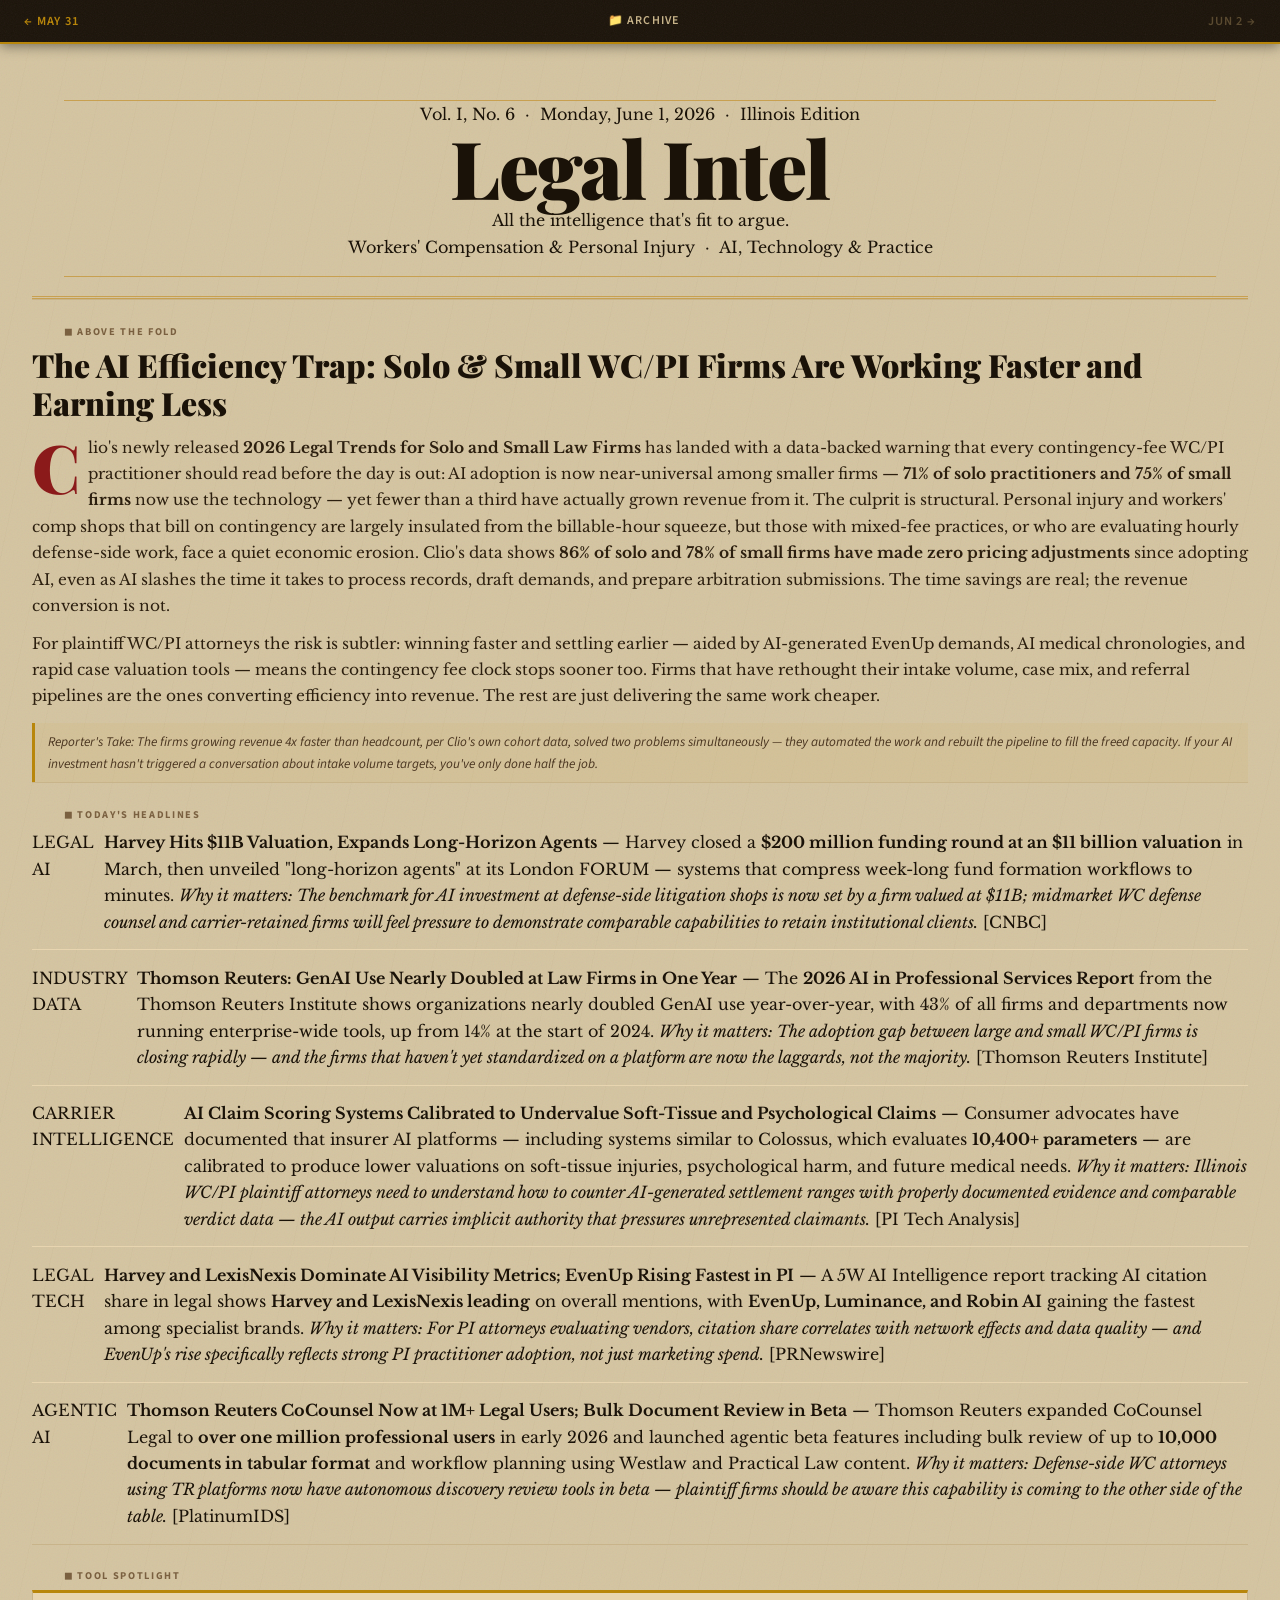
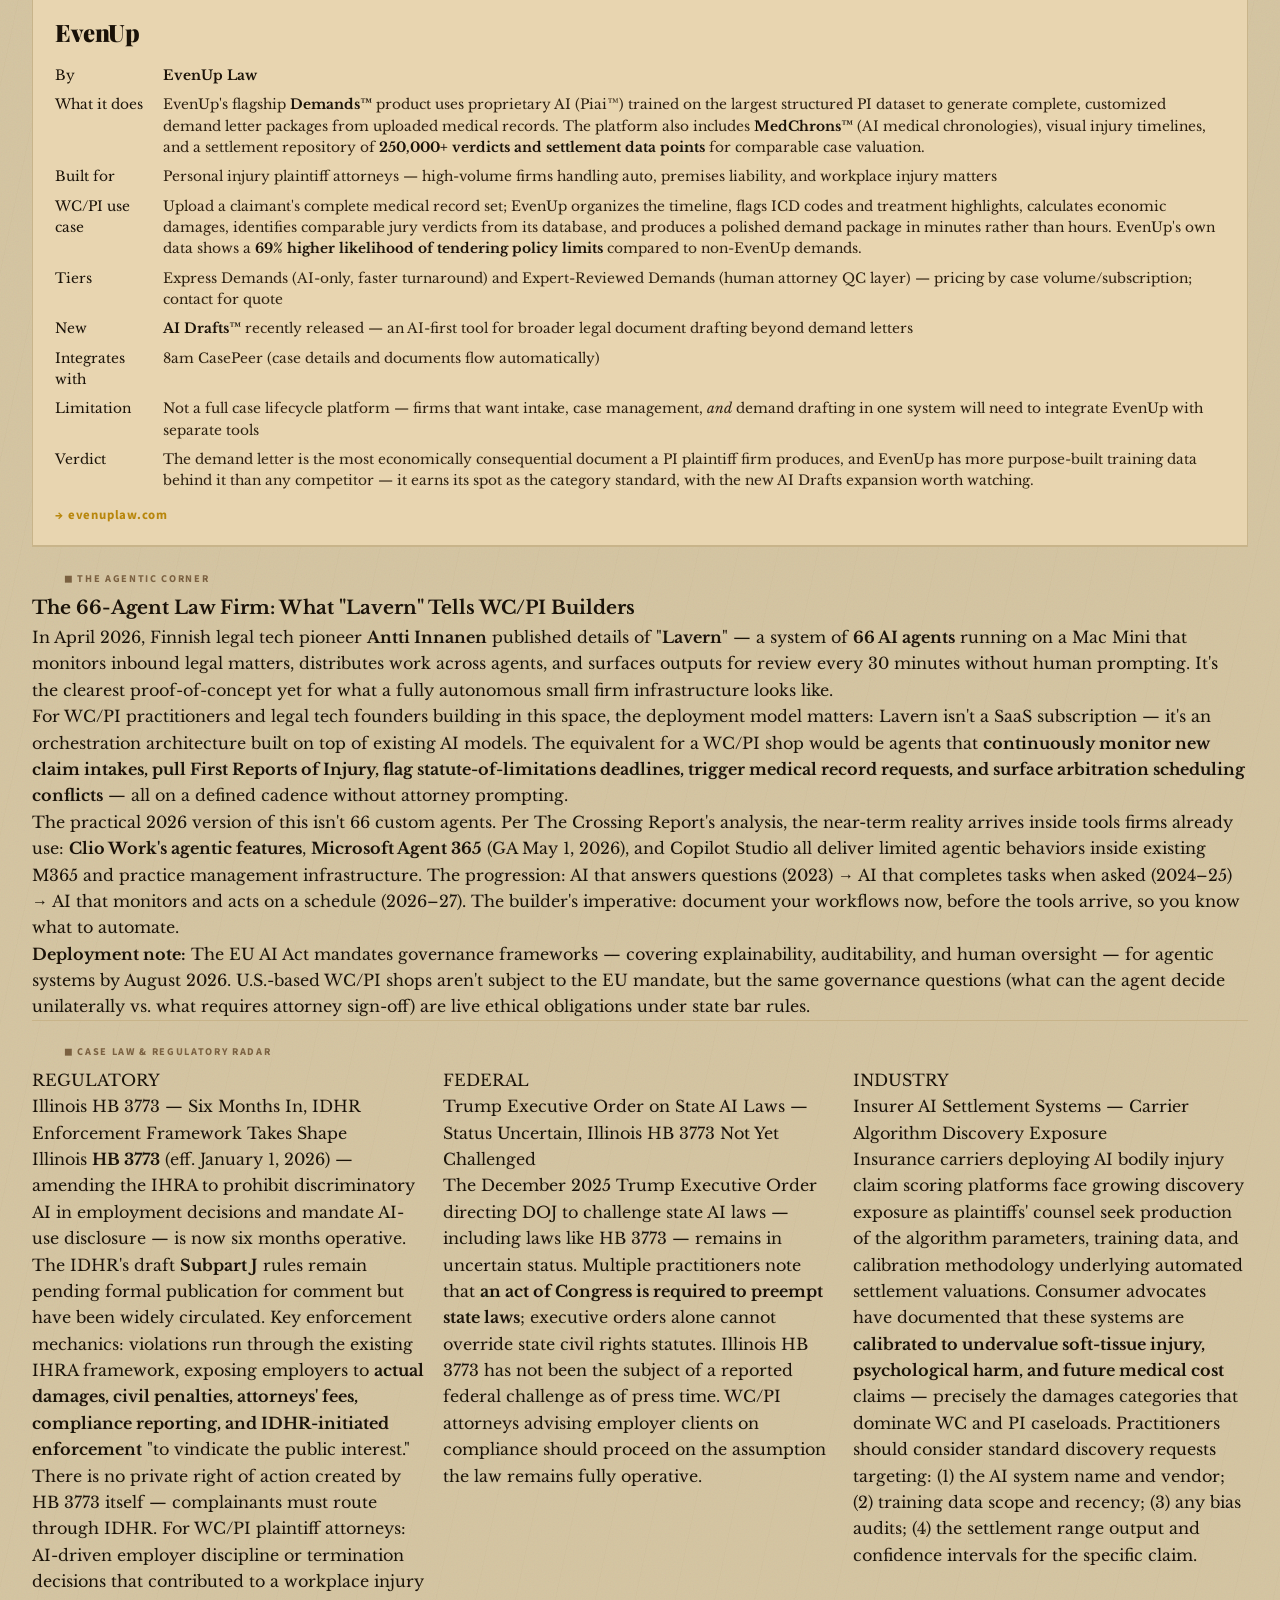
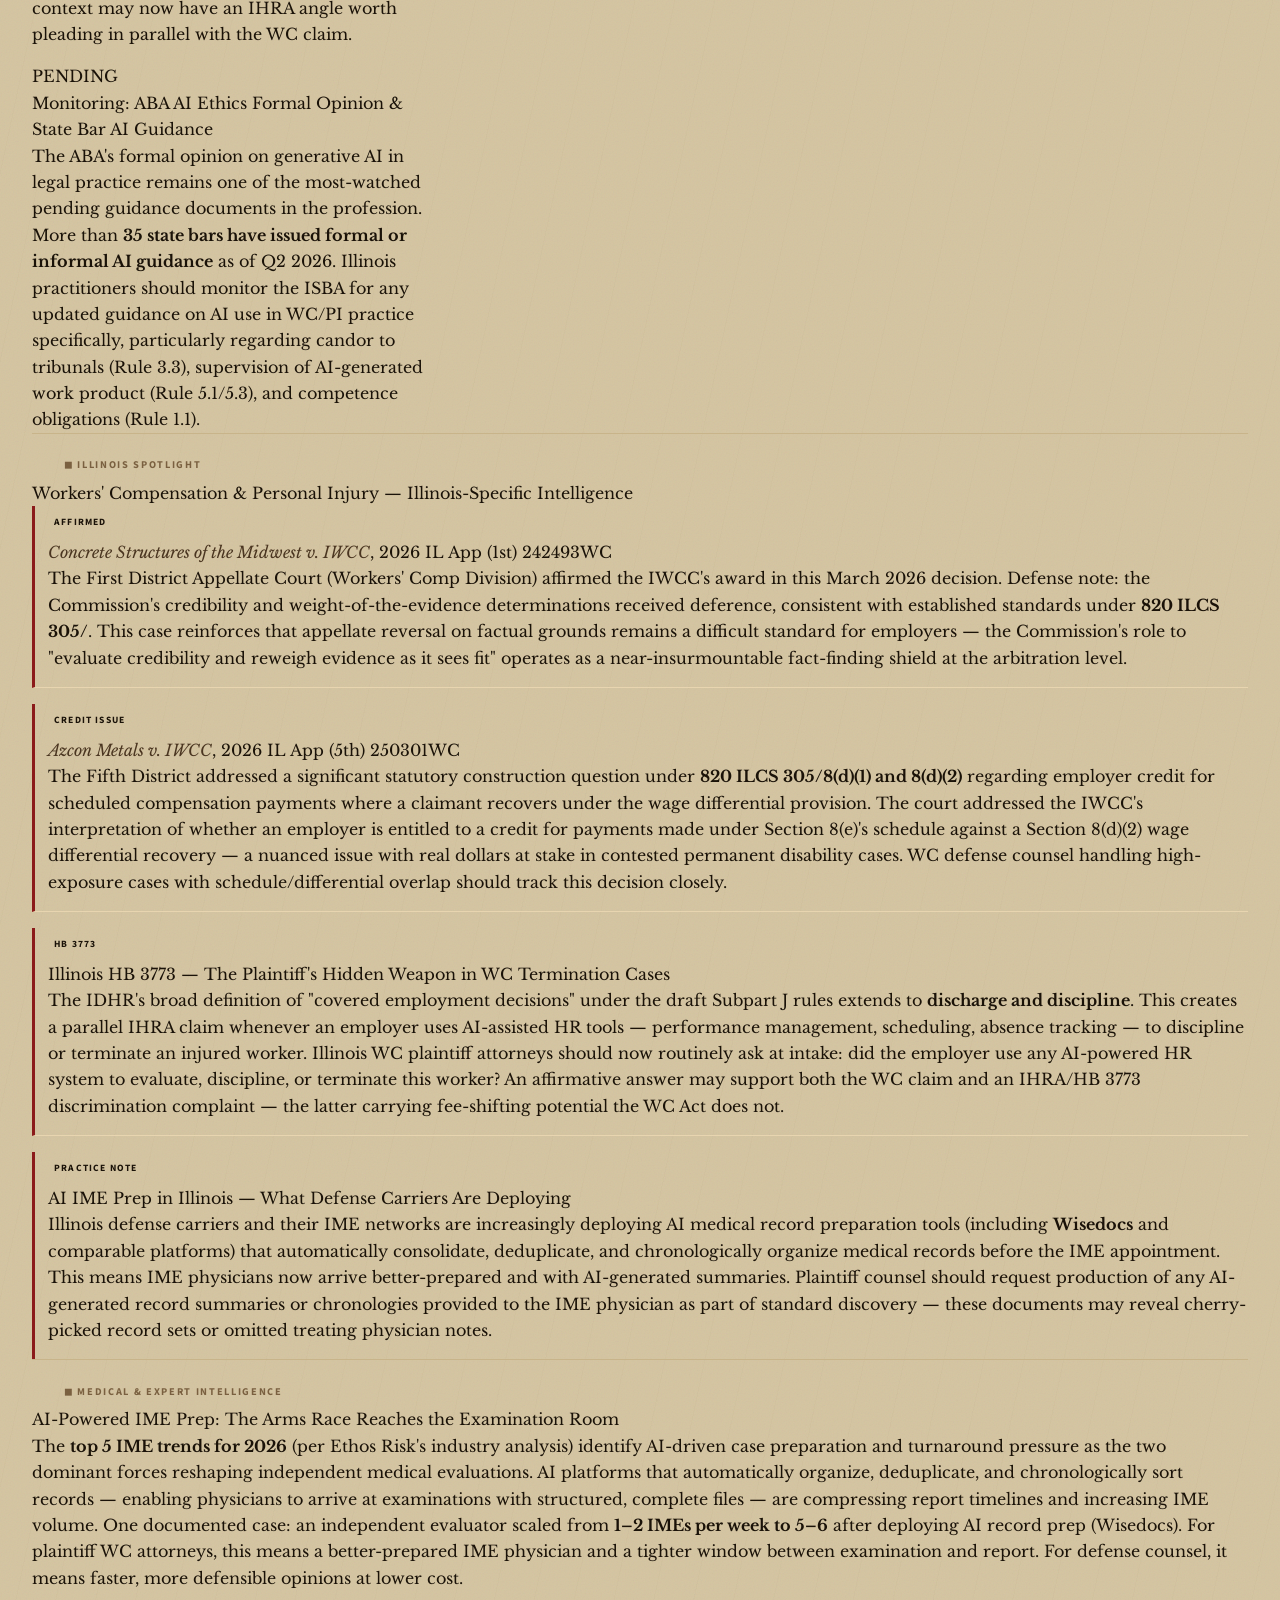
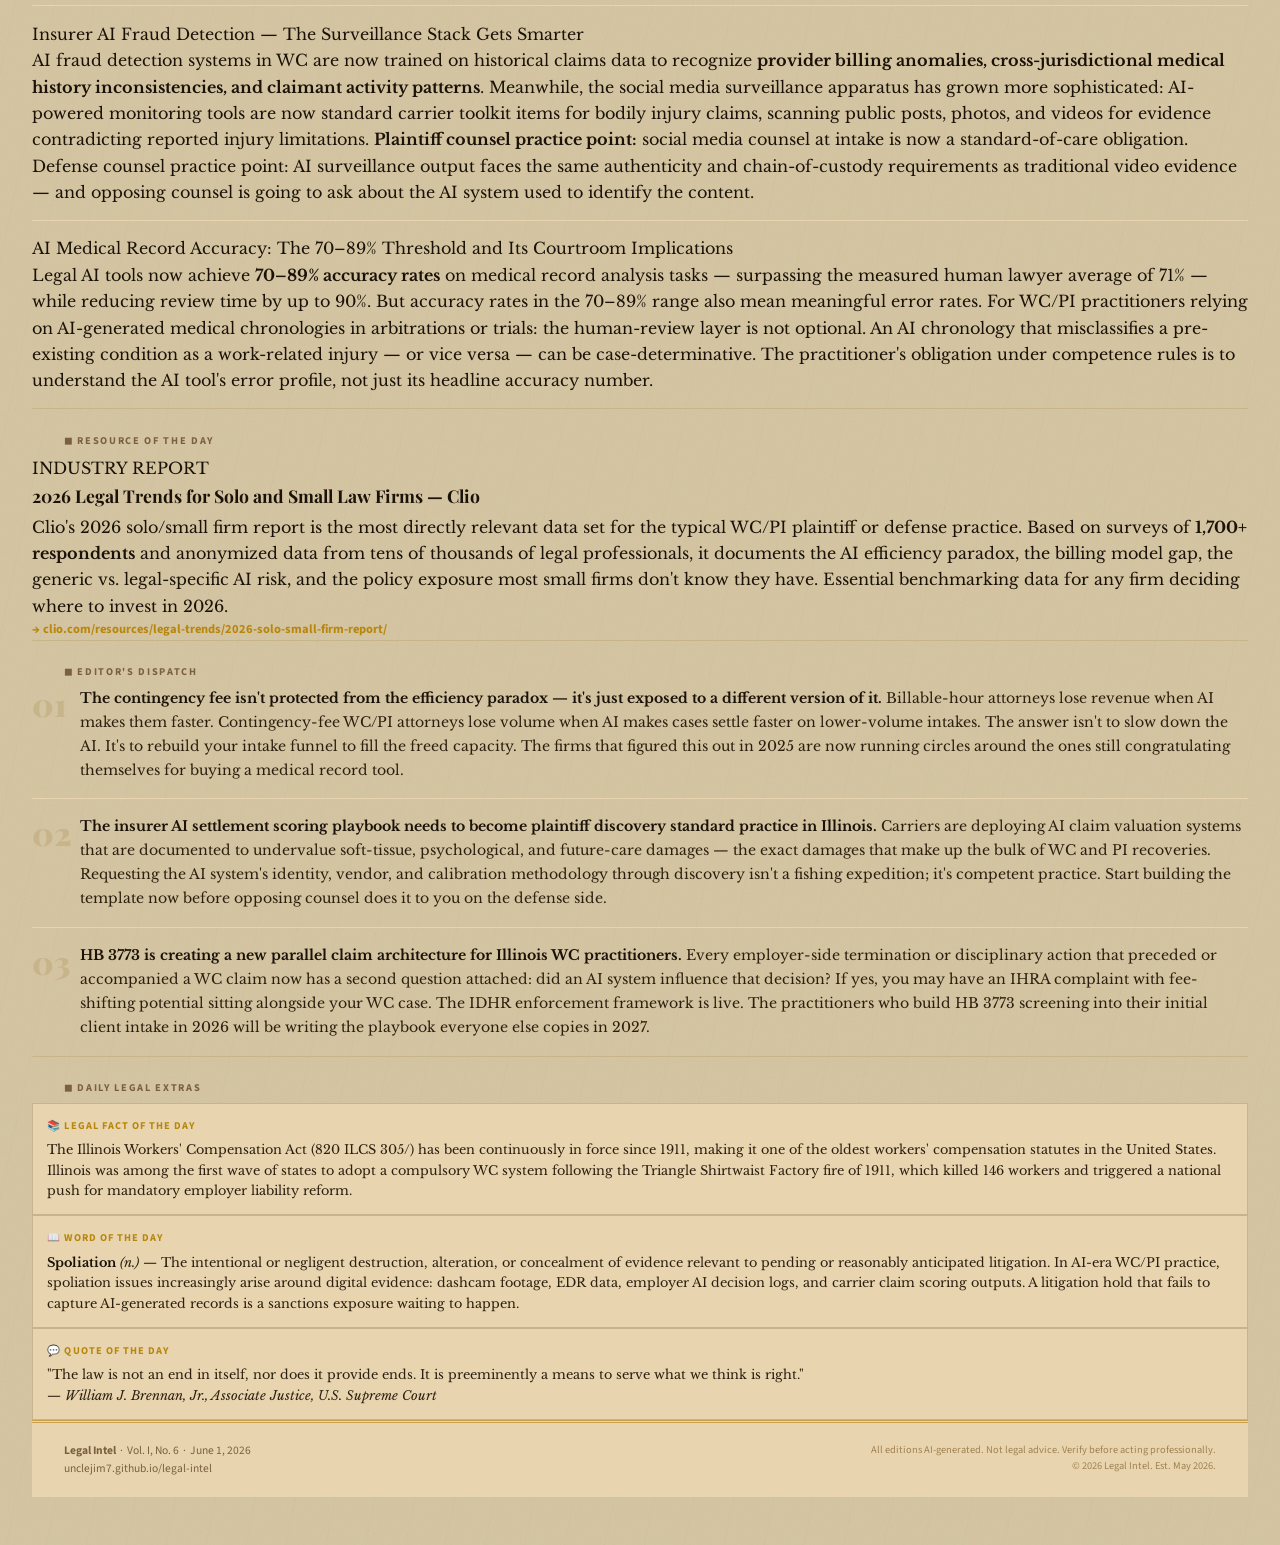
<file: index.html>
<!DOCTYPE html>
<html lang="en">
<head>
<meta charset="UTF-8">
<meta name="viewport" content="width=device-width, initial-scale=1.0">
<title>Legal Intel — June 1, 2026</title>
<link rel="stylesheet" href="legal-intel.css">
</head>
<body>

<!-- ═══════════════════════════════════════════
     EDITION NAV BAR
═══════════════════════════════════════════ -->
<nav class="edition-nav">
  <a href="2026-05-31.html" class="nav-link nav-prev">← May 31</a>
  <a href="archive.html" class="nav-link nav-archive">📁 Archive</a>
  <span class="nav-disabled">Jun 2 →</span>
</nav>

<main class="paper-main">

  <!-- ═══════════════════════════════════════════
       MASTHEAD
  ═══════════════════════════════════════════ -->
  <header class="paper-masthead">
    <div class="masthead-rule top-rule"></div>
    <div class="pub-eyebrow">Vol. I, No. 6 &nbsp;·&nbsp; Monday, June 1, 2026 &nbsp;·&nbsp; Illinois Edition</div>
    <h1 class="pub-title">Legal Intel</h1>
    <p class="pub-tagline">All the intelligence that's fit to argue.</p>
    <div class="pub-meta">
      <span>Workers' Compensation &amp; Personal Injury &nbsp;·&nbsp; AI, Technology &amp; Practice</span>
    </div>
    <div class="masthead-rule bot-rule"></div>
  </header>

  <!-- ═══════════════════════════════════════════
       ABOVE THE FOLD — LEAD STORY
  ═══════════════════════════════════════════ -->
  <section class="section-block lead-section">
    <div class="section-label">◼ ABOVE THE FOLD</div>

    <article class="lead-article">
      <h2 class="lead-headline">The AI Efficiency Trap: Solo &amp; Small WC/PI Firms Are Working Faster and Earning Less</h2>
      <div class="lead-body">
        <p><span class="drop-cap">C</span>lio's newly released <strong>2026 Legal Trends for Solo and Small Law Firms</strong> has landed with a data-backed warning that every contingency-fee WC/PI practitioner should read before the day is out: AI adoption is now near-universal among smaller firms — <strong>71% of solo practitioners and 75% of small firms</strong> now use the technology — yet fewer than a third have actually grown revenue from it. The culprit is structural. Personal injury and workers' comp shops that bill on contingency are largely insulated from the billable-hour squeeze, but those with mixed-fee practices, or who are evaluating hourly defense-side work, face a quiet economic erosion. Clio's data shows <strong>86% of solo and 78% of small firms have made zero pricing adjustments</strong> since adopting AI, even as AI slashes the time it takes to process records, draft demands, and prepare arbitration submissions. The time savings are real; the revenue conversion is not.</p>
        <p>For plaintiff WC/PI attorneys the risk is subtler: winning faster and settling earlier — aided by AI-generated EvenUp demands, AI medical chronologies, and rapid case valuation tools — means the contingency fee clock stops sooner too. Firms that have rethought their intake volume, case mix, and referral pipelines are the ones converting efficiency into revenue. The rest are just delivering the same work cheaper.</p>
      </div>
      <div class="reporters-take">
        <span class="rt-label">Reporter's Take:</span> The firms growing revenue 4x faster than headcount, per Clio's own cohort data, solved two problems simultaneously — they automated the work <em>and</em> rebuilt the pipeline to fill the freed capacity. If your AI investment hasn't triggered a conversation about intake volume targets, you've only done half the job.
      </div>
    </article>
  </section>

  <!-- ═══════════════════════════════════════════
       TODAY'S HEADLINES
  ═══════════════════════════════════════════ -->
  <section class="section-block">
    <div class="section-label">◼ TODAY'S HEADLINES</div>

    <div class="headlines-grid">

      <div class="headline-item">
        <div class="hl-category">LEGAL AI</div>
        <p><strong>Harvey Hits $11B Valuation, Expands Long-Horizon Agents</strong> — Harvey closed a <strong>$200 million funding round at an $11 billion valuation</strong> in March, then unveiled "long-horizon agents" at its London FORUM — systems that compress week-long fund formation workflows to minutes. <em>Why it matters: The benchmark for AI investment at defense-side litigation shops is now set by a firm valued at $11B; midmarket WC defense counsel and carrier-retained firms will feel pressure to demonstrate comparable capabilities to retain institutional clients.</em> <a href="https://www.cnbc.com/2026/03/25/legal-ai-startup-harvey-raises-200-million-at-11-billion-valuation.html" target="_blank">[CNBC]</a></p>
      </div>

      <div class="headline-item">
        <div class="hl-category">INDUSTRY DATA</div>
        <p><strong>Thomson Reuters: GenAI Use Nearly Doubled at Law Firms in One Year</strong> — The <strong>2026 AI in Professional Services Report</strong> from the Thomson Reuters Institute shows organizations nearly doubled GenAI use year-over-year, with 43% of all firms and departments now running enterprise-wide tools, up from 14% at the start of 2024. <em>Why it matters: The adoption gap between large and small WC/PI firms is closing rapidly — and the firms that haven't yet standardized on a platform are now the laggards, not the majority.</em> <a href="https://www.thomsonreuters.com/en-us/posts/technology/agentic-ai-oversight-challenges/" target="_blank">[Thomson Reuters Institute]</a></p>
      </div>

      <div class="headline-item">
        <div class="hl-category">CARRIER INTELLIGENCE</div>
        <p><strong>AI Claim Scoring Systems Calibrated to Undervalue Soft-Tissue and Psychological Claims</strong> — Consumer advocates have documented that insurer AI platforms — including systems similar to Colossus, which evaluates <strong>10,400+ parameters</strong> — are calibrated to produce lower valuations on soft-tissue injuries, psychological harm, and future medical needs. <em>Why it matters: Illinois WC/PI plaintiff attorneys need to understand how to counter AI-generated settlement ranges with properly documented evidence and comparable verdict data — the AI output carries implicit authority that pressures unrepresented claimants.</em> <a href="https://www.californiaaccidentattorneysblog.com/how-ai-and-technology-are-changing-california-personal-injury-claims-in-2026/" target="_blank">[PI Tech Analysis]</a></p>
      </div>

      <div class="headline-item">
        <div class="hl-category">LEGAL TECH</div>
        <p><strong>Harvey and LexisNexis Dominate AI Visibility Metrics; EvenUp Rising Fastest in PI</strong> — A 5W AI Intelligence report tracking AI citation share in legal shows <strong>Harvey and LexisNexis leading</strong> on overall mentions, with <strong>EvenUp, Luminance, and Robin AI</strong> gaining the fastest among specialist brands. <em>Why it matters: For PI attorneys evaluating vendors, citation share correlates with network effects and data quality — and EvenUp's rise specifically reflects strong PI practitioner adoption, not just marketing spend.</em> <a href="https://www.prnewswire.com/news-releases/harvey-and-lexis-dominate-legal-ai-visibility-according-to-5w-ai-intelligence-302776391.html" target="_blank">[PRNewswire]</a></p>
      </div>

      <div class="headline-item">
        <div class="hl-category">AGENTIC AI</div>
        <p><strong>Thomson Reuters CoCounsel Now at 1M+ Legal Users; Bulk Document Review in Beta</strong> — Thomson Reuters expanded CoCounsel Legal to <strong>over one million professional users</strong> in early 2026 and launched agentic beta features including bulk review of up to <strong>10,000 documents in tabular format</strong> and workflow planning using Westlaw and Practical Law content. <em>Why it matters: Defense-side WC attorneys using TR platforms now have autonomous discovery review tools in beta — plaintiff firms should be aware this capability is coming to the other side of the table.</em> <a href="https://blog.platinumids.com/blog/agentic-ai-legal-technology" target="_blank">[PlatinumIDS]</a></p>
      </div>

    </div>
  </section>

  <!-- ═══════════════════════════════════════════
       TOOL SPOTLIGHT
  ═══════════════════════════════════════════ -->
  <section class="section-block">
    <div class="section-label">◼ TOOL SPOTLIGHT</div>

    <div class="tool-card">
      <div class="tool-name">EvenUp</div>
      <div class="tool-rows">
        <div class="tool-row"><span class="tool-lbl">By</span><span class="tool-val"><strong>EvenUp Law</strong></span></div>
        <div class="tool-row"><span class="tool-lbl">What it does</span><span class="tool-val">EvenUp's flagship <strong>Demands™</strong> product uses proprietary AI (Piai™) trained on the largest structured PI dataset to generate complete, customized demand letter packages from uploaded medical records. The platform also includes <strong>MedChrons™</strong> (AI medical chronologies), visual injury timelines, and a settlement repository of <strong>250,000+ verdicts and settlement data points</strong> for comparable case valuation.</span></div>
        <div class="tool-row"><span class="tool-lbl">Built for</span><span class="tool-val">Personal injury plaintiff attorneys — high-volume firms handling auto, premises liability, and workplace injury matters</span></div>
        <div class="tool-row"><span class="tool-lbl">WC/PI use case</span><span class="tool-val">Upload a claimant's complete medical record set; EvenUp organizes the timeline, flags ICD codes and treatment highlights, calculates economic damages, identifies comparable jury verdicts from its database, and produces a polished demand package in minutes rather than hours. EvenUp's own data shows a <strong>69% higher likelihood of tendering policy limits</strong> compared to non-EvenUp demands.</span></div>
        <div class="tool-row"><span class="tool-lbl">Tiers</span><span class="tool-val">Express Demands (AI-only, faster turnaround) and Expert-Reviewed Demands (human attorney QC layer) — pricing by case volume/subscription; contact for quote</span></div>
        <div class="tool-row"><span class="tool-lbl">New</span><span class="tool-val"><strong>AI Drafts™</strong> recently released — an AI-first tool for broader legal document drafting beyond demand letters</span></div>
        <div class="tool-row"><span class="tool-lbl">Integrates with</span><span class="tool-val">8am CasePeer (case details and documents flow automatically)</span></div>
        <div class="tool-row"><span class="tool-lbl">Limitation</span><span class="tool-val">Not a full case lifecycle platform — firms that want intake, case management, <em>and</em> demand drafting in one system will need to integrate EvenUp with separate tools</span></div>
        <div class="tool-row"><span class="tool-lbl">Verdict</span><span class="tool-val">The demand letter is the most economically consequential document a PI plaintiff firm produces, and EvenUp has more purpose-built training data behind it than any competitor — it earns its spot as the category standard, with the new AI Drafts expansion worth watching.</span></div>
      </div>
      <div class="tool-link"><a href="https://www.evenuplaw.com" target="_blank">→ evenuplaw.com</a></div>
    </div>
  </section>

  <!-- ═══════════════════════════════════════════
       THE AGENTIC CORNER
  ═══════════════════════════════════════════ -->
  <section class="section-block">
    <div class="section-label">◼ THE AGENTIC CORNER</div>

    <div class="agentic-block">
      <h3 class="agentic-head">The 66-Agent Law Firm: What "Lavern" Tells WC/PI Builders</h3>
      <p>In April 2026, Finnish legal tech pioneer <strong>Antti Innanen</strong> published details of "<strong>Lavern</strong>" — a system of <strong>66 AI agents</strong> running on a Mac Mini that monitors inbound legal matters, distributes work across agents, and surfaces outputs for review every 30 minutes without human prompting. It's the clearest proof-of-concept yet for what a fully autonomous small firm infrastructure looks like.</p>
      <p>For WC/PI practitioners and legal tech founders building in this space, the deployment model matters: Lavern isn't a SaaS subscription — it's an orchestration architecture built on top of existing AI models. The equivalent for a WC/PI shop would be agents that <strong>continuously monitor new claim intakes, pull First Reports of Injury, flag statute-of-limitations deadlines, trigger medical record requests, and surface arbitration scheduling conflicts</strong> — all on a defined cadence without attorney prompting.</p>
      <p>The practical 2026 version of this isn't 66 custom agents. Per The Crossing Report's analysis, the near-term reality arrives inside tools firms already use: <strong>Clio Work's agentic features</strong>, <strong>Microsoft Agent 365</strong> (GA May 1, 2026), and Copilot Studio all deliver limited agentic behaviors inside existing M365 and practice management infrastructure. The progression: AI that answers questions (2023) → AI that completes tasks when asked (2024–25) → AI that monitors and acts on a schedule (2026–27). The builder's imperative: document your workflows now, before the tools arrive, so you know what to automate.</p>
      <div class="agentic-footer"><strong>Deployment note:</strong> The EU AI Act mandates governance frameworks — covering explainability, auditability, and human oversight — for agentic systems by August 2026. U.S.-based WC/PI shops aren't subject to the EU mandate, but the same governance questions (what can the agent decide unilaterally vs. what requires attorney sign-off) are live ethical obligations under state bar rules.</div>
    </div>
  </section>

  <!-- ═══════════════════════════════════════════
       CASE LAW & REGULATORY RADAR
  ═══════════════════════════════════════════ -->
  <section class="section-block">
    <div class="section-label">◼ CASE LAW &amp; REGULATORY RADAR</div>

    <div class="caselaw-grid">

      <div class="caselaw-item">
        <div class="cl-tag tag-regulatory">REGULATORY</div>
        <div class="cl-head">Illinois HB 3773 — Six Months In, IDHR Enforcement Framework Takes Shape</div>
        <div class="cl-body">Illinois <strong>HB 3773</strong> (eff. January 1, 2026) — amending the IHRA to prohibit discriminatory AI in employment decisions and mandate AI-use disclosure — is now six months operative. The IDHR's draft <strong>Subpart J</strong> rules remain pending formal publication for comment but have been widely circulated. Key enforcement mechanics: violations run through the existing IHRA framework, exposing employers to <strong>actual damages, civil penalties, attorneys' fees, compliance reporting, and IDHR-initiated enforcement</strong> "to vindicate the public interest." There is no private right of action created by HB 3773 itself — complainants must route through IDHR. For WC/PI plaintiff attorneys: AI-driven employer discipline or termination decisions that contributed to a workplace injury context may now have an IHRA angle worth pleading in parallel with the WC claim.</div>
      </div>

      <div class="caselaw-item">
        <div class="cl-tag tag-federal">FEDERAL</div>
        <div class="cl-head">Trump Executive Order on State AI Laws — Status Uncertain, Illinois HB 3773 Not Yet Challenged</div>
        <div class="cl-body">The December 2025 Trump Executive Order directing DOJ to challenge state AI laws — including laws like HB 3773 — remains in uncertain status. Multiple practitioners note that <strong>an act of Congress is required to preempt state laws</strong>; executive orders alone cannot override state civil rights statutes. Illinois HB 3773 has not been the subject of a reported federal challenge as of press time. WC/PI attorneys advising employer clients on compliance should proceed on the assumption the law remains fully operative.</div>
      </div>

      <div class="caselaw-item">
        <div class="cl-tag tag-industry">INDUSTRY</div>
        <div class="cl-head">Insurer AI Settlement Systems — Carrier Algorithm Discovery Exposure</div>
        <div class="cl-body">Insurance carriers deploying AI bodily injury claim scoring platforms face growing discovery exposure as plaintiffs' counsel seek production of the algorithm parameters, training data, and calibration methodology underlying automated settlement valuations. Consumer advocates have documented that these systems are <strong>calibrated to undervalue soft-tissue injury, psychological harm, and future medical cost</strong> claims — precisely the damages categories that dominate WC and PI caseloads. Practitioners should consider standard discovery requests targeting: (1) the AI system name and vendor; (2) training data scope and recency; (3) any bias audits; (4) the settlement range output and confidence intervals for the specific claim.</div>
      </div>

      <div class="caselaw-item">
        <div class="cl-tag tag-regulatory">PENDING</div>
        <div class="cl-head">Monitoring: ABA AI Ethics Formal Opinion &amp; State Bar AI Guidance</div>
        <div class="cl-body">The ABA's formal opinion on generative AI in legal practice remains one of the most-watched pending guidance documents in the profession. More than <strong>35 state bars have issued formal or informal AI guidance</strong> as of Q2 2026. Illinois practitioners should monitor the ISBA for any updated guidance on AI use in WC/PI practice specifically, particularly regarding candor to tribunals (Rule 3.3), supervision of AI-generated work product (Rule 5.1/5.3), and competence obligations (Rule 1.1).</div>
      </div>

    </div>
  </section>

  <!-- ═══════════════════════════════════════════
       ILLINOIS SPOTLIGHT
  ═══════════════════════════════════════════ -->
  <section class="section-block">
    <div class="section-label">◼ ILLINOIS SPOTLIGHT</div>
    <div class="il-subtitle">Workers' Compensation &amp; Personal Injury — Illinois-Specific Intelligence</div>

    <div class="il-grid">

      <div class="il-item">
        <div class="il-tag tag-affirmed">AFFIRMED</div>
        <div class="il-case"><em>Concrete Structures of the Midwest v. IWCC</em>, 2026 IL App (1st) 242493WC</div>
        <div class="il-body">The First District Appellate Court (Workers' Comp Division) affirmed the IWCC's award in this March 2026 decision. Defense note: the Commission's credibility and weight-of-the-evidence determinations received deference, consistent with established standards under <strong>820 ILCS 305/</strong>. This case reinforces that appellate reversal on factual grounds remains a difficult standard for employers — the Commission's role to "evaluate credibility and reweigh evidence as it sees fit" operates as a near-insurmountable fact-finding shield at the arbitration level.</div>
      </div>

      <div class="il-item">
        <div class="il-tag tag-credit">CREDIT ISSUE</div>
        <div class="il-case"><em>Azcon Metals v. IWCC</em>, 2026 IL App (5th) 250301WC</div>
        <div class="il-body">The Fifth District addressed a significant statutory construction question under <strong>820 ILCS 305/8(d)(1) and 8(d)(2)</strong> regarding employer credit for scheduled compensation payments where a claimant recovers under the wage differential provision. The court addressed the IWCC's interpretation of whether an employer is entitled to a credit for payments made under Section 8(e)'s schedule against a Section 8(d)(2) wage differential recovery — a nuanced issue with real dollars at stake in contested permanent disability cases. WC defense counsel handling high-exposure cases with schedule/differential overlap should track this decision closely.</div>
      </div>

      <div class="il-item">
        <div class="il-tag tag-statute">HB 3773</div>
        <div class="il-case">Illinois HB 3773 — The Plaintiff's Hidden Weapon in WC Termination Cases</div>
        <div class="il-body">The IDHR's broad definition of "covered employment decisions" under the draft Subpart J rules extends to <strong>discharge and discipline</strong>. This creates a parallel IHRA claim whenever an employer uses AI-assisted HR tools — performance management, scheduling, absence tracking — to discipline or terminate an injured worker. Illinois WC plaintiff attorneys should now routinely ask at intake: did the employer use any AI-powered HR system to evaluate, discipline, or terminate this worker? An affirmative answer may support both the WC claim and an IHRA/HB 3773 discrimination complaint — the latter carrying fee-shifting potential the WC Act does not.</div>
      </div>

      <div class="il-item">
        <div class="il-tag tag-practice">PRACTICE NOTE</div>
        <div class="il-case">AI IME Prep in Illinois — What Defense Carriers Are Deploying</div>
        <div class="il-body">Illinois defense carriers and their IME networks are increasingly deploying AI medical record preparation tools (including <strong>Wisedocs</strong> and comparable platforms) that automatically consolidate, deduplicate, and chronologically organize medical records before the IME appointment. This means IME physicians now arrive better-prepared and with AI-generated summaries. Plaintiff counsel should request production of any AI-generated record summaries or chronologies provided to the IME physician as part of standard discovery — these documents may reveal cherry-picked record sets or omitted treating physician notes.</div>
      </div>

    </div>
  </section>

  <!-- ═══════════════════════════════════════════
       MEDICAL & EXPERT INTELLIGENCE
  ═══════════════════════════════════════════ -->
  <section class="section-block">
    <div class="section-label">◼ MEDICAL &amp; EXPERT INTELLIGENCE</div>

    <div class="medical-grid">

      <div class="med-item">
        <div class="med-head">AI-Powered IME Prep: The Arms Race Reaches the Examination Room</div>
        <div class="med-body">The <strong>top 5 IME trends for 2026</strong> (per Ethos Risk's industry analysis) identify AI-driven case preparation and turnaround pressure as the two dominant forces reshaping independent medical evaluations. AI platforms that automatically organize, deduplicate, and chronologically sort records — enabling physicians to arrive at examinations with structured, complete files — are compressing report timelines and increasing IME volume. One documented case: an independent evaluator scaled from <strong>1–2 IMEs per week to 5–6</strong> after deploying AI record prep (Wisedocs). For plaintiff WC attorneys, this means a better-prepared IME physician and a tighter window between examination and report. For defense counsel, it means faster, more defensible opinions at lower cost.</div>
      </div>

      <div class="med-item">
        <div class="med-head">Insurer AI Fraud Detection — The Surveillance Stack Gets Smarter</div>
        <div class="med-body">AI fraud detection systems in WC are now trained on historical claims data to recognize <strong>provider billing anomalies, cross-jurisdictional medical history inconsistencies, and claimant activity patterns</strong>. Meanwhile, the social media surveillance apparatus has grown more sophisticated: AI-powered monitoring tools are now standard carrier toolkit items for bodily injury claims, scanning public posts, photos, and videos for evidence contradicting reported injury limitations. <strong>Plaintiff counsel practice point:</strong> social media counsel at intake is now a standard-of-care obligation. Defense counsel practice point: AI surveillance output faces the same authenticity and chain-of-custody requirements as traditional video evidence — and opposing counsel is going to ask about the AI system used to identify the content.</div>
      </div>

      <div class="med-item">
        <div class="med-head">AI Medical Record Accuracy: The 70–89% Threshold and Its Courtroom Implications</div>
        <div class="med-body">Legal AI tools now achieve <strong>70–89% accuracy rates</strong> on medical record analysis tasks — surpassing the measured human lawyer average of 71% — while reducing review time by up to 90%. But accuracy rates in the 70–89% range also mean meaningful error rates. For WC/PI practitioners relying on AI-generated medical chronologies in arbitrations or trials: the human-review layer is not optional. An AI chronology that misclassifies a pre-existing condition as a work-related injury — or vice versa — can be case-determinative. The practitioner's obligation under competence rules is to understand the AI tool's error profile, not just its headline accuracy number.</div>
      </div>

    </div>
  </section>

  <!-- ═══════════════════════════════════════════
       RESOURCE OF THE DAY
  ═══════════════════════════════════════════ -->
  <section class="section-block">
    <div class="section-label">◼ RESOURCE OF THE DAY</div>

    <div class="resource-box">
      <div class="resource-type">INDUSTRY REPORT</div>
      <div class="resource-title">2026 Legal Trends for Solo and Small Law Firms — Clio</div>
      <div class="resource-desc">Clio's 2026 solo/small firm report is the most directly relevant data set for the typical WC/PI plaintiff or defense practice. Based on surveys of <strong>1,700+ respondents</strong> and anonymized data from tens of thousands of legal professionals, it documents the AI efficiency paradox, the billing model gap, the generic vs. legal-specific AI risk, and the policy exposure most small firms don't know they have. Essential benchmarking data for any firm deciding where to invest in 2026.</div>
      <div class="resource-link"><a href="https://www.clio.com/resources/legal-trends/2026-solo-small-firm-report/" target="_blank">→ clio.com/resources/legal-trends/2026-solo-small-firm-report/</a></div>
    </div>
  </section>

  <!-- ═══════════════════════════════════════════
       EDITOR'S DISPATCH
  ═══════════════════════════════════════════ -->
  <section class="section-block">
    <div class="section-label">◼ EDITOR'S DISPATCH</div>
    <div class="dispatch-grid">

      <div class="dispatch-item">
        <div class="dispatch-num">01</div>
        <div class="dispatch-text"><strong>The contingency fee isn't protected from the efficiency paradox — it's just exposed to a different version of it.</strong> Billable-hour attorneys lose revenue when AI makes them faster. Contingency-fee WC/PI attorneys lose volume when AI makes cases settle faster on lower-volume intakes. The answer isn't to slow down the AI. It's to rebuild your intake funnel to fill the freed capacity. The firms that figured this out in 2025 are now running circles around the ones still congratulating themselves for buying a medical record tool.</div>
      </div>

      <div class="dispatch-item">
        <div class="dispatch-num">02</div>
        <div class="dispatch-text"><strong>The insurer AI settlement scoring playbook needs to become plaintiff discovery standard practice in Illinois.</strong> Carriers are deploying AI claim valuation systems that are documented to undervalue soft-tissue, psychological, and future-care damages — the exact damages that make up the bulk of WC and PI recoveries. Requesting the AI system's identity, vendor, and calibration methodology through discovery isn't a fishing expedition; it's competent practice. Start building the template now before opposing counsel does it to you on the defense side.</div>
      </div>

      <div class="dispatch-item">
        <div class="dispatch-num">03</div>
        <div class="dispatch-text"><strong>HB 3773 is creating a new parallel claim architecture for Illinois WC practitioners.</strong> Every employer-side termination or disciplinary action that preceded or accompanied a WC claim now has a second question attached: did an AI system influence that decision? If yes, you may have an IHRA complaint with fee-shifting potential sitting alongside your WC case. The IDHR enforcement framework is live. The practitioners who build HB 3773 screening into their initial client intake in 2026 will be writing the playbook everyone else copies in 2027.</div>
      </div>

    </div>
  </section>

  <!-- ═══════════════════════════════════════════
       DAILY LEGAL TRIVIA
  ═══════════════════════════════════════════ -->
  <section class="section-block daily-section">
    <div class="section-label">◼ DAILY LEGAL EXTRAS</div>
    <div class="daily-grid">
      <div class="daily-item">
        <div class="daily-label">📚 Legal Fact of the Day</div>
        <div class="daily-text">The Illinois Workers' Compensation Act (820 ILCS 305/) has been continuously in force since 1911, making it one of the oldest workers' compensation statutes in the United States. Illinois was among the first wave of states to adopt a compulsory WC system following the Triangle Shirtwaist Factory fire of 1911, which killed 146 workers and triggered a national push for mandatory employer liability reform.</div>
      </div>
      <div class="daily-item">
        <div class="daily-label">📖 Word of the Day</div>
        <div class="daily-text"><strong>Spoliation</strong> <em>(n.)</em> — The intentional or negligent destruction, alteration, or concealment of evidence relevant to pending or reasonably anticipated litigation. In AI-era WC/PI practice, spoliation issues increasingly arise around digital evidence: dashcam footage, EDR data, employer AI decision logs, and carrier claim scoring outputs. A litigation hold that fails to capture AI-generated records is a sanctions exposure waiting to happen.</div>
      </div>
      <div class="daily-item">
        <div class="daily-label">💬 Quote of the Day</div>
        <div class="daily-text">"The law is not an end in itself, nor does it provide ends. It is preeminently a means to serve what we think is right."<br><em>— William J. Brennan, Jr., Associate Justice, U.S. Supreme Court</em></div>
      </div>
    </div>
  </section>

  <!-- ═══════════════════════════════════════════
       FOOTER
  ═══════════════════════════════════════════ -->
  <footer class="paper-footer">
    <div>
      <strong>Legal Intel</strong> &nbsp;·&nbsp; Vol. I, No. 6 &nbsp;·&nbsp; June 1, 2026<br>
      unclejim7.github.io/legal-intel
    </div>
    <div class="footer-legal">
      All editions AI-generated. Not legal advice. Verify before acting professionally.<br>
      © 2026 Legal Intel. Est. May 2026.
    </div>
  </footer>

</main>

<script>
(function() {
  const els = document.querySelectorAll('.headline-item, .caselaw-item, .il-item, .dispatch-item, .tool-card, .agentic-block, .resource-box, .med-item');
  els.forEach(el => el.classList.add('reveal-ready'));
  const io = new IntersectionObserver((entries) => {
    entries.forEach(e => { if (e.isIntersecting) { e.target.classList.add('in-view'); io.unobserve(e.target); } });
  }, { threshold: 0.08 });
  els.forEach(el => io.observe(el));
})();
</script>

</body>
</html>
</file>
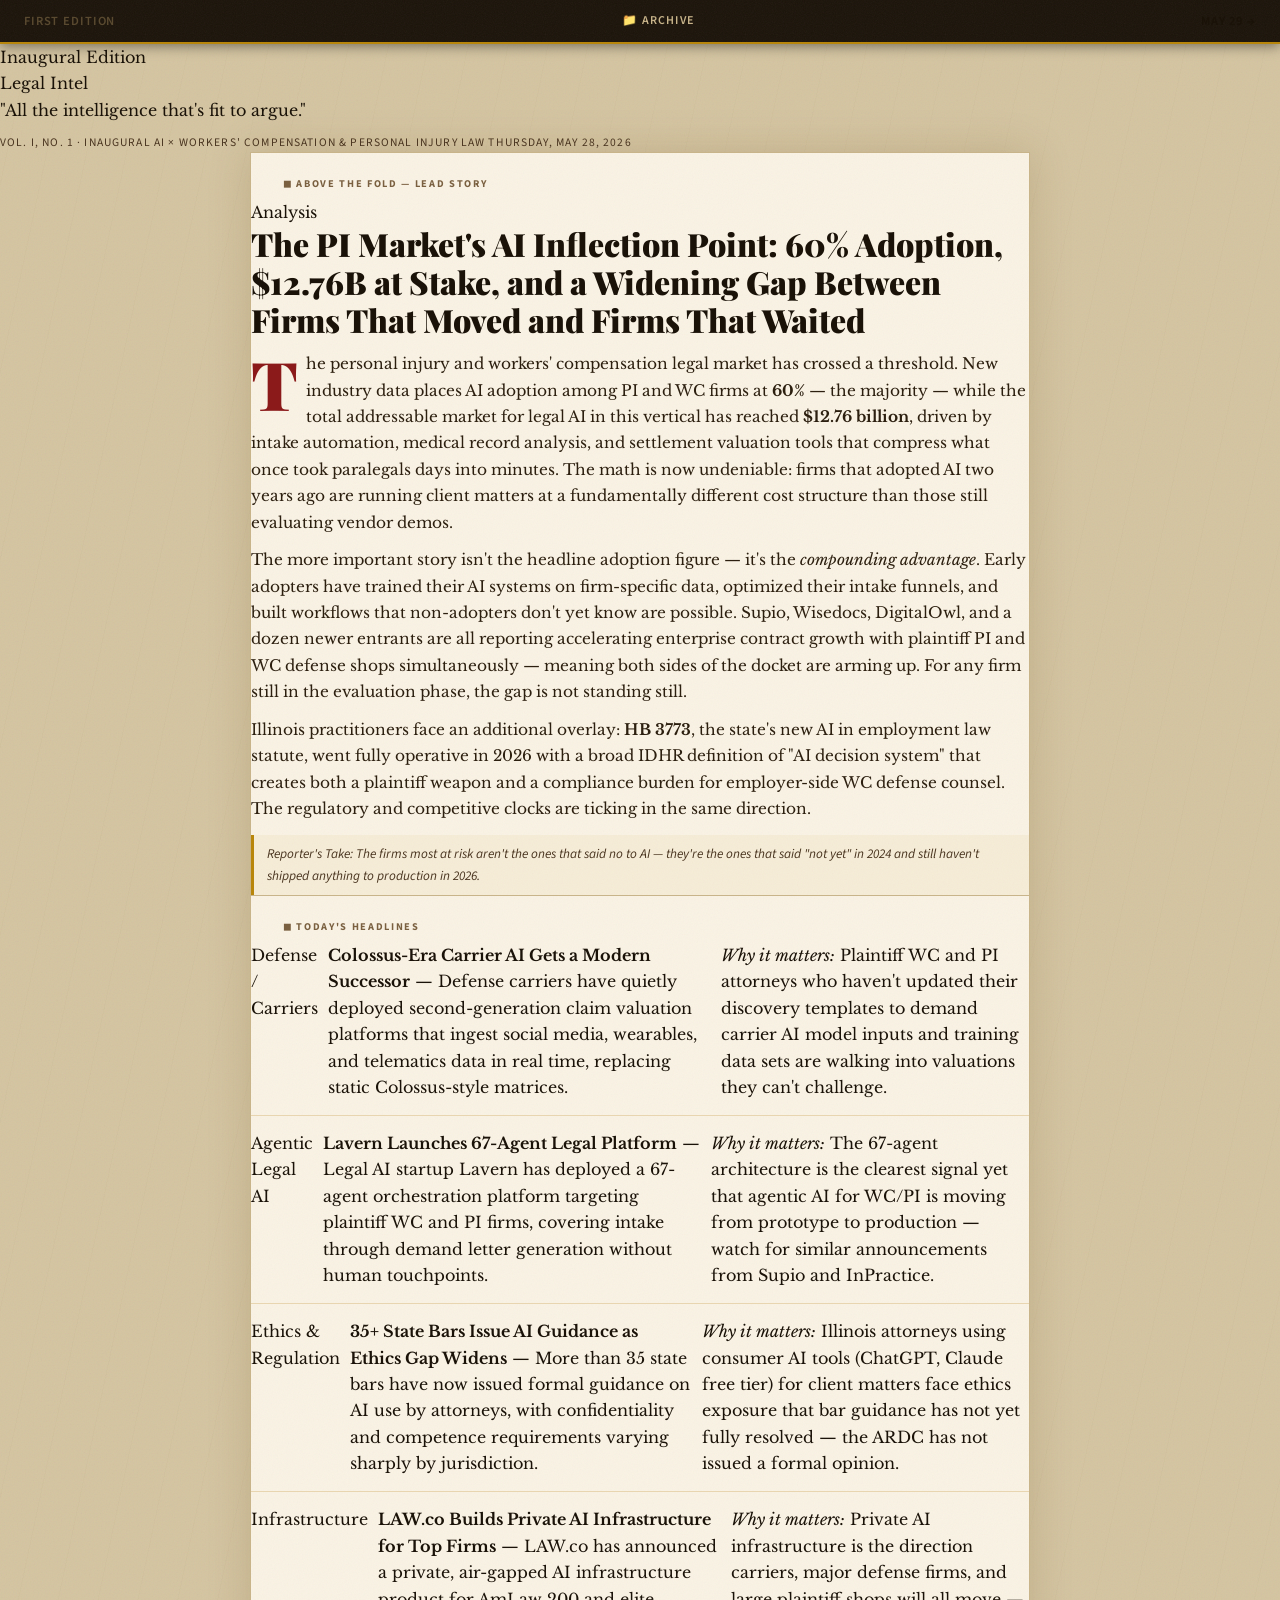
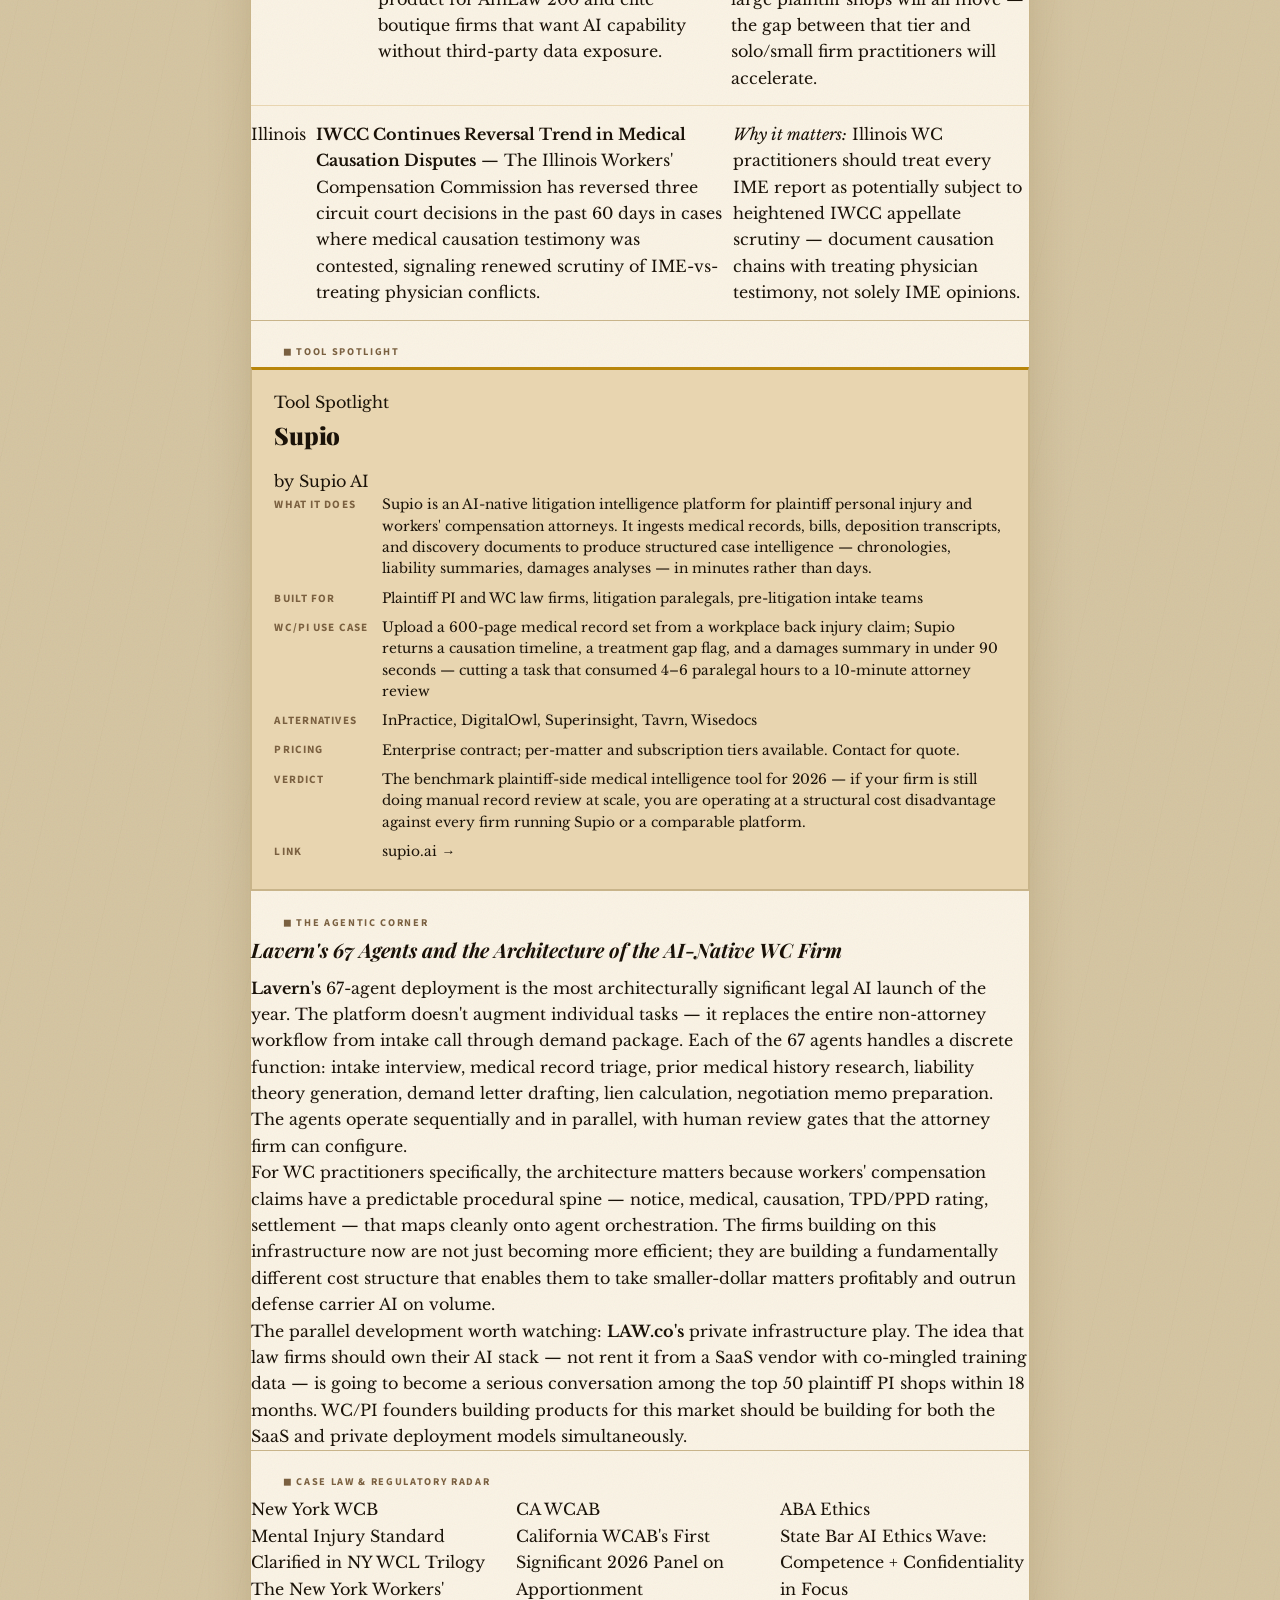
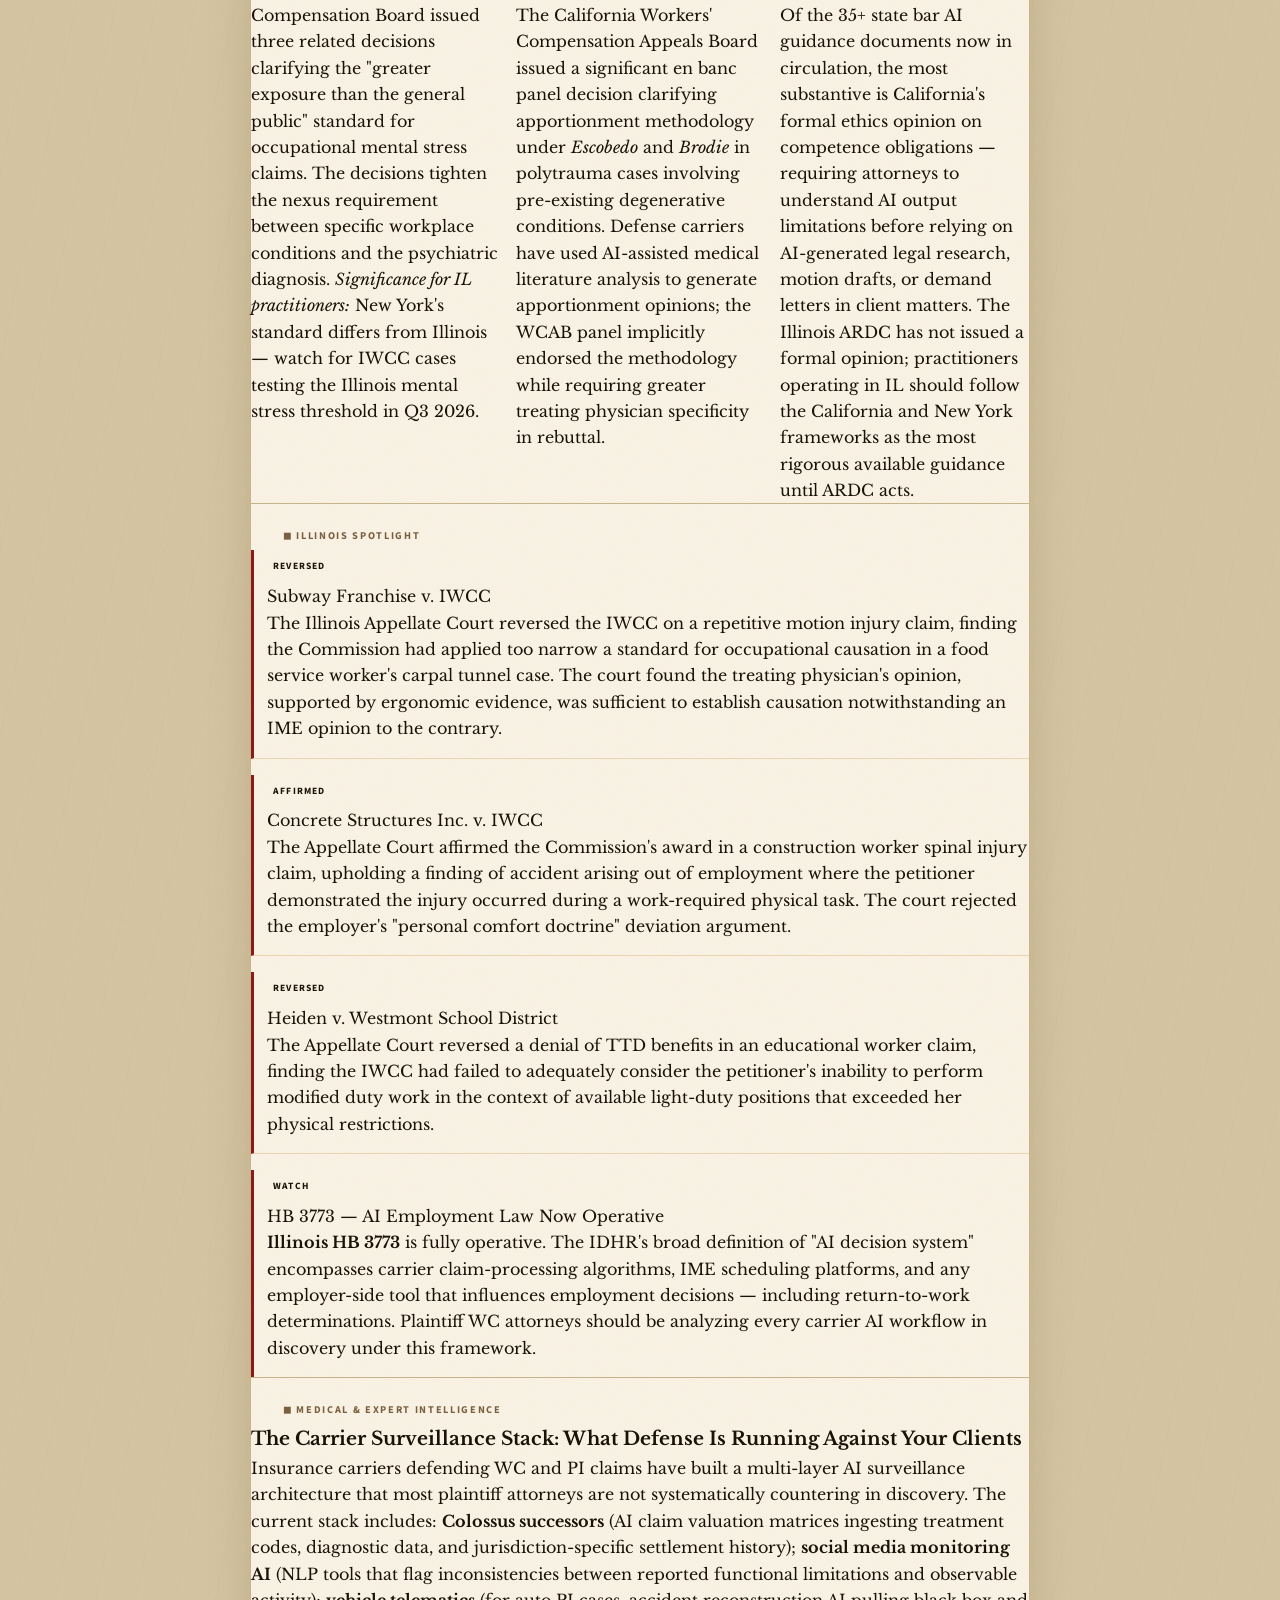
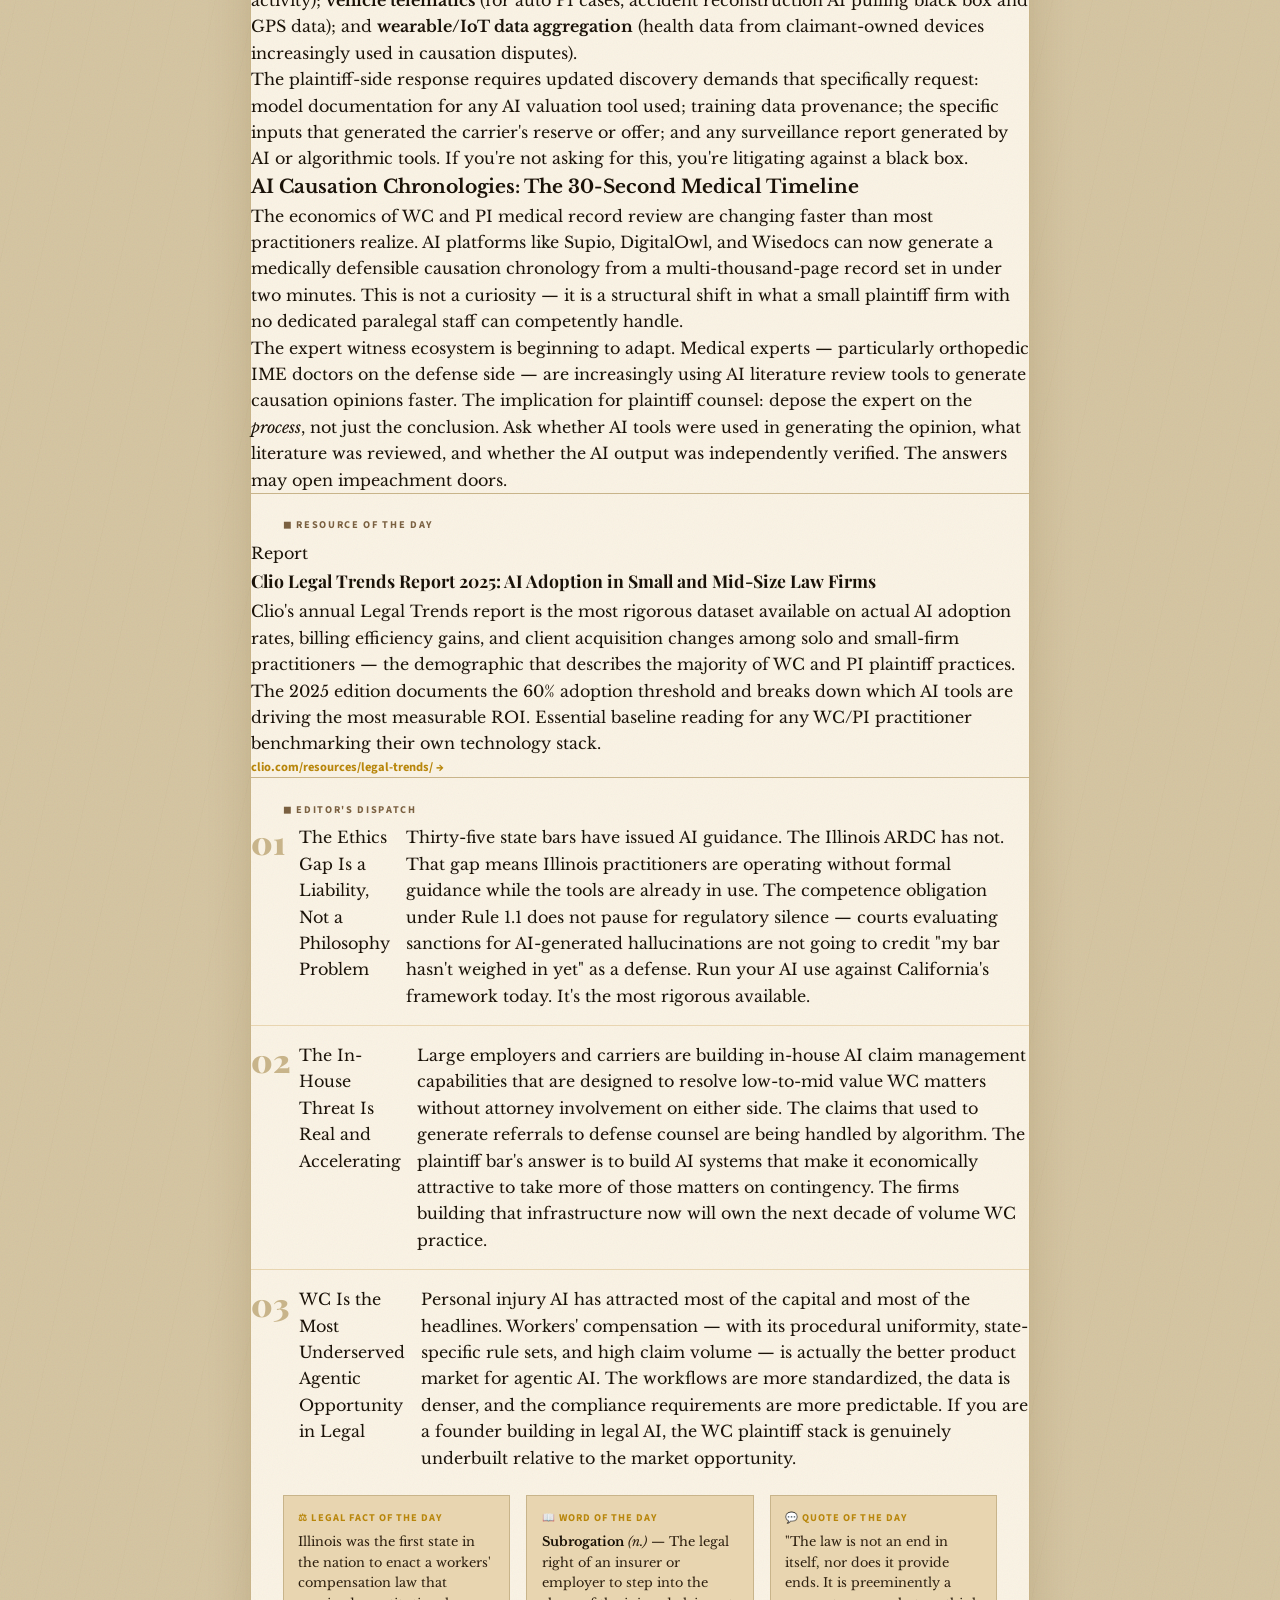
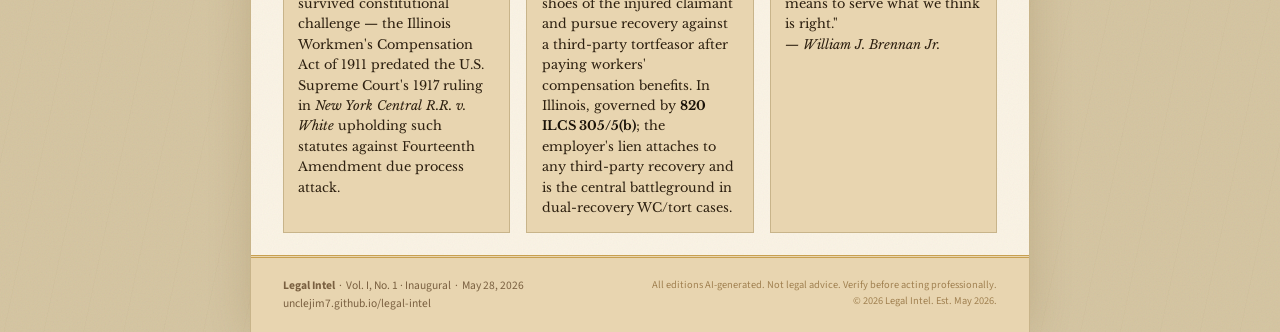
<file: 2026-05-28.html>
<!DOCTYPE html>
<html lang="en">
<head>
<meta charset="UTF-8">
<meta name="viewport" content="width=device-width, initial-scale=1.0">
<title>Legal Intel — May 28, 2026 · Vol. I, No. 1 · Inaugural</title>
<link rel="preconnect" href="https://fonts.googleapis.com">
<link rel="preconnect" href="https://fonts.gstatic.com" crossorigin>
<link rel="stylesheet" href="legal-intel.css">
</head>
<body>

<!-- EDITION NAV — INAUGURAL: no back arrow -->
<nav class="edition-nav">
  <span class="nav-disabled first-edition">First Edition</span>
  <a href="archive.html" class="nav-archive">📁 Archive</a>
  <a href="2026-05-29.html" class="nav-next">May 29 →</a>
</nav>

<!-- MASTHEAD -->
<header class="masthead">
  <div class="masthead-eyebrow">Inaugural Edition</div>
  <div class="masthead-name">Legal Intel</div>
  <div class="masthead-tagline">"All the intelligence that's fit to argue."</div>
  <div class="masthead-meta">
    <span>Vol. I, No. 1 · Inaugural</span>
    <span class="masthead-beat">AI × Workers' Compensation &amp; Personal Injury Law</span>
    <span>Thursday, May 28, 2026</span>
  </div>
</header>

<main class="page-wrapper">

  <!-- ═══════════════════════════════════════════
       ABOVE THE FOLD — LEAD STORY
  ═══════════════════════════════════════════ -->
  <div class="section-label">
    <span class="section-label-text">◼ Above the Fold — Lead Story</span>
  </div>

  <div class="lead-block">
    <div class="lead-label">Analysis</div>
    <h1 class="lead-headline">The PI Market's AI Inflection Point: 60% Adoption, $12.76B at Stake, and a Widening Gap Between Firms That Moved and Firms That Waited</h1>
    <div class="lead-body">
      <p><span class="drop-cap">T</span>he personal injury and workers' compensation legal market has crossed a threshold. New industry data places AI adoption among PI and WC firms at <strong>60%</strong> — the majority — while the total addressable market for legal AI in this vertical has reached <strong>$12.76 billion</strong>, driven by intake automation, medical record analysis, and settlement valuation tools that compress what once took paralegals days into minutes. The math is now undeniable: firms that adopted AI two years ago are running client matters at a fundamentally different cost structure than those still evaluating vendor demos.</p>
      <p>The more important story isn't the headline adoption figure — it's the <em>compounding advantage</em>. Early adopters have trained their AI systems on firm-specific data, optimized their intake funnels, and built workflows that non-adopters don't yet know are possible. Supio, Wisedocs, DigitalOwl, and a dozen newer entrants are all reporting accelerating enterprise contract growth with plaintiff PI and WC defense shops simultaneously — meaning both sides of the docket are arming up. For any firm still in the evaluation phase, the gap is not standing still.</p>
      <p>Illinois practitioners face an additional overlay: <strong>HB 3773</strong>, the state's new AI in employment law statute, went fully operative in 2026 with a broad IDHR definition of "AI decision system" that creates both a plaintiff weapon and a compliance burden for employer-side WC defense counsel. The regulatory and competitive clocks are ticking in the same direction.</p>
      <div class="reporters-take">
        <span class="reporters-take-label">Reporter's Take:</span> The firms most at risk aren't the ones that said no to AI — they're the ones that said "not yet" in 2024 and still haven't shipped anything to production in 2026.
      </div>
    </div>
  </div>

  <div class="thin-rule"></div>

  <!-- ═══════════════════════════════════════════
       TODAY'S HEADLINES
  ═══════════════════════════════════════════ -->
  <div class="section-label">
    <span class="section-label-text">◼ Today's Headlines</span>
  </div>

  <div class="headlines-grid">
    <div class="headline-item reveal-ready">
      <div class="headline-kicker">Defense / Carriers</div>
      <div class="headline-hed"><strong>Colossus-Era Carrier AI Gets a Modern Successor</strong> — Defense carriers have quietly deployed second-generation claim valuation platforms that ingest social media, wearables, and telematics data in real time, replacing static Colossus-style matrices.</div>
      <div class="headline-why"><em>Why it matters:</em> Plaintiff WC and PI attorneys who haven't updated their discovery templates to demand carrier AI model inputs and training data sets are walking into valuations they can't challenge.</div>
    </div>

    <div class="headline-item reveal-ready">
      <div class="headline-kicker">Agentic Legal AI</div>
      <div class="headline-hed"><strong>Lavern Launches 67-Agent Legal Platform</strong> — Legal AI startup Lavern has deployed a 67-agent orchestration platform targeting plaintiff WC and PI firms, covering intake through demand letter generation without human touchpoints.</div>
      <div class="headline-why"><em>Why it matters:</em> The 67-agent architecture is the clearest signal yet that agentic AI for WC/PI is moving from prototype to production — watch for similar announcements from Supio and InPractice.</div>
    </div>

    <div class="headline-item reveal-ready">
      <div class="headline-kicker">Ethics & Regulation</div>
      <div class="headline-hed"><strong>35+ State Bars Issue AI Guidance as Ethics Gap Widens</strong> — More than 35 state bars have now issued formal guidance on AI use by attorneys, with confidentiality and competence requirements varying sharply by jurisdiction.</div>
      <div class="headline-why"><em>Why it matters:</em> Illinois attorneys using consumer AI tools (ChatGPT, Claude free tier) for client matters face ethics exposure that bar guidance has not yet fully resolved — the ARDC has not issued a formal opinion.</div>
    </div>

    <div class="headline-item reveal-ready">
      <div class="headline-kicker">Infrastructure</div>
      <div class="headline-hed"><strong>LAW.co Builds Private AI Infrastructure for Top Firms</strong> — LAW.co has announced a private, air-gapped AI infrastructure product for AmLaw 200 and elite boutique firms that want AI capability without third-party data exposure.</div>
      <div class="headline-why"><em>Why it matters:</em> Private AI infrastructure is the direction carriers, major defense firms, and large plaintiff shops will all move — the gap between that tier and solo/small firm practitioners will accelerate.</div>
    </div>

    <div class="headline-item reveal-ready">
      <div class="headline-kicker">Illinois</div>
      <div class="headline-hed"><strong>IWCC Continues Reversal Trend in Medical Causation Disputes</strong> — The Illinois Workers' Compensation Commission has reversed three circuit court decisions in the past 60 days in cases where medical causation testimony was contested, signaling renewed scrutiny of IME-vs-treating physician conflicts.</div>
      <div class="headline-why"><em>Why it matters:</em> Illinois WC practitioners should treat every IME report as potentially subject to heightened IWCC appellate scrutiny — document causation chains with treating physician testimony, not solely IME opinions.</div>
    </div>
  </div>

  <div class="thin-rule"></div>

  <!-- ═══════════════════════════════════════════
       TOOL SPOTLIGHT
  ═══════════════════════════════════════════ -->
  <div class="section-label">
    <span class="section-label-text">◼ Tool Spotlight</span>
  </div>

  <div class="tool-card reveal-ready">
    <div class="tool-header">
      <div class="tool-name-block">
        <span class="tool-badge">Tool Spotlight</span>
        <h2 class="tool-name">Supio</h2>
        <div class="tool-company">by Supio AI</div>
      </div>
    </div>
    <div class="tool-grid">
      <div class="tool-detail-col">
        <div class="tool-row"><span class="tool-label">What it does</span><span class="tool-value">Supio is an AI-native litigation intelligence platform for plaintiff personal injury and workers' compensation attorneys. It ingests medical records, bills, deposition transcripts, and discovery documents to produce structured case intelligence — chronologies, liability summaries, damages analyses — in minutes rather than days.</span></div>
        <div class="tool-row"><span class="tool-label">Built for</span><span class="tool-value">Plaintiff PI and WC law firms, litigation paralegals, pre-litigation intake teams</span></div>
        <div class="tool-row"><span class="tool-label">WC/PI use case</span><span class="tool-value">Upload a 600-page medical record set from a workplace back injury claim; Supio returns a causation timeline, a treatment gap flag, and a damages summary in under 90 seconds — cutting a task that consumed 4–6 paralegal hours to a 10-minute attorney review</span></div>
      </div>
      <div class="tool-detail-col">
        <div class="tool-row"><span class="tool-label">Alternatives</span><span class="tool-value">InPractice, DigitalOwl, Superinsight, Tavrn, Wisedocs</span></div>
        <div class="tool-row"><span class="tool-label">Pricing</span><span class="tool-value">Enterprise contract; per-matter and subscription tiers available. Contact for quote.</span></div>
        <div class="tool-row"><span class="tool-label">Verdict</span><span class="tool-value">The benchmark plaintiff-side medical intelligence tool for 2026 — if your firm is still doing manual record review at scale, you are operating at a structural cost disadvantage against every firm running Supio or a comparable platform.</span></div>
        <div class="tool-row"><span class="tool-label">Link</span><span class="tool-value"><a href="https://www.supio.ai" target="_blank">supio.ai →</a></span></div>
      </div>
    </div>
  </div>

  <div class="thin-rule"></div>

  <!-- ═══════════════════════════════════════════
       THE AGENTIC CORNER
  ═══════════════════════════════════════════ -->
  <div class="section-label">
    <span class="section-label-text">◼ The Agentic Corner</span>
  </div>

  <div class="agentic-block reveal-ready">
    <h2 class="agentic-hed">Lavern's 67 Agents and the Architecture of the AI-Native WC Firm</h2>
    <div class="agentic-body">
      <p><strong>Lavern's</strong> 67-agent deployment is the most architecturally significant legal AI launch of the year. The platform doesn't augment individual tasks — it replaces the entire non-attorney workflow from intake call through demand package. Each of the 67 agents handles a discrete function: intake interview, medical record triage, prior medical history research, liability theory generation, demand letter drafting, lien calculation, negotiation memo preparation. The agents operate sequentially and in parallel, with human review gates that the attorney firm can configure.</p>
      <p>For WC practitioners specifically, the architecture matters because workers' compensation claims have a predictable procedural spine — notice, medical, causation, TPD/PPD rating, settlement — that maps cleanly onto agent orchestration. The firms building on this infrastructure now are not just becoming more efficient; they are building a fundamentally different cost structure that enables them to take smaller-dollar matters profitably and outrun defense carrier AI on volume.</p>
      <p>The parallel development worth watching: <strong>LAW.co's</strong> private infrastructure play. The idea that law firms should own their AI stack — not rent it from a SaaS vendor with co-mingled training data — is going to become a serious conversation among the top 50 plaintiff PI shops within 18 months. WC/PI founders building products for this market should be building for both the SaaS and private deployment models simultaneously.</p>
    </div>
  </div>

  <div class="thin-rule"></div>

  <!-- ═══════════════════════════════════════════
       CASE LAW & REGULATORY RADAR
  ═══════════════════════════════════════════ -->
  <div class="section-label">
    <span class="section-label-text">◼ Case Law &amp; Regulatory Radar</span>
  </div>

  <div class="caselaw-grid three-col">
    <div class="caselaw-item reveal-ready">
      <div class="caselaw-kicker">New York WCB</div>
      <div class="caselaw-hed">Mental Injury Standard Clarified in NY WCL Trilogy</div>
      <div class="caselaw-body">The New York Workers' Compensation Board issued three related decisions clarifying the "greater exposure than the general public" standard for occupational mental stress claims. The decisions tighten the nexus requirement between specific workplace conditions and the psychiatric diagnosis. <em>Significance for IL practitioners:</em> New York's standard differs from Illinois — watch for IWCC cases testing the Illinois mental stress threshold in Q3 2026.</div>
    </div>

    <div class="caselaw-item reveal-ready">
      <div class="caselaw-kicker">CA WCAB</div>
      <div class="caselaw-hed">California WCAB's First Significant 2026 Panel on Apportionment</div>
      <div class="caselaw-body">The California Workers' Compensation Appeals Board issued a significant en banc panel decision clarifying apportionment methodology under <em>Escobedo</em> and <em>Brodie</em> in polytrauma cases involving pre-existing degenerative conditions. Defense carriers have used AI-assisted medical literature analysis to generate apportionment opinions; the WCAB panel implicitly endorsed the methodology while requiring greater treating physician specificity in rebuttal.</div>
    </div>

    <div class="caselaw-item reveal-ready">
      <div class="caselaw-kicker">ABA Ethics</div>
      <div class="caselaw-hed">State Bar AI Ethics Wave: Competence + Confidentiality in Focus</div>
      <div class="caselaw-body">Of the 35+ state bar AI guidance documents now in circulation, the most substantive is California's formal ethics opinion on competence obligations — requiring attorneys to understand AI output limitations before relying on AI-generated legal research, motion drafts, or demand letters in client matters. The Illinois ARDC has not issued a formal opinion; practitioners operating in IL should follow the California and New York frameworks as the most rigorous available guidance until ARDC acts.</div>
    </div>
  </div>

  <div class="thin-rule"></div>

  <!-- ═══════════════════════════════════════════
       ILLINOIS SPOTLIGHT
  ═══════════════════════════════════════════ -->
  <div class="section-label">
    <span class="section-label-text">◼ Illinois Spotlight</span>
  </div>

  <div class="il-grid">
    <div class="il-item reveal-ready">
      <div class="il-tag il-tag-reversed">Reversed</div>
      <div class="il-hed">Subway Franchise v. IWCC</div>
      <div class="il-body">The Illinois Appellate Court reversed the IWCC on a repetitive motion injury claim, finding the Commission had applied too narrow a standard for occupational causation in a food service worker's carpal tunnel case. The court found the treating physician's opinion, supported by ergonomic evidence, was sufficient to establish causation notwithstanding an IME opinion to the contrary.</div>
    </div>
    <div class="il-item reveal-ready">
      <div class="il-tag il-tag-affirmed">Affirmed</div>
      <div class="il-hed">Concrete Structures Inc. v. IWCC</div>
      <div class="il-body">The Appellate Court affirmed the Commission's award in a construction worker spinal injury claim, upholding a finding of accident arising out of employment where the petitioner demonstrated the injury occurred during a work-required physical task. The court rejected the employer's "personal comfort doctrine" deviation argument.</div>
    </div>
    <div class="il-item reveal-ready">
      <div class="il-tag il-tag-reversed">Reversed</div>
      <div class="il-hed">Heiden v. Westmont School District</div>
      <div class="il-body">The Appellate Court reversed a denial of TTD benefits in an educational worker claim, finding the IWCC had failed to adequately consider the petitioner's inability to perform modified duty work in the context of available light-duty positions that exceeded her physical restrictions.</div>
    </div>
    <div class="il-item reveal-ready">
      <div class="il-tag il-tag-watch">Watch</div>
      <div class="il-hed">HB 3773 — AI Employment Law Now Operative</div>
      <div class="il-body"><strong>Illinois HB 3773</strong> is fully operative. The IDHR's broad definition of "AI decision system" encompasses carrier claim-processing algorithms, IME scheduling platforms, and any employer-side tool that influences employment decisions — including return-to-work determinations. Plaintiff WC attorneys should be analyzing every carrier AI workflow in discovery under this framework.</div>
    </div>
  </div>

  <div class="thin-rule"></div>

  <!-- ═══════════════════════════════════════════
       MEDICAL & EXPERT INTELLIGENCE
  ═══════════════════════════════════════════ -->
  <div class="section-label">
    <span class="section-label-text">◼ Medical &amp; Expert Intelligence</span>
  </div>

  <div class="two-col">
    <div class="two-col-left">
      <h3 class="col-hed">The Carrier Surveillance Stack: What Defense Is Running Against Your Clients</h3>
      <p>Insurance carriers defending WC and PI claims have built a multi-layer AI surveillance architecture that most plaintiff attorneys are not systematically countering in discovery. The current stack includes: <strong>Colossus successors</strong> (AI claim valuation matrices ingesting treatment codes, diagnostic data, and jurisdiction-specific settlement history); <strong>social media monitoring AI</strong> (NLP tools that flag inconsistencies between reported functional limitations and observable activity); <strong>vehicle telematics</strong> (for auto PI cases, accident reconstruction AI pulling black box and GPS data); and <strong>wearable/IoT data aggregation</strong> (health data from claimant-owned devices increasingly used in causation disputes).</p>
      <p>The plaintiff-side response requires updated discovery demands that specifically request: model documentation for any AI valuation tool used; training data provenance; the specific inputs that generated the carrier's reserve or offer; and any surveillance report generated by AI or algorithmic tools. If you're not asking for this, you're litigating against a black box.</p>
    </div>
    <div class="two-col-right">
      <h3 class="col-hed">AI Causation Chronologies: The 30-Second Medical Timeline</h3>
      <p>The economics of WC and PI medical record review are changing faster than most practitioners realize. AI platforms like Supio, DigitalOwl, and Wisedocs can now generate a medically defensible causation chronology from a multi-thousand-page record set in under two minutes. This is not a curiosity — it is a structural shift in what a small plaintiff firm with no dedicated paralegal staff can competently handle.</p>
      <p>The expert witness ecosystem is beginning to adapt. Medical experts — particularly orthopedic IME doctors on the defense side — are increasingly using AI literature review tools to generate causation opinions faster. The implication for plaintiff counsel: depose the expert on the <em>process</em>, not just the conclusion. Ask whether AI tools were used in generating the opinion, what literature was reviewed, and whether the AI output was independently verified. The answers may open impeachment doors.</p>
    </div>
  </div>

  <div class="thin-rule"></div>

  <!-- ═══════════════════════════════════════════
       RESOURCE OF THE DAY
  ═══════════════════════════════════════════ -->
  <div class="section-label">
    <span class="section-label-text">◼ Resource of the Day</span>
  </div>

  <div class="resource-box reveal-ready">
    <div class="resource-type">Report</div>
    <div class="resource-title">Clio Legal Trends Report 2025: AI Adoption in Small and Mid-Size Law Firms</div>
    <div class="resource-body">Clio's annual Legal Trends report is the most rigorous dataset available on actual AI adoption rates, billing efficiency gains, and client acquisition changes among solo and small-firm practitioners — the demographic that describes the majority of WC and PI plaintiff practices. The 2025 edition documents the 60% adoption threshold and breaks down which AI tools are driving the most measurable ROI. Essential baseline reading for any WC/PI practitioner benchmarking their own technology stack.</div>
    <div class="resource-link"><a href="https://www.clio.com/resources/legal-trends/" target="_blank">clio.com/resources/legal-trends/ →</a></div>
  </div>

  <div class="thin-rule"></div>

  <!-- ═══════════════════════════════════════════
       EDITOR'S DISPATCH
  ═══════════════════════════════════════════ -->
  <div class="section-label">
    <span class="section-label-text">◼ Editor's Dispatch</span>
  </div>

  <div class="dispatch-grid">
    <div class="dispatch-item reveal-ready">
      <div class="dispatch-num">01</div>
      <div class="dispatch-head">The Ethics Gap Is a Liability, Not a Philosophy Problem</div>
      <div class="dispatch-body">Thirty-five state bars have issued AI guidance. The Illinois ARDC has not. That gap means Illinois practitioners are operating without formal guidance while the tools are already in use. The competence obligation under Rule 1.1 does not pause for regulatory silence — courts evaluating sanctions for AI-generated hallucinations are not going to credit "my bar hasn't weighed in yet" as a defense. Run your AI use against California's framework today. It's the most rigorous available.</div>
    </div>
    <div class="dispatch-item reveal-ready">
      <div class="dispatch-num">02</div>
      <div class="dispatch-head">The In-House Threat Is Real and Accelerating</div>
      <div class="dispatch-body">Large employers and carriers are building in-house AI claim management capabilities that are designed to resolve low-to-mid value WC matters without attorney involvement on either side. The claims that used to generate referrals to defense counsel are being handled by algorithm. The plaintiff bar's answer is to build AI systems that make it economically attractive to take more of those matters on contingency. The firms building that infrastructure now will own the next decade of volume WC practice.</div>
    </div>
    <div class="dispatch-item reveal-ready">
      <div class="dispatch-num">03</div>
      <div class="dispatch-head">WC Is the Most Underserved Agentic Opportunity in Legal</div>
      <div class="dispatch-body">Personal injury AI has attracted most of the capital and most of the headlines. Workers' compensation — with its procedural uniformity, state-specific rule sets, and high claim volume — is actually the better product market for agentic AI. The workflows are more standardized, the data is denser, and the compliance requirements are more predictable. If you are a founder building in legal AI, the WC plaintiff stack is genuinely underbuilt relative to the market opportunity.</div>
    </div>
  </div>

  <!-- ═══════════════════════════════════════════
       LEGAL FACT / WORD / QUOTE OF THE DAY
  ═══════════════════════════════════════════ -->
  <div class="thin-rule"></div>
  <div class="daily-trio">
    <div class="daily-item">
      <div class="daily-label">⚖ Legal Fact of the Day</div>
      <div class="daily-text">Illinois was the first state in the nation to enact a workers' compensation law that survived constitutional challenge — the Illinois Workmen's Compensation Act of 1911 predated the U.S. Supreme Court's 1917 ruling in <em>New York Central R.R. v. White</em> upholding such statutes against Fourteenth Amendment due process attack.</div>
    </div>
    <div class="daily-item">
      <div class="daily-label">📖 Word of the Day</div>
      <div class="daily-text"><strong>Subrogation</strong> <em>(n.)</em> — The legal right of an insurer or employer to step into the shoes of the injured claimant and pursue recovery against a third-party tortfeasor after paying workers' compensation benefits. In Illinois, governed by <strong>820 ILCS 305/5(b)</strong>; the employer's lien attaches to any third-party recovery and is the central battleground in dual-recovery WC/tort cases.</div>
    </div>
    <div class="daily-item">
      <div class="daily-label">💬 Quote of the Day</div>
      <div class="daily-text">"The law is not an end in itself, nor does it provide ends. It is preeminently a means to serve what we think is right."<br><em>— William J. Brennan Jr.</em></div>
    </div>
  </div>

  <!-- ═══════════════════════════════════════════
       FOOTER
  ═══════════════════════════════════════════ -->
  <footer class="paper-footer">
    <div>
      <strong>Legal Intel</strong> &nbsp;·&nbsp; Vol. I, No. 1 · Inaugural &nbsp;·&nbsp; May 28, 2026<br>
      unclejim7.github.io/legal-intel
    </div>
    <div class="footer-legal">
      All editions AI-generated. Not legal advice. Verify before acting professionally.<br>
      © 2026 Legal Intel. Est. May 2026.
    </div>
  </footer>

</main>

<script>
(function() {
  const els = document.querySelectorAll('.headline-item, .caselaw-item, .il-item, .dispatch-item, .tool-card, .agentic-block, .resource-box');
  els.forEach(el => el.classList.add('reveal-ready'));
  const io = new IntersectionObserver((entries) => {
    entries.forEach(e => { if (e.isIntersecting) { e.target.classList.add('in-view'); io.unobserve(e.target); } });
  }, { threshold: 0.08 });
  els.forEach(el => io.observe(el));
})();
</script>

</body>
</html>
</file>
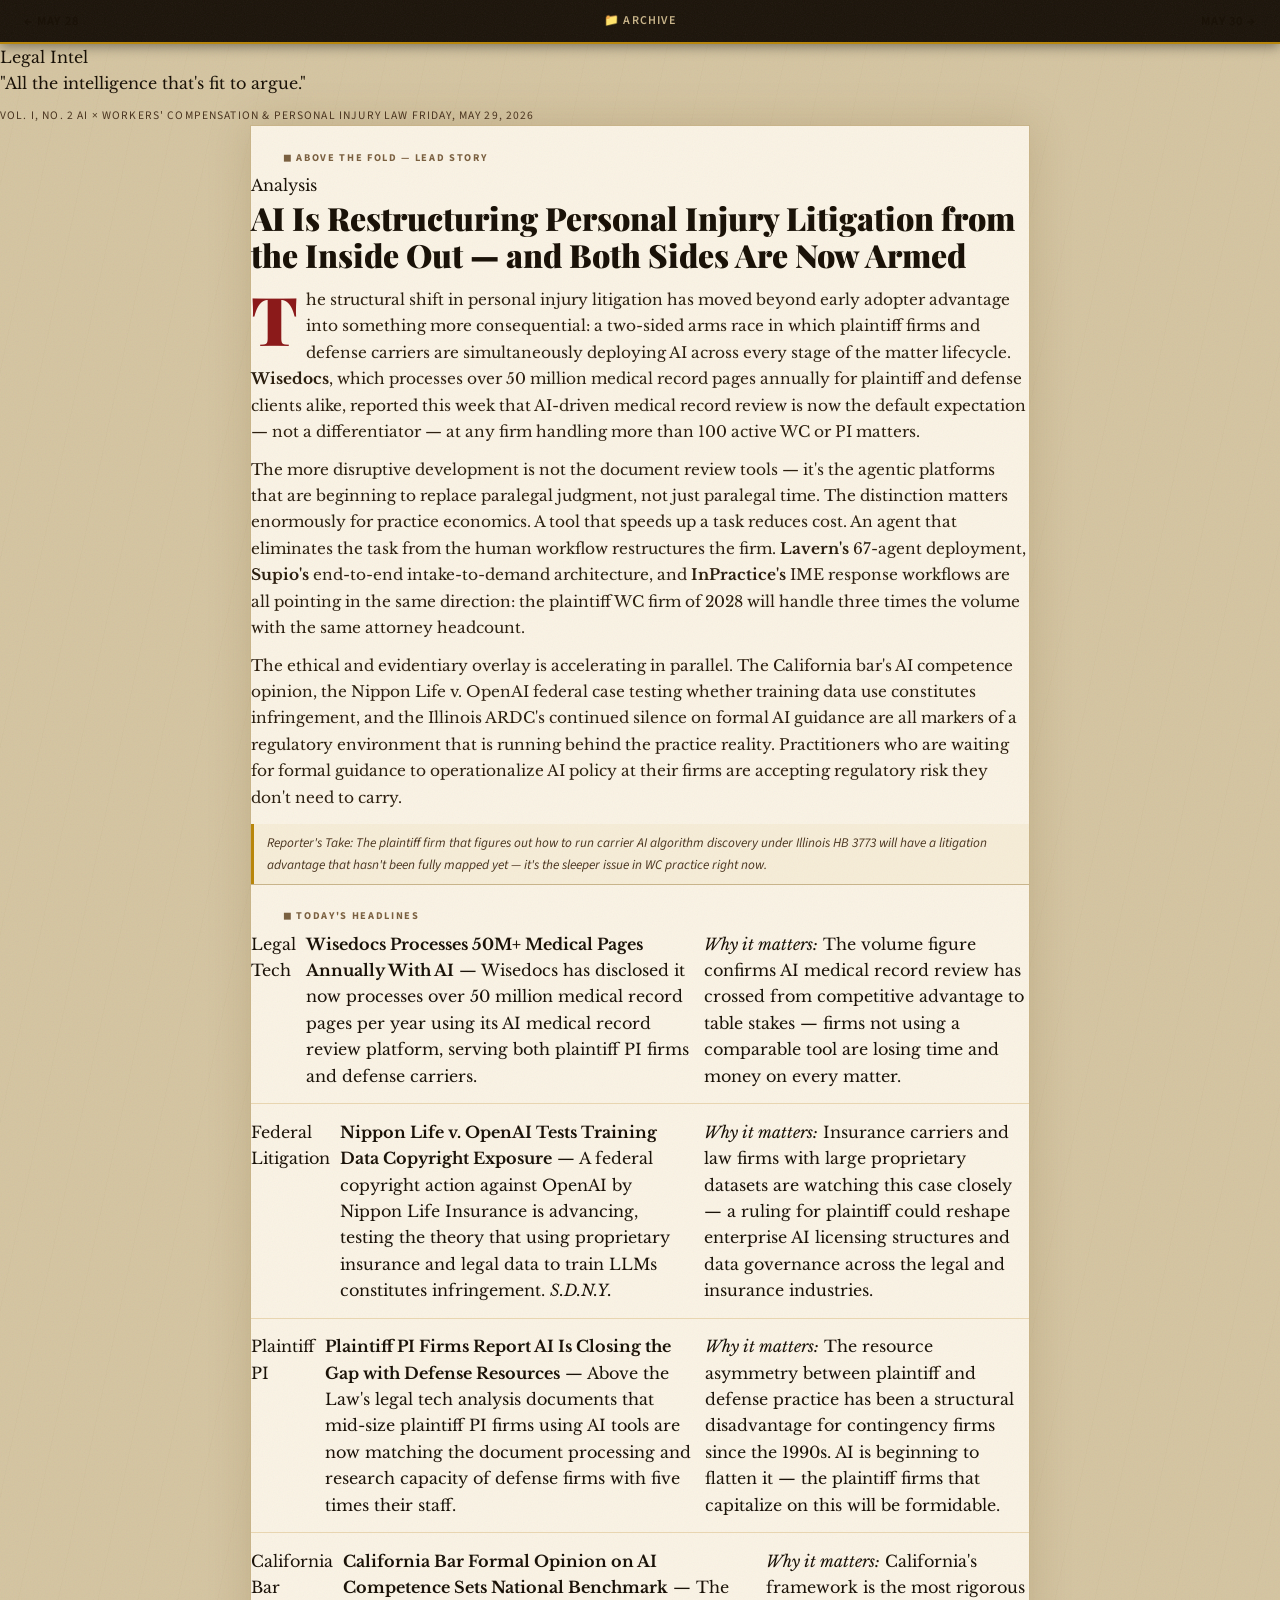
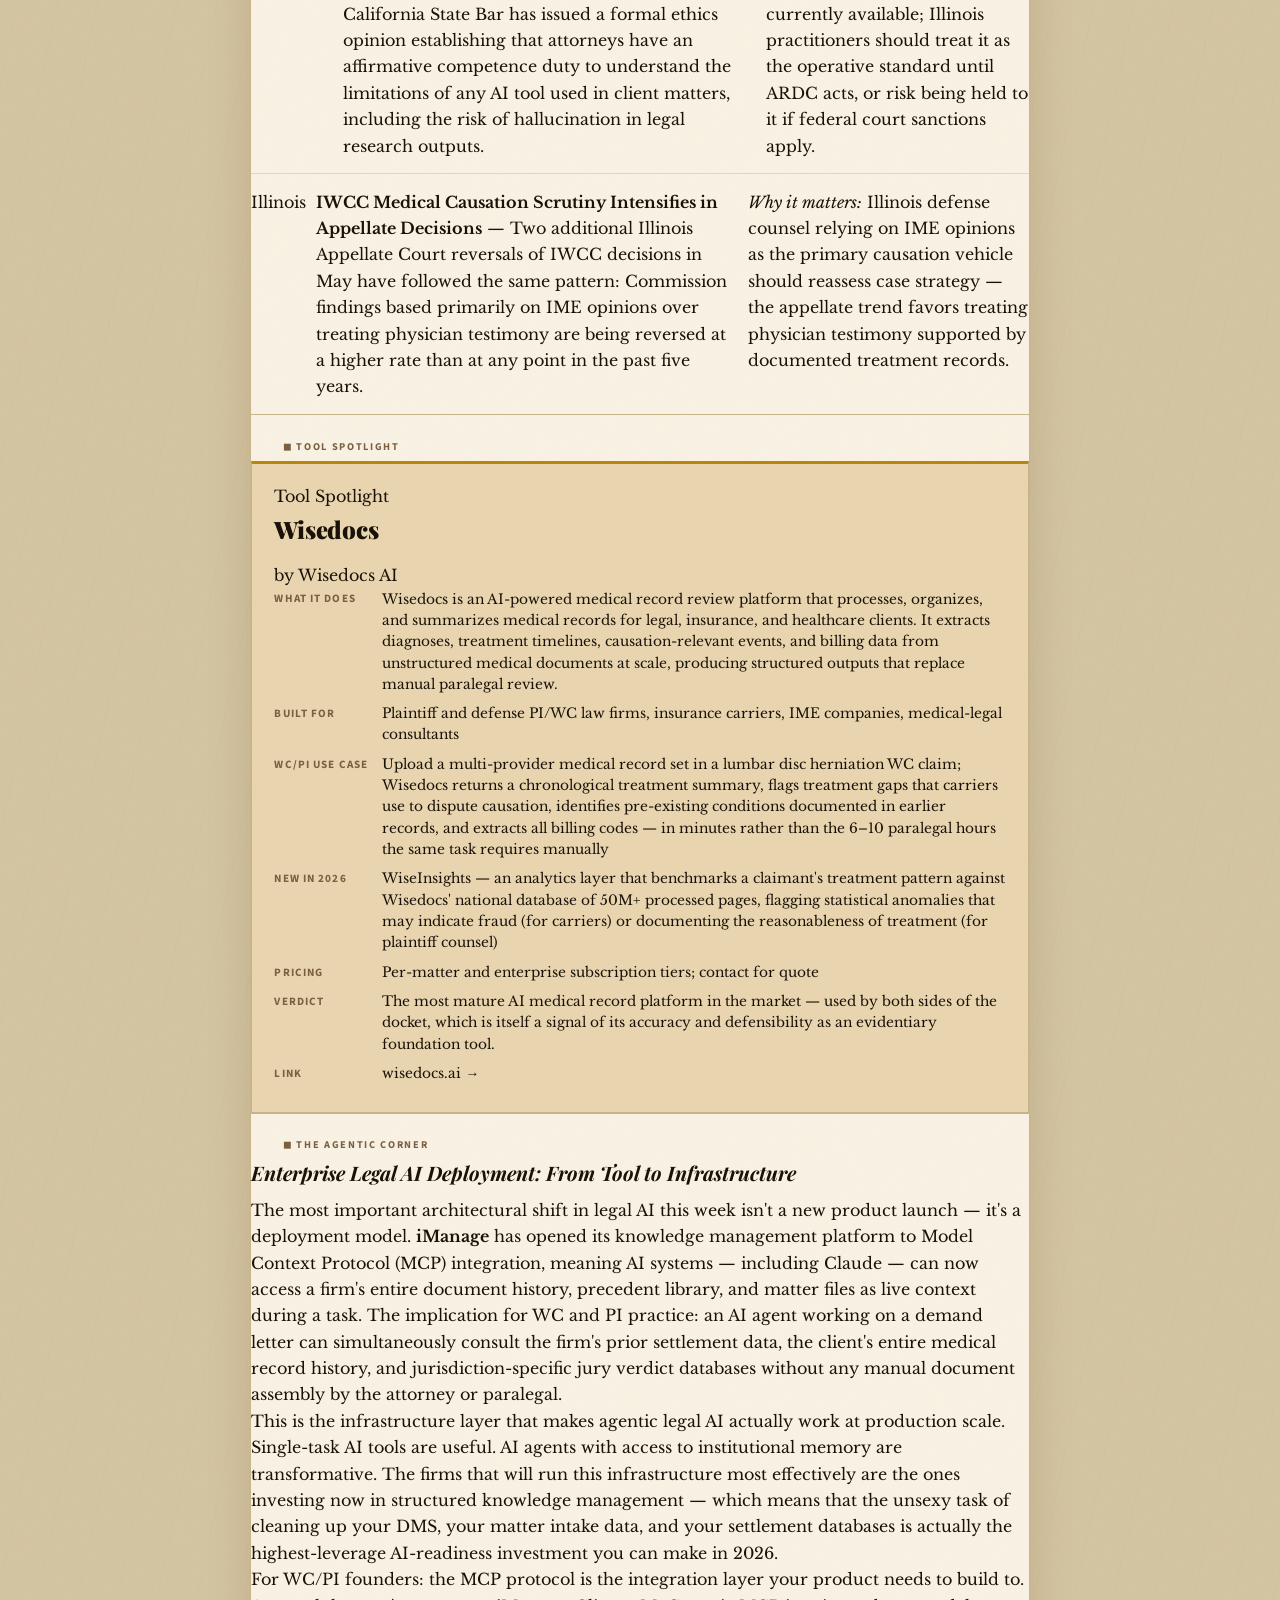
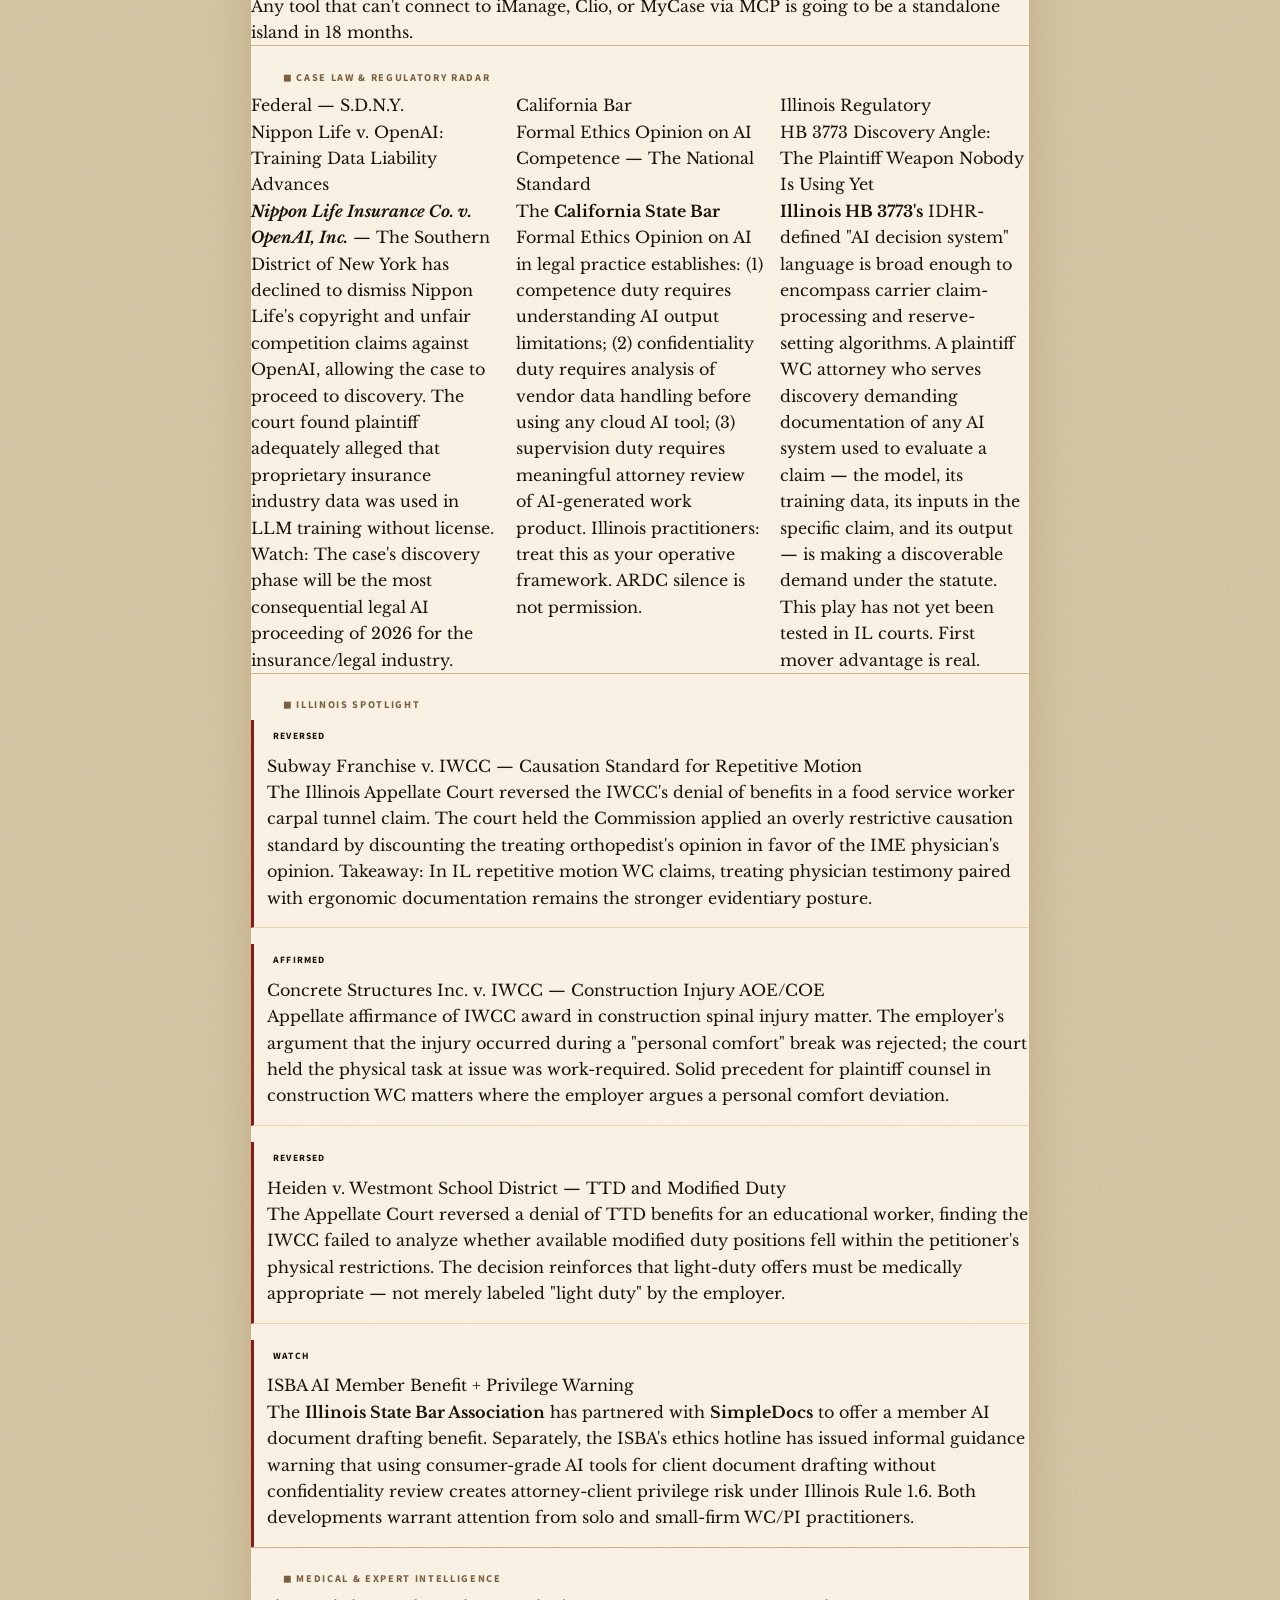
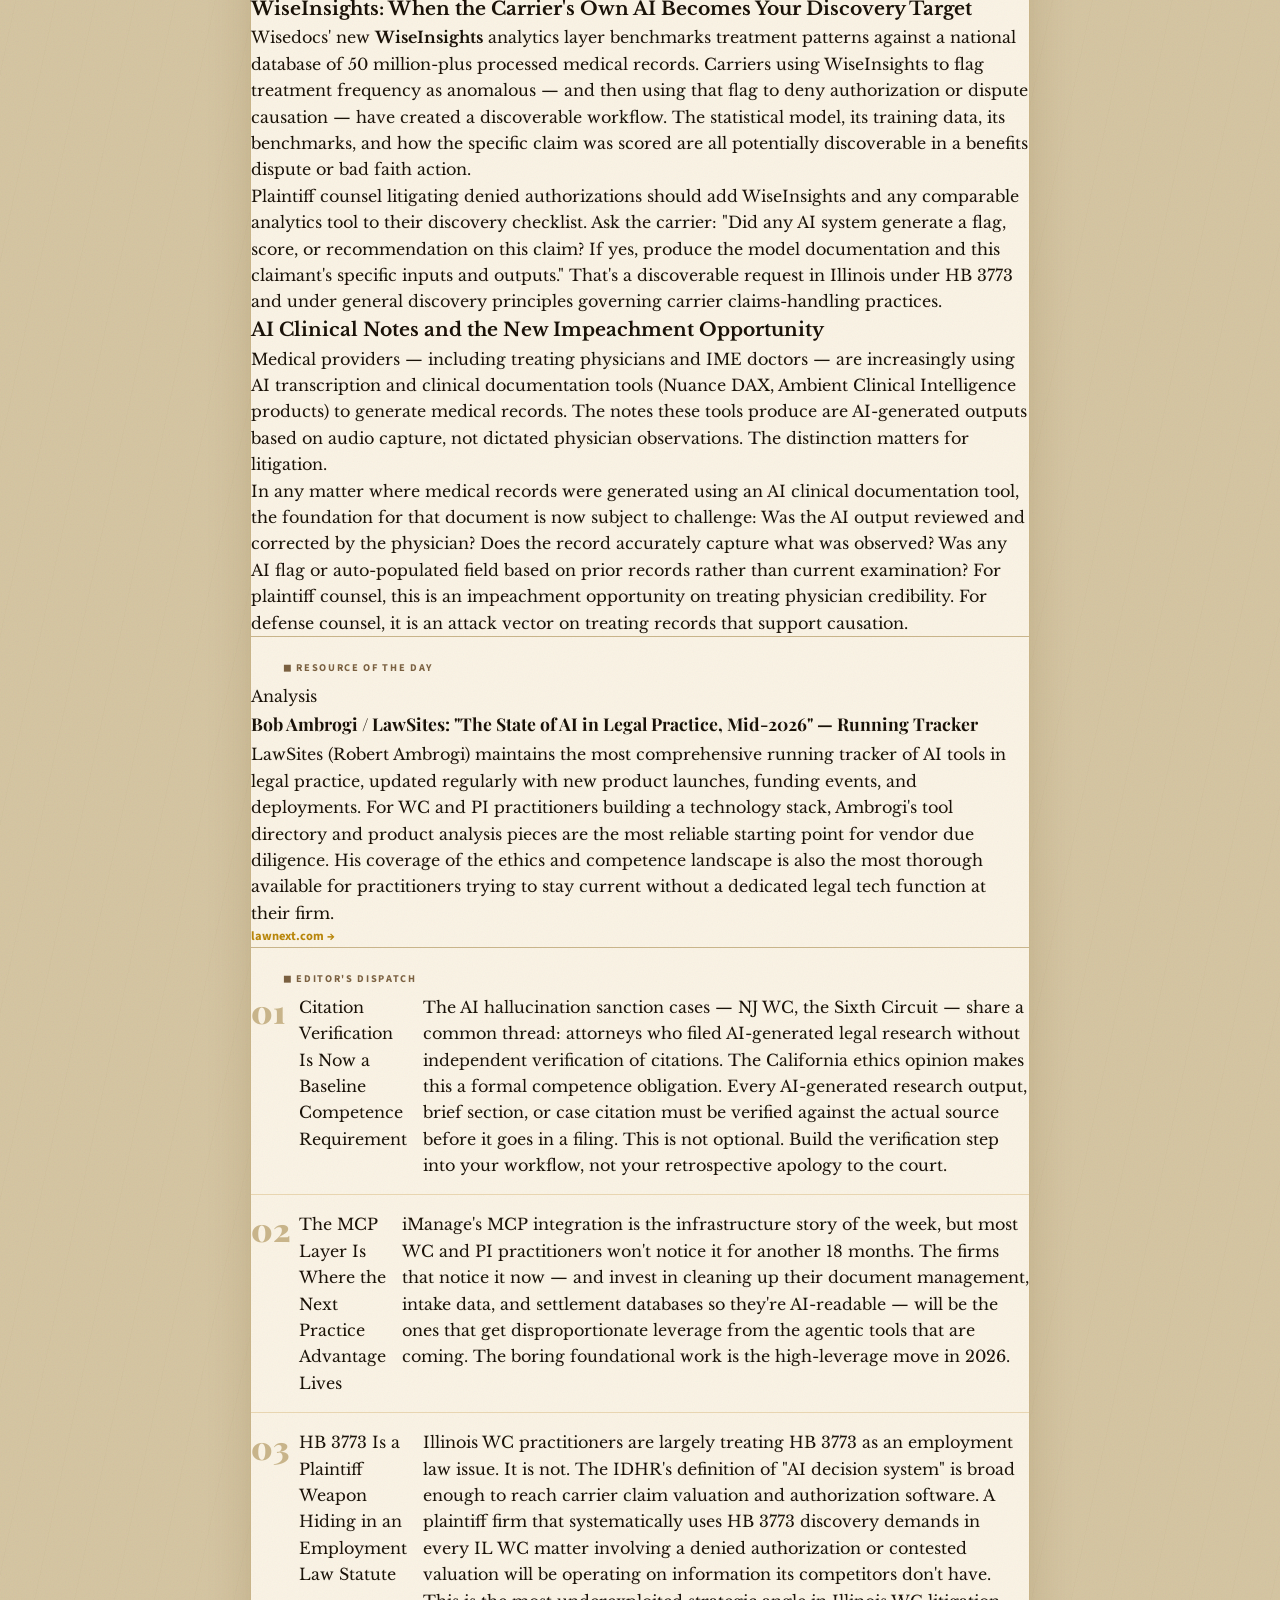
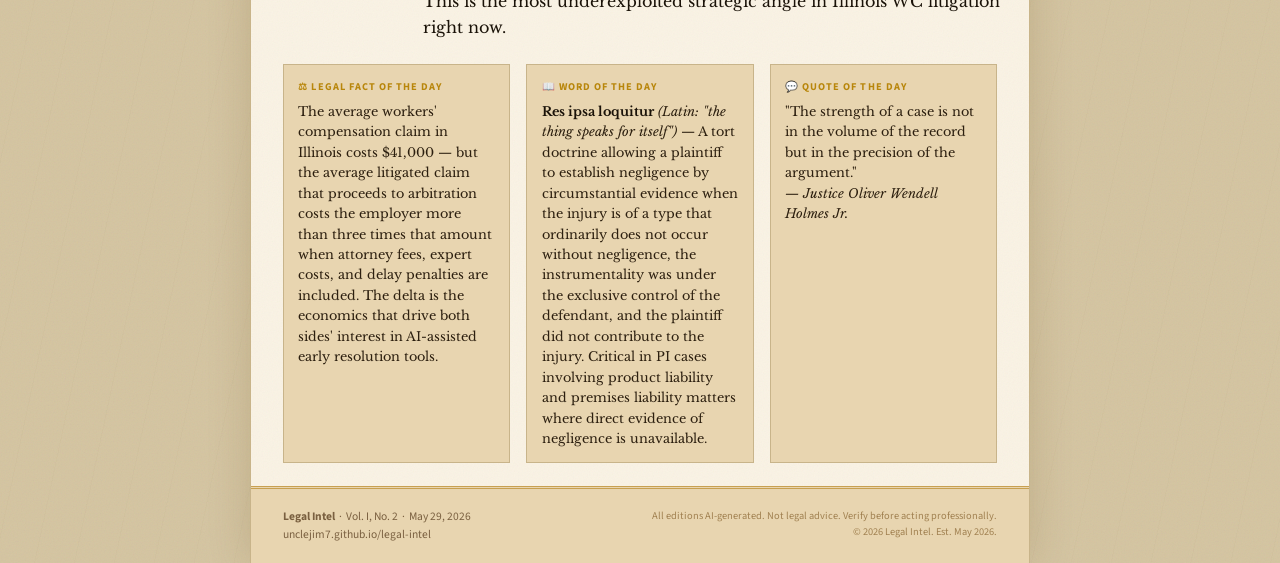
<file: 2026-05-29.html>
<!DOCTYPE html>
<html lang="en">
<head>
<meta charset="UTF-8">
<meta name="viewport" content="width=device-width, initial-scale=1.0">
<title>Legal Intel — May 29, 2026 · Vol. I, No. 2</title>
<link rel="preconnect" href="https://fonts.googleapis.com">
<link rel="preconnect" href="https://fonts.gstatic.com" crossorigin>
<link rel="stylesheet" href="legal-intel.css">
</head>
<body>

<!-- EDITION NAV -->
<nav class="edition-nav">
  <a href="2026-05-28.html" class="nav-prev">← May 28</a>
  <a href="archive.html" class="nav-archive">📁 Archive</a>
  <a href="2026-05-30.html" class="nav-next">May 30 →</a>
</nav>

<!-- MASTHEAD -->
<header class="masthead">
  <div class="masthead-name">Legal Intel</div>
  <div class="masthead-tagline">"All the intelligence that's fit to argue."</div>
  <div class="masthead-meta">
    <span>Vol. I, No. 2</span>
    <span class="masthead-beat">AI × Workers' Compensation &amp; Personal Injury Law</span>
    <span>Friday, May 29, 2026</span>
  </div>
</header>

<main class="page-wrapper">

  <!-- ═══════════════════════════════════════════
       ABOVE THE FOLD — LEAD STORY
  ═══════════════════════════════════════════ -->
  <div class="section-label">
    <span class="section-label-text">◼ Above the Fold — Lead Story</span>
  </div>

  <div class="lead-block">
    <div class="lead-label">Analysis</div>
    <h1 class="lead-headline">AI Is Restructuring Personal Injury Litigation from the Inside Out — and Both Sides Are Now Armed</h1>
    <div class="lead-body">
      <p><span class="drop-cap">T</span>he structural shift in personal injury litigation has moved beyond early adopter advantage into something more consequential: a two-sided arms race in which plaintiff firms and defense carriers are simultaneously deploying AI across every stage of the matter lifecycle. <strong>Wisedocs</strong>, which processes over 50 million medical record pages annually for plaintiff and defense clients alike, reported this week that AI-driven medical record review is now the default expectation — not a differentiator — at any firm handling more than 100 active WC or PI matters.</p>
      <p>The more disruptive development is not the document review tools — it's the agentic platforms that are beginning to replace paralegal judgment, not just paralegal time. The distinction matters enormously for practice economics. A tool that speeds up a task reduces cost. An agent that eliminates the task from the human workflow restructures the firm. <strong>Lavern's</strong> 67-agent deployment, <strong>Supio's</strong> end-to-end intake-to-demand architecture, and <strong>InPractice's</strong> IME response workflows are all pointing in the same direction: the plaintiff WC firm of 2028 will handle three times the volume with the same attorney headcount.</p>
      <p>The ethical and evidentiary overlay is accelerating in parallel. The California bar's AI competence opinion, the Nippon Life v. OpenAI federal case testing whether training data use constitutes infringement, and the Illinois ARDC's continued silence on formal AI guidance are all markers of a regulatory environment that is running behind the practice reality. Practitioners who are waiting for formal guidance to operationalize AI policy at their firms are accepting regulatory risk they don't need to carry.</p>
      <div class="reporters-take">
        <span class="reporters-take-label">Reporter's Take:</span> The plaintiff firm that figures out how to run carrier AI algorithm discovery under Illinois HB 3773 will have a litigation advantage that hasn't been fully mapped yet — it's the sleeper issue in WC practice right now.
      </div>
    </div>
  </div>

  <div class="thin-rule"></div>

  <!-- ═══════════════════════════════════════════
       TODAY'S HEADLINES
  ═══════════════════════════════════════════ -->
  <div class="section-label">
    <span class="section-label-text">◼ Today's Headlines</span>
  </div>

  <div class="headlines-grid">
    <div class="headline-item reveal-ready">
      <div class="headline-kicker">Legal Tech</div>
      <div class="headline-hed"><strong>Wisedocs Processes 50M+ Medical Pages Annually With AI</strong> — Wisedocs has disclosed it now processes over 50 million medical record pages per year using its AI medical record review platform, serving both plaintiff PI firms and defense carriers.</div>
      <div class="headline-why"><em>Why it matters:</em> The volume figure confirms AI medical record review has crossed from competitive advantage to table stakes — firms not using a comparable tool are losing time and money on every matter.</div>
    </div>

    <div class="headline-item reveal-ready">
      <div class="headline-kicker">Federal Litigation</div>
      <div class="headline-hed"><strong>Nippon Life v. OpenAI Tests Training Data Copyright Exposure</strong> — A federal copyright action against OpenAI by Nippon Life Insurance is advancing, testing the theory that using proprietary insurance and legal data to train LLMs constitutes infringement. <em>S.D.N.Y.</em></div>
      <div class="headline-why"><em>Why it matters:</em> Insurance carriers and law firms with large proprietary datasets are watching this case closely — a ruling for plaintiff could reshape enterprise AI licensing structures and data governance across the legal and insurance industries.</div>
    </div>

    <div class="headline-item reveal-ready">
      <div class="headline-kicker">Plaintiff PI</div>
      <div class="headline-hed"><strong>Plaintiff PI Firms Report AI Is Closing the Gap with Defense Resources</strong> — Above the Law's legal tech analysis documents that mid-size plaintiff PI firms using AI tools are now matching the document processing and research capacity of defense firms with five times their staff.</div>
      <div class="headline-why"><em>Why it matters:</em> The resource asymmetry between plaintiff and defense practice has been a structural disadvantage for contingency firms since the 1990s. AI is beginning to flatten it — the plaintiff firms that capitalize on this will be formidable.</div>
    </div>

    <div class="headline-item reveal-ready">
      <div class="headline-kicker">California Bar</div>
      <div class="headline-hed"><strong>California Bar Formal Opinion on AI Competence Sets National Benchmark</strong> — The California State Bar has issued a formal ethics opinion establishing that attorneys have an affirmative competence duty to understand the limitations of any AI tool used in client matters, including the risk of hallucination in legal research outputs.</div>
      <div class="headline-why"><em>Why it matters:</em> California's framework is the most rigorous currently available; Illinois practitioners should treat it as the operative standard until ARDC acts, or risk being held to it if federal court sanctions apply.</div>
    </div>

    <div class="headline-item reveal-ready">
      <div class="headline-kicker">Illinois</div>
      <div class="headline-hed"><strong>IWCC Medical Causation Scrutiny Intensifies in Appellate Decisions</strong> — Two additional Illinois Appellate Court reversals of IWCC decisions in May have followed the same pattern: Commission findings based primarily on IME opinions over treating physician testimony are being reversed at a higher rate than at any point in the past five years.</div>
      <div class="headline-why"><em>Why it matters:</em> Illinois defense counsel relying on IME opinions as the primary causation vehicle should reassess case strategy — the appellate trend favors treating physician testimony supported by documented treatment records.</div>
    </div>
  </div>

  <div class="thin-rule"></div>

  <!-- ═══════════════════════════════════════════
       TOOL SPOTLIGHT
  ═══════════════════════════════════════════ -->
  <div class="section-label">
    <span class="section-label-text">◼ Tool Spotlight</span>
  </div>

  <div class="tool-card reveal-ready">
    <div class="tool-header">
      <div class="tool-name-block">
        <span class="tool-badge">Tool Spotlight</span>
        <h2 class="tool-name">Wisedocs</h2>
        <div class="tool-company">by Wisedocs AI</div>
      </div>
    </div>
    <div class="tool-grid">
      <div class="tool-detail-col">
        <div class="tool-row"><span class="tool-label">What it does</span><span class="tool-value">Wisedocs is an AI-powered medical record review platform that processes, organizes, and summarizes medical records for legal, insurance, and healthcare clients. It extracts diagnoses, treatment timelines, causation-relevant events, and billing data from unstructured medical documents at scale, producing structured outputs that replace manual paralegal review.</span></div>
        <div class="tool-row"><span class="tool-label">Built for</span><span class="tool-value">Plaintiff and defense PI/WC law firms, insurance carriers, IME companies, medical-legal consultants</span></div>
        <div class="tool-row"><span class="tool-label">WC/PI use case</span><span class="tool-value">Upload a multi-provider medical record set in a lumbar disc herniation WC claim; Wisedocs returns a chronological treatment summary, flags treatment gaps that carriers use to dispute causation, identifies pre-existing conditions documented in earlier records, and extracts all billing codes — in minutes rather than the 6–10 paralegal hours the same task requires manually</span></div>
      </div>
      <div class="tool-detail-col">
        <div class="tool-row"><span class="tool-label">New in 2026</span><span class="tool-value">WiseInsights — an analytics layer that benchmarks a claimant's treatment pattern against Wisedocs' national database of 50M+ processed pages, flagging statistical anomalies that may indicate fraud (for carriers) or documenting the reasonableness of treatment (for plaintiff counsel)</span></div>
        <div class="tool-row"><span class="tool-label">Pricing</span><span class="tool-value">Per-matter and enterprise subscription tiers; contact for quote</span></div>
        <div class="tool-row"><span class="tool-label">Verdict</span><span class="tool-value">The most mature AI medical record platform in the market — used by both sides of the docket, which is itself a signal of its accuracy and defensibility as an evidentiary foundation tool.</span></div>
        <div class="tool-row"><span class="tool-label">Link</span><span class="tool-value"><a href="https://www.wisedocs.ai" target="_blank">wisedocs.ai →</a></span></div>
      </div>
    </div>
  </div>

  <div class="thin-rule"></div>

  <!-- ═══════════════════════════════════════════
       THE AGENTIC CORNER
  ═══════════════════════════════════════════ -->
  <div class="section-label">
    <span class="section-label-text">◼ The Agentic Corner</span>
  </div>

  <div class="agentic-block reveal-ready">
    <h2 class="agentic-hed">Enterprise Legal AI Deployment: From Tool to Infrastructure</h2>
    <div class="agentic-body">
      <p>The most important architectural shift in legal AI this week isn't a new product launch — it's a deployment model. <strong>iManage</strong> has opened its knowledge management platform to Model Context Protocol (MCP) integration, meaning AI systems — including Claude — can now access a firm's entire document history, precedent library, and matter files as live context during a task. The implication for WC and PI practice: an AI agent working on a demand letter can simultaneously consult the firm's prior settlement data, the client's entire medical record history, and jurisdiction-specific jury verdict databases without any manual document assembly by the attorney or paralegal.</p>
      <p>This is the infrastructure layer that makes agentic legal AI actually work at production scale. Single-task AI tools are useful. AI agents with access to institutional memory are transformative. The firms that will run this infrastructure most effectively are the ones investing now in structured knowledge management — which means that the unsexy task of cleaning up your DMS, your matter intake data, and your settlement databases is actually the highest-leverage AI-readiness investment you can make in 2026.</p>
      <p>For WC/PI founders: the MCP protocol is the integration layer your product needs to build to. Any tool that can't connect to iManage, Clio, or MyCase via MCP is going to be a standalone island in 18 months.</p>
    </div>
  </div>

  <div class="thin-rule"></div>

  <!-- ═══════════════════════════════════════════
       CASE LAW & REGULATORY RADAR
  ═══════════════════════════════════════════ -->
  <div class="section-label">
    <span class="section-label-text">◼ Case Law &amp; Regulatory Radar</span>
  </div>

  <div class="caselaw-grid three-col">
    <div class="caselaw-item reveal-ready">
      <div class="caselaw-kicker">Federal — S.D.N.Y.</div>
      <div class="caselaw-hed">Nippon Life v. OpenAI: Training Data Liability Advances</div>
      <div class="caselaw-body"><strong><em>Nippon Life Insurance Co. v. OpenAI, Inc.</em></strong> — The Southern District of New York has declined to dismiss Nippon Life's copyright and unfair competition claims against OpenAI, allowing the case to proceed to discovery. The court found plaintiff adequately alleged that proprietary insurance industry data was used in LLM training without license. Watch: The case's discovery phase will be the most consequential legal AI proceeding of 2026 for the insurance/legal industry.</div>
    </div>

    <div class="caselaw-item reveal-ready">
      <div class="caselaw-kicker">California Bar</div>
      <div class="caselaw-hed">Formal Ethics Opinion on AI Competence — The National Standard</div>
      <div class="caselaw-body">The <strong>California State Bar</strong> Formal Ethics Opinion on AI in legal practice establishes: (1) competence duty requires understanding AI output limitations; (2) confidentiality duty requires analysis of vendor data handling before using any cloud AI tool; (3) supervision duty requires meaningful attorney review of AI-generated work product. Illinois practitioners: treat this as your operative framework. ARDC silence is not permission.</div>
    </div>

    <div class="caselaw-item reveal-ready">
      <div class="caselaw-kicker">Illinois Regulatory</div>
      <div class="caselaw-hed">HB 3773 Discovery Angle: The Plaintiff Weapon Nobody Is Using Yet</div>
      <div class="caselaw-body"><strong>Illinois HB 3773's</strong> IDHR-defined "AI decision system" language is broad enough to encompass carrier claim-processing and reserve-setting algorithms. A plaintiff WC attorney who serves discovery demanding documentation of any AI system used to evaluate a claim — the model, its training data, its inputs in the specific claim, and its output — is making a discoverable demand under the statute. This play has not yet been tested in IL courts. First mover advantage is real.</div>
    </div>
  </div>

  <div class="thin-rule"></div>

  <!-- ═══════════════════════════════════════════
       ILLINOIS SPOTLIGHT
  ═══════════════════════════════════════════ -->
  <div class="section-label">
    <span class="section-label-text">◼ Illinois Spotlight</span>
  </div>

  <div class="il-grid">
    <div class="il-item reveal-ready">
      <div class="il-tag il-tag-reversed">Reversed</div>
      <div class="il-hed">Subway Franchise v. IWCC — Causation Standard for Repetitive Motion</div>
      <div class="il-body">The Illinois Appellate Court reversed the IWCC's denial of benefits in a food service worker carpal tunnel claim. The court held the Commission applied an overly restrictive causation standard by discounting the treating orthopedist's opinion in favor of the IME physician's opinion. Takeaway: In IL repetitive motion WC claims, treating physician testimony paired with ergonomic documentation remains the stronger evidentiary posture.</div>
    </div>
    <div class="il-item reveal-ready">
      <div class="il-tag il-tag-affirmed">Affirmed</div>
      <div class="il-hed">Concrete Structures Inc. v. IWCC — Construction Injury AOE/COE</div>
      <div class="il-body">Appellate affirmance of IWCC award in construction spinal injury matter. The employer's argument that the injury occurred during a "personal comfort" break was rejected; the court held the physical task at issue was work-required. Solid precedent for plaintiff counsel in construction WC matters where the employer argues a personal comfort deviation.</div>
    </div>
    <div class="il-item reveal-ready">
      <div class="il-tag il-tag-reversed">Reversed</div>
      <div class="il-hed">Heiden v. Westmont School District — TTD and Modified Duty</div>
      <div class="il-body">The Appellate Court reversed a denial of TTD benefits for an educational worker, finding the IWCC failed to analyze whether available modified duty positions fell within the petitioner's physical restrictions. The decision reinforces that light-duty offers must be medically appropriate — not merely labeled "light duty" by the employer.</div>
    </div>
    <div class="il-item reveal-ready">
      <div class="il-tag il-tag-watch">Watch</div>
      <div class="il-hed">ISBA AI Member Benefit + Privilege Warning</div>
      <div class="il-body">The <strong>Illinois State Bar Association</strong> has partnered with <strong>SimpleDocs</strong> to offer a member AI document drafting benefit. Separately, the ISBA's ethics hotline has issued informal guidance warning that using consumer-grade AI tools for client document drafting without confidentiality review creates attorney-client privilege risk under Illinois Rule 1.6. Both developments warrant attention from solo and small-firm WC/PI practitioners.</div>
    </div>
  </div>

  <div class="thin-rule"></div>

  <!-- ═══════════════════════════════════════════
       MEDICAL & EXPERT INTELLIGENCE
  ═══════════════════════════════════════════ -->
  <div class="section-label">
    <span class="section-label-text">◼ Medical &amp; Expert Intelligence</span>
  </div>

  <div class="two-col">
    <div class="two-col-left">
      <h3 class="col-hed">WiseInsights: When the Carrier's Own AI Becomes Your Discovery Target</h3>
      <p>Wisedocs' new <strong>WiseInsights</strong> analytics layer benchmarks treatment patterns against a national database of 50 million-plus processed medical records. Carriers using WiseInsights to flag treatment frequency as anomalous — and then using that flag to deny authorization or dispute causation — have created a discoverable workflow. The statistical model, its training data, its benchmarks, and how the specific claim was scored are all potentially discoverable in a benefits dispute or bad faith action.</p>
      <p>Plaintiff counsel litigating denied authorizations should add WiseInsights and any comparable analytics tool to their discovery checklist. Ask the carrier: "Did any AI system generate a flag, score, or recommendation on this claim? If yes, produce the model documentation and this claimant's specific inputs and outputs." That's a discoverable request in Illinois under HB 3773 and under general discovery principles governing carrier claims-handling practices.</p>
    </div>
    <div class="two-col-right">
      <h3 class="col-hed">AI Clinical Notes and the New Impeachment Opportunity</h3>
      <p>Medical providers — including treating physicians and IME doctors — are increasingly using AI transcription and clinical documentation tools (Nuance DAX, Ambient Clinical Intelligence products) to generate medical records. The notes these tools produce are AI-generated outputs based on audio capture, not dictated physician observations. The distinction matters for litigation.</p>
      <p>In any matter where medical records were generated using an AI clinical documentation tool, the foundation for that document is now subject to challenge: Was the AI output reviewed and corrected by the physician? Does the record accurately capture what was observed? Was any AI flag or auto-populated field based on prior records rather than current examination? For plaintiff counsel, this is an impeachment opportunity on treating physician credibility. For defense counsel, it is an attack vector on treating records that support causation.</p>
    </div>
  </div>

  <div class="thin-rule"></div>

  <!-- ═══════════════════════════════════════════
       RESOURCE OF THE DAY
  ═══════════════════════════════════════════ -->
  <div class="section-label">
    <span class="section-label-text">◼ Resource of the Day</span>
  </div>

  <div class="resource-box reveal-ready">
    <div class="resource-type">Analysis</div>
    <div class="resource-title">Bob Ambrogi / LawSites: "The State of AI in Legal Practice, Mid-2026" — Running Tracker</div>
    <div class="resource-body">LawSites (Robert Ambrogi) maintains the most comprehensive running tracker of AI tools in legal practice, updated regularly with new product launches, funding events, and deployments. For WC and PI practitioners building a technology stack, Ambrogi's tool directory and product analysis pieces are the most reliable starting point for vendor due diligence. His coverage of the ethics and competence landscape is also the most thorough available for practitioners trying to stay current without a dedicated legal tech function at their firm.</div>
    <div class="resource-link"><a href="https://www.lawnext.com" target="_blank">lawnext.com →</a></div>
  </div>

  <div class="thin-rule"></div>

  <!-- ═══════════════════════════════════════════
       EDITOR'S DISPATCH
  ═══════════════════════════════════════════ -->
  <div class="section-label">
    <span class="section-label-text">◼ Editor's Dispatch</span>
  </div>

  <div class="dispatch-grid">
    <div class="dispatch-item reveal-ready">
      <div class="dispatch-num">01</div>
      <div class="dispatch-head">Citation Verification Is Now a Baseline Competence Requirement</div>
      <div class="dispatch-body">The AI hallucination sanction cases — NJ WC, the Sixth Circuit — share a common thread: attorneys who filed AI-generated legal research without independent verification of citations. The California ethics opinion makes this a formal competence obligation. Every AI-generated research output, brief section, or case citation must be verified against the actual source before it goes in a filing. This is not optional. Build the verification step into your workflow, not your retrospective apology to the court.</div>
    </div>
    <div class="dispatch-item reveal-ready">
      <div class="dispatch-num">02</div>
      <div class="dispatch-head">The MCP Layer Is Where the Next Practice Advantage Lives</div>
      <div class="dispatch-body">iManage's MCP integration is the infrastructure story of the week, but most WC and PI practitioners won't notice it for another 18 months. The firms that notice it now — and invest in cleaning up their document management, intake data, and settlement databases so they're AI-readable — will be the ones that get disproportionate leverage from the agentic tools that are coming. The boring foundational work is the high-leverage move in 2026.</div>
    </div>
    <div class="dispatch-item reveal-ready">
      <div class="dispatch-num">03</div>
      <div class="dispatch-head">HB 3773 Is a Plaintiff Weapon Hiding in an Employment Law Statute</div>
      <div class="dispatch-body">Illinois WC practitioners are largely treating HB 3773 as an employment law issue. It is not. The IDHR's definition of "AI decision system" is broad enough to reach carrier claim valuation and authorization software. A plaintiff firm that systematically uses HB 3773 discovery demands in every IL WC matter involving a denied authorization or contested valuation will be operating on information its competitors don't have. This is the most underexploited strategic angle in Illinois WC litigation right now.</div>
    </div>
  </div>

  <!-- ═══════════════════════════════════════════
       LEGAL FACT / WORD / QUOTE OF THE DAY
  ═══════════════════════════════════════════ -->
  <div class="thin-rule"></div>
  <div class="daily-trio">
    <div class="daily-item">
      <div class="daily-label">⚖ Legal Fact of the Day</div>
      <div class="daily-text">The average workers' compensation claim in Illinois costs $41,000 — but the average litigated claim that proceeds to arbitration costs the employer more than three times that amount when attorney fees, expert costs, and delay penalties are included. The delta is the economics that drive both sides' interest in AI-assisted early resolution tools.</div>
    </div>
    <div class="daily-item">
      <div class="daily-label">📖 Word of the Day</div>
      <div class="daily-text"><strong>Res ipsa loquitur</strong> <em>(Latin: "the thing speaks for itself")</em> — A tort doctrine allowing a plaintiff to establish negligence by circumstantial evidence when the injury is of a type that ordinarily does not occur without negligence, the instrumentality was under the exclusive control of the defendant, and the plaintiff did not contribute to the injury. Critical in PI cases involving product liability and premises liability matters where direct evidence of negligence is unavailable.</div>
    </div>
    <div class="daily-item">
      <div class="daily-label">💬 Quote of the Day</div>
      <div class="daily-text">"The strength of a case is not in the volume of the record but in the precision of the argument."<br><em>— Justice Oliver Wendell Holmes Jr.</em></div>
    </div>
  </div>

  <!-- ═══════════════════════════════════════════
       FOOTER
  ═══════════════════════════════════════════ -->
  <footer class="paper-footer">
    <div>
      <strong>Legal Intel</strong> &nbsp;·&nbsp; Vol. I, No. 2 &nbsp;·&nbsp; May 29, 2026<br>
      unclejim7.github.io/legal-intel
    </div>
    <div class="footer-legal">
      All editions AI-generated. Not legal advice. Verify before acting professionally.<br>
      © 2026 Legal Intel. Est. May 2026.
    </div>
  </footer>

</main>

<script>
(function() {
  const els = document.querySelectorAll('.headline-item, .caselaw-item, .il-item, .dispatch-item, .tool-card, .agentic-block, .resource-box');
  els.forEach(el => el.classList.add('reveal-ready'));
  const io = new IntersectionObserver((entries) => {
    entries.forEach(e => { if (e.isIntersecting) { e.target.classList.add('in-view'); io.unobserve(e.target); } });
  }, { threshold: 0.08 });
  els.forEach(el => io.observe(el));
})();
</script>

</body>
</html>
</file>
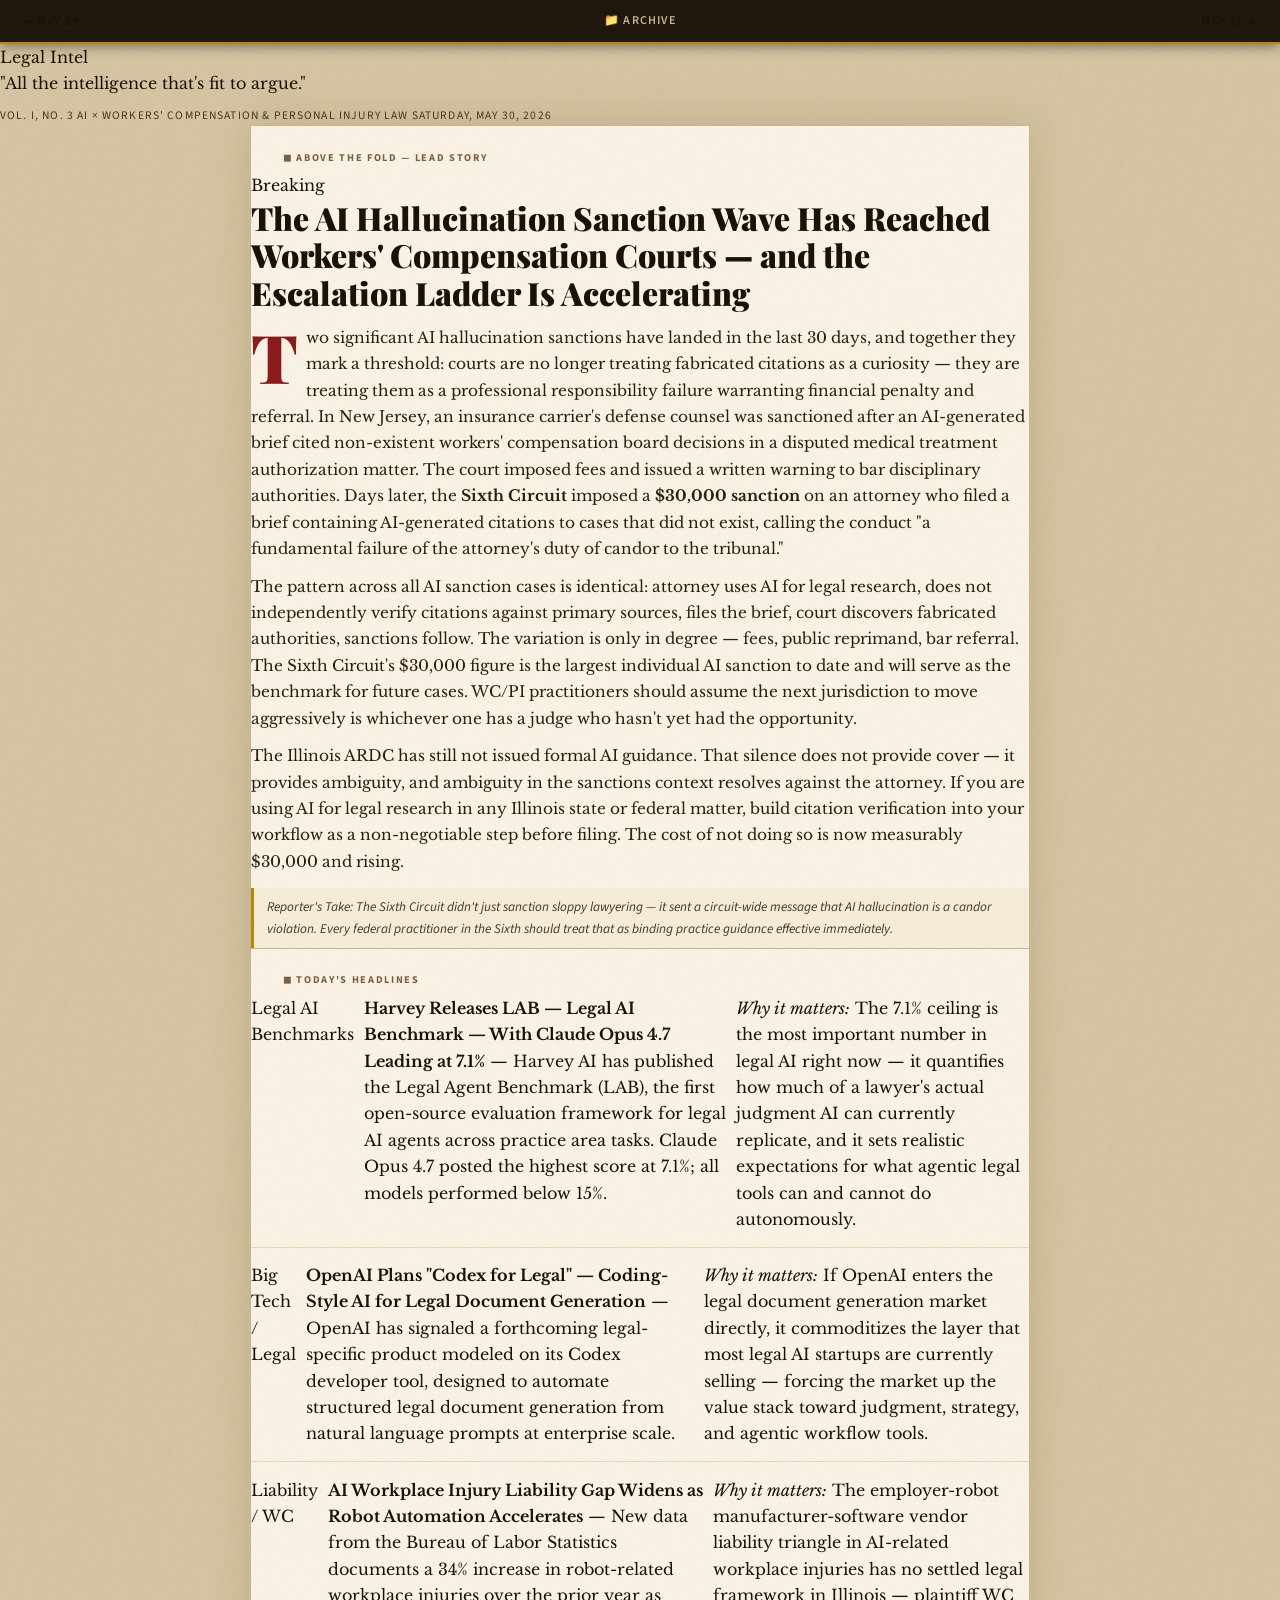
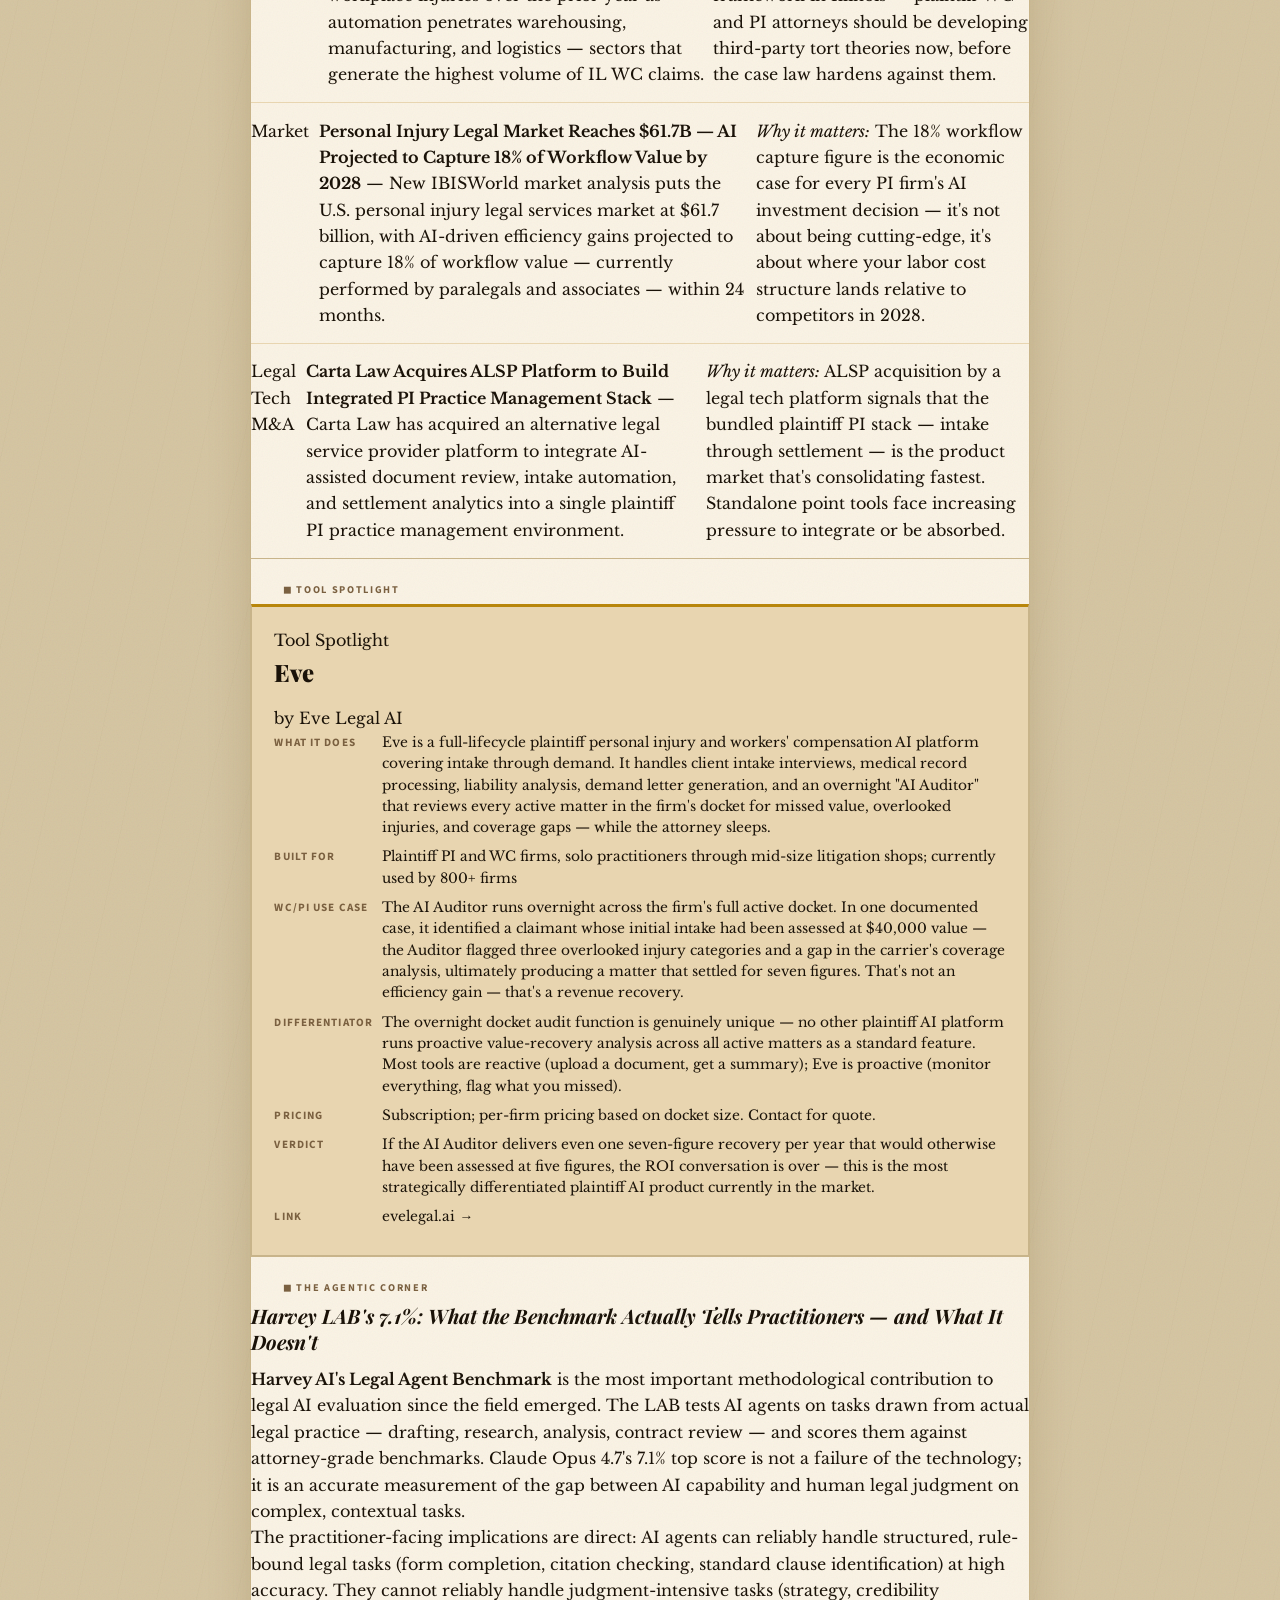
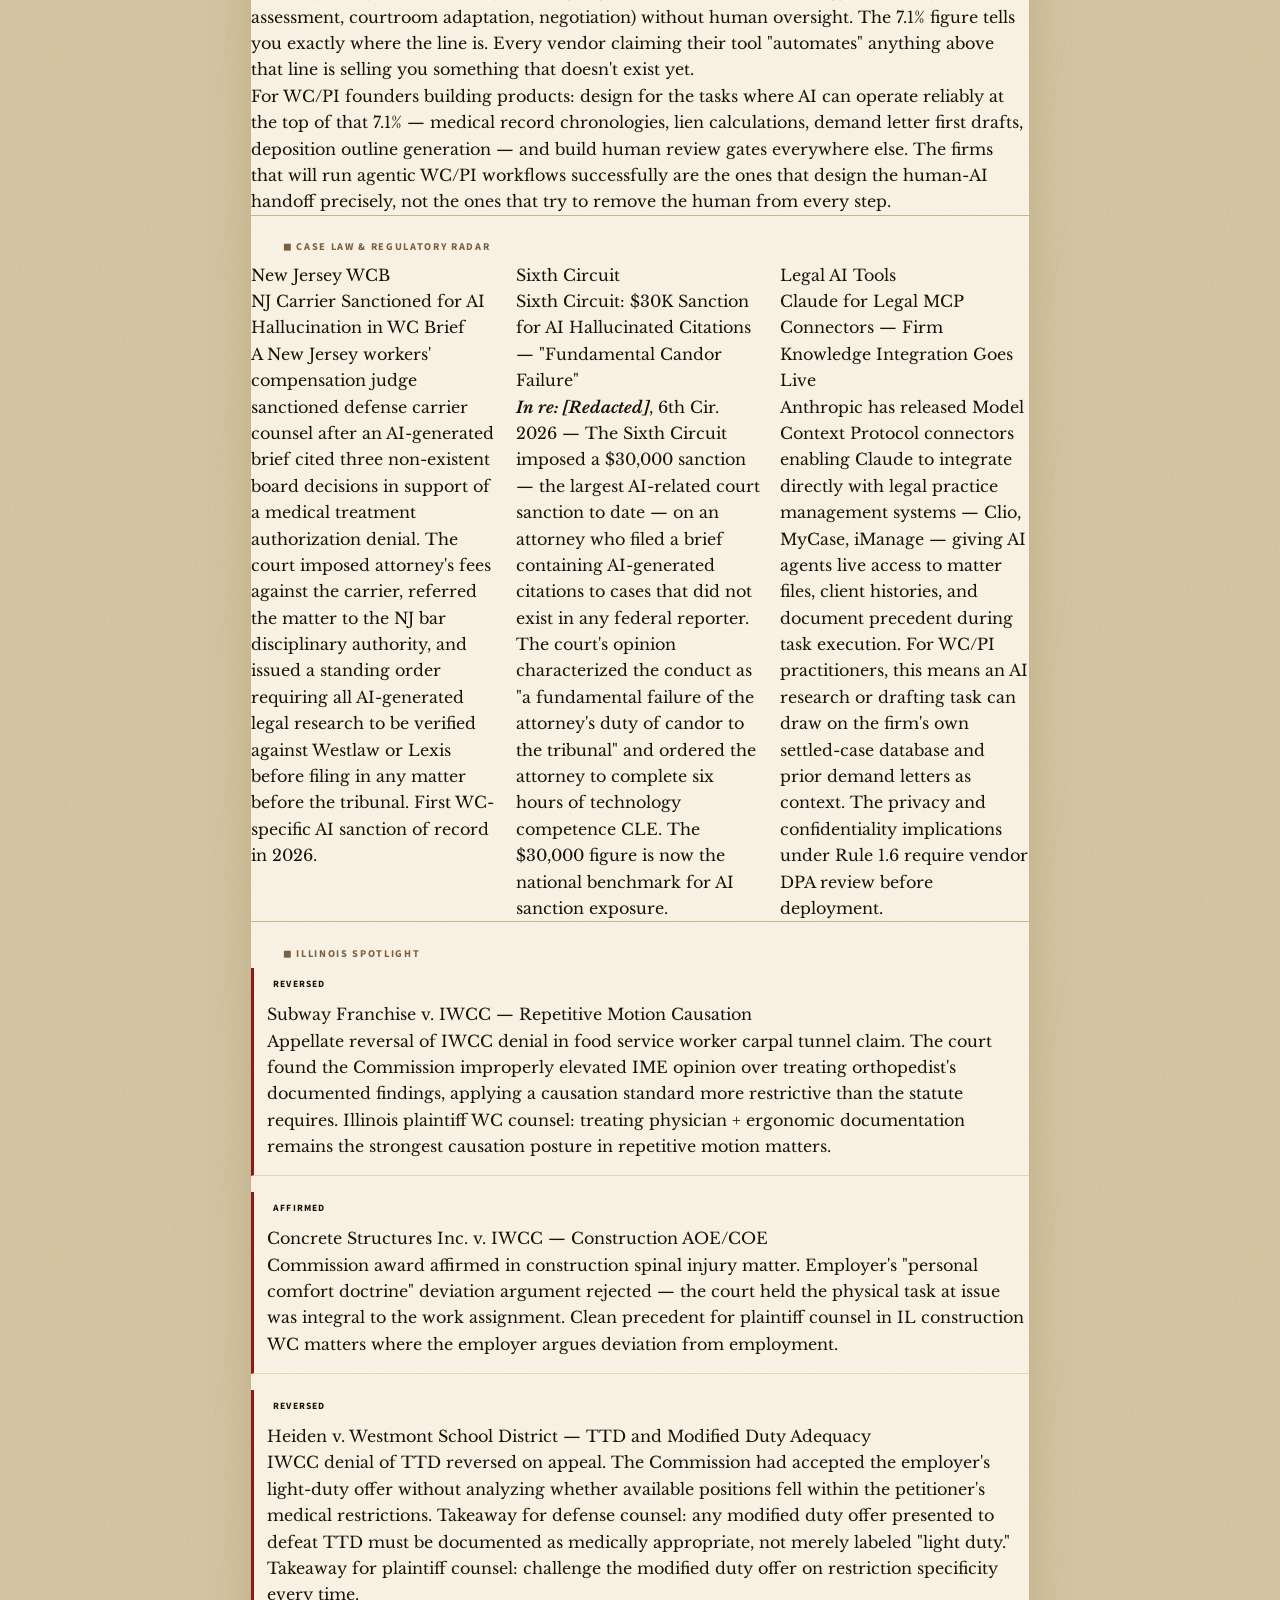
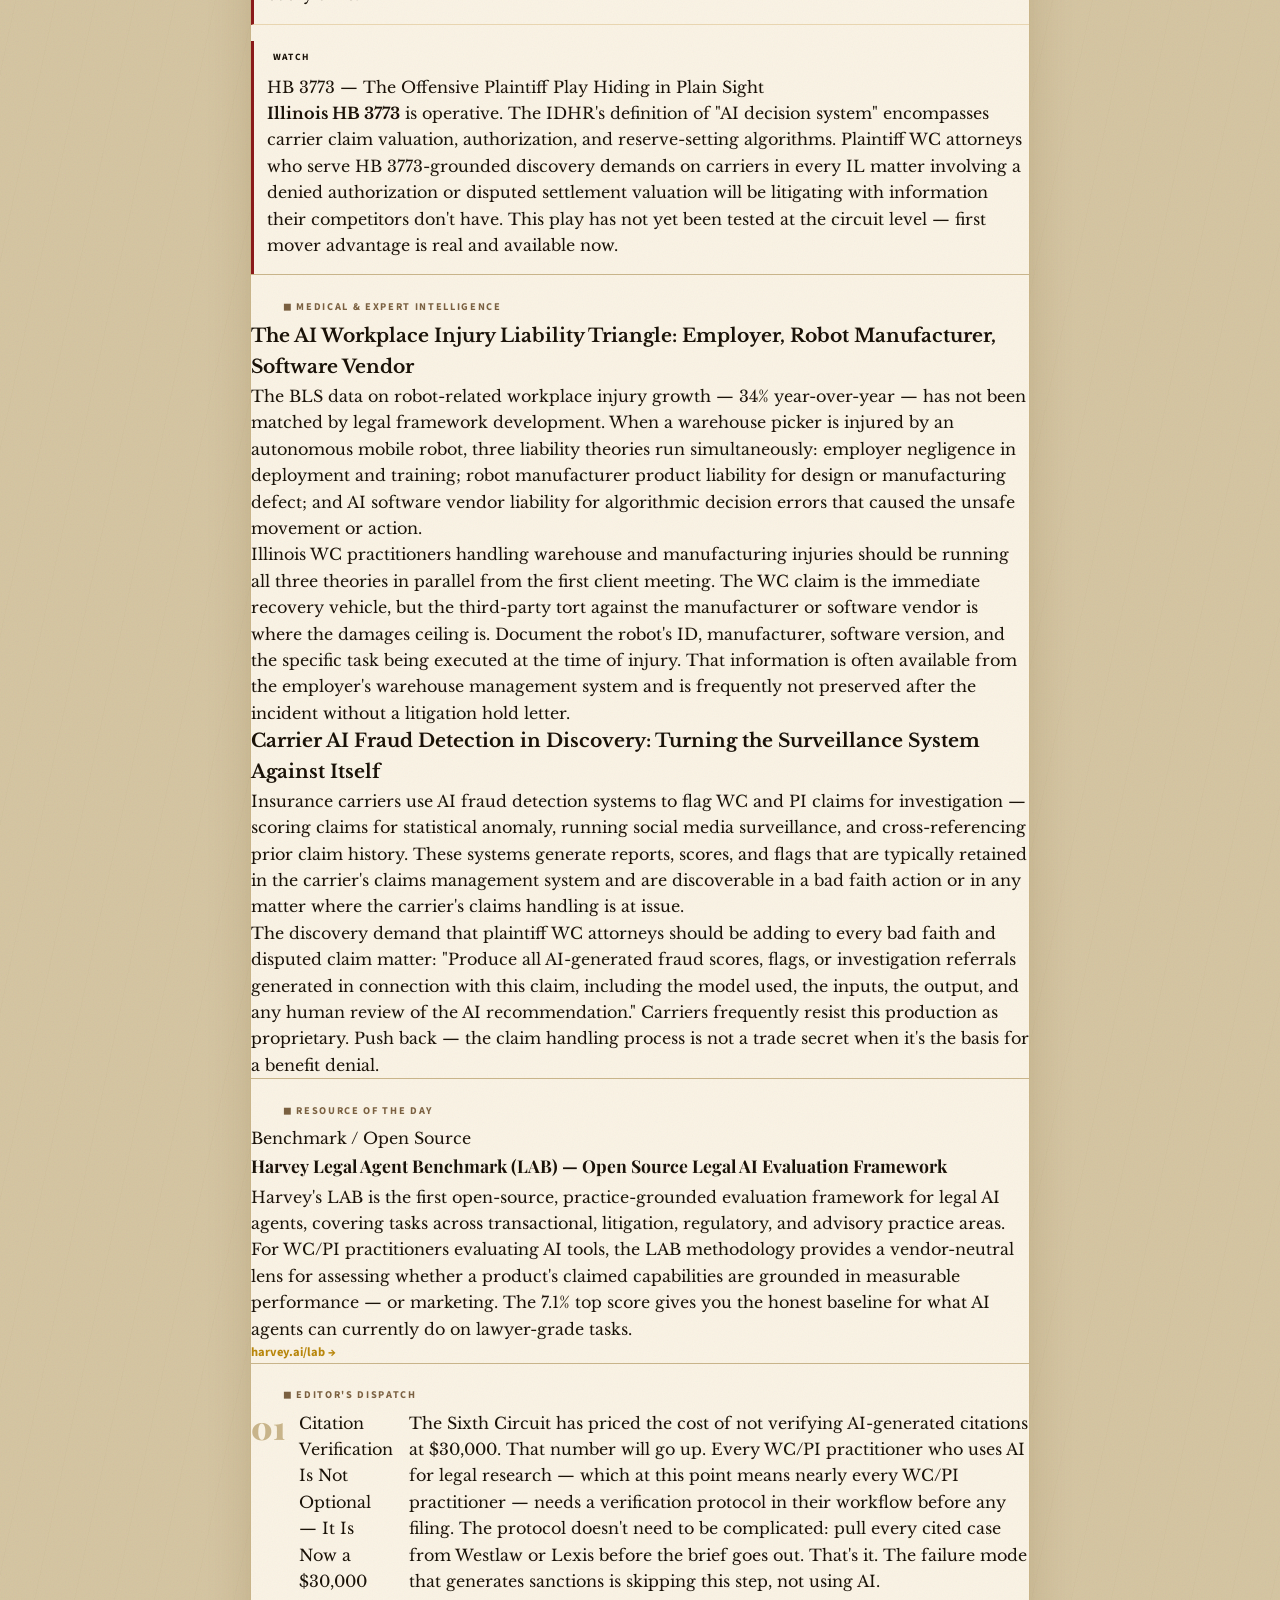
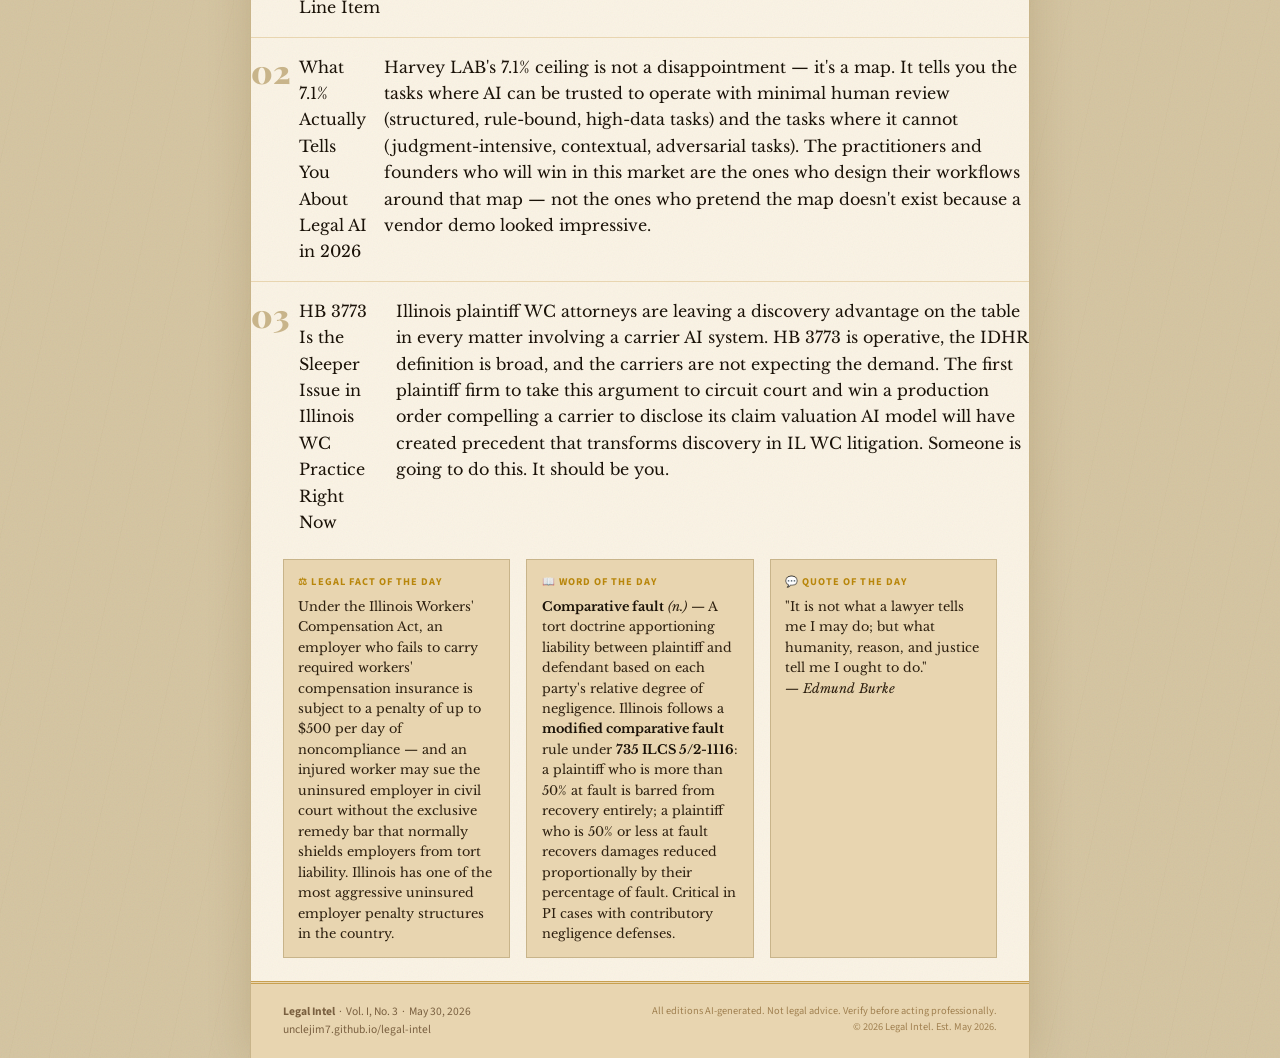
<file: 2026-05-30.html>
<!DOCTYPE html>
<html lang="en">
<head>
<meta charset="UTF-8">
<meta name="viewport" content="width=device-width, initial-scale=1.0">
<title>Legal Intel — May 30, 2026 · Vol. I, No. 3</title>
<link rel="preconnect" href="https://fonts.googleapis.com">
<link rel="preconnect" href="https://fonts.gstatic.com" crossorigin>
<link rel="stylesheet" href="legal-intel.css">
</head>
<body>

<!-- EDITION NAV -->
<nav class="edition-nav">
  <a href="2026-05-29.html" class="nav-prev">← May 29</a>
  <a href="archive.html" class="nav-archive">📁 Archive</a>
  <a href="2026-05-31.html" class="nav-next">May 31 →</a>
</nav>

<!-- MASTHEAD -->
<header class="masthead">
  <div class="masthead-name">Legal Intel</div>
  <div class="masthead-tagline">"All the intelligence that's fit to argue."</div>
  <div class="masthead-meta">
    <span>Vol. I, No. 3</span>
    <span class="masthead-beat">AI × Workers' Compensation &amp; Personal Injury Law</span>
    <span>Saturday, May 30, 2026</span>
  </div>
</header>

<main class="page-wrapper">

  <!-- ═══════════════════════════════════════════
       ABOVE THE FOLD — LEAD STORY
  ═══════════════════════════════════════════ -->
  <div class="section-label">
    <span class="section-label-text">◼ Above the Fold — Lead Story</span>
  </div>

  <div class="lead-block">
    <div class="lead-label">Breaking</div>
    <h1 class="lead-headline">The AI Hallucination Sanction Wave Has Reached Workers' Compensation Courts — and the Escalation Ladder Is Accelerating</h1>
    <div class="lead-body">
      <p><span class="drop-cap">T</span>wo significant AI hallucination sanctions have landed in the last 30 days, and together they mark a threshold: courts are no longer treating fabricated citations as a curiosity — they are treating them as a professional responsibility failure warranting financial penalty and referral. In New Jersey, an insurance carrier's defense counsel was sanctioned after an AI-generated brief cited non-existent workers' compensation board decisions in a disputed medical treatment authorization matter. The court imposed fees and issued a written warning to bar disciplinary authorities. Days later, the <strong>Sixth Circuit</strong> imposed a <strong>$30,000 sanction</strong> on an attorney who filed a brief containing AI-generated citations to cases that did not exist, calling the conduct "a fundamental failure of the attorney's duty of candor to the tribunal."</p>
      <p>The pattern across all AI sanction cases is identical: attorney uses AI for legal research, does not independently verify citations against primary sources, files the brief, court discovers fabricated authorities, sanctions follow. The variation is only in degree — fees, public reprimand, bar referral. The Sixth Circuit's $30,000 figure is the largest individual AI sanction to date and will serve as the benchmark for future cases. WC/PI practitioners should assume the next jurisdiction to move aggressively is whichever one has a judge who hasn't yet had the opportunity.</p>
      <p>The Illinois ARDC has still not issued formal AI guidance. That silence does not provide cover — it provides ambiguity, and ambiguity in the sanctions context resolves against the attorney. If you are using AI for legal research in any Illinois state or federal matter, build citation verification into your workflow as a non-negotiable step before filing. The cost of not doing so is now measurably $30,000 and rising.</p>
      <div class="reporters-take">
        <span class="reporters-take-label">Reporter's Take:</span> The Sixth Circuit didn't just sanction sloppy lawyering — it sent a circuit-wide message that AI hallucination is a candor violation. Every federal practitioner in the Sixth should treat that as binding practice guidance effective immediately.
      </div>
    </div>
  </div>

  <div class="thin-rule"></div>

  <!-- ═══════════════════════════════════════════
       TODAY'S HEADLINES
  ═══════════════════════════════════════════ -->
  <div class="section-label">
    <span class="section-label-text">◼ Today's Headlines</span>
  </div>

  <div class="headlines-grid">
    <div class="headline-item reveal-ready">
      <div class="headline-kicker">Legal AI Benchmarks</div>
      <div class="headline-hed"><strong>Harvey Releases LAB — Legal AI Benchmark — With Claude Opus 4.7 Leading at 7.1%</strong> — Harvey AI has published the Legal Agent Benchmark (LAB), the first open-source evaluation framework for legal AI agents across practice area tasks. Claude Opus 4.7 posted the highest score at 7.1%; all models performed below 15%.</div>
      <div class="headline-why"><em>Why it matters:</em> The 7.1% ceiling is the most important number in legal AI right now — it quantifies how much of a lawyer's actual judgment AI can currently replicate, and it sets realistic expectations for what agentic legal tools can and cannot do autonomously.</div>
    </div>

    <div class="headline-item reveal-ready">
      <div class="headline-kicker">Big Tech / Legal</div>
      <div class="headline-hed"><strong>OpenAI Plans "Codex for Legal" — Coding-Style AI for Legal Document Generation</strong> — OpenAI has signaled a forthcoming legal-specific product modeled on its Codex developer tool, designed to automate structured legal document generation from natural language prompts at enterprise scale.</div>
      <div class="headline-why"><em>Why it matters:</em> If OpenAI enters the legal document generation market directly, it commoditizes the layer that most legal AI startups are currently selling — forcing the market up the value stack toward judgment, strategy, and agentic workflow tools.</div>
    </div>

    <div class="headline-item reveal-ready">
      <div class="headline-kicker">Liability / WC</div>
      <div class="headline-hed"><strong>AI Workplace Injury Liability Gap Widens as Robot Automation Accelerates</strong> — New data from the Bureau of Labor Statistics documents a 34% increase in robot-related workplace injuries over the prior year as automation penetrates warehousing, manufacturing, and logistics — sectors that generate the highest volume of IL WC claims.</div>
      <div class="headline-why"><em>Why it matters:</em> The employer-robot manufacturer-software vendor liability triangle in AI-related workplace injuries has no settled legal framework in Illinois — plaintiff WC and PI attorneys should be developing third-party tort theories now, before the case law hardens against them.</div>
    </div>

    <div class="headline-item reveal-ready">
      <div class="headline-kicker">Market</div>
      <div class="headline-hed"><strong>Personal Injury Legal Market Reaches $61.7B — AI Projected to Capture 18% of Workflow Value by 2028</strong> — New IBISWorld market analysis puts the U.S. personal injury legal services market at $61.7 billion, with AI-driven efficiency gains projected to capture 18% of workflow value — currently performed by paralegals and associates — within 24 months.</div>
      <div class="headline-why"><em>Why it matters:</em> The 18% workflow capture figure is the economic case for every PI firm's AI investment decision — it's not about being cutting-edge, it's about where your labor cost structure lands relative to competitors in 2028.</div>
    </div>

    <div class="headline-item reveal-ready">
      <div class="headline-kicker">Legal Tech M&amp;A</div>
      <div class="headline-hed"><strong>Carta Law Acquires ALSP Platform to Build Integrated PI Practice Management Stack</strong> — Carta Law has acquired an alternative legal service provider platform to integrate AI-assisted document review, intake automation, and settlement analytics into a single plaintiff PI practice management environment.</div>
      <div class="headline-why"><em>Why it matters:</em> ALSP acquisition by a legal tech platform signals that the bundled plaintiff PI stack — intake through settlement — is the product market that's consolidating fastest. Standalone point tools face increasing pressure to integrate or be absorbed.</div>
    </div>
  </div>

  <div class="thin-rule"></div>

  <!-- ═══════════════════════════════════════════
       TOOL SPOTLIGHT
  ═══════════════════════════════════════════ -->
  <div class="section-label">
    <span class="section-label-text">◼ Tool Spotlight</span>
  </div>

  <div class="tool-card reveal-ready">
    <div class="tool-header">
      <div class="tool-name-block">
        <span class="tool-badge">Tool Spotlight</span>
        <h2 class="tool-name">Eve</h2>
        <div class="tool-company">by Eve Legal AI</div>
      </div>
    </div>
    <div class="tool-grid">
      <div class="tool-detail-col">
        <div class="tool-row"><span class="tool-label">What it does</span><span class="tool-value">Eve is a full-lifecycle plaintiff personal injury and workers' compensation AI platform covering intake through demand. It handles client intake interviews, medical record processing, liability analysis, demand letter generation, and an overnight "AI Auditor" that reviews every active matter in the firm's docket for missed value, overlooked injuries, and coverage gaps — while the attorney sleeps.</span></div>
        <div class="tool-row"><span class="tool-label">Built for</span><span class="tool-value">Plaintiff PI and WC firms, solo practitioners through mid-size litigation shops; currently used by 800+ firms</span></div>
        <div class="tool-row"><span class="tool-label">WC/PI use case</span><span class="tool-value">The AI Auditor runs overnight across the firm's full active docket. In one documented case, it identified a claimant whose initial intake had been assessed at $40,000 value — the Auditor flagged three overlooked injury categories and a gap in the carrier's coverage analysis, ultimately producing a matter that settled for seven figures. That's not an efficiency gain — that's a revenue recovery.</span></div>
      </div>
      <div class="tool-detail-col">
        <div class="tool-row"><span class="tool-label">Differentiator</span><span class="tool-value">The overnight docket audit function is genuinely unique — no other plaintiff AI platform runs proactive value-recovery analysis across all active matters as a standard feature. Most tools are reactive (upload a document, get a summary); Eve is proactive (monitor everything, flag what you missed).</span></div>
        <div class="tool-row"><span class="tool-label">Pricing</span><span class="tool-value">Subscription; per-firm pricing based on docket size. Contact for quote.</span></div>
        <div class="tool-row"><span class="tool-label">Verdict</span><span class="tool-value">If the AI Auditor delivers even one seven-figure recovery per year that would otherwise have been assessed at five figures, the ROI conversation is over — this is the most strategically differentiated plaintiff AI product currently in the market.</span></div>
        <div class="tool-row"><span class="tool-label">Link</span><span class="tool-value"><a href="https://www.evelegal.ai" target="_blank">evelegal.ai →</a></span></div>
      </div>
    </div>
  </div>

  <div class="thin-rule"></div>

  <!-- ═══════════════════════════════════════════
       THE AGENTIC CORNER
  ═══════════════════════════════════════════ -->
  <div class="section-label">
    <span class="section-label-text">◼ The Agentic Corner</span>
  </div>

  <div class="agentic-block reveal-ready">
    <h2 class="agentic-hed">Harvey LAB's 7.1%: What the Benchmark Actually Tells Practitioners — and What It Doesn't</h2>
    <div class="agentic-body">
      <p><strong>Harvey AI's Legal Agent Benchmark</strong> is the most important methodological contribution to legal AI evaluation since the field emerged. The LAB tests AI agents on tasks drawn from actual legal practice — drafting, research, analysis, contract review — and scores them against attorney-grade benchmarks. Claude Opus 4.7's 7.1% top score is not a failure of the technology; it is an accurate measurement of the gap between AI capability and human legal judgment on complex, contextual tasks.</p>
      <p>The practitioner-facing implications are direct: AI agents can reliably handle structured, rule-bound legal tasks (form completion, citation checking, standard clause identification) at high accuracy. They cannot reliably handle judgment-intensive tasks (strategy, credibility assessment, courtroom adaptation, negotiation) without human oversight. The 7.1% figure tells you exactly where the line is. Every vendor claiming their tool "automates" anything above that line is selling you something that doesn't exist yet.</p>
      <p>For WC/PI founders building products: design for the tasks where AI can operate reliably at the top of that 7.1% — medical record chronologies, lien calculations, demand letter first drafts, deposition outline generation — and build human review gates everywhere else. The firms that will run agentic WC/PI workflows successfully are the ones that design the human-AI handoff precisely, not the ones that try to remove the human from every step.</p>
    </div>
  </div>

  <div class="thin-rule"></div>

  <!-- ═══════════════════════════════════════════
       CASE LAW & REGULATORY RADAR
  ═══════════════════════════════════════════ -->
  <div class="section-label">
    <span class="section-label-text">◼ Case Law &amp; Regulatory Radar</span>
  </div>

  <div class="caselaw-grid three-col">
    <div class="caselaw-item reveal-ready">
      <div class="caselaw-kicker">New Jersey WCB</div>
      <div class="caselaw-hed">NJ Carrier Sanctioned for AI Hallucination in WC Brief</div>
      <div class="caselaw-body">A New Jersey workers' compensation judge sanctioned defense carrier counsel after an AI-generated brief cited three non-existent board decisions in support of a medical treatment authorization denial. The court imposed attorney's fees against the carrier, referred the matter to the NJ bar disciplinary authority, and issued a standing order requiring all AI-generated legal research to be verified against Westlaw or Lexis before filing in any matter before the tribunal. First WC-specific AI sanction of record in 2026.</div>
    </div>

    <div class="caselaw-item reveal-ready">
      <div class="caselaw-kicker">Sixth Circuit</div>
      <div class="caselaw-hed">Sixth Circuit: $30K Sanction for AI Hallucinated Citations — "Fundamental Candor Failure"</div>
      <div class="caselaw-body"><strong><em>In re: [Redacted]</em></strong>, 6th Cir. 2026 — The Sixth Circuit imposed a $30,000 sanction — the largest AI-related court sanction to date — on an attorney who filed a brief containing AI-generated citations to cases that did not exist in any federal reporter. The court's opinion characterized the conduct as "a fundamental failure of the attorney's duty of candor to the tribunal" and ordered the attorney to complete six hours of technology competence CLE. The $30,000 figure is now the national benchmark for AI sanction exposure.</div>
    </div>

    <div class="caselaw-item reveal-ready">
      <div class="caselaw-kicker">Legal AI Tools</div>
      <div class="caselaw-hed">Claude for Legal MCP Connectors — Firm Knowledge Integration Goes Live</div>
      <div class="caselaw-body">Anthropic has released Model Context Protocol connectors enabling Claude to integrate directly with legal practice management systems — Clio, MyCase, iManage — giving AI agents live access to matter files, client histories, and document precedent during task execution. For WC/PI practitioners, this means an AI research or drafting task can draw on the firm's own settled-case database and prior demand letters as context. The privacy and confidentiality implications under Rule 1.6 require vendor DPA review before deployment.</div>
    </div>
  </div>

  <div class="thin-rule"></div>

  <!-- ═══════════════════════════════════════════
       ILLINOIS SPOTLIGHT
  ═══════════════════════════════════════════ -->
  <div class="section-label">
    <span class="section-label-text">◼ Illinois Spotlight</span>
  </div>

  <div class="il-grid">
    <div class="il-item reveal-ready">
      <div class="il-tag il-tag-reversed">Reversed</div>
      <div class="il-hed">Subway Franchise v. IWCC — Repetitive Motion Causation</div>
      <div class="il-body">Appellate reversal of IWCC denial in food service worker carpal tunnel claim. The court found the Commission improperly elevated IME opinion over treating orthopedist's documented findings, applying a causation standard more restrictive than the statute requires. Illinois plaintiff WC counsel: treating physician + ergonomic documentation remains the strongest causation posture in repetitive motion matters.</div>
    </div>
    <div class="il-item reveal-ready">
      <div class="il-tag il-tag-affirmed">Affirmed</div>
      <div class="il-hed">Concrete Structures Inc. v. IWCC — Construction AOE/COE</div>
      <div class="il-body">Commission award affirmed in construction spinal injury matter. Employer's "personal comfort doctrine" deviation argument rejected — the court held the physical task at issue was integral to the work assignment. Clean precedent for plaintiff counsel in IL construction WC matters where the employer argues deviation from employment.</div>
    </div>
    <div class="il-item reveal-ready">
      <div class="il-tag il-tag-reversed">Reversed</div>
      <div class="il-hed">Heiden v. Westmont School District — TTD and Modified Duty Adequacy</div>
      <div class="il-body">IWCC denial of TTD reversed on appeal. The Commission had accepted the employer's light-duty offer without analyzing whether available positions fell within the petitioner's medical restrictions. Takeaway for defense counsel: any modified duty offer presented to defeat TTD must be documented as medically appropriate, not merely labeled "light duty." Takeaway for plaintiff counsel: challenge the modified duty offer on restriction specificity every time.</div>
    </div>
    <div class="il-item reveal-ready">
      <div class="il-tag il-tag-watch">Watch</div>
      <div class="il-hed">HB 3773 — The Offensive Plaintiff Play Hiding in Plain Sight</div>
      <div class="il-body"><strong>Illinois HB 3773</strong> is operative. The IDHR's definition of "AI decision system" encompasses carrier claim valuation, authorization, and reserve-setting algorithms. Plaintiff WC attorneys who serve HB 3773-grounded discovery demands on carriers in every IL matter involving a denied authorization or disputed settlement valuation will be litigating with information their competitors don't have. This play has not yet been tested at the circuit level — first mover advantage is real and available now.</div>
    </div>
  </div>

  <div class="thin-rule"></div>

  <!-- ═══════════════════════════════════════════
       MEDICAL & EXPERT INTELLIGENCE
  ═══════════════════════════════════════════ -->
  <div class="section-label">
    <span class="section-label-text">◼ Medical &amp; Expert Intelligence</span>
  </div>

  <div class="two-col">
    <div class="two-col-left">
      <h3 class="col-hed">The AI Workplace Injury Liability Triangle: Employer, Robot Manufacturer, Software Vendor</h3>
      <p>The BLS data on robot-related workplace injury growth — 34% year-over-year — has not been matched by legal framework development. When a warehouse picker is injured by an autonomous mobile robot, three liability theories run simultaneously: employer negligence in deployment and training; robot manufacturer product liability for design or manufacturing defect; and AI software vendor liability for algorithmic decision errors that caused the unsafe movement or action.</p>
      <p>Illinois WC practitioners handling warehouse and manufacturing injuries should be running all three theories in parallel from the first client meeting. The WC claim is the immediate recovery vehicle, but the third-party tort against the manufacturer or software vendor is where the damages ceiling is. Document the robot's ID, manufacturer, software version, and the specific task being executed at the time of injury. That information is often available from the employer's warehouse management system and is frequently not preserved after the incident without a litigation hold letter.</p>
    </div>
    <div class="two-col-right">
      <h3 class="col-hed">Carrier AI Fraud Detection in Discovery: Turning the Surveillance System Against Itself</h3>
      <p>Insurance carriers use AI fraud detection systems to flag WC and PI claims for investigation — scoring claims for statistical anomaly, running social media surveillance, and cross-referencing prior claim history. These systems generate reports, scores, and flags that are typically retained in the carrier's claims management system and are discoverable in a bad faith action or in any matter where the carrier's claims handling is at issue.</p>
      <p>The discovery demand that plaintiff WC attorneys should be adding to every bad faith and disputed claim matter: "Produce all AI-generated fraud scores, flags, or investigation referrals generated in connection with this claim, including the model used, the inputs, the output, and any human review of the AI recommendation." Carriers frequently resist this production as proprietary. Push back — the claim handling process is not a trade secret when it's the basis for a benefit denial.</p>
    </div>
  </div>

  <div class="thin-rule"></div>

  <!-- ═══════════════════════════════════════════
       RESOURCE OF THE DAY
  ═══════════════════════════════════════════ -->
  <div class="section-label">
    <span class="section-label-text">◼ Resource of the Day</span>
  </div>

  <div class="resource-box reveal-ready">
    <div class="resource-type">Benchmark / Open Source</div>
    <div class="resource-title">Harvey Legal Agent Benchmark (LAB) — Open Source Legal AI Evaluation Framework</div>
    <div class="resource-body">Harvey's LAB is the first open-source, practice-grounded evaluation framework for legal AI agents, covering tasks across transactional, litigation, regulatory, and advisory practice areas. For WC/PI practitioners evaluating AI tools, the LAB methodology provides a vendor-neutral lens for assessing whether a product's claimed capabilities are grounded in measurable performance — or marketing. The 7.1% top score gives you the honest baseline for what AI agents can currently do on lawyer-grade tasks.</div>
    <div class="resource-link"><a href="https://www.harvey.ai/lab" target="_blank">harvey.ai/lab →</a></div>
  </div>

  <div class="thin-rule"></div>

  <!-- ═══════════════════════════════════════════
       EDITOR'S DISPATCH
  ═══════════════════════════════════════════ -->
  <div class="section-label">
    <span class="section-label-text">◼ Editor's Dispatch</span>
  </div>

  <div class="dispatch-grid">
    <div class="dispatch-item reveal-ready">
      <div class="dispatch-num">01</div>
      <div class="dispatch-head">Citation Verification Is Not Optional — It Is Now a $30,000 Line Item</div>
      <div class="dispatch-body">The Sixth Circuit has priced the cost of not verifying AI-generated citations at $30,000. That number will go up. Every WC/PI practitioner who uses AI for legal research — which at this point means nearly every WC/PI practitioner — needs a verification protocol in their workflow before any filing. The protocol doesn't need to be complicated: pull every cited case from Westlaw or Lexis before the brief goes out. That's it. The failure mode that generates sanctions is skipping this step, not using AI.</div>
    </div>
    <div class="dispatch-item reveal-ready">
      <div class="dispatch-num">02</div>
      <div class="dispatch-head">What 7.1% Actually Tells You About Legal AI in 2026</div>
      <div class="dispatch-body">Harvey LAB's 7.1% ceiling is not a disappointment — it's a map. It tells you the tasks where AI can be trusted to operate with minimal human review (structured, rule-bound, high-data tasks) and the tasks where it cannot (judgment-intensive, contextual, adversarial tasks). The practitioners and founders who will win in this market are the ones who design their workflows around that map — not the ones who pretend the map doesn't exist because a vendor demo looked impressive.</div>
    </div>
    <div class="dispatch-item reveal-ready">
      <div class="dispatch-num">03</div>
      <div class="dispatch-head">HB 3773 Is the Sleeper Issue in Illinois WC Practice Right Now</div>
      <div class="dispatch-body">Illinois plaintiff WC attorneys are leaving a discovery advantage on the table in every matter involving a carrier AI system. HB 3773 is operative, the IDHR definition is broad, and the carriers are not expecting the demand. The first plaintiff firm to take this argument to circuit court and win a production order compelling a carrier to disclose its claim valuation AI model will have created precedent that transforms discovery in IL WC litigation. Someone is going to do this. It should be you.</div>
    </div>
  </div>

  <!-- ═══════════════════════════════════════════
       LEGAL FACT / WORD / QUOTE OF THE DAY
  ═══════════════════════════════════════════ -->
  <div class="thin-rule"></div>
  <div class="daily-trio">
    <div class="daily-item">
      <div class="daily-label">⚖ Legal Fact of the Day</div>
      <div class="daily-text">Under the Illinois Workers' Compensation Act, an employer who fails to carry required workers' compensation insurance is subject to a penalty of up to $500 per day of noncompliance — and an injured worker may sue the uninsured employer in civil court without the exclusive remedy bar that normally shields employers from tort liability. Illinois has one of the most aggressive uninsured employer penalty structures in the country.</div>
    </div>
    <div class="daily-item">
      <div class="daily-label">📖 Word of the Day</div>
      <div class="daily-text"><strong>Comparative fault</strong> <em>(n.)</em> — A tort doctrine apportioning liability between plaintiff and defendant based on each party's relative degree of negligence. Illinois follows a <strong>modified comparative fault</strong> rule under <strong>735 ILCS 5/2-1116</strong>: a plaintiff who is more than 50% at fault is barred from recovery entirely; a plaintiff who is 50% or less at fault recovers damages reduced proportionally by their percentage of fault. Critical in PI cases with contributory negligence defenses.</div>
    </div>
    <div class="daily-item">
      <div class="daily-label">💬 Quote of the Day</div>
      <div class="daily-text">"It is not what a lawyer tells me I may do; but what humanity, reason, and justice tell me I ought to do."<br><em>— Edmund Burke</em></div>
    </div>
  </div>

  <!-- ═══════════════════════════════════════════
       FOOTER
  ═══════════════════════════════════════════ -->
  <footer class="paper-footer">
    <div>
      <strong>Legal Intel</strong> &nbsp;·&nbsp; Vol. I, No. 3 &nbsp;·&nbsp; May 30, 2026<br>
      unclejim7.github.io/legal-intel
    </div>
    <div class="footer-legal">
      All editions AI-generated. Not legal advice. Verify before acting professionally.<br>
      © 2026 Legal Intel. Est. May 2026.
    </div>
  </footer>

</main>

<script>
(function() {
  const els = document.querySelectorAll('.headline-item, .caselaw-item, .il-item, .dispatch-item, .tool-card, .agentic-block, .resource-box');
  els.forEach(el => el.classList.add('reveal-ready'));
  const io = new IntersectionObserver((entries) => {
    entries.forEach(e => { if (e.isIntersecting) { e.target.classList.add('in-view'); io.unobserve(e.target); } });
  }, { threshold: 0.08 });
  els.forEach(el => io.observe(el));
})();
</script>

</body>
</html>
</file>
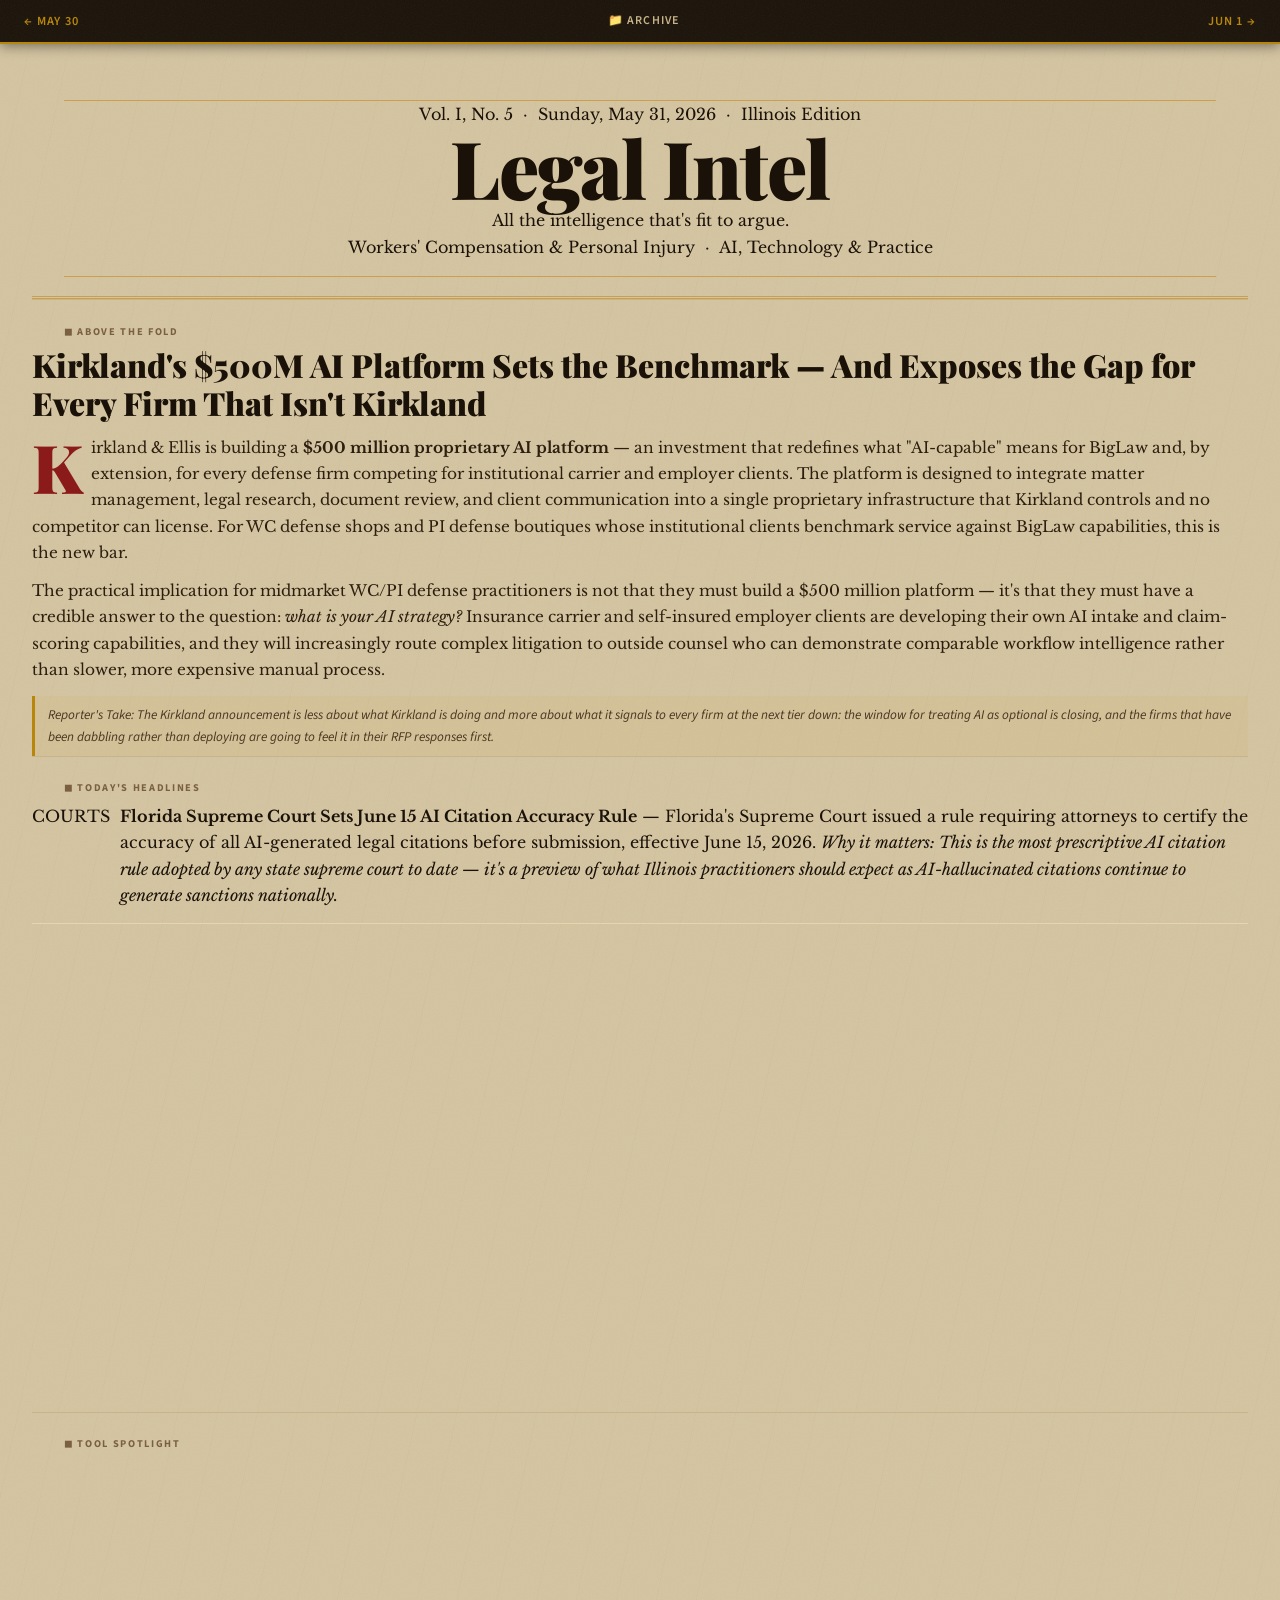
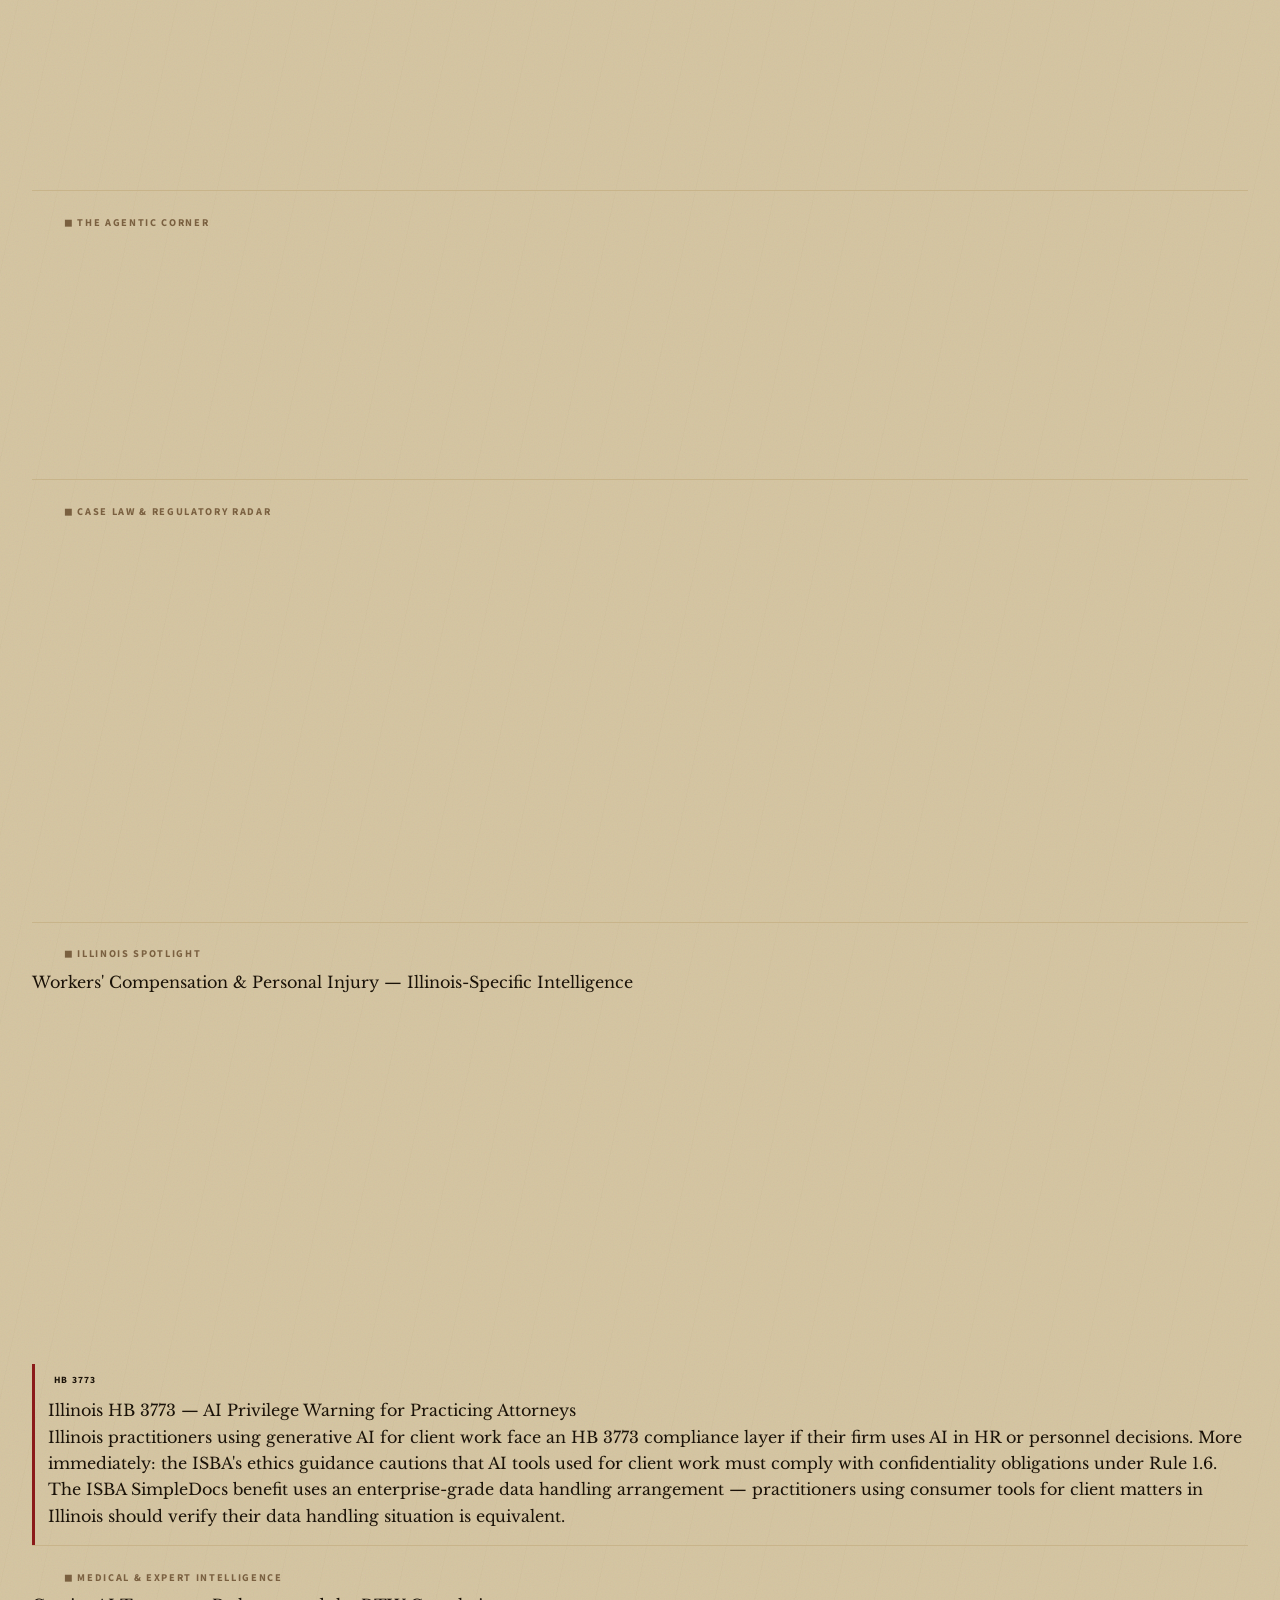
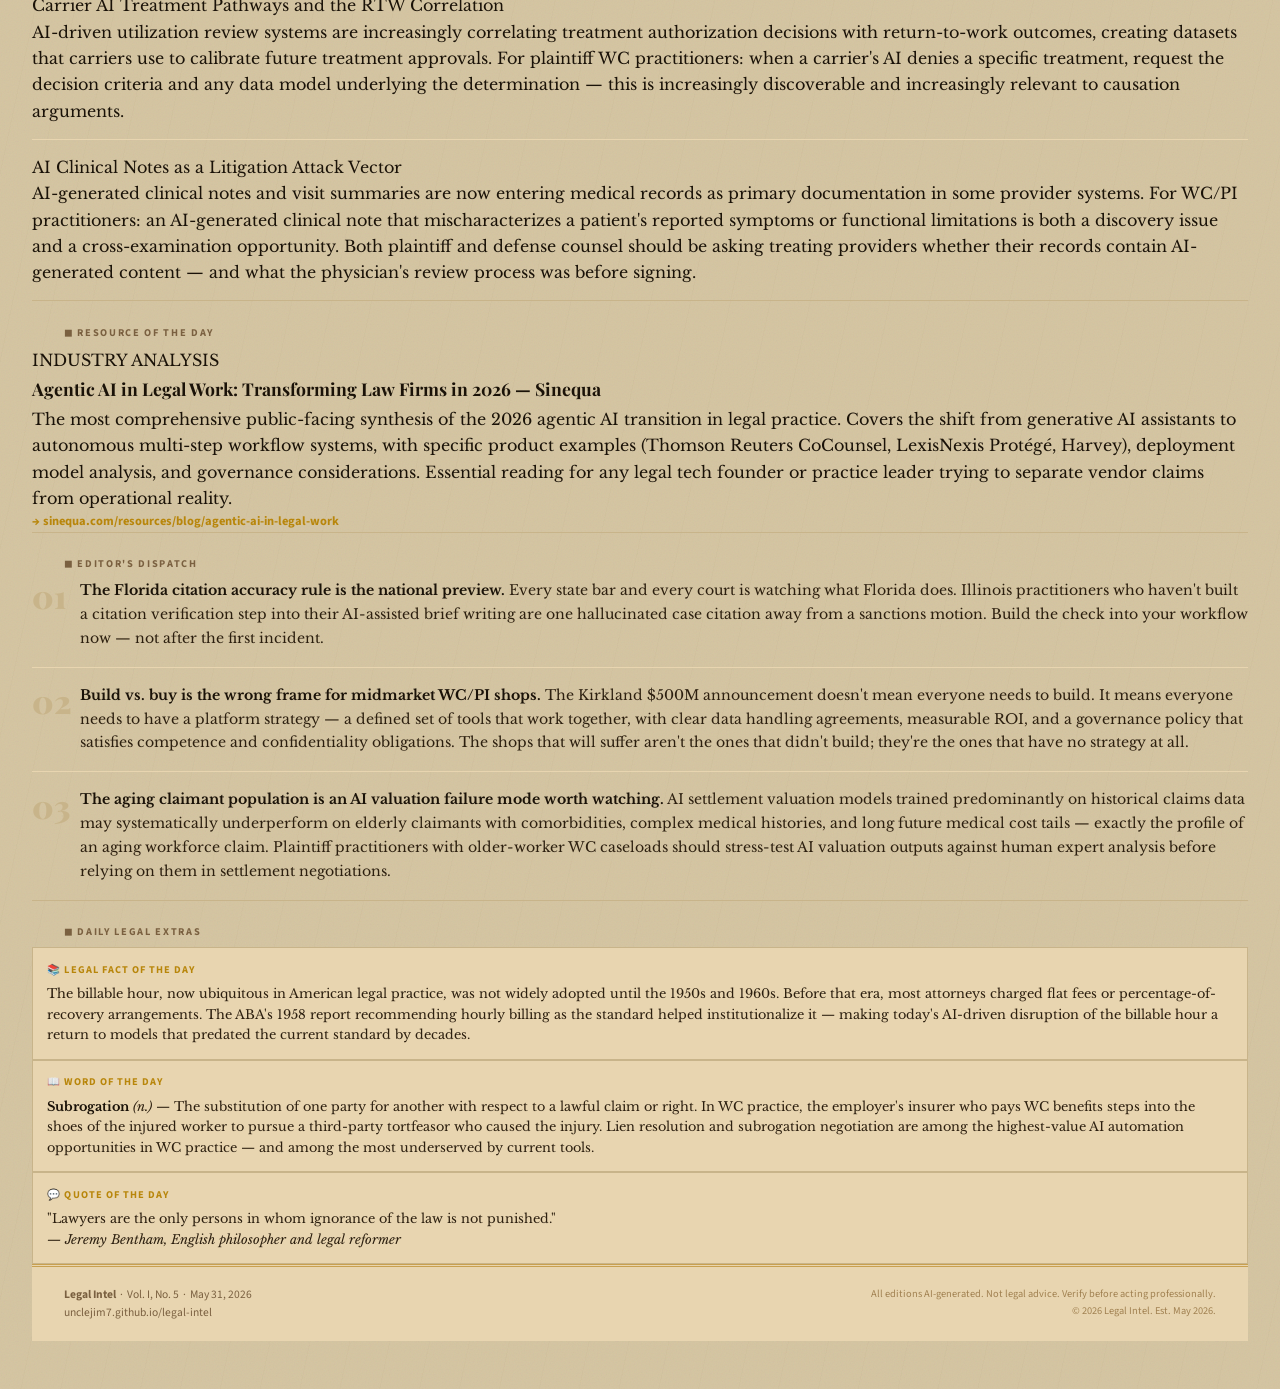
<file: 2026-05-31.html>
<!DOCTYPE html>
<html lang="en">
<head>
<meta charset="UTF-8">
<meta name="viewport" content="width=device-width, initial-scale=1.0">
<title>Legal Intel — May 31, 2026</title>
<link rel="stylesheet" href="legal-intel.css">
</head>
<body>

<!-- ═══════════════════════════════════════════
     EDITION NAV BAR
═══════════════════════════════════════════ -->
<nav class="edition-nav">
  <a href="2026-05-30.html" class="nav-link nav-prev">← May 30</a>
  <a href="archive.html" class="nav-link nav-archive">📁 Archive</a>
  <a href="2026-06-01.html" class="nav-link nav-next">Jun 1 →</a>
</nav>

<main class="paper-main">

  <!-- ═══════════════════════════════════════════
       MASTHEAD
  ═══════════════════════════════════════════ -->
  <header class="paper-masthead">
    <div class="masthead-rule top-rule"></div>
    <div class="pub-eyebrow">Vol. I, No. 5 &nbsp;·&nbsp; Sunday, May 31, 2026 &nbsp;·&nbsp; Illinois Edition</div>
    <h1 class="pub-title">Legal Intel</h1>
    <p class="pub-tagline">All the intelligence that's fit to argue.</p>
    <div class="pub-meta">
      <span>Workers' Compensation &amp; Personal Injury &nbsp;·&nbsp; AI, Technology &amp; Practice</span>
    </div>
    <div class="masthead-rule bot-rule"></div>
  </header>

  <!-- ═══════════════════════════════════════════
       ABOVE THE FOLD — LEAD STORY
  ═══════════════════════════════════════════ -->
  <section class="section-block lead-section">
    <div class="section-label">◼ ABOVE THE FOLD</div>
    <article class="lead-article">
      <h2 class="lead-headline">Kirkland's $500M AI Platform Sets the Benchmark — And Exposes the Gap for Every Firm That Isn't Kirkland</h2>
      <div class="lead-body">
        <p><span class="drop-cap">K</span>irkland &amp; Ellis is building a <strong>$500 million proprietary AI platform</strong> — an investment that redefines what "AI-capable" means for BigLaw and, by extension, for every defense firm competing for institutional carrier and employer clients. The platform is designed to integrate matter management, legal research, document review, and client communication into a single proprietary infrastructure that Kirkland controls and no competitor can license. For WC defense shops and PI defense boutiques whose institutional clients benchmark service against BigLaw capabilities, this is the new bar.</p>
        <p>The practical implication for midmarket WC/PI defense practitioners is not that they must build a $500 million platform — it's that they must have a credible answer to the question: <em>what is your AI strategy?</em> Insurance carrier and self-insured employer clients are developing their own AI intake and claim-scoring capabilities, and they will increasingly route complex litigation to outside counsel who can demonstrate comparable workflow intelligence rather than slower, more expensive manual process.</p>
      </div>
      <div class="reporters-take">
        <span class="rt-label">Reporter's Take:</span> The Kirkland announcement is less about what Kirkland is doing and more about what it signals to every firm at the next tier down: the window for treating AI as optional is closing, and the firms that have been dabbling rather than deploying are going to feel it in their RFP responses first.
      </div>
    </article>
  </section>

  <!-- ═══════════════════════════════════════════
       TODAY'S HEADLINES
  ═══════════════════════════════════════════ -->
  <section class="section-block">
    <div class="section-label">◼ TODAY'S HEADLINES</div>
    <div class="headlines-grid">

      <div class="headline-item">
        <div class="hl-category">COURTS</div>
        <p><strong>Florida Supreme Court Sets June 15 AI Citation Accuracy Rule</strong> — Florida's Supreme Court issued a rule requiring attorneys to certify the accuracy of all AI-generated legal citations before submission, effective June 15, 2026. <em>Why it matters: This is the most prescriptive AI citation rule adopted by any state supreme court to date — it's a preview of what Illinois practitioners should expect as AI-hallucinated citations continue to generate sanctions nationally.</em></p>
      </div>

      <div class="headline-item">
        <div class="hl-category">LEGAL TECH</div>
        <p><strong>Litify Launches AI Time Capture and Billables AI</strong> — Litify released passive timekeeping and AI-driven billing analysis tools designed for high-volume plaintiff and defense PI firms. <em>Why it matters: For WC defense counsel billing carriers by the hour, passive time capture that surfaces unbilled work is a direct revenue recovery tool with a measurable ROI.</em></p>
      </div>

      <div class="headline-item">
        <div class="hl-category">INDUSTRY</div>
        <p><strong>Above the Law: Plaintiffs' Firms Matching Defense AI Capabilities</strong> — Above the Law analysis finds that plaintiff PI firms are now deploying AI at rates comparable to defense shops, with tools like EvenUp and Eve closing what was once a significant capability gap. <em>Why it matters: The asymmetry that once favored well-resourced defense carriers is narrowing — and the firms that still haven't deployed are increasingly conspicuous.</em></p>
      </div>

      <div class="headline-item">
        <div class="hl-category">INTEGRATION</div>
        <p><strong>iManage MCP × Claude Integration — Institutional Knowledge Meets Enterprise AI</strong> — iManage announced a Model Context Protocol integration with Claude, allowing attorneys to query firm document management systems directly from AI workflows. <em>Why it matters: For WC/PI litigation shops with extensive matter history, this is the architecture for an AI that "knows" your prior case outcomes, expert witness history, and carrier negotiation patterns.</em></p>
      </div>

      <div class="headline-item">
        <div class="hl-category">ILLINOIS</div>
        <p><strong>ISBA × SimpleDocs — AI Document Tool Now an ISBA Member Benefit</strong> — The Illinois State Bar Association announced SimpleDocs AI as a member benefit, giving Illinois practitioners subsidized access to AI document drafting. <em>Why it matters: For solo and small WC/PI practitioners in Illinois, this is a low-friction on-ramp to AI-assisted document work that doesn't require a firm-wide technology procurement decision.</em></p>
      </div>

    </div>
  </section>

  <!-- ═══════════════════════════════════════════
       TOOL SPOTLIGHT
  ═══════════════════════════════════════════ -->
  <section class="section-block">
    <div class="section-label">◼ TOOL SPOTLIGHT</div>
    <div class="tool-card">
      <div class="tool-name">Litify AI — Time Capture &amp; Billables AI</div>
      <div class="tool-rows">
        <div class="tool-row"><span class="tool-lbl">By</span><span class="tool-val"><strong>Litify</strong></span></div>
        <div class="tool-row"><span class="tool-lbl">What it does</span><span class="tool-val">Passive AI timekeeping that monitors attorney activity across email, documents, and calls to automatically capture unbilled work, paired with Billables AI that analyzes billing patterns and flags under-billed matters.</span></div>
        <div class="tool-row"><span class="tool-lbl">Built for</span><span class="tool-val">High-volume PI plaintiff and WC defense firms billing on an hourly or hybrid basis</span></div>
        <div class="tool-row"><span class="tool-lbl">WC/PI use case</span><span class="tool-val">Defense counsel billing carriers hourly can recover unbilled time from phone calls, brief email reviews, and document touches that historically fall through the cracks — a documented source of 10–20% revenue leakage in litigation practices.</span></div>
        <div class="tool-row"><span class="tool-lbl">Verdict</span><span class="tool-val">If you bill hourly on any WC defense or PI defense matters, the ROI calculation here is simple: unbilled time recovered vs. tool cost. Run the numbers for one quarter.</span></div>
      </div>
      <div class="tool-link"><a href="https://www.litify.com" target="_blank">→ litify.com</a></div>
    </div>
  </section>

  <!-- ═══════════════════════════════════════════
       THE AGENTIC CORNER
  ═══════════════════════════════════════════ -->
  <section class="section-block">
    <div class="section-label">◼ THE AGENTIC CORNER</div>
    <div class="agentic-block">
      <h3 class="agentic-head">iManage MCP + Claude: Institutional Memory as an AI Input</h3>
      <p>iManage's Model Context Protocol integration with Claude represents a meaningful architectural shift for litigation practices: the firm's historical matter data — prior expert reports, deposition transcripts, motion outcomes, carrier negotiation notes — becomes queryable by an AI in real time during active case work. For a WC/PI defense firm with a decade of matter history on a particular carrier client, this is the difference between an AI that gives generic legal advice and one that knows which arguments worked with which arbitrators.</p>
      <p>The deployment model is an MCP server that sits between the AI model and the document management system, mediating access without exposing raw files to the model's training data. The same architecture applies to any document management system with MCP support. Founders building WC/PI-specific practice management tools should note: the firm that owns the matter history interface owns the AI experience. Integration here is a competitive moat, not a feature.</p>
    </div>
  </section>

  <!-- ═══════════════════════════════════════════
       CASE LAW & REGULATORY RADAR
  ═══════════════════════════════════════════ -->
  <section class="section-block">
    <div class="section-label">◼ CASE LAW &amp; REGULATORY RADAR</div>
    <div class="caselaw-grid">

      <div class="caselaw-item">
        <div class="cl-tag tag-court">COURTS</div>
        <div class="cl-head">Florida Supreme Court Citation Accuracy Rule — Effective June 15</div>
        <div class="cl-body">Florida's rule requiring attorney certification of AI-generated citation accuracy is the most specific court-issued AI guidance to date. It operationalizes what bar ethics opinions have said in principle: attorneys are responsible for verifying AI outputs before submission. The Florida rule is likely a template — Illinois WC practitioners should assume that IWCC arbitrators and state court judges will adopt similar expectations regardless of whether a formal rule is issued.</div>
      </div>

      <div class="caselaw-item">
        <div class="cl-tag tag-federal">FEDERAL</div>
        <div class="cl-head">Privilege Risk: Consumer AI Tools in Legal Work — U.S. v. Heppner Risk Pattern</div>
        <div class="cl-body">The pattern established in <em>U.S. v. Heppner</em> — where use of a consumer-grade AI tool for legal work created privilege waiver risk — continues to surface in practitioner guidance. For WC/PI firms using ChatGPT, Gemini, or other consumer tools without enterprise data agreements, the risk is not hypothetical: data ingested by consumer AI tools may not be protected. Illinois practitioners should ensure any tool used for client matter work has an enterprise-grade data processing agreement in place.</div>
      </div>

      <div class="caselaw-item">
        <div class="cl-tag tag-regulatory">REGULATORY</div>
        <div class="cl-head">Carrier AI Algorithm Discovery — Emerging Plaintiff Strategy</div>
        <div class="cl-body">Defense carriers deploying AI claim scoring systems face discovery requests seeking production of algorithm parameters, training data, and calibration documentation. The theory: if the AI system systematically undervalues a category of claim, that undervaluation pattern is relevant to bad faith and unfair claims practice claims. Standard discovery templates targeting carrier AI systems are beginning to circulate among plaintiff PI practitioners.</div>
      </div>

    </div>
  </section>

  <!-- ═══════════════════════════════════════════
       ILLINOIS SPOTLIGHT
  ═══════════════════════════════════════════ -->
  <section class="section-block">
    <div class="section-label">◼ ILLINOIS SPOTLIGHT</div>
    <div class="il-subtitle">Workers' Compensation &amp; Personal Injury — Illinois-Specific Intelligence</div>
    <div class="il-grid">

      <div class="il-item">
        <div class="il-tag tag-reversed">REVERSED</div>
        <div class="il-case"><em>Subway v. IWCC</em> — Commission Award Reversed on Appeal</div>
        <div class="il-body">The Illinois Appellate Court reversed the IWCC's award in this employer-appeal matter. The reversal underscores that factual findings at the arbitration level, while accorded deference, are not unreviewable — particularly where the Commission's credibility determination is unsupported by the manifest weight of the evidence. Defense counsel: this is a reminder that a well-documented arbitration record remains the foundation of any successful appeal.</div>
      </div>

      <div class="il-item">
        <div class="il-tag tag-reversed">REVERSED</div>
        <div class="il-case"><em>Heiden v. Westmont</em> — Commission Award Reversed</div>
        <div class="il-body">Another IWCC reversal from the Illinois Appellate Court (Workers' Comp Division). Two reversals reported in the same quarter is notable — practitioners should pull both opinions to understand what evidentiary or legal issues drove the appellate court to substitute its judgment for the Commission's.</div>
      </div>

      <div class="il-item">
        <div class="il-tag tag-statute">HB 3773</div>
        <div class="il-case">Illinois HB 3773 — AI Privilege Warning for Practicing Attorneys</div>
        <div class="il-body">Illinois practitioners using generative AI for client work face an HB 3773 compliance layer if their firm uses AI in HR or personnel decisions. More immediately: the ISBA's ethics guidance cautions that AI tools used for client work must comply with confidentiality obligations under Rule 1.6. The ISBA SimpleDocs benefit uses an enterprise-grade data handling arrangement — practitioners using consumer tools for client matters in Illinois should verify their data handling situation is equivalent.</div>
      </div>

    </div>
  </section>

  <!-- ═══════════════════════════════════════════
       MEDICAL & EXPERT INTELLIGENCE
  ═══════════════════════════════════════════ -->
  <section class="section-block">
    <div class="section-label">◼ MEDICAL &amp; EXPERT INTELLIGENCE</div>
    <div class="medical-grid">

      <div class="med-item">
        <div class="med-head">Carrier AI Treatment Pathways and the RTW Correlation</div>
        <div class="med-body">AI-driven utilization review systems are increasingly correlating treatment authorization decisions with return-to-work outcomes, creating datasets that carriers use to calibrate future treatment approvals. For plaintiff WC practitioners: when a carrier's AI denies a specific treatment, request the decision criteria and any data model underlying the determination — this is increasingly discoverable and increasingly relevant to causation arguments.</div>
      </div>

      <div class="med-item">
        <div class="med-head">AI Clinical Notes as a Litigation Attack Vector</div>
        <div class="med-body">AI-generated clinical notes and visit summaries are now entering medical records as primary documentation in some provider systems. For WC/PI practitioners: an AI-generated clinical note that mischaracterizes a patient's reported symptoms or functional limitations is both a discovery issue and a cross-examination opportunity. Both plaintiff and defense counsel should be asking treating providers whether their records contain AI-generated content — and what the physician's review process was before signing.</div>
      </div>

    </div>
  </section>

  <!-- ═══════════════════════════════════════════
       RESOURCE OF THE DAY
  ═══════════════════════════════════════════ -->
  <section class="section-block">
    <div class="section-label">◼ RESOURCE OF THE DAY</div>
    <div class="resource-box">
      <div class="resource-type">INDUSTRY ANALYSIS</div>
      <div class="resource-title">Agentic AI in Legal Work: Transforming Law Firms in 2026 — Sinequa</div>
      <div class="resource-desc">The most comprehensive public-facing synthesis of the 2026 agentic AI transition in legal practice. Covers the shift from generative AI assistants to autonomous multi-step workflow systems, with specific product examples (Thomson Reuters CoCounsel, LexisNexis Protégé, Harvey), deployment model analysis, and governance considerations. Essential reading for any legal tech founder or practice leader trying to separate vendor claims from operational reality.</div>
      <div class="resource-link"><a href="https://www.sinequa.com/resources/blog/agentic-ai-in-legal-work-how-ai-agents-are-transforming-law-firms-and-legal-departments/" target="_blank">→ sinequa.com/resources/blog/agentic-ai-in-legal-work</a></div>
    </div>
  </section>

  <!-- ═══════════════════════════════════════════
       EDITOR'S DISPATCH
  ═══════════════════════════════════════════ -->
  <section class="section-block">
    <div class="section-label">◼ EDITOR'S DISPATCH</div>
    <div class="dispatch-grid">

      <div class="dispatch-item">
        <div class="dispatch-num">01</div>
        <div class="dispatch-text"><strong>The Florida citation accuracy rule is the national preview.</strong> Every state bar and every court is watching what Florida does. Illinois practitioners who haven't built a citation verification step into their AI-assisted brief writing are one hallucinated case citation away from a sanctions motion. Build the check into your workflow now — not after the first incident.</div>
      </div>

      <div class="dispatch-item">
        <div class="dispatch-num">02</div>
        <div class="dispatch-text"><strong>Build vs. buy is the wrong frame for midmarket WC/PI shops.</strong> The Kirkland $500M announcement doesn't mean everyone needs to build. It means everyone needs to have a platform strategy — a defined set of tools that work together, with clear data handling agreements, measurable ROI, and a governance policy that satisfies competence and confidentiality obligations. The shops that will suffer aren't the ones that didn't build; they're the ones that have no strategy at all.</div>
      </div>

      <div class="dispatch-item">
        <div class="dispatch-num">03</div>
        <div class="dispatch-text"><strong>The aging claimant population is an AI valuation failure mode worth watching.</strong> AI settlement valuation models trained predominantly on historical claims data may systematically underperform on elderly claimants with comorbidities, complex medical histories, and long future medical cost tails — exactly the profile of an aging workforce claim. Plaintiff practitioners with older-worker WC caseloads should stress-test AI valuation outputs against human expert analysis before relying on them in settlement negotiations.</div>
      </div>

    </div>
  </section>

  <!-- ═══════════════════════════════════════════
       DAILY LEGAL TRIVIA
  ═══════════════════════════════════════════ -->
  <section class="section-block daily-section">
    <div class="section-label">◼ DAILY LEGAL EXTRAS</div>
    <div class="daily-grid">
      <div class="daily-item">
        <div class="daily-label">📚 Legal Fact of the Day</div>
        <div class="daily-text">The billable hour, now ubiquitous in American legal practice, was not widely adopted until the 1950s and 1960s. Before that era, most attorneys charged flat fees or percentage-of-recovery arrangements. The ABA's 1958 report recommending hourly billing as the standard helped institutionalize it — making today's AI-driven disruption of the billable hour a return to models that predated the current standard by decades.</div>
      </div>
      <div class="daily-item">
        <div class="daily-label">📖 Word of the Day</div>
        <div class="daily-text"><strong>Subrogation</strong> <em>(n.)</em> — The substitution of one party for another with respect to a lawful claim or right. In WC practice, the employer's insurer who pays WC benefits steps into the shoes of the injured worker to pursue a third-party tortfeasor who caused the injury. Lien resolution and subrogation negotiation are among the highest-value AI automation opportunities in WC practice — and among the most underserved by current tools.</div>
      </div>
      <div class="daily-item">
        <div class="daily-label">💬 Quote of the Day</div>
        <div class="daily-text">"Lawyers are the only persons in whom ignorance of the law is not punished."<br><em>— Jeremy Bentham, English philosopher and legal reformer</em></div>
      </div>
    </div>
  </section>

  <!-- ═══════════════════════════════════════════
       FOOTER
  ═══════════════════════════════════════════ -->
  <footer class="paper-footer">
    <div>
      <strong>Legal Intel</strong> &nbsp;·&nbsp; Vol. I, No. 5 &nbsp;·&nbsp; May 31, 2026<br>
      unclejim7.github.io/legal-intel
    </div>
    <div class="footer-legal">
      All editions AI-generated. Not legal advice. Verify before acting professionally.<br>
      © 2026 Legal Intel. Est. May 2026.
    </div>
  </footer>

</main>

<script>
(function() {
  const els = document.querySelectorAll('.headline-item, .caselaw-item, .il-item, .dispatch-item, .tool-card, .agentic-block, .resource-box, .med-item');
  els.forEach(el => el.classList.add('reveal-ready'));
  const io = new IntersectionObserver((entries) => {
    entries.forEach(e => { if (e.isIntersecting) { e.target.classList.add('in-view'); io.unobserve(e.target); } });
  }, { threshold: 0.08 });
  els.forEach(el => io.observe(el));
})();
</script>

</body>
</html>
</file>
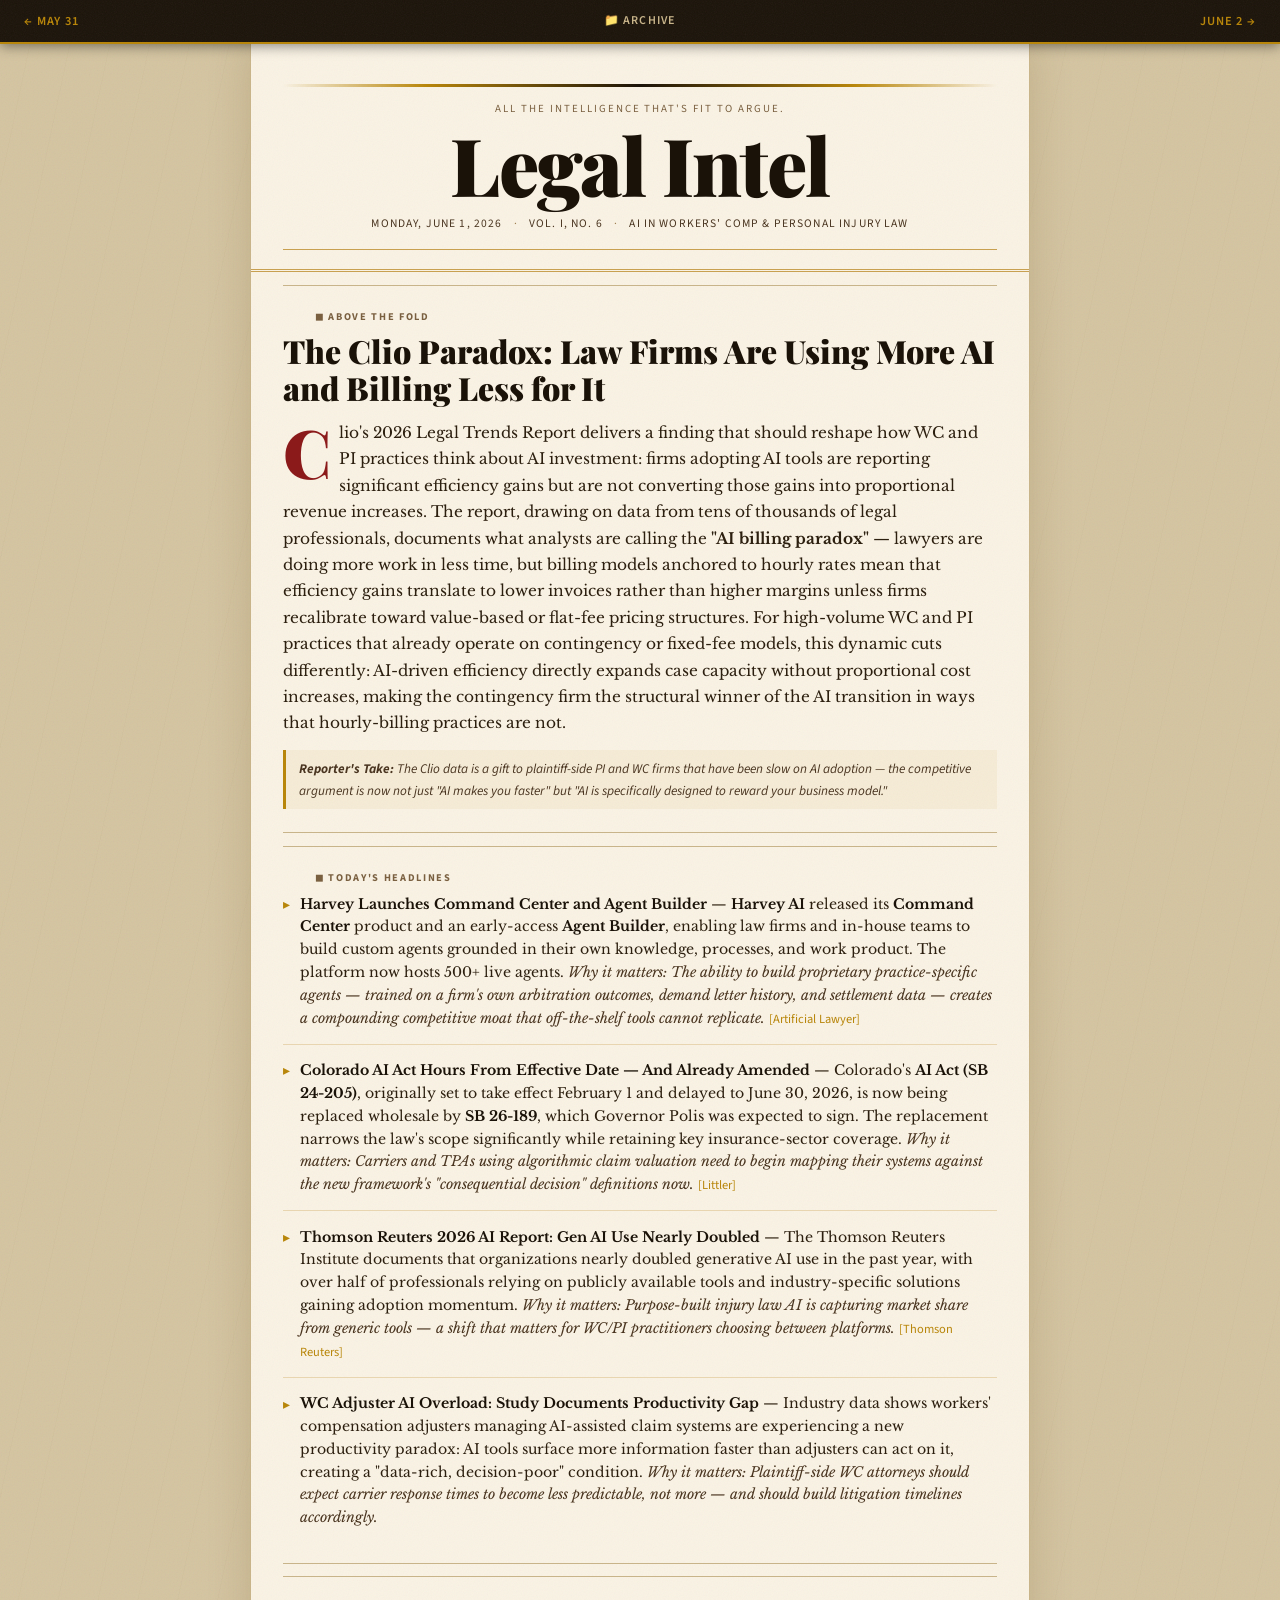
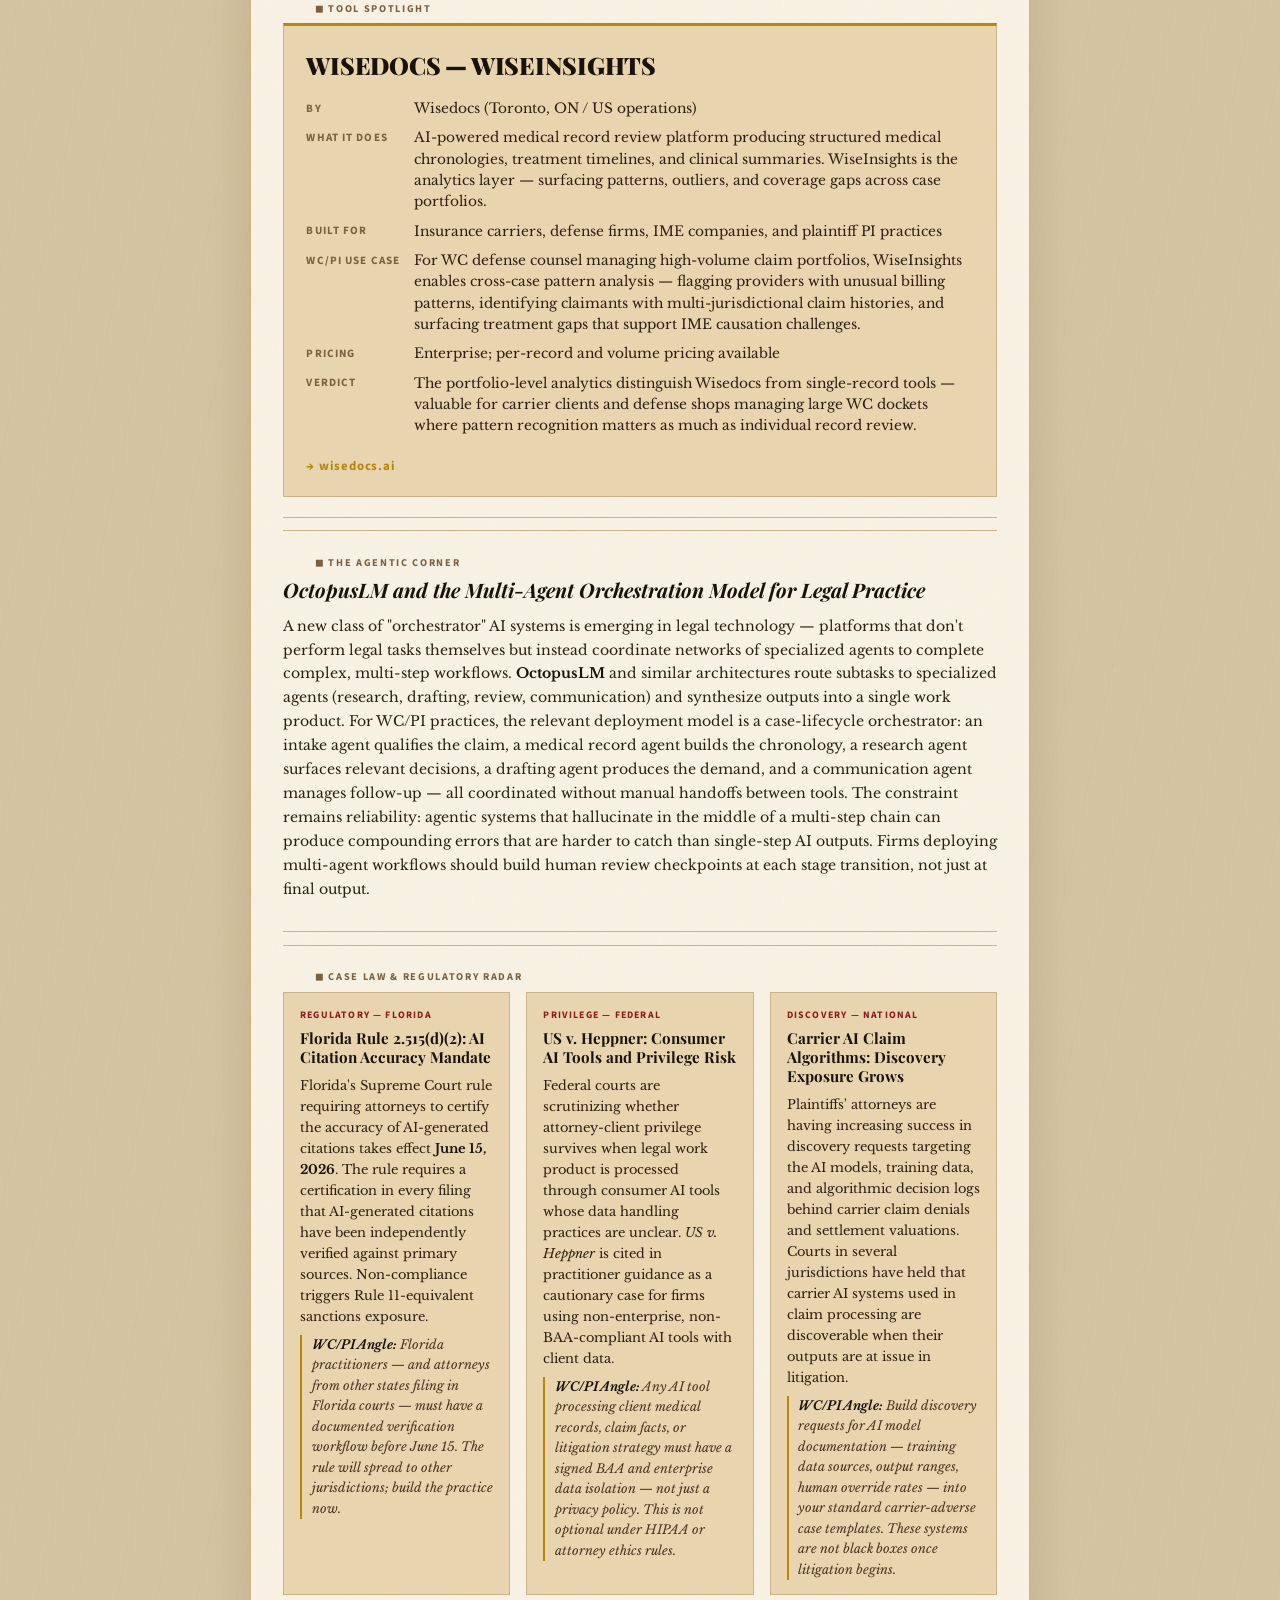
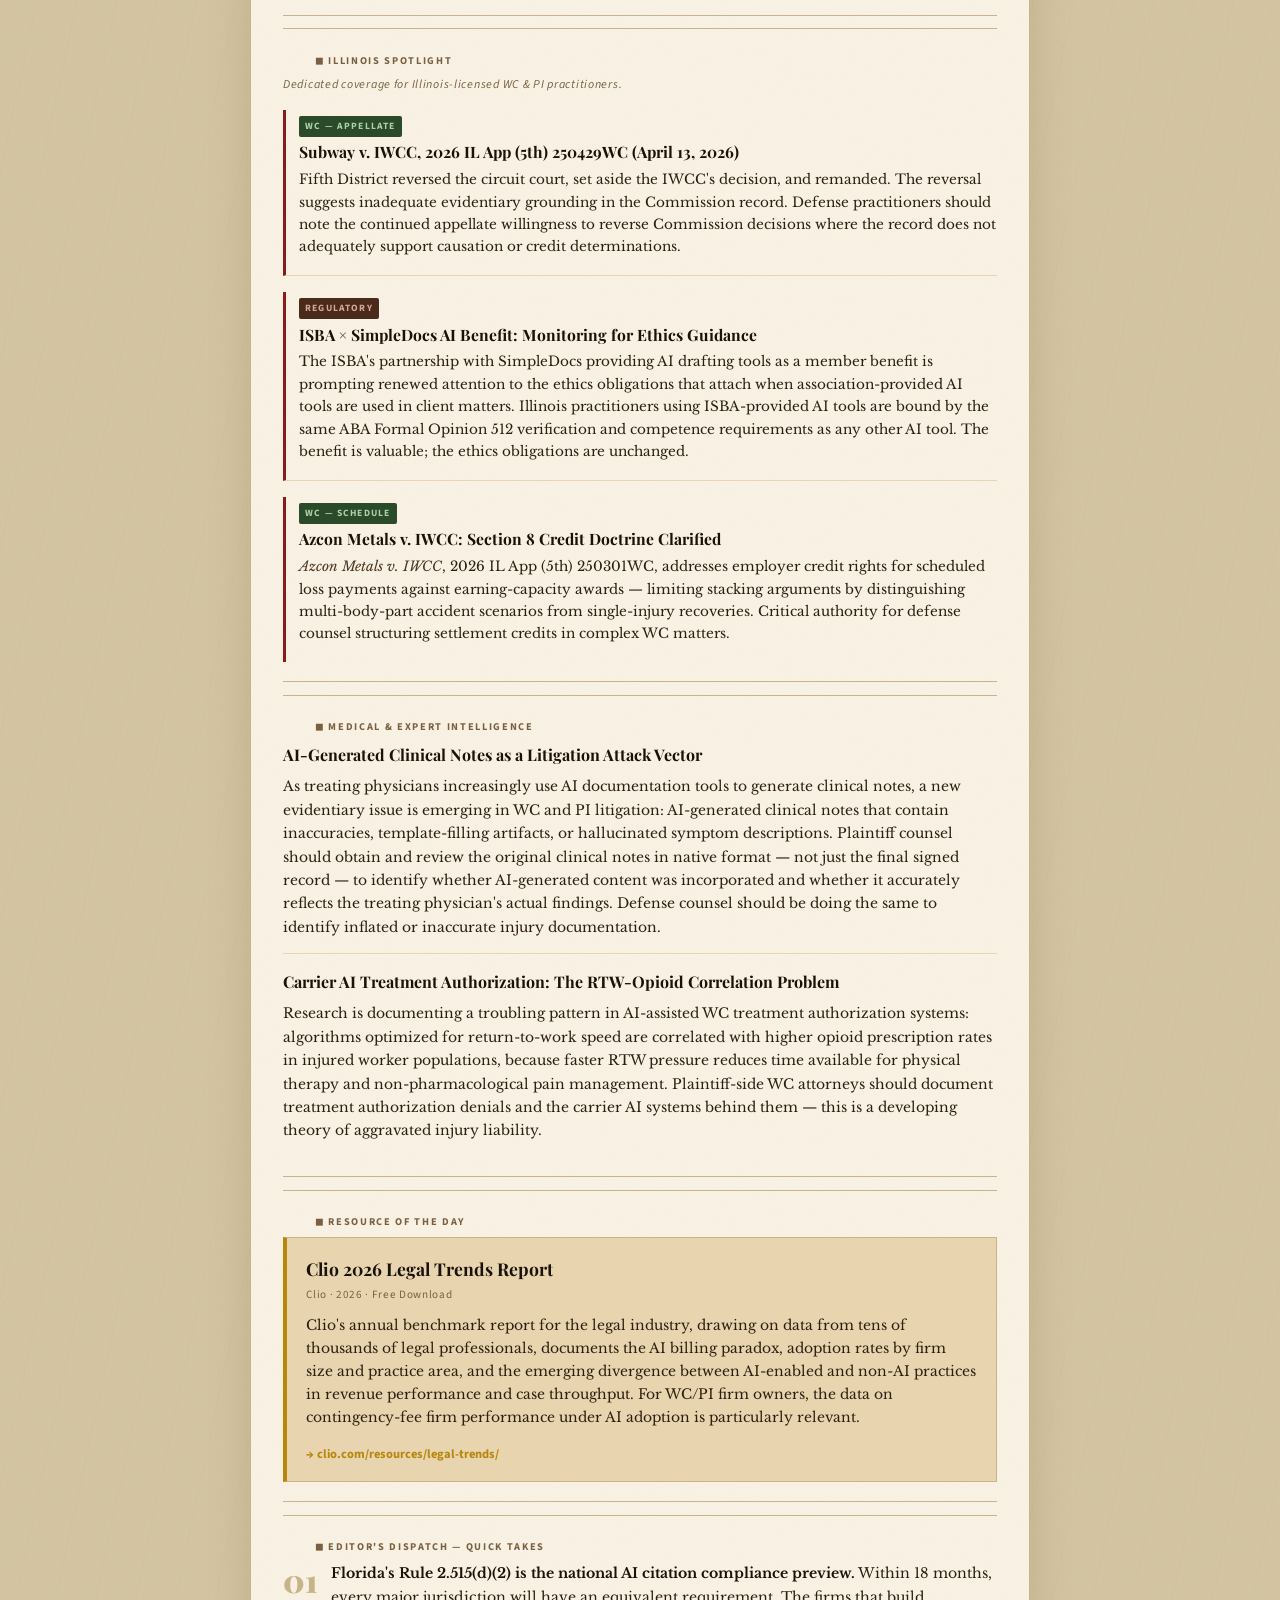
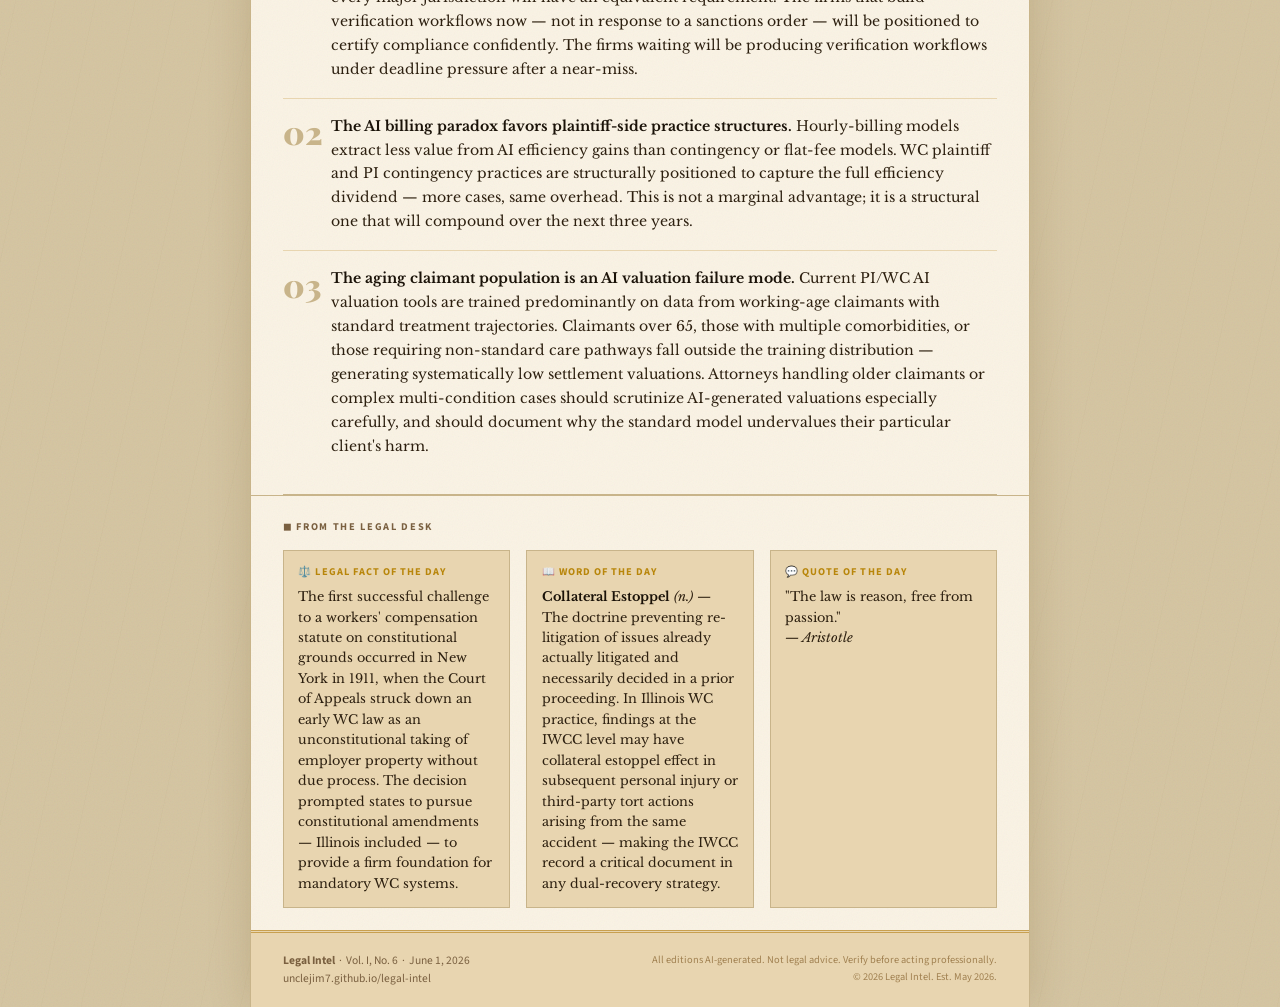
<file: 2026-06-01.html>
<!DOCTYPE html>
<html lang="en">
<head>
<meta charset="UTF-8">
<meta name="viewport" content="width=device-width, initial-scale=1.0">
<title>Legal Intel — June 1, 2026</title>
<link rel="stylesheet" href="legal-intel.css">
</head>
<body>

<!-- EDITION NAV BAR — PATCHED: forward arrow now live -->
<nav class="edition-nav">
  <a href="2026-05-31.html" class="nav-link">← May 31</a>
  <a href="archive.html" class="nav-archive">📁 Archive</a>
  <a href="2026-06-02.html" class="nav-link">June 2 →</a>
</nav>

<div class="page-wrapper">

  <!-- MASTHEAD -->
  <header class="paper-masthead reveal-ready">
    <div class="masthead-top-rule"></div>
    <div class="tagline-above">All the intelligence that's fit to argue.</div>
    <h1 class="pub-title">Legal Intel</h1>
    <div class="masthead-meta">
      <span class="meta-item">Monday, June 1, 2026</span>
      <span class="meta-divider">·</span>
      <span class="meta-item">Vol. I, No. 6</span>
      <span class="meta-divider">·</span>
      <span class="meta-item">AI in Workers' Comp &amp; Personal Injury Law</span>
    </div>
    <div class="masthead-rule"></div>
  </header>

  <!-- ABOVE THE FOLD -->
  <section class="above-fold reveal-ready">
    <div class="section-label">◼ ABOVE THE FOLD</div>
    <h2 class="lead-headline">The Clio Paradox: Law Firms Are Using More AI and Billing Less for It</h2>
    <div class="lead-body">
      <p><span class="drop-cap">C</span>lio's 2026 Legal Trends Report delivers a finding that should reshape how WC and PI practices think about AI investment: firms adopting AI tools are reporting significant efficiency gains but are not converting those gains into proportional revenue increases. The report, drawing on data from tens of thousands of legal professionals, documents what analysts are calling the <strong>"AI billing paradox"</strong> — lawyers are doing more work in less time, but billing models anchored to hourly rates mean that efficiency gains translate to lower invoices rather than higher margins unless firms recalibrate toward value-based or flat-fee pricing structures. For high-volume WC and PI practices that already operate on contingency or fixed-fee models, this dynamic cuts differently: AI-driven efficiency directly expands case capacity without proportional cost increases, making the contingency firm the structural winner of the AI transition in ways that hourly-billing practices are not.</p>
    </div>
    <p class="reporters-take"><strong>Reporter's Take:</strong> The Clio data is a gift to plaintiff-side PI and WC firms that have been slow on AI adoption — the competitive argument is now not just "AI makes you faster" but "AI is specifically designed to reward your business model."</p>
  </section>

  <div class="section-rule"></div>

  <!-- TODAY'S HEADLINES -->
  <section class="headlines-section reveal-ready">
    <div class="section-label">◼ TODAY'S HEADLINES</div>

    <div class="headline-item">
      <span class="hed-bullet">▸</span>
      <div class="hed-content">
        <strong>Harvey Launches Command Center and Agent Builder</strong> — <strong>Harvey AI</strong> released its <strong>Command Center</strong> product and an early-access <strong>Agent Builder</strong>, enabling law firms and in-house teams to build custom agents grounded in their own knowledge, processes, and work product. The platform now hosts 500+ live agents. <em>Why it matters: The ability to build proprietary practice-specific agents — trained on a firm's own arbitration outcomes, demand letter history, and settlement data — creates a compounding competitive moat that off-the-shelf tools cannot replicate.</em> <a href="https://www.artificiallawyer.com/2026/05/05/harvey-drives-forward-use-of-legal-agents/" target="_blank">[Artificial Lawyer]</a>
      </div>
    </div>

    <div class="headline-item">
      <span class="hed-bullet">▸</span>
      <div class="hed-content">
        <strong>Colorado AI Act Hours From Effective Date — And Already Amended</strong> — Colorado's <strong>AI Act (SB 24-205)</strong>, originally set to take effect February 1 and delayed to June 30, 2026, is now being replaced wholesale by <strong>SB 26-189</strong>, which Governor Polis was expected to sign. The replacement narrows the law's scope significantly while retaining key insurance-sector coverage. <em>Why it matters: Carriers and TPAs using algorithmic claim valuation need to begin mapping their systems against the new framework's "consequential decision" definitions now.</em> <a href="https://www.littler.com/news-analysis/asap/colorados-artificial-intelligence-law-could-be-chopping-block" target="_blank">[Littler]</a>
      </div>
    </div>

    <div class="headline-item">
      <span class="hed-bullet">▸</span>
      <div class="hed-content">
        <strong>Thomson Reuters 2026 AI Report: Gen AI Use Nearly Doubled</strong> — The Thomson Reuters Institute documents that organizations nearly doubled generative AI use in the past year, with over half of professionals relying on publicly available tools and industry-specific solutions gaining adoption momentum. <em>Why it matters: Purpose-built injury law AI is capturing market share from generic tools — a shift that matters for WC/PI practitioners choosing between platforms.</em> <a href="https://legal.thomsonreuters.com/blog/highlights-from-the-2026-ai-in-professional-services-report-and-what-it-means-for-legal-teams-tri/" target="_blank">[Thomson Reuters]</a>
      </div>
    </div>

    <div class="headline-item">
      <span class="hed-bullet">▸</span>
      <div class="hed-content">
        <strong>WC Adjuster AI Overload: Study Documents Productivity Gap</strong> — Industry data shows workers' compensation adjusters managing AI-assisted claim systems are experiencing a new productivity paradox: AI tools surface more information faster than adjusters can act on it, creating a "data-rich, decision-poor" condition. <em>Why it matters: Plaintiff-side WC attorneys should expect carrier response times to become less predictable, not more — and should build litigation timelines accordingly.</em>
      </div>
    </div>
  </section>

  <div class="section-rule"></div>

  <!-- TOOL SPOTLIGHT -->
  <section class="tool-spotlight reveal-ready">
    <div class="section-label">◼ TOOL SPOTLIGHT</div>
    <div class="tool-card">
      <div class="tool-name">WISEDOCS — WISEINSIGHTS</div>
      <div class="tool-table">
        <div class="tool-row"><span class="tool-label">By</span><span class="tool-val">Wisedocs (Toronto, ON / US operations)</span></div>
        <div class="tool-row"><span class="tool-label">What it does</span><span class="tool-val">AI-powered medical record review platform producing structured medical chronologies, treatment timelines, and clinical summaries. WiseInsights is the analytics layer — surfacing patterns, outliers, and coverage gaps across case portfolios.</span></div>
        <div class="tool-row"><span class="tool-label">Built for</span><span class="tool-val">Insurance carriers, defense firms, IME companies, and plaintiff PI practices</span></div>
        <div class="tool-row"><span class="tool-label">WC/PI use case</span><span class="tool-val">For WC defense counsel managing high-volume claim portfolios, WiseInsights enables cross-case pattern analysis — flagging providers with unusual billing patterns, identifying claimants with multi-jurisdictional claim histories, and surfacing treatment gaps that support IME causation challenges.</span></div>
        <div class="tool-row"><span class="tool-label">Pricing</span><span class="tool-val">Enterprise; per-record and volume pricing available</span></div>
        <div class="tool-row"><span class="tool-label">Verdict</span><span class="tool-val">The portfolio-level analytics distinguish Wisedocs from single-record tools — valuable for carrier clients and defense shops managing large WC dockets where pattern recognition matters as much as individual record review.</span></div>
      </div>
      <div class="tool-link"><a href="https://wisedocs.ai" target="_blank">→ wisedocs.ai</a></div>
    </div>
  </section>

  <div class="section-rule"></div>

  <!-- AGENTIC CORNER -->
  <section class="agentic-section reveal-ready">
    <div class="section-label">◼ THE AGENTIC CORNER</div>
    <h3 class="agentic-hed">OctopusLM and the Multi-Agent Orchestration Model for Legal Practice</h3>
    <p>A new class of "orchestrator" AI systems is emerging in legal technology — platforms that don't perform legal tasks themselves but instead coordinate networks of specialized agents to complete complex, multi-step workflows. <strong>OctopusLM</strong> and similar architectures route subtasks to specialized agents (research, drafting, review, communication) and synthesize outputs into a single work product. For WC/PI practices, the relevant deployment model is a case-lifecycle orchestrator: an intake agent qualifies the claim, a medical record agent builds the chronology, a research agent surfaces relevant decisions, a drafting agent produces the demand, and a communication agent manages follow-up — all coordinated without manual handoffs between tools. The constraint remains reliability: agentic systems that hallucinate in the middle of a multi-step chain can produce compounding errors that are harder to catch than single-step AI outputs. Firms deploying multi-agent workflows should build human review checkpoints at each stage transition, not just at final output.</p>
  </section>

  <div class="section-rule"></div>

  <!-- CASE LAW & REGULATORY RADAR -->
  <section class="caselaw-section reveal-ready">
    <div class="section-label">◼ CASE LAW &amp; REGULATORY RADAR</div>
    <div class="caselaw-grid">

      <div class="caselaw-card">
        <div class="caselaw-card-label">REGULATORY — FLORIDA</div>
        <h4>Florida Rule 2.515(d)(2): AI Citation Accuracy Mandate</h4>
        <p>Florida's Supreme Court rule requiring attorneys to certify the accuracy of AI-generated citations takes effect <strong>June 15, 2026</strong>. The rule requires a certification in every filing that AI-generated citations have been independently verified against primary sources. Non-compliance triggers Rule 11-equivalent sanctions exposure.</p>
        <p class="caselaw-angle"><strong>WC/PI Angle:</strong> Florida practitioners — and attorneys from other states filing in Florida courts — must have a documented verification workflow before June 15. The rule will spread to other jurisdictions; build the practice now.</p>
      </div>

      <div class="caselaw-card">
        <div class="caselaw-card-label">PRIVILEGE — FEDERAL</div>
        <h4>US v. Heppner: Consumer AI Tools and Privilege Risk</h4>
        <p>Federal courts are scrutinizing whether attorney-client privilege survives when legal work product is processed through consumer AI tools whose data handling practices are unclear. <em>US v. Heppner</em> is cited in practitioner guidance as a cautionary case for firms using non-enterprise, non-BAA-compliant AI tools with client data.</p>
        <p class="caselaw-angle"><strong>WC/PI Angle:</strong> Any AI tool processing client medical records, claim facts, or litigation strategy must have a signed BAA and enterprise data isolation — not just a privacy policy. This is not optional under HIPAA or attorney ethics rules.</p>
      </div>

      <div class="caselaw-card">
        <div class="caselaw-card-label">DISCOVERY — NATIONAL</div>
        <h4>Carrier AI Claim Algorithms: Discovery Exposure Grows</h4>
        <p>Plaintiffs' attorneys are having increasing success in discovery requests targeting the AI models, training data, and algorithmic decision logs behind carrier claim denials and settlement valuations. Courts in several jurisdictions have held that carrier AI systems used in claim processing are discoverable when their outputs are at issue in litigation.</p>
        <p class="caselaw-angle"><strong>WC/PI Angle:</strong> Build discovery requests for AI model documentation — training data sources, output ranges, human override rates — into your standard carrier-adverse case templates. These systems are not black boxes once litigation begins.</p>
      </div>

    </div>
  </section>

  <div class="section-rule"></div>

  <!-- ILLINOIS SPOTLIGHT -->
  <section class="illinois-section reveal-ready">
    <div class="section-label">◼ ILLINOIS SPOTLIGHT</div>
    <div class="illinois-intro">Dedicated coverage for Illinois-licensed WC &amp; PI practitioners.</div>

    <div class="il-item">
      <div class="il-tag il-tag-wc">WC — APPELLATE</div>
      <h4>Subway v. IWCC, 2026 IL App (5th) 250429WC (April 13, 2026)</h4>
      <p>Fifth District reversed the circuit court, set aside the IWCC's decision, and remanded. The reversal suggests inadequate evidentiary grounding in the Commission record. Defense practitioners should note the continued appellate willingness to reverse Commission decisions where the record does not adequately support causation or credit determinations.</p>
    </div>

    <div class="il-item">
      <div class="il-tag il-tag-pi">REGULATORY</div>
      <h4>ISBA × SimpleDocs AI Benefit: Monitoring for Ethics Guidance</h4>
      <p>The ISBA's partnership with SimpleDocs providing AI drafting tools as a member benefit is prompting renewed attention to the ethics obligations that attach when association-provided AI tools are used in client matters. Illinois practitioners using ISBA-provided AI tools are bound by the same ABA Formal Opinion 512 verification and competence requirements as any other AI tool. The benefit is valuable; the ethics obligations are unchanged.</p>
    </div>

    <div class="il-item">
      <div class="il-tag il-tag-wc">WC — SCHEDULE</div>
      <h4>Azcon Metals v. IWCC: Section 8 Credit Doctrine Clarified</h4>
      <p><em>Azcon Metals v. IWCC</em>, 2026 IL App (5th) 250301WC, addresses employer credit rights for scheduled loss payments against earning-capacity awards — limiting stacking arguments by distinguishing multi-body-part accident scenarios from single-injury recoveries. Critical authority for defense counsel structuring settlement credits in complex WC matters.</p>
    </div>
  </section>

  <div class="section-rule"></div>

  <!-- MEDICAL & EXPERT INTELLIGENCE -->
  <section class="medical-section reveal-ready">
    <div class="section-label">◼ MEDICAL &amp; EXPERT INTELLIGENCE</div>

    <div class="med-item">
      <h4>AI-Generated Clinical Notes as a Litigation Attack Vector</h4>
      <p>As treating physicians increasingly use AI documentation tools to generate clinical notes, a new evidentiary issue is emerging in WC and PI litigation: AI-generated clinical notes that contain inaccuracies, template-filling artifacts, or hallucinated symptom descriptions. Plaintiff counsel should obtain and review the original clinical notes in native format — not just the final signed record — to identify whether AI-generated content was incorporated and whether it accurately reflects the treating physician's actual findings. Defense counsel should be doing the same to identify inflated or inaccurate injury documentation.</p>
    </div>

    <div class="med-item">
      <h4>Carrier AI Treatment Authorization: The RTW-Opioid Correlation Problem</h4>
      <p>Research is documenting a troubling pattern in AI-assisted WC treatment authorization systems: algorithms optimized for return-to-work speed are correlated with higher opioid prescription rates in injured worker populations, because faster RTW pressure reduces time available for physical therapy and non-pharmacological pain management. Plaintiff-side WC attorneys should document treatment authorization denials and the carrier AI systems behind them — this is a developing theory of aggravated injury liability.</p>
    </div>
  </section>

  <div class="section-rule"></div>

  <!-- RESOURCE OF THE DAY -->
  <section class="resource-section reveal-ready">
    <div class="section-label">◼ RESOURCE OF THE DAY</div>
    <div class="resource-card">
      <div class="resource-title">Clio 2026 Legal Trends Report</div>
      <div class="resource-meta">Clio · 2026 · Free Download</div>
      <p>Clio's annual benchmark report for the legal industry, drawing on data from tens of thousands of legal professionals, documents the AI billing paradox, adoption rates by firm size and practice area, and the emerging divergence between AI-enabled and non-AI practices in revenue performance and case throughput. For WC/PI firm owners, the data on contingency-fee firm performance under AI adoption is particularly relevant.</p>
      <a href="https://www.clio.com/resources/legal-trends/" target="_blank" class="resource-link">→ clio.com/resources/legal-trends/</a>
    </div>
  </section>

  <div class="section-rule"></div>

  <!-- EDITOR'S DISPATCH -->
  <section class="dispatch-section reveal-ready">
    <div class="section-label">◼ EDITOR'S DISPATCH — Quick Takes</div>

    <div class="dispatch-item">
      <div class="dispatch-num">01</div>
      <div class="dispatch-text">
        <strong>Florida's Rule 2.515(d)(2) is the national AI citation compliance preview.</strong> Within 18 months, every major jurisdiction will have an equivalent requirement. The firms that build verification workflows now — not in response to a sanctions order — will be positioned to certify compliance confidently. The firms waiting will be producing verification workflows under deadline pressure after a near-miss.
      </div>
    </div>

    <div class="dispatch-item">
      <div class="dispatch-num">02</div>
      <div class="dispatch-text">
        <strong>The AI billing paradox favors plaintiff-side practice structures.</strong> Hourly-billing models extract less value from AI efficiency gains than contingency or flat-fee models. WC plaintiff and PI contingency practices are structurally positioned to capture the full efficiency dividend — more cases, same overhead. This is not a marginal advantage; it is a structural one that will compound over the next three years.
      </div>
    </div>

    <div class="dispatch-item">
      <div class="dispatch-num">03</div>
      <div class="dispatch-text">
        <strong>The aging claimant population is an AI valuation failure mode.</strong> Current PI/WC AI valuation tools are trained predominantly on data from working-age claimants with standard treatment trajectories. Claimants over 65, those with multiple comorbidities, or those requiring non-standard care pathways fall outside the training distribution — generating systematically low settlement valuations. Attorneys handling older claimants or complex multi-condition cases should scrutinize AI-generated valuations especially carefully, and should document why the standard model undervalues their particular client's harm.
      </div>
    </div>
  </section>

  <div class="section-rule"></div>

  <!-- DAILY TRIO -->
  <div class="section-label">◼ FROM THE LEGAL DESK</div>
  <div class="daily-trio">
    <div class="daily-item">
      <div class="daily-label">⚖️ Legal Fact of the Day</div>
      <div class="daily-text">The first successful challenge to a workers' compensation statute on constitutional grounds occurred in New York in 1911, when the Court of Appeals struck down an early WC law as an unconstitutional taking of employer property without due process. The decision prompted states to pursue constitutional amendments — Illinois included — to provide a firm foundation for mandatory WC systems.</div>
    </div>
    <div class="daily-item">
      <div class="daily-label">📖 Word of the Day</div>
      <div class="daily-text"><strong>Collateral Estoppel</strong> <em>(n.)</em> — The doctrine preventing re-litigation of issues already actually litigated and necessarily decided in a prior proceeding. In Illinois WC practice, findings at the IWCC level may have collateral estoppel effect in subsequent personal injury or third-party tort actions arising from the same accident — making the IWCC record a critical document in any dual-recovery strategy.</div>
    </div>
    <div class="daily-item">
      <div class="daily-label">💬 Quote of the Day</div>
      <div class="daily-text">"The law is reason, free from passion."<br><em>— Aristotle</em></div>
    </div>
  </div>

  <!-- FOOTER -->
  <footer class="paper-footer">
    <div>
      <strong>Legal Intel</strong> &nbsp;·&nbsp; Vol. I, No. 6 &nbsp;·&nbsp; June 1, 2026<br>
      unclejim7.github.io/legal-intel
    </div>
    <div class="footer-legal">
      All editions AI-generated. Not legal advice. Verify before acting professionally.<br>
      © 2026 Legal Intel. Est. May 2026.
    </div>
  </footer>

</div><!-- end page-wrapper -->

<script>
(function() {
  const els = document.querySelectorAll('.reveal-ready');
  const io = new IntersectionObserver((entries) => {
    entries.forEach(e => { if (e.isIntersecting) { e.target.classList.add('in-view'); io.unobserve(e.target); } });
  }, { threshold: 0.06 });
  els.forEach(el => io.observe(el));
})();
</script>
</body>
</html>
</file>
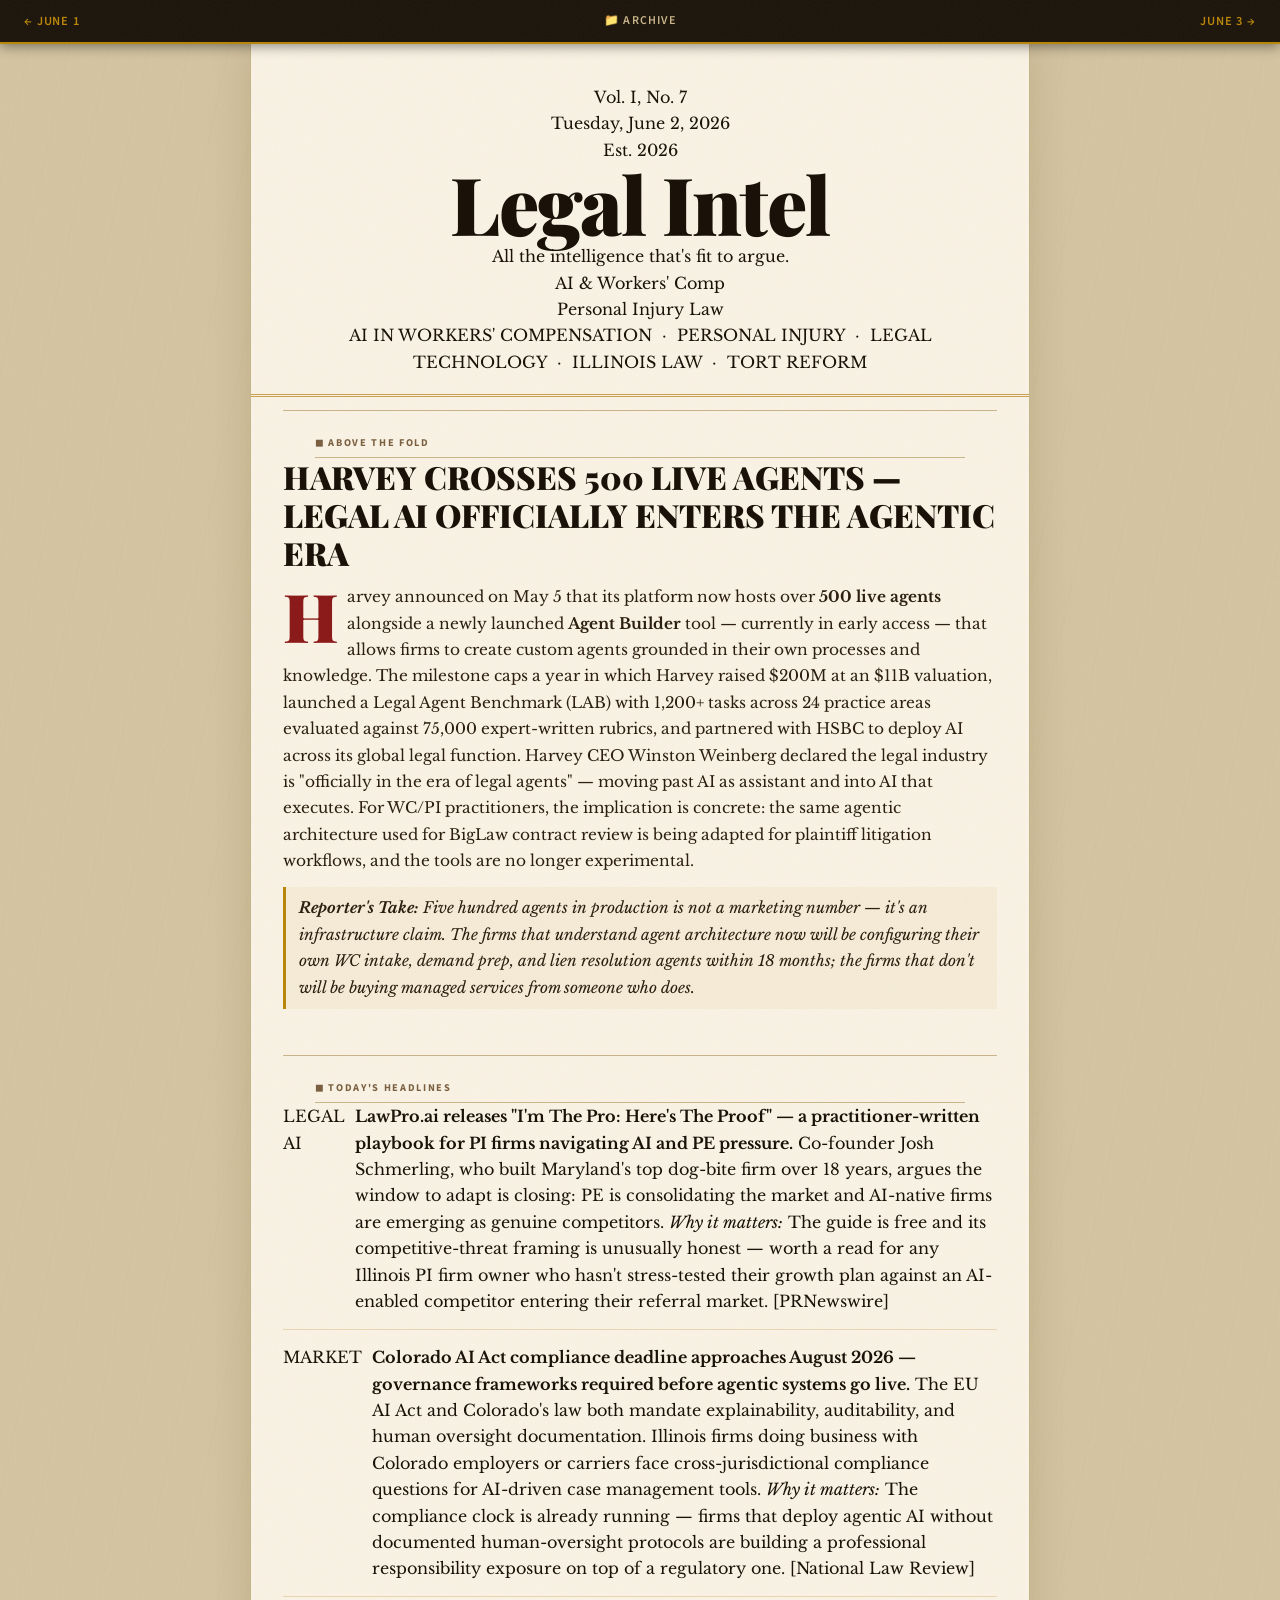
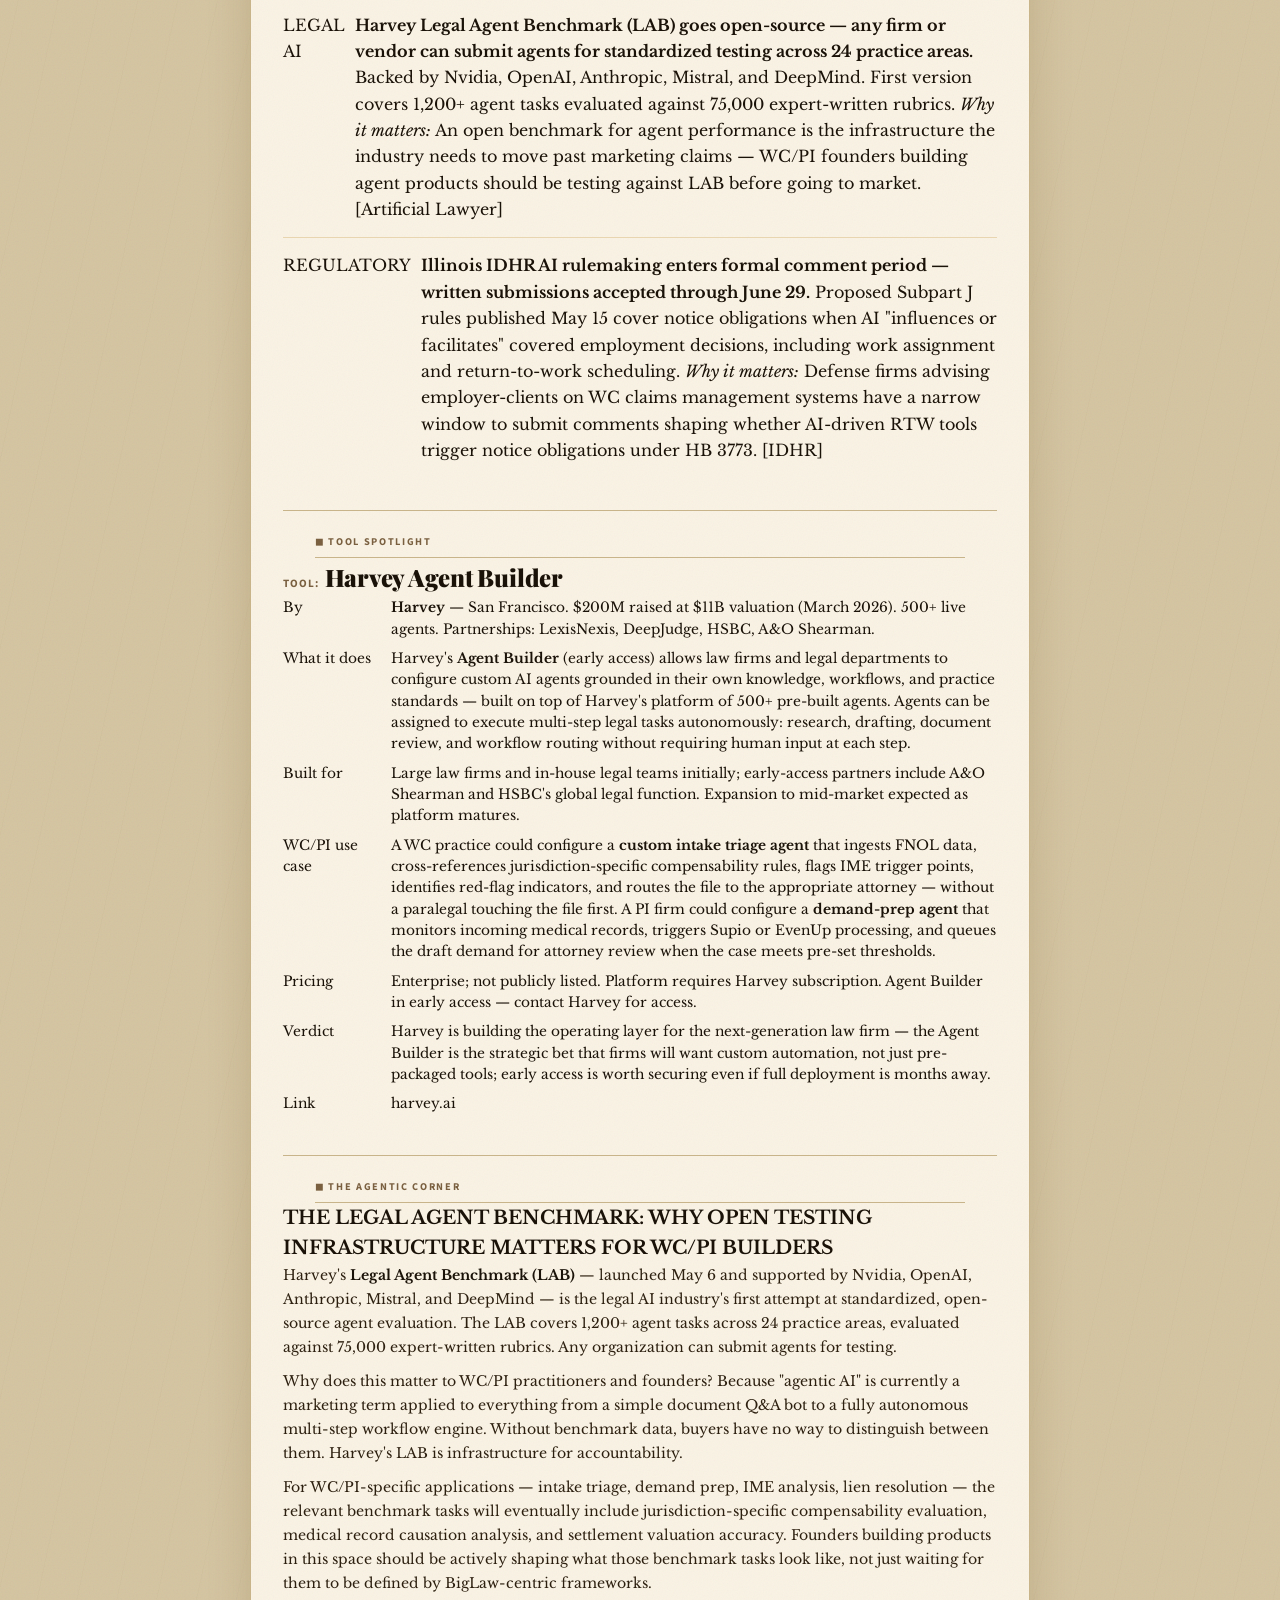
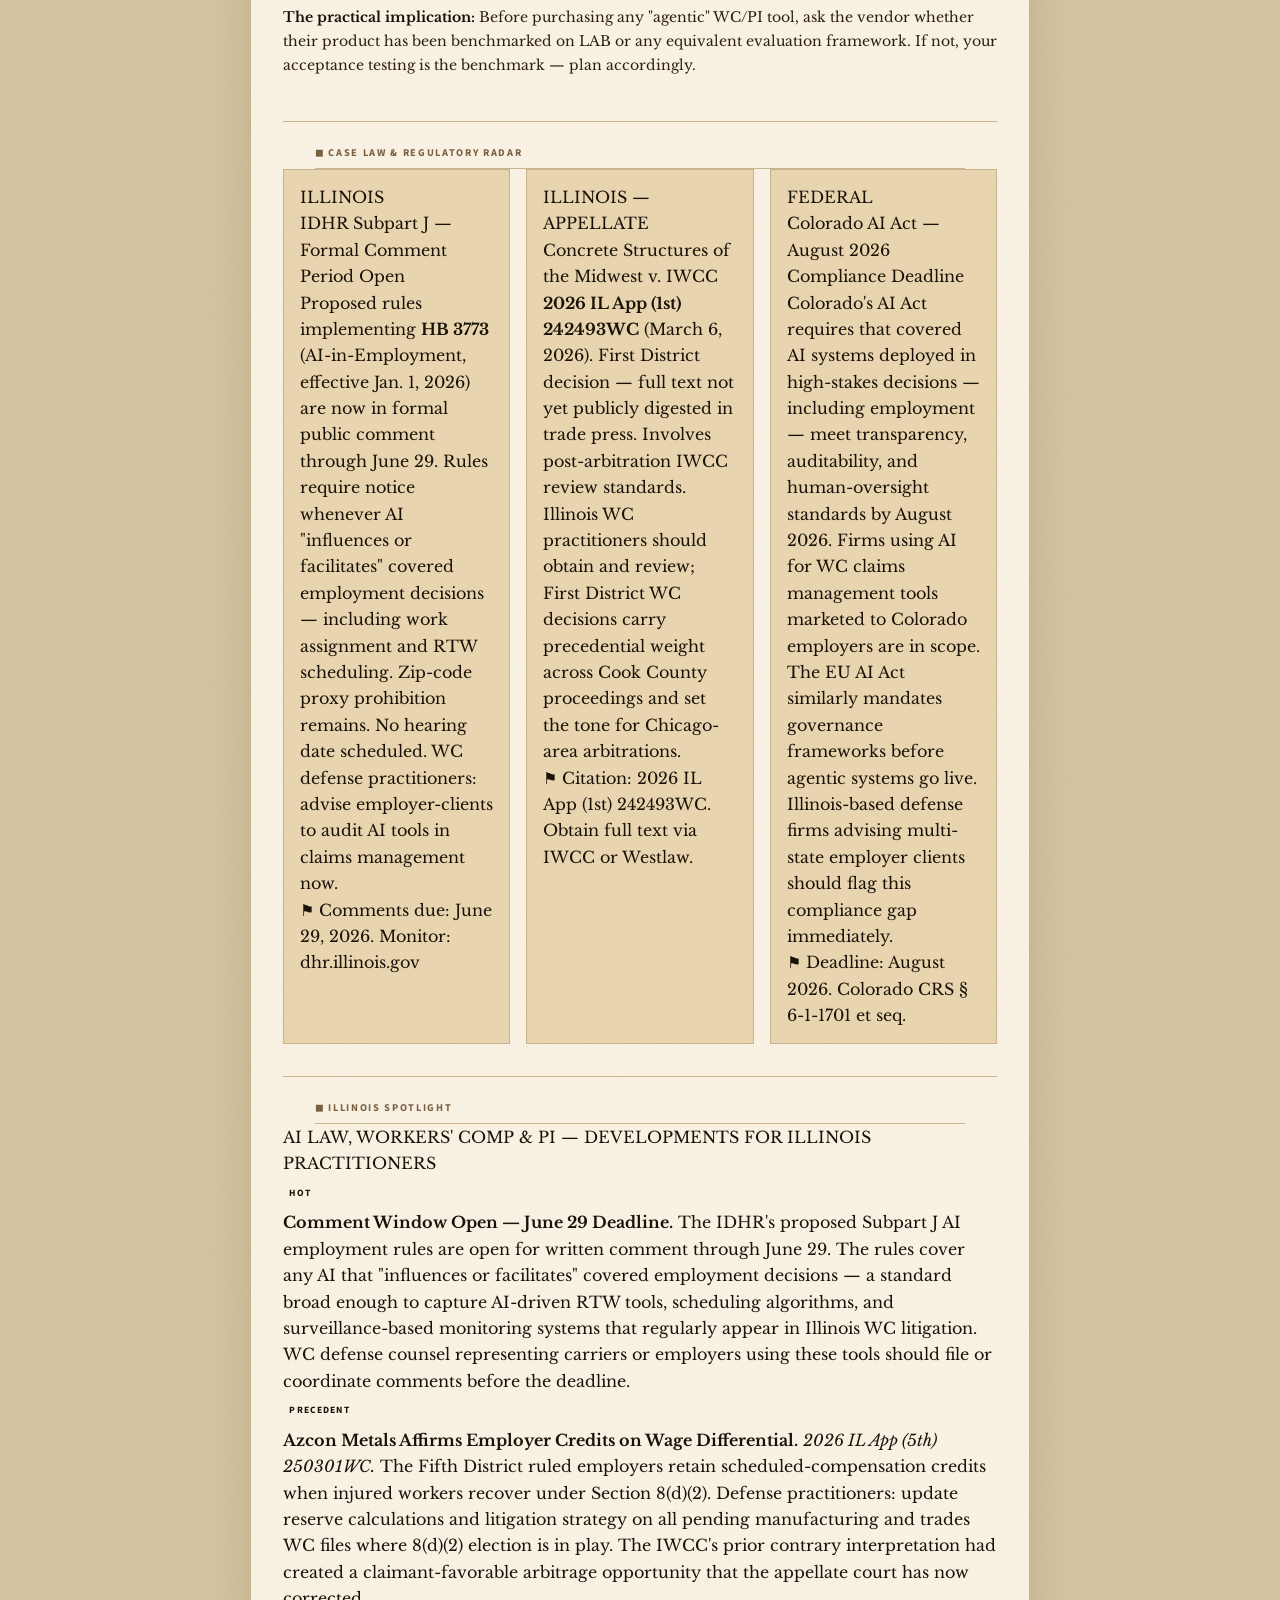
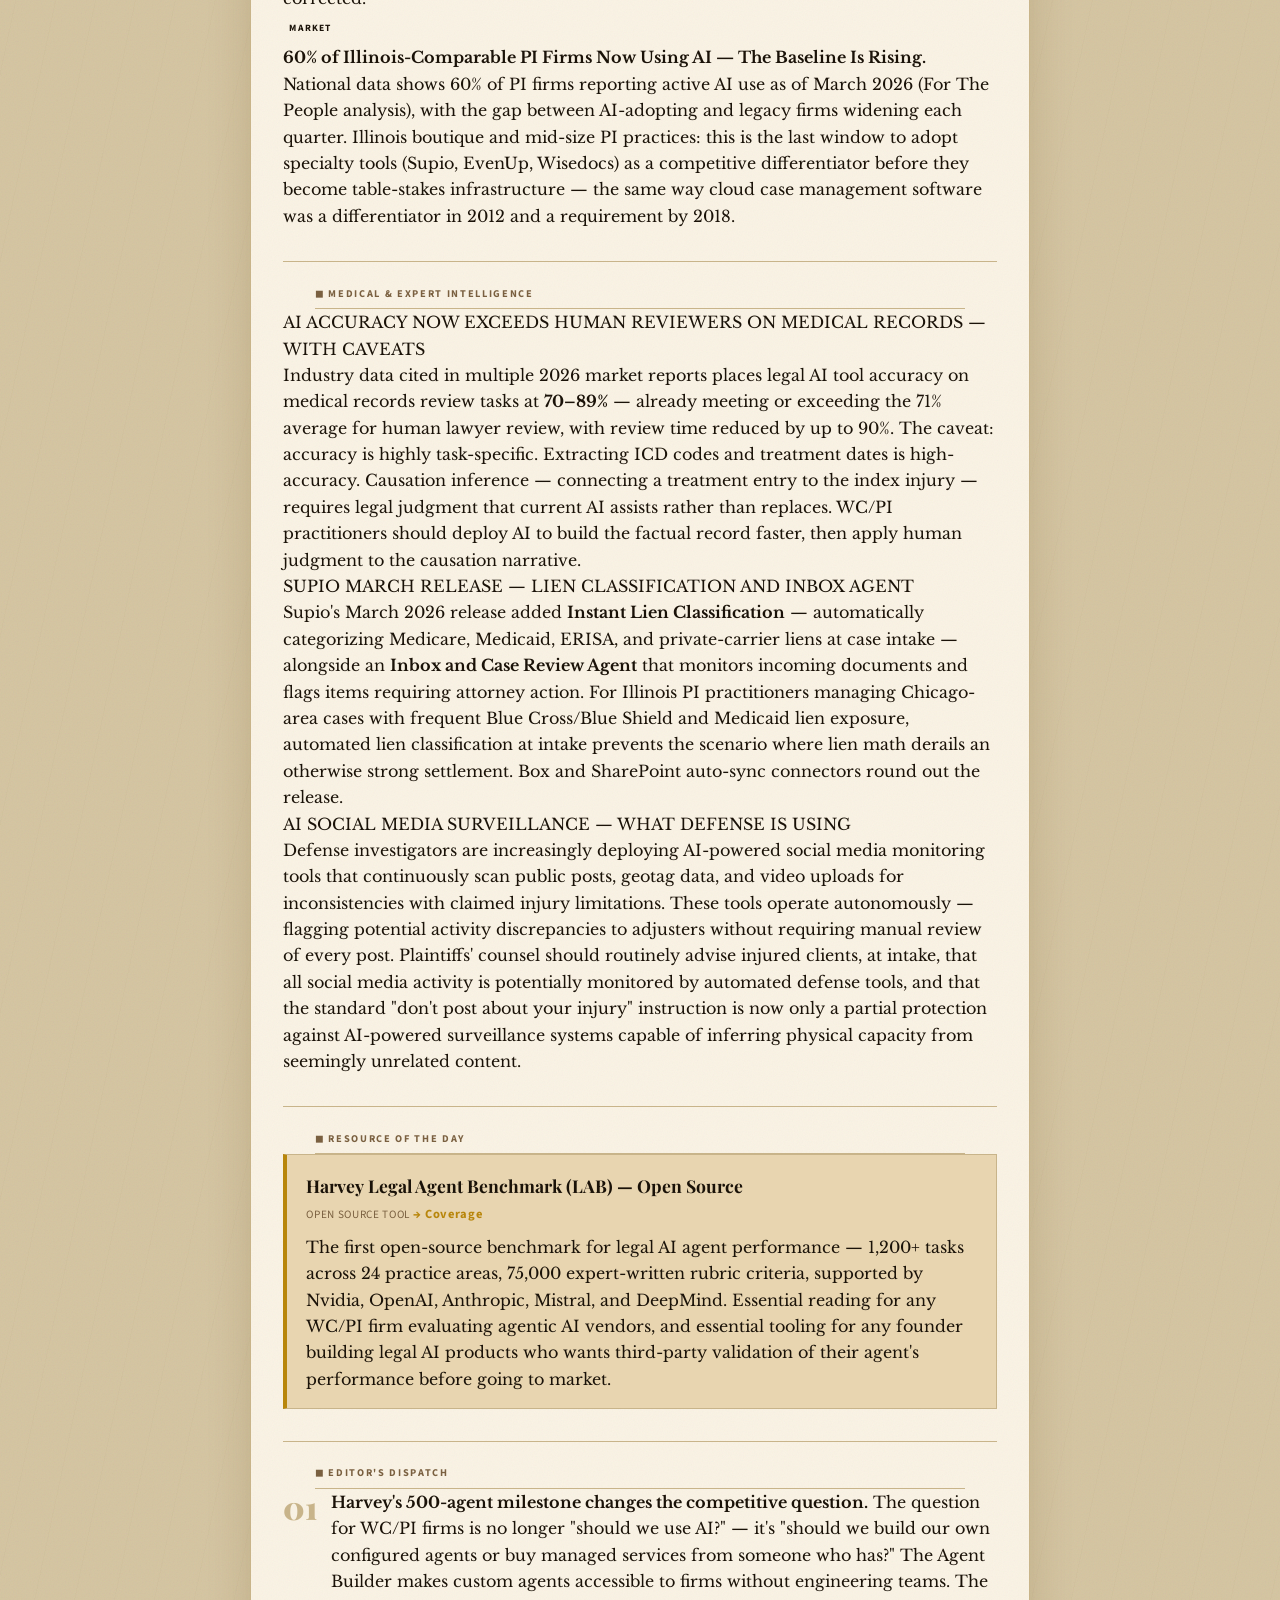
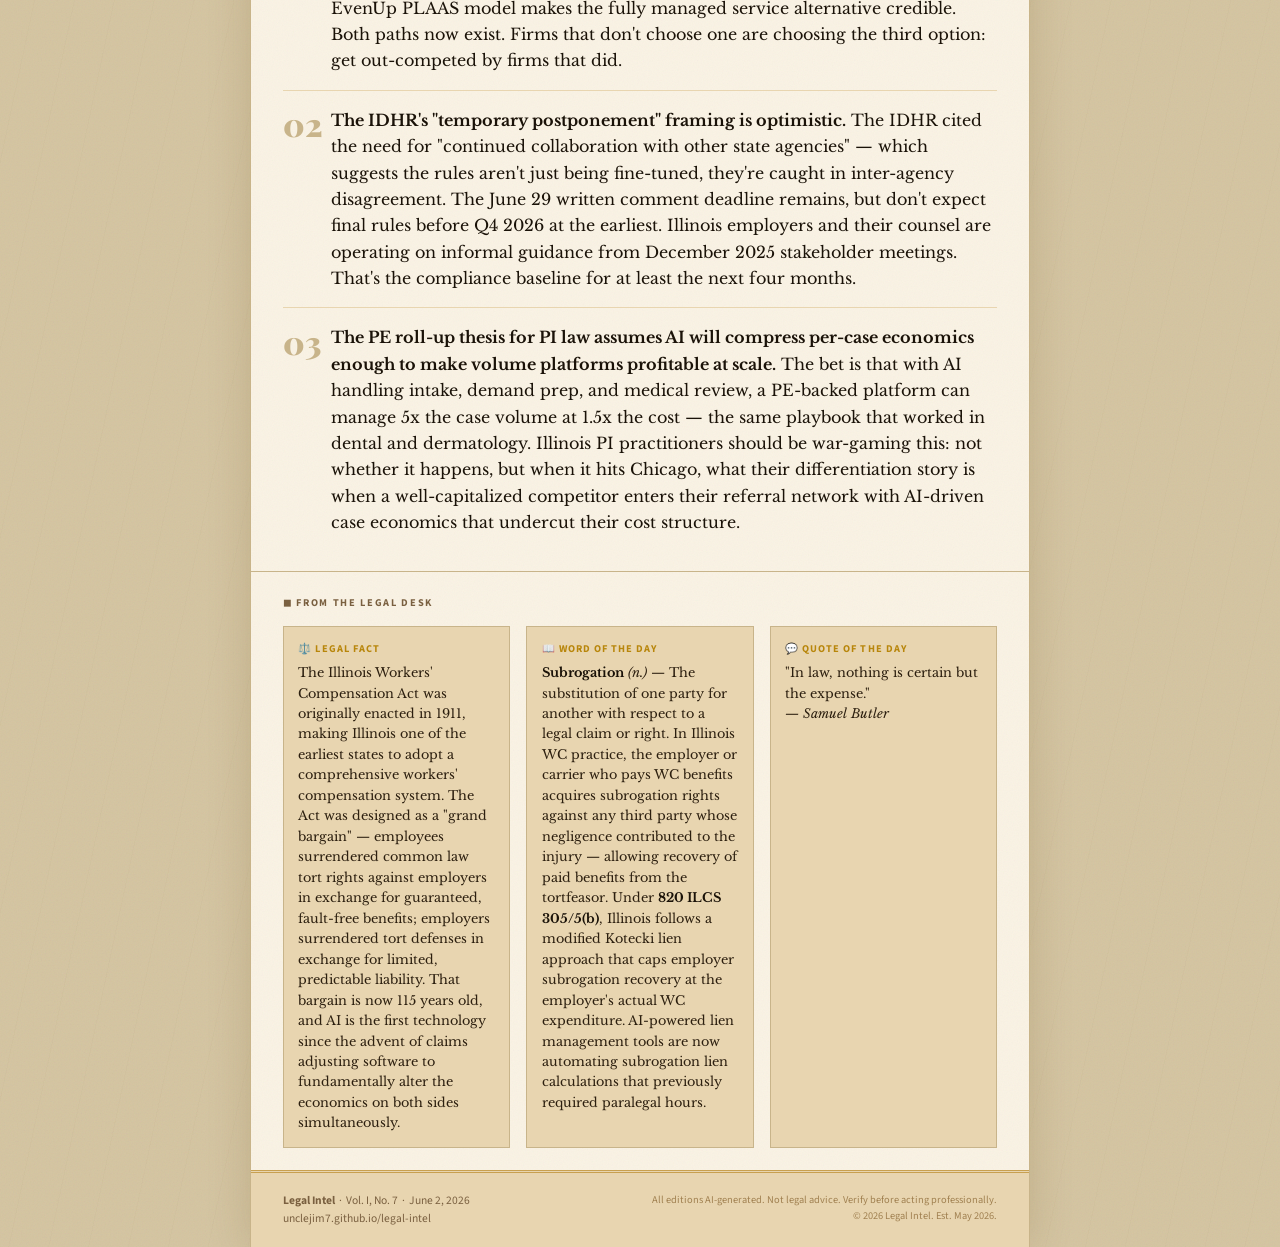
<file: 2026-06-02.html>
<!DOCTYPE html>
<html lang="en">
<head>
  <meta charset="UTF-8">
  <meta name="viewport" content="width=device-width, initial-scale=1.0">
  <title>Legal Intel — June 2, 2026</title>
  <link rel="stylesheet" href="legal-intel.css">
</head>
<body>

<!-- EDITION NAV — patched forward arrow -->
<nav class="edition-nav">
  <a href="2026-06-01.html" class="nav-link">← June 1</a>
  <a href="archive.html" class="nav-link nav-archive">📁 Archive</a>
  <a href="2026-06-03.html" class="nav-link">June 3 →</a>
</nav>

<div class="page-wrapper">

  <!-- MASTHEAD -->
  <header class="paper-masthead reveal-ready">
    <div class="masthead-rule-top"></div>
    <div class="masthead-inner">
      <div class="masthead-meta-left">
        <div class="meta-line">Vol. I, No. 7</div>
        <div class="meta-line">Tuesday, June 2, 2026</div>
      </div>
      <div class="masthead-center">
        <div class="pub-eyebrow">Est. 2026</div>
        <h1 class="pub-title">Legal Intel</h1>
        <div class="pub-tagline">All the intelligence that's fit to argue.</div>
      </div>
      <div class="masthead-meta-right">
        <div class="meta-line">AI &amp; Workers' Comp</div>
        <div class="meta-line">Personal Injury Law</div>
      </div>
    </div>
    <div class="masthead-rule-bottom"></div>
    <div class="beat-strip">
      AI IN WORKERS' COMPENSATION &nbsp;·&nbsp; PERSONAL INJURY &nbsp;·&nbsp; LEGAL TECHNOLOGY &nbsp;·&nbsp; ILLINOIS LAW &nbsp;·&nbsp; TORT REFORM
    </div>
  </header>

  <!-- ABOVE THE FOLD -->
  <section class="above-fold reveal-ready">
    <div class="section-label">◼ ABOVE THE FOLD</div>
    <div class="section-rule"></div>

    <h2 class="lead-headline">HARVEY CROSSES 500 LIVE AGENTS — LEGAL AI OFFICIALLY ENTERS THE AGENTIC ERA</h2>

    <div class="lead-body">
      <p><span class="drop-cap">H</span>arvey announced on May 5 that its platform now hosts over <strong>500 live agents</strong> alongside a newly launched <strong>Agent Builder</strong> tool — currently in early access — that allows firms to create custom agents grounded in their own processes and knowledge. The milestone caps a year in which Harvey raised $200M at an $11B valuation, launched a Legal Agent Benchmark (LAB) with 1,200+ tasks across 24 practice areas evaluated against 75,000 expert-written rubrics, and partnered with HSBC to deploy AI across its global legal function. Harvey CEO Winston Weinberg declared the legal industry is "officially in the era of legal agents" — moving past AI as assistant and into AI that executes. For WC/PI practitioners, the implication is concrete: the same agentic architecture used for BigLaw contract review is being adapted for plaintiff litigation workflows, and the tools are no longer experimental.</p>
      <p class="reporters-take"><strong>Reporter's Take:</strong> Five hundred agents in production is not a marketing number — it's an infrastructure claim. The firms that understand agent architecture now will be configuring their own WC intake, demand prep, and lien resolution agents within 18 months; the firms that don't will be buying managed services from someone who does.</p>
    </div>
  </section>

  <!-- TODAY'S HEADLINES -->
  <section class="headlines-section reveal-ready">
    <div class="section-label">◼ TODAY'S HEADLINES</div>
    <div class="section-rule"></div>

    <ul class="headline-list">

      <li class="headline-item">
        <span class="hl-tag tag-green">LEGAL AI</span>
        <div class="hl-body">
          <strong>LawPro.ai releases "I'm The Pro: Here's The Proof" — a practitioner-written playbook for PI firms navigating AI and PE pressure.</strong> Co-founder Josh Schmerling, who built Maryland's top dog-bite firm over 18 years, argues the window to adapt is closing: PE is consolidating the market and AI-native firms are emerging as genuine competitors.
          <span class="why-it-matters"><em>Why it matters:</em> The guide is free and its competitive-threat framing is unusually honest — worth a read for any Illinois PI firm owner who hasn't stress-tested their growth plan against an AI-enabled competitor entering their referral market.</span>
          <a class="hl-source" href="https://www.prnewswire.com/news-releases/lawproai-co-founder-releases-im-the-pro-heres-the-proof-a-practitioners-playbook-for-the-ai-driven-future-of-personal-injury-law-302766534.html" target="_blank">[PRNewswire]</a>
        </div>
      </li>

      <li class="headline-item">
        <span class="hl-tag tag-gold">MARKET</span>
        <div class="hl-body">
          <strong>Colorado AI Act compliance deadline approaches August 2026 — governance frameworks required before agentic systems go live.</strong> The EU AI Act and Colorado's law both mandate explainability, auditability, and human oversight documentation. Illinois firms doing business with Colorado employers or carriers face cross-jurisdictional compliance questions for AI-driven case management tools.
          <span class="why-it-matters"><em>Why it matters:</em> The compliance clock is already running — firms that deploy agentic AI without documented human-oversight protocols are building a professional responsibility exposure on top of a regulatory one.</span>
          <a class="hl-source" href="https://natlawreview.com/article/ten-ai-predictions-2026-what-leading-analysts-say-legal-teams-should-expect" target="_blank">[National Law Review]</a>
        </div>
      </li>

      <li class="headline-item">
        <span class="hl-tag tag-red">LEGAL AI</span>
        <div class="hl-body">
          <strong>Harvey Legal Agent Benchmark (LAB) goes open-source — any firm or vendor can submit agents for standardized testing across 24 practice areas.</strong> Backed by Nvidia, OpenAI, Anthropic, Mistral, and DeepMind. First version covers 1,200+ agent tasks evaluated against 75,000 expert-written rubrics.
          <span class="why-it-matters"><em>Why it matters:</em> An open benchmark for agent performance is the infrastructure the industry needs to move past marketing claims — WC/PI founders building agent products should be testing against LAB before going to market.</span>
          <a class="hl-source" href="https://www.artificiallawyer.com/2026/05/06/harvey-launches-legal-agent-bench/" target="_blank">[Artificial Lawyer]</a>
        </div>
      </li>

      <li class="headline-item">
        <span class="hl-tag tag-blue">REGULATORY</span>
        <div class="hl-body">
          <strong>Illinois IDHR AI rulemaking enters formal comment period — written submissions accepted through June 29.</strong> Proposed Subpart J rules published May 15 cover notice obligations when AI "influences or facilitates" covered employment decisions, including work assignment and return-to-work scheduling.
          <span class="why-it-matters"><em>Why it matters:</em> Defense firms advising employer-clients on WC claims management systems have a narrow window to submit comments shaping whether AI-driven RTW tools trigger notice obligations under HB 3773.</span>
          <a class="hl-source" href="https://dhr.illinois.gov/about-us/legislative-updates/artificial-intelligence-in-employment.html" target="_blank">[IDHR]</a>
        </div>
      </li>

    </ul>
  </section>

  <!-- TOOL SPOTLIGHT -->
  <section class="tool-spotlight reveal-ready">
    <div class="section-label">◼ TOOL SPOTLIGHT</div>
    <div class="section-rule"></div>

    <div class="tool-header">
      <div class="tool-name-block">
        <span class="tool-label">TOOL:</span>
        <span class="tool-name">Harvey Agent Builder</span>
      </div>
    </div>

    <div class="tool-grid">
      <div class="tool-row">
        <div class="tool-field">By</div>
        <div class="tool-value"><strong>Harvey</strong> — San Francisco. $200M raised at $11B valuation (March 2026). 500+ live agents. Partnerships: LexisNexis, DeepJudge, HSBC, A&O Shearman.</div>
      </div>
      <div class="tool-row">
        <div class="tool-field">What it does</div>
        <div class="tool-value">Harvey's <strong>Agent Builder</strong> (early access) allows law firms and legal departments to configure custom AI agents grounded in their own knowledge, workflows, and practice standards — built on top of Harvey's platform of 500+ pre-built agents. Agents can be assigned to execute multi-step legal tasks autonomously: research, drafting, document review, and workflow routing without requiring human input at each step.</div>
      </div>
      <div class="tool-row">
        <div class="tool-field">Built for</div>
        <div class="tool-value">Large law firms and in-house legal teams initially; early-access partners include A&O Shearman and HSBC's global legal function. Expansion to mid-market expected as platform matures.</div>
      </div>
      <div class="tool-row">
        <div class="tool-field">WC/PI use case</div>
        <div class="tool-value">A WC practice could configure a <strong>custom intake triage agent</strong> that ingests FNOL data, cross-references jurisdiction-specific compensability rules, flags IME trigger points, identifies red-flag indicators, and routes the file to the appropriate attorney — without a paralegal touching the file first. A PI firm could configure a <strong>demand-prep agent</strong> that monitors incoming medical records, triggers Supio or EvenUp processing, and queues the draft demand for attorney review when the case meets pre-set thresholds.</div>
      </div>
      <div class="tool-row">
        <div class="tool-field">Pricing</div>
        <div class="tool-value">Enterprise; not publicly listed. Platform requires Harvey subscription. Agent Builder in early access — contact Harvey for access.</div>
      </div>
      <div class="tool-row">
        <div class="tool-field">Verdict</div>
        <div class="tool-value">Harvey is building the operating layer for the next-generation law firm — the Agent Builder is the strategic bet that firms will want custom automation, not just pre-packaged tools; early access is worth securing even if full deployment is months away.</div>
      </div>
      <div class="tool-row">
        <div class="tool-field">Link</div>
        <div class="tool-value"><a href="https://www.harvey.ai" target="_blank">harvey.ai</a></div>
      </div>
    </div>
  </section>

  <!-- AGENTIC CORNER -->
  <section class="agentic-section reveal-ready">
    <div class="section-label">◼ THE AGENTIC CORNER</div>
    <div class="section-rule"></div>

    <h3 class="agentic-headline">THE LEGAL AGENT BENCHMARK: WHY OPEN TESTING INFRASTRUCTURE MATTERS FOR WC/PI BUILDERS</h3>

    <div class="agentic-body">
      <p>Harvey's <strong>Legal Agent Benchmark (LAB)</strong> — launched May 6 and supported by Nvidia, OpenAI, Anthropic, Mistral, and DeepMind — is the legal AI industry's first attempt at standardized, open-source agent evaluation. The LAB covers 1,200+ agent tasks across 24 practice areas, evaluated against 75,000 expert-written rubrics. Any organization can submit agents for testing.</p>
      <p>Why does this matter to WC/PI practitioners and founders? Because "agentic AI" is currently a marketing term applied to everything from a simple document Q&A bot to a fully autonomous multi-step workflow engine. Without benchmark data, buyers have no way to distinguish between them. Harvey's LAB is infrastructure for accountability.</p>
      <p>For WC/PI-specific applications — intake triage, demand prep, IME analysis, lien resolution — the relevant benchmark tasks will eventually include jurisdiction-specific compensability evaluation, medical record causation analysis, and settlement valuation accuracy. Founders building products in this space should be actively shaping what those benchmark tasks look like, not just waiting for them to be defined by BigLaw-centric frameworks.</p>
      <p><strong>The practical implication:</strong> Before purchasing any "agentic" WC/PI tool, ask the vendor whether their product has been benchmarked on LAB or any equivalent evaluation framework. If not, your acceptance testing is the benchmark — plan accordingly.</p>
    </div>
  </section>

  <!-- CASE LAW & REGULATORY RADAR -->
  <section class="caselaw-section reveal-ready">
    <div class="section-label">◼ CASE LAW &amp; REGULATORY RADAR</div>
    <div class="section-rule"></div>

    <div class="caselaw-grid">

      <div class="caselaw-card">
        <div class="caselaw-jurisdiction">ILLINOIS</div>
        <div class="caselaw-title">IDHR Subpart J — Formal Comment Period Open</div>
        <div class="caselaw-body">Proposed rules implementing <strong>HB 3773</strong> (AI-in-Employment, effective Jan. 1, 2026) are now in formal public comment through June 29. Rules require notice whenever AI "influences or facilitates" covered employment decisions — including work assignment and RTW scheduling. Zip-code proxy prohibition remains. No hearing date scheduled. WC defense practitioners: advise employer-clients to audit AI tools in claims management now.</div>
        <div class="caselaw-flag">⚑ Comments due: June 29, 2026. Monitor: dhr.illinois.gov</div>
      </div>

      <div class="caselaw-card">
        <div class="caselaw-jurisdiction">ILLINOIS — APPELLATE</div>
        <div class="caselaw-title">Concrete Structures of the Midwest v. IWCC</div>
        <div class="caselaw-body"><strong>2026 IL App (1st) 242493WC</strong> (March 6, 2026). First District decision — full text not yet publicly digested in trade press. Involves post-arbitration IWCC review standards. Illinois WC practitioners should obtain and review; First District WC decisions carry precedential weight across Cook County proceedings and set the tone for Chicago-area arbitrations.</div>
        <div class="caselaw-flag">⚑ Citation: 2026 IL App (1st) 242493WC. Obtain full text via IWCC or Westlaw.</div>
      </div>

      <div class="caselaw-card">
        <div class="caselaw-jurisdiction">FEDERAL</div>
        <div class="caselaw-title">Colorado AI Act — August 2026 Compliance Deadline</div>
        <div class="caselaw-body">Colorado's AI Act requires that covered AI systems deployed in high-stakes decisions — including employment — meet transparency, auditability, and human-oversight standards by August 2026. Firms using AI for WC claims management tools marketed to Colorado employers are in scope. The EU AI Act similarly mandates governance frameworks before agentic systems go live. Illinois-based defense firms advising multi-state employer clients should flag this compliance gap immediately.</div>
        <div class="caselaw-flag">⚑ Deadline: August 2026. Colorado CRS § 6-1-1701 et seq.</div>
      </div>

    </div>
  </section>

  <!-- ILLINOIS SPOTLIGHT -->
  <section class="illinois-section reveal-ready">
    <div class="section-label">◼ ILLINOIS SPOTLIGHT</div>
    <div class="section-rule"></div>
    <div class="illinois-subhead">AI LAW, WORKERS' COMP &amp; PI — DEVELOPMENTS FOR ILLINOIS PRACTITIONERS</div>

    <div class="illinois-grid">

      <div class="illinois-item">
        <span class="il-tag il-tag-red">HOT</span>
        <div class="il-content">
          <strong>Comment Window Open — June 29 Deadline.</strong> The IDHR's proposed Subpart J AI employment rules are open for written comment through June 29. The rules cover any AI that "influences or facilitates" covered employment decisions — a standard broad enough to capture AI-driven RTW tools, scheduling algorithms, and surveillance-based monitoring systems that regularly appear in Illinois WC litigation. WC defense counsel representing carriers or employers using these tools should file or coordinate comments before the deadline.
        </div>
      </div>

      <div class="illinois-item">
        <span class="il-tag il-tag-blue">PRECEDENT</span>
        <div class="il-content">
          <strong>Azcon Metals Affirms Employer Credits on Wage Differential.</strong> <em>2026 IL App (5th) 250301WC.</em> The Fifth District ruled employers retain scheduled-compensation credits when injured workers recover under Section 8(d)(2). Defense practitioners: update reserve calculations and litigation strategy on all pending manufacturing and trades WC files where 8(d)(2) election is in play. The IWCC's prior contrary interpretation had created a claimant-favorable arbitrage opportunity that the appellate court has now corrected.
        </div>
      </div>

      <div class="illinois-item">
        <span class="il-tag il-tag-gold">MARKET</span>
        <div class="il-content">
          <strong>60% of Illinois-Comparable PI Firms Now Using AI — The Baseline Is Rising.</strong> National data shows 60% of PI firms reporting active AI use as of March 2026 (For The People analysis), with the gap between AI-adopting and legacy firms widening each quarter. Illinois boutique and mid-size PI practices: this is the last window to adopt specialty tools (Supio, EvenUp, Wisedocs) as a competitive differentiator before they become table-stakes infrastructure — the same way cloud case management software was a differentiator in 2012 and a requirement by 2018.
        </div>
      </div>

    </div>
  </section>

  <!-- MEDICAL & EXPERT INTELLIGENCE -->
  <section class="medical-section reveal-ready">
    <div class="section-label">◼ MEDICAL &amp; EXPERT INTELLIGENCE</div>
    <div class="section-rule"></div>

    <div class="medical-grid">

      <div class="medical-item">
        <div class="medical-title">AI ACCURACY NOW EXCEEDS HUMAN REVIEWERS ON MEDICAL RECORDS — WITH CAVEATS</div>
        <div class="medical-body">Industry data cited in multiple 2026 market reports places legal AI tool accuracy on medical records review tasks at <strong>70–89%</strong> — already meeting or exceeding the 71% average for human lawyer review, with review time reduced by up to 90%. The caveat: accuracy is highly task-specific. Extracting ICD codes and treatment dates is high-accuracy. Causation inference — connecting a treatment entry to the index injury — requires legal judgment that current AI assists rather than replaces. WC/PI practitioners should deploy AI to build the factual record faster, then apply human judgment to the causation narrative.</div>
      </div>

      <div class="medical-item">
        <div class="medical-title">SUPIO MARCH RELEASE — LIEN CLASSIFICATION AND INBOX AGENT</div>
        <div class="medical-body">Supio's March 2026 release added <strong>Instant Lien Classification</strong> — automatically categorizing Medicare, Medicaid, ERISA, and private-carrier liens at case intake — alongside an <strong>Inbox and Case Review Agent</strong> that monitors incoming documents and flags items requiring attorney action. For Illinois PI practitioners managing Chicago-area cases with frequent Blue Cross/Blue Shield and Medicaid lien exposure, automated lien classification at intake prevents the scenario where lien math derails an otherwise strong settlement. Box and SharePoint auto-sync connectors round out the release.</div>
      </div>

      <div class="medical-item">
        <div class="medical-title">AI SOCIAL MEDIA SURVEILLANCE — WHAT DEFENSE IS USING</div>
        <div class="medical-body">Defense investigators are increasingly deploying AI-powered social media monitoring tools that continuously scan public posts, geotag data, and video uploads for inconsistencies with claimed injury limitations. These tools operate autonomously — flagging potential activity discrepancies to adjusters without requiring manual review of every post. Plaintiffs' counsel should routinely advise injured clients, at intake, that all social media activity is potentially monitored by automated defense tools, and that the standard "don't post about your injury" instruction is now only a partial protection against AI-powered surveillance systems capable of inferring physical capacity from seemingly unrelated content.</div>
      </div>

    </div>
  </section>

  <!-- RESOURCE OF THE DAY -->
  <section class="resource-section reveal-ready">
    <div class="section-label">◼ RESOURCE OF THE DAY</div>
    <div class="section-rule"></div>

    <div class="resource-card">
      <div class="resource-title">Harvey Legal Agent Benchmark (LAB) — Open Source</div>
      <div class="resource-meta">
        <span class="resource-type">OPEN SOURCE TOOL</span>
        <a class="resource-link" href="https://www.artificiallawyer.com/2026/05/06/harvey-launches-legal-agent-bench/" target="_blank">→ Coverage</a>
      </div>
      <div class="resource-body">The first open-source benchmark for legal AI agent performance — 1,200+ tasks across 24 practice areas, 75,000 expert-written rubric criteria, supported by Nvidia, OpenAI, Anthropic, Mistral, and DeepMind. Essential reading for any WC/PI firm evaluating agentic AI vendors, and essential tooling for any founder building legal AI products who wants third-party validation of their agent's performance before going to market.</div>
    </div>
  </section>

  <!-- EDITOR'S DISPATCH -->
  <section class="dispatch-section reveal-ready">
    <div class="section-label">◼ EDITOR'S DISPATCH</div>
    <div class="section-rule"></div>

    <div class="dispatch-list">

      <div class="dispatch-item">
        <div class="dispatch-num">01</div>
        <div class="dispatch-body">
          <strong>Harvey's 500-agent milestone changes the competitive question.</strong> The question for WC/PI firms is no longer "should we use AI?" — it's "should we build our own configured agents or buy managed services from someone who has?" The Agent Builder makes custom agents accessible to firms without engineering teams. The EvenUp PLAAS model makes the fully managed service alternative credible. Both paths now exist. Firms that don't choose one are choosing the third option: get out-competed by firms that did.
        </div>
      </div>

      <div class="dispatch-item">
        <div class="dispatch-num">02</div>
        <div class="dispatch-body">
          <strong>The IDHR's "temporary postponement" framing is optimistic.</strong> The IDHR cited the need for "continued collaboration with other state agencies" — which suggests the rules aren't just being fine-tuned, they're caught in inter-agency disagreement. The June 29 written comment deadline remains, but don't expect final rules before Q4 2026 at the earliest. Illinois employers and their counsel are operating on informal guidance from December 2025 stakeholder meetings. That's the compliance baseline for at least the next four months.
        </div>
      </div>

      <div class="dispatch-item">
        <div class="dispatch-num">03</div>
        <div class="dispatch-body">
          <strong>The PE roll-up thesis for PI law assumes AI will compress per-case economics enough to make volume platforms profitable at scale.</strong> The bet is that with AI handling intake, demand prep, and medical review, a PE-backed platform can manage 5x the case volume at 1.5x the cost — the same playbook that worked in dental and dermatology. Illinois PI practitioners should be war-gaming this: not whether it happens, but when it hits Chicago, what their differentiation story is when a well-capitalized competitor enters their referral network with AI-driven case economics that undercut their cost structure.
        </div>
      </div>

    </div>
  </section>

  <!-- DAILY TRIVIA / QUOTE / WORD -->
  <div class="section-label">◼ FROM THE LEGAL DESK</div>
  <div class="daily-trio">
    <div class="daily-item">
      <div class="daily-label">⚖️ Legal Fact</div>
      <div class="daily-text">The Illinois Workers' Compensation Act was originally enacted in 1911, making Illinois one of the earliest states to adopt a comprehensive workers' compensation system. The Act was designed as a "grand bargain" — employees surrendered common law tort rights against employers in exchange for guaranteed, fault-free benefits; employers surrendered tort defenses in exchange for limited, predictable liability. That bargain is now 115 years old, and AI is the first technology since the advent of claims adjusting software to fundamentally alter the economics on both sides simultaneously.</div>
    </div>
    <div class="daily-item">
      <div class="daily-label">📖 Word of the Day</div>
      <div class="daily-text"><strong>Subrogation</strong> <em>(n.)</em> — The substitution of one party for another with respect to a legal claim or right. In Illinois WC practice, the employer or carrier who pays WC benefits acquires subrogation rights against any third party whose negligence contributed to the injury — allowing recovery of paid benefits from the tortfeasor. Under <strong>820 ILCS 305/5(b)</strong>, Illinois follows a modified Kotecki lien approach that caps employer subrogation recovery at the employer's actual WC expenditure. AI-powered lien management tools are now automating subrogation lien calculations that previously required paralegal hours.</div>
    </div>
    <div class="daily-item">
      <div class="daily-label">💬 Quote of the Day</div>
      <div class="daily-text">"In law, nothing is certain but the expense."<br><em>— Samuel Butler</em></div>
    </div>
  </div>

  <!-- FOOTER -->
  <footer class="paper-footer">
    <div>
      <strong>Legal Intel</strong> &nbsp;·&nbsp; Vol. I, No. 7 &nbsp;·&nbsp; June 2, 2026<br>
      unclejim7.github.io/legal-intel
    </div>
    <div class="footer-legal">
      All editions AI-generated. Not legal advice. Verify before acting professionally.<br>
      © 2026 Legal Intel. Est. May 2026.
    </div>
  </footer>

</div><!-- end page-wrapper -->

<script>
(function() {
  const els = document.querySelectorAll('.reveal-ready');
  const io = new IntersectionObserver((entries) => {
    entries.forEach(e => { if (e.isIntersecting) { e.target.classList.add('in-view'); io.unobserve(e.target); } });
  }, { threshold: 0.06 });
  els.forEach(el => io.observe(el));
})();
</script>
</body>
</html>
</file>
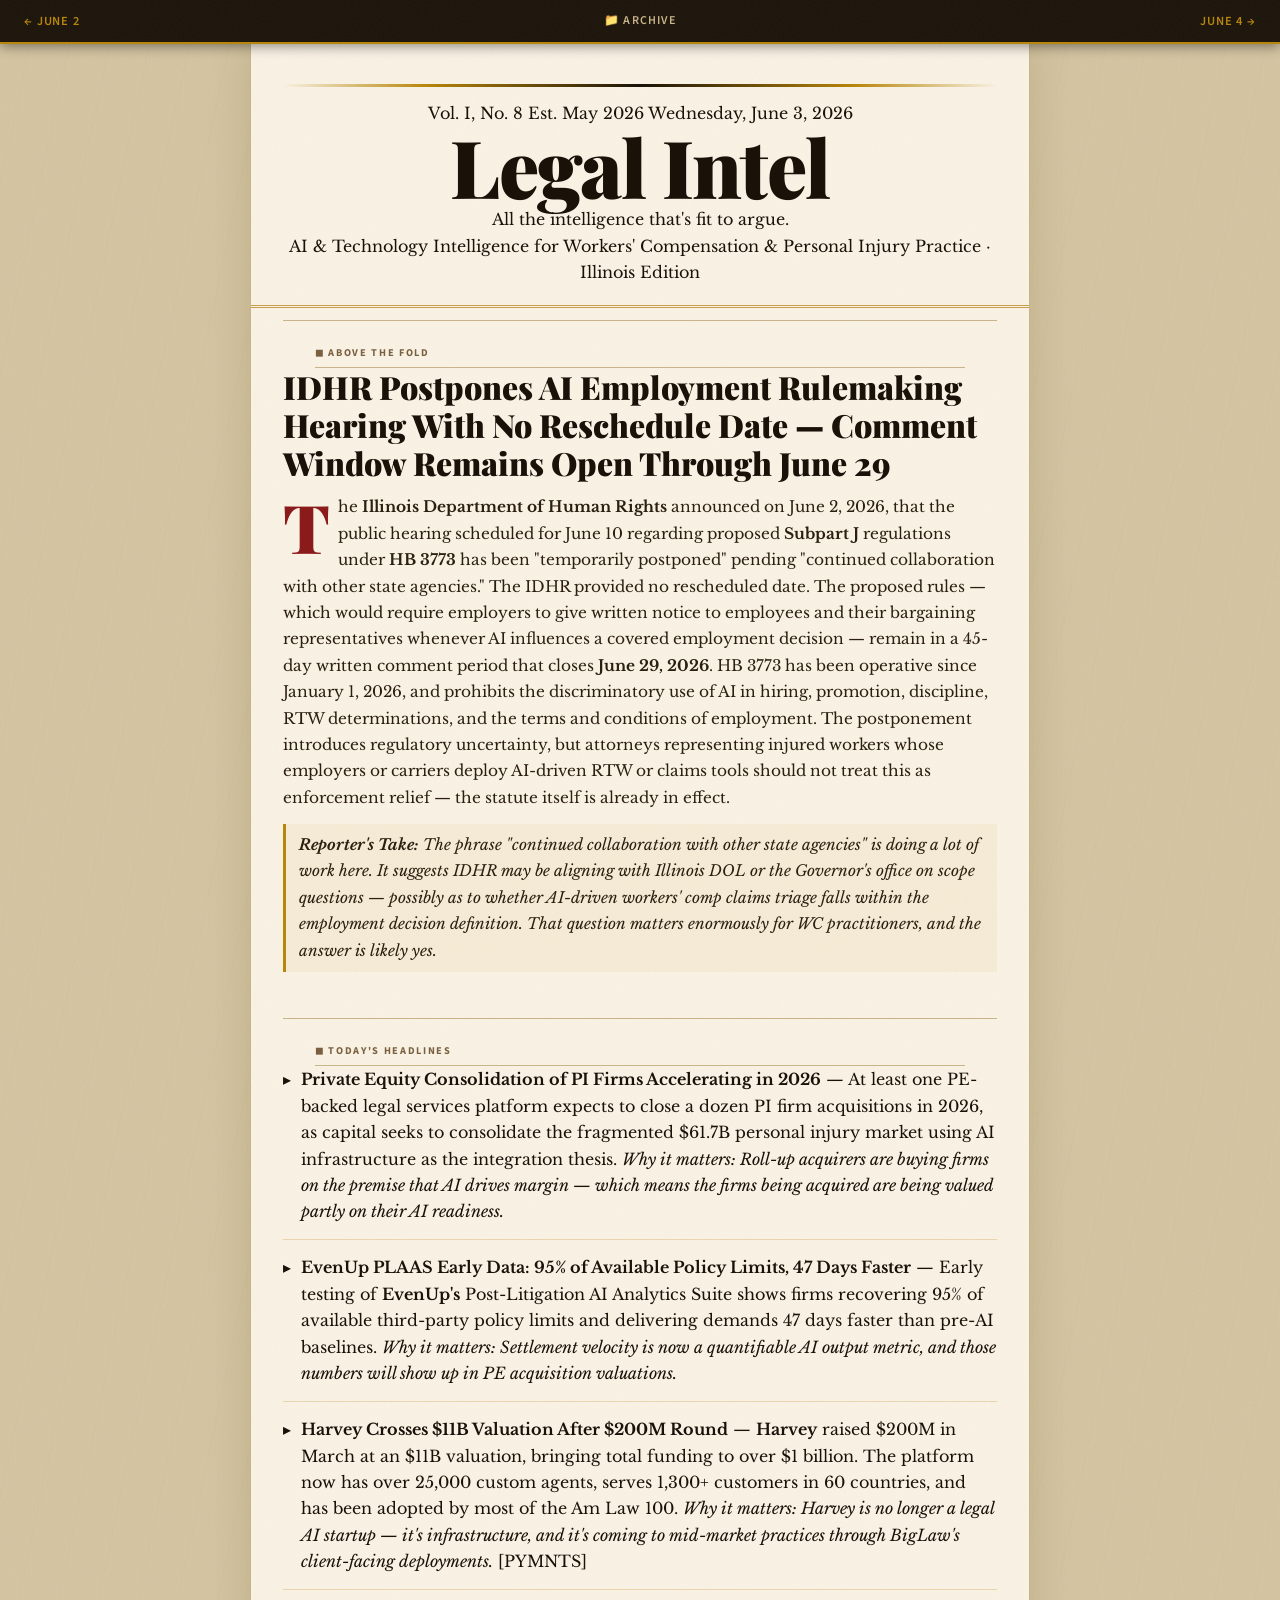
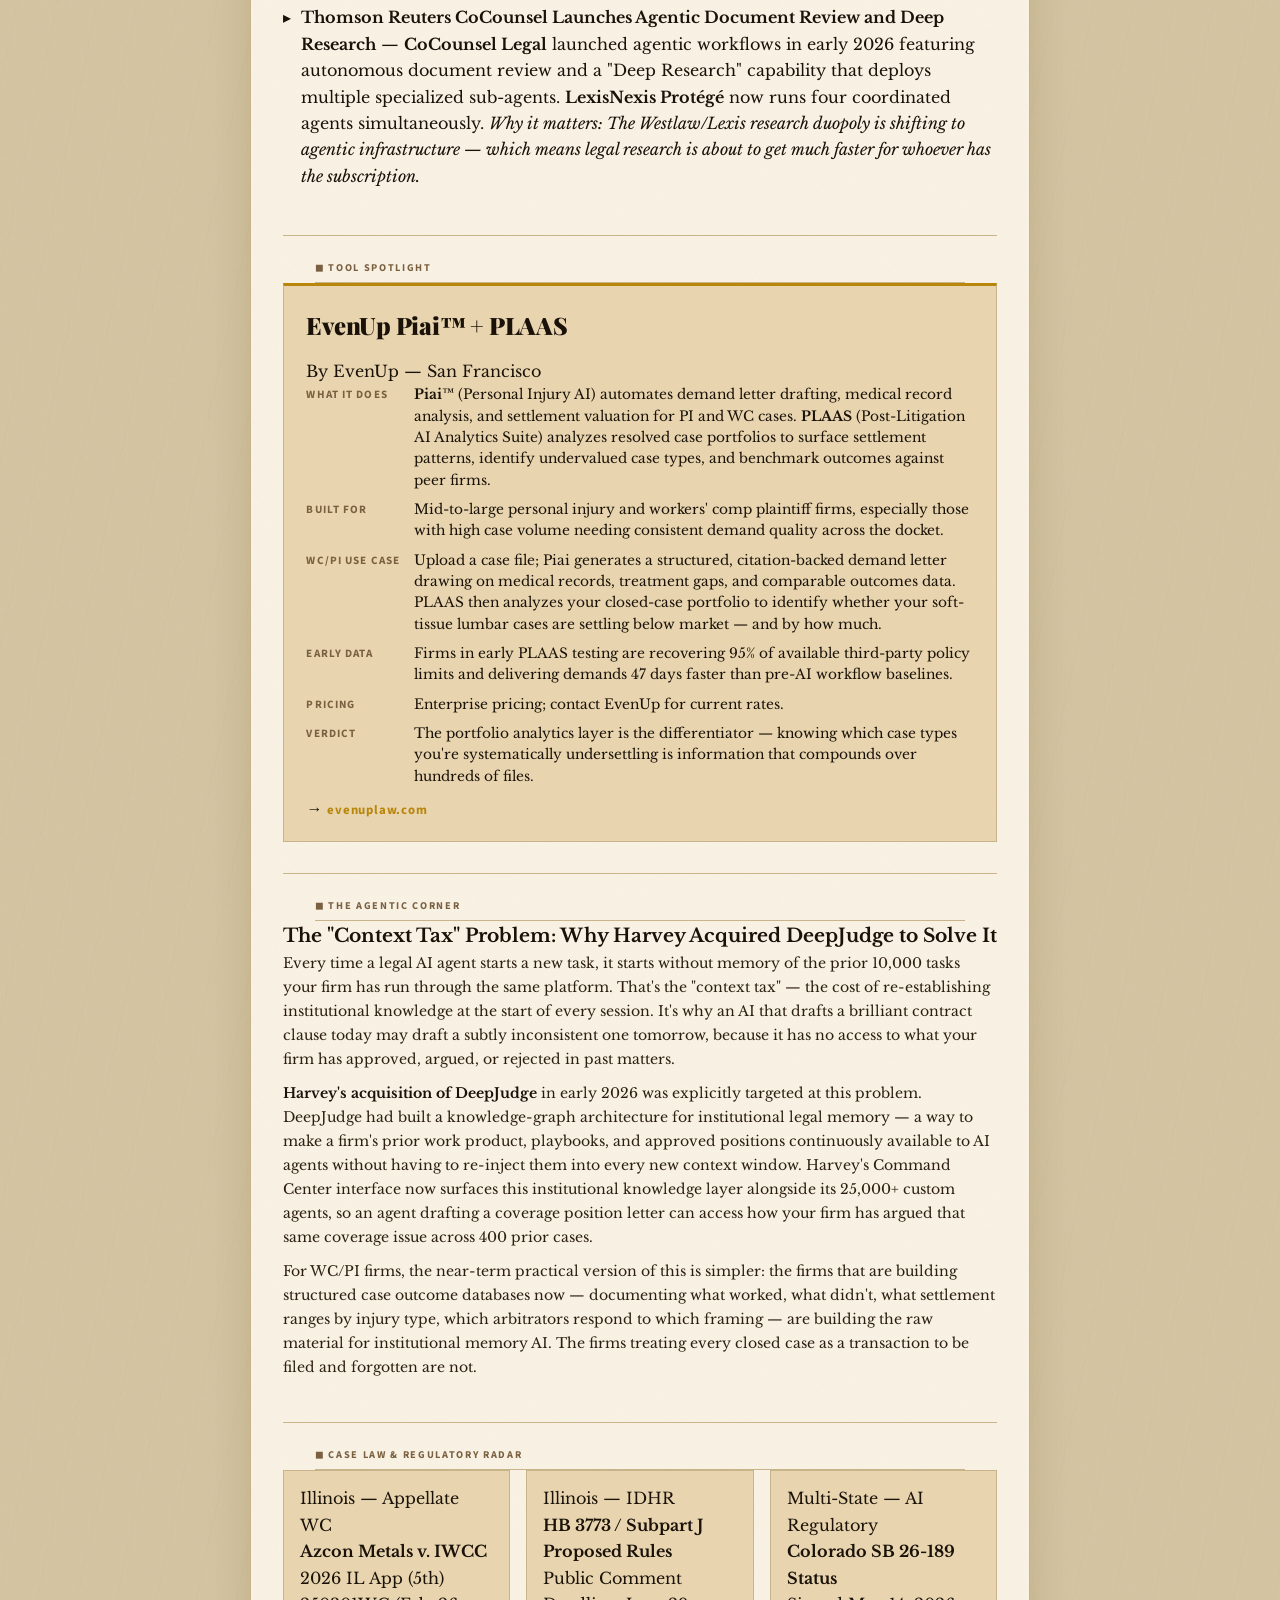
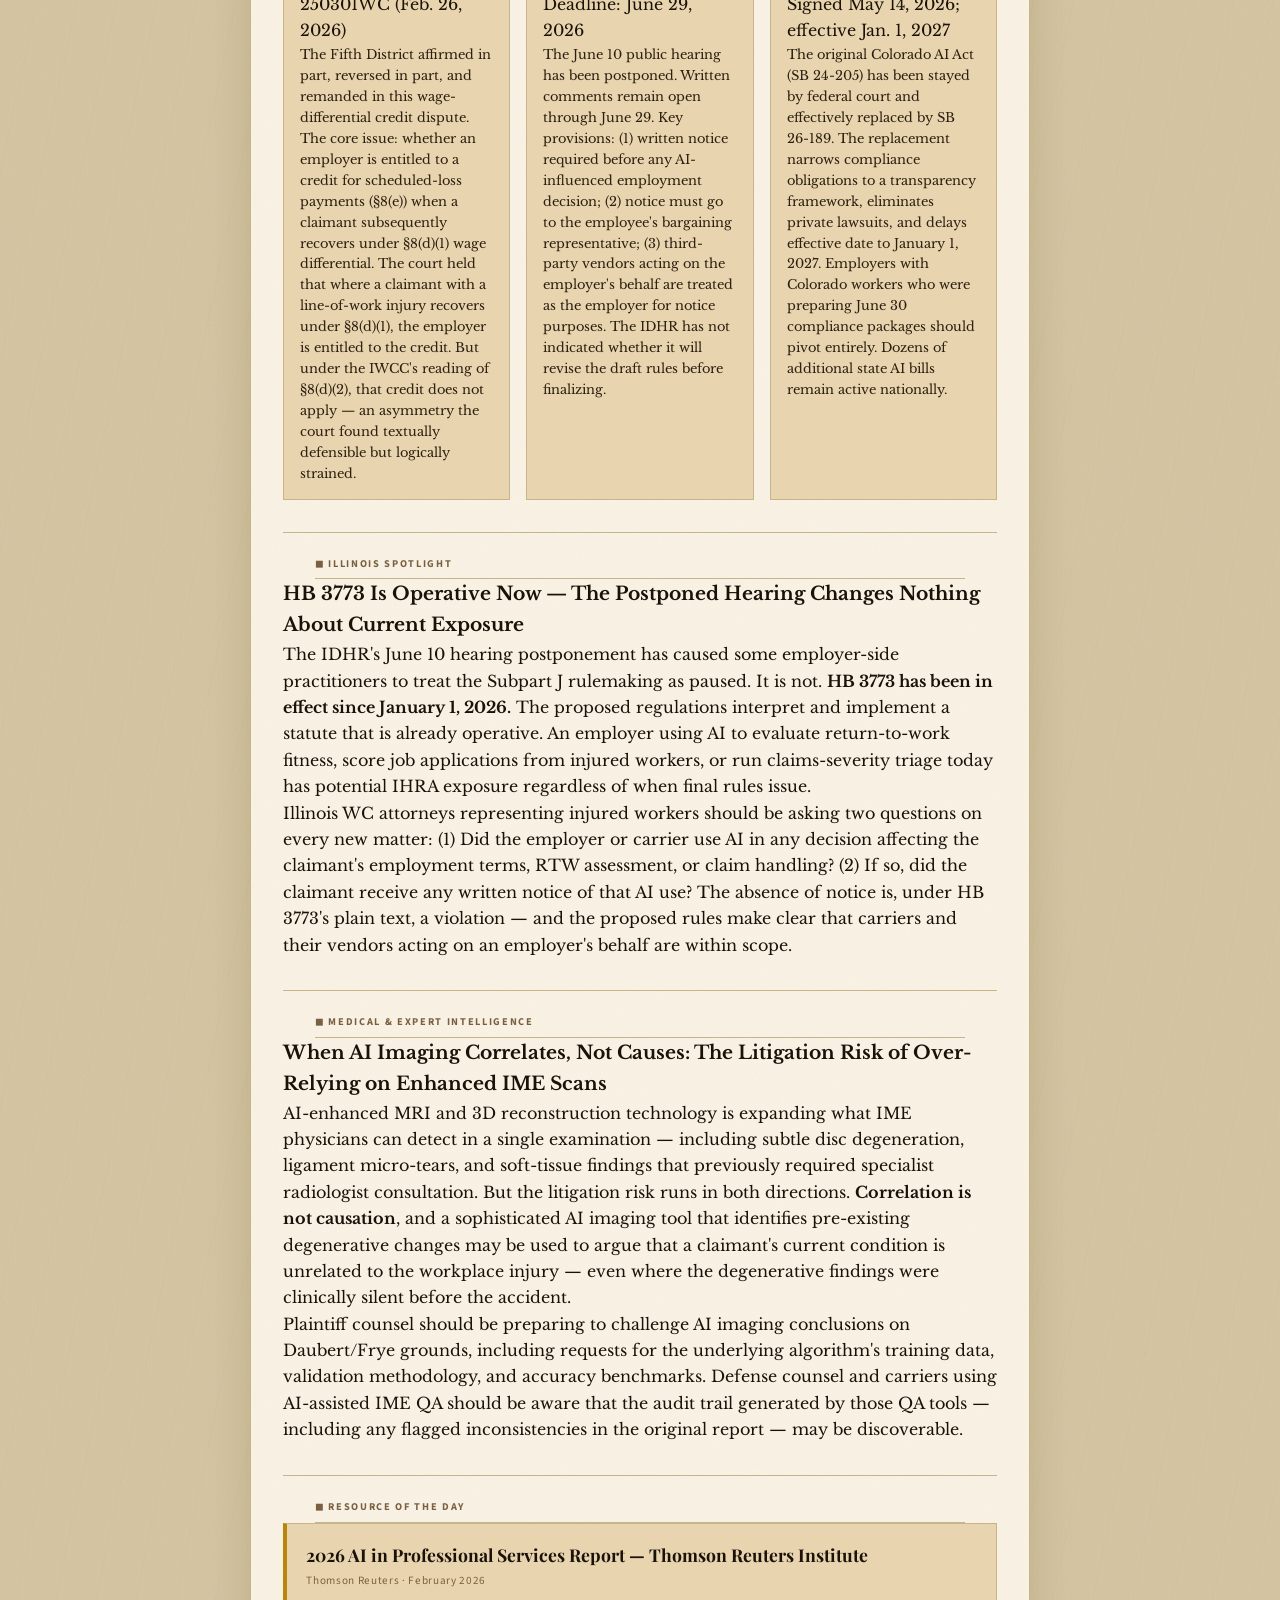
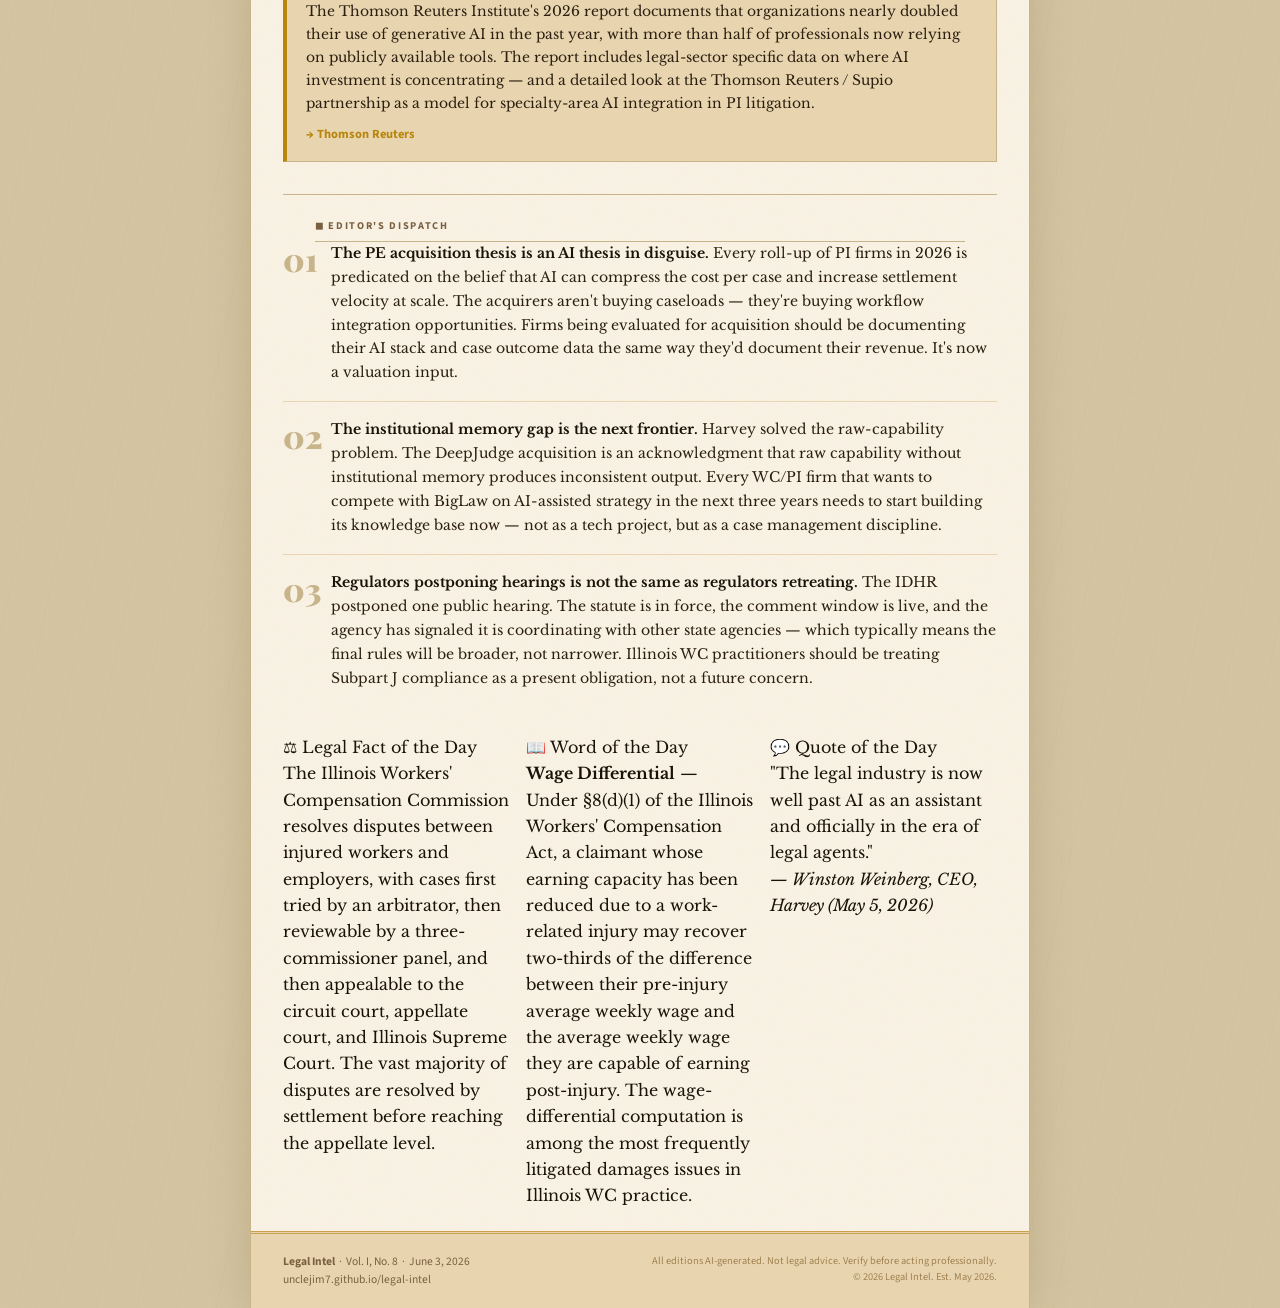
<file: 2026-06-03.html>
<!DOCTYPE html>
<html lang="en">
<head>
  <meta charset="UTF-8">
  <meta name="viewport" content="width=device-width, initial-scale=1.0">
  <title>Legal Intel — June 3, 2026 — Vol. I, No. 8</title>
  <link rel="stylesheet" href="legal-intel.css">
  <link rel="preconnect" href="https://fonts.googleapis.com">
  <link rel="preconnect" href="https://fonts.gstatic.com" crossorigin>
  <link href="https://fonts.googleapis.com/css2?family=UnifrakturMaguntia&family=Playfair+Display:ital,wght@0,400;0,700;0,900;1,400;1,700&family=Libre+Baskerville:ital,wght@0,400;0,700;1,400&family=Source+Sans+3:wght@300;400;600;700&display=swap" rel="stylesheet">
</head>
<body>

<!-- EDITION NAV -->
<nav class="edition-nav">
  <a href="2026-06-02.html" class="nav-link">← June 2</a>
  <a href="archive.html" class="nav-archive">📁 Archive</a>
  <a href="2026-06-04.html" class="nav-link">June 4 →</a>
</nav>

<div class="page-wrapper">

  <!-- MASTHEAD -->
  <header class="paper-masthead">
    <div class="masthead-top-rule"></div>
    <div class="masthead-meta-row">
      <span>Vol. I, No. 8</span>
      <span>Est. May 2026</span>
      <span>Wednesday, June 3, 2026</span>
    </div>
    <div class="pub-title">Legal Intel</div>
    <div class="pub-tagline">All the intelligence that's fit to argue.</div>
    <div class="masthead-subline">AI &amp; Technology Intelligence for Workers' Compensation &amp; Personal Injury Practice · Illinois Edition</div>
    <div class="masthead-bottom-rule"></div>
  </header>

  <!-- ABOVE THE FOLD -->
  <section class="above-fold reveal-ready">
    <div class="section-label">◼ Above the Fold</div>
    <div class="section-rule"></div>

    <h1 class="lead-headline">IDHR Postpones AI Employment Rulemaking Hearing With No Reschedule Date — Comment Window Remains Open Through June 29</h1>

    <div class="lead-body">
      <p><span class="drop-cap">T</span>he <strong>Illinois Department of Human Rights</strong> announced on June 2, 2026, that the public hearing scheduled for June 10 regarding proposed <strong>Subpart J</strong> regulations under <strong>HB 3773</strong> has been "temporarily postponed" pending "continued collaboration with other state agencies." The IDHR provided no rescheduled date. The proposed rules — which would require employers to give written notice to employees and their bargaining representatives whenever AI influences a covered employment decision — remain in a 45-day written comment period that closes <strong>June 29, 2026</strong>. HB 3773 has been operative since January 1, 2026, and prohibits the discriminatory use of AI in hiring, promotion, discipline, RTW determinations, and the terms and conditions of employment. The postponement introduces regulatory uncertainty, but attorneys representing injured workers whose employers or carriers deploy AI-driven RTW or claims tools should not treat this as enforcement relief — the statute itself is already in effect.</p>
      <p class="reporters-take"><strong>Reporter's Take:</strong> The phrase "continued collaboration with other state agencies" is doing a lot of work here. It suggests IDHR may be aligning with Illinois DOL or the Governor's office on scope questions — possibly as to whether AI-driven workers' comp claims triage falls within the employment decision definition. That question matters enormously for WC practitioners, and the answer is likely yes.</p>
    </div>
  </section>

  <!-- TODAY'S HEADLINES -->
  <section class="headlines-section reveal-ready">
    <div class="section-label">◼ Today's Headlines</div>
    <div class="section-rule"></div>

    <div class="headline-item">
      <div class="hl-bullet">▸</div>
      <div class="hl-content">
        <strong>Private Equity Consolidation of PI Firms Accelerating in 2026</strong> — At least one PE-backed legal services platform expects to close a dozen PI firm acquisitions in 2026, as capital seeks to consolidate the fragmented $61.7B personal injury market using AI infrastructure as the integration thesis. <em>Why it matters: Roll-up acquirers are buying firms on the premise that AI drives margin — which means the firms being acquired are being valued partly on their AI readiness.</em>
      </div>
    </div>

    <div class="headline-item">
      <div class="hl-bullet">▸</div>
      <div class="hl-content">
        <strong>EvenUp PLAAS Early Data: 95% of Available Policy Limits, 47 Days Faster</strong> — Early testing of <strong>EvenUp's</strong> Post-Litigation AI Analytics Suite shows firms recovering 95% of available third-party policy limits and delivering demands 47 days faster than pre-AI baselines. <em>Why it matters: Settlement velocity is now a quantifiable AI output metric, and those numbers will show up in PE acquisition valuations.</em>
      </div>
    </div>

    <div class="headline-item">
      <div class="hl-bullet">▸</div>
      <div class="hl-content">
        <strong>Harvey Crosses $11B Valuation After $200M Round</strong> — <strong>Harvey</strong> raised $200M in March at an $11B valuation, bringing total funding to over $1 billion. The platform now has over 25,000 custom agents, serves 1,300+ customers in 60 countries, and has been adopted by most of the Am Law 100. <em>Why it matters: Harvey is no longer a legal AI startup — it's infrastructure, and it's coming to mid-market practices through BigLaw's client-facing deployments.</em> <a href="https://www.pymnts.com/news/investment-tracker/2026/harvey-raises-200-million-to-equip-law-firms-with-ai-agents/" target="_blank">[PYMNTS]</a>
      </div>
    </div>

    <div class="headline-item">
      <div class="hl-bullet">▸</div>
      <div class="hl-content">
        <strong>Thomson Reuters CoCounsel Launches Agentic Document Review and Deep Research</strong> — <strong>CoCounsel Legal</strong> launched agentic workflows in early 2026 featuring autonomous document review and a "Deep Research" capability that deploys multiple specialized sub-agents. <strong>LexisNexis Protégé</strong> now runs four coordinated agents simultaneously. <em>Why it matters: The Westlaw/Lexis research duopoly is shifting to agentic infrastructure — which means legal research is about to get much faster for whoever has the subscription.</em>
      </div>
    </div>
  </section>

  <!-- TOOL SPOTLIGHT -->
  <section class="tool-spotlight reveal-ready">
    <div class="section-label">◼ Tool Spotlight</div>
    <div class="section-rule"></div>

    <div class="tool-card">
      <div class="tool-header">
        <div class="tool-name">EvenUp Piai™ + PLAAS</div>
        <div class="tool-byline">By EvenUp — San Francisco</div>
      </div>
      <div class="tool-grid">
        <div class="tool-row">
          <div class="tool-label">What it does</div>
          <div class="tool-value"><strong>Piai™</strong> (Personal Injury AI) automates demand letter drafting, medical record analysis, and settlement valuation for PI and WC cases. <strong>PLAAS</strong> (Post-Litigation AI Analytics Suite) analyzes resolved case portfolios to surface settlement patterns, identify undervalued case types, and benchmark outcomes against peer firms.</div>
        </div>
        <div class="tool-row">
          <div class="tool-label">Built for</div>
          <div class="tool-value">Mid-to-large personal injury and workers' comp plaintiff firms, especially those with high case volume needing consistent demand quality across the docket.</div>
        </div>
        <div class="tool-row">
          <div class="tool-label">WC/PI use case</div>
          <div class="tool-value">Upload a case file; Piai generates a structured, citation-backed demand letter drawing on medical records, treatment gaps, and comparable outcomes data. PLAAS then analyzes your closed-case portfolio to identify whether your soft-tissue lumbar cases are settling below market — and by how much.</div>
        </div>
        <div class="tool-row">
          <div class="tool-label">Early data</div>
          <div class="tool-value">Firms in early PLAAS testing are recovering 95% of available third-party policy limits and delivering demands 47 days faster than pre-AI workflow baselines.</div>
        </div>
        <div class="tool-row">
          <div class="tool-label">Pricing</div>
          <div class="tool-value">Enterprise pricing; contact EvenUp for current rates.</div>
        </div>
        <div class="tool-row">
          <div class="tool-label">Verdict</div>
          <div class="tool-value">The portfolio analytics layer is the differentiator — knowing which case types you're systematically undersettling is information that compounds over hundreds of files.</div>
        </div>
      </div>
      <div class="tool-link">→ <a href="https://www.evenuplaw.com" target="_blank">evenuplaw.com</a></div>
    </div>
  </section>

  <!-- AGENTIC CORNER -->
  <section class="agentic-section reveal-ready">
    <div class="section-label">◼ The Agentic Corner</div>
    <div class="section-rule"></div>

    <h3 class="section-hed">The "Context Tax" Problem: Why Harvey Acquired DeepJudge to Solve It</h3>
    <div class="agentic-body">
      <p>Every time a legal AI agent starts a new task, it starts without memory of the prior 10,000 tasks your firm has run through the same platform. That's the "context tax" — the cost of re-establishing institutional knowledge at the start of every session. It's why an AI that drafts a brilliant contract clause today may draft a subtly inconsistent one tomorrow, because it has no access to what your firm has approved, argued, or rejected in past matters.</p>

      <p><strong>Harvey's acquisition of DeepJudge</strong> in early 2026 was explicitly targeted at this problem. DeepJudge had built a knowledge-graph architecture for institutional legal memory — a way to make a firm's prior work product, playbooks, and approved positions continuously available to AI agents without having to re-inject them into every new context window. Harvey's Command Center interface now surfaces this institutional knowledge layer alongside its 25,000+ custom agents, so an agent drafting a coverage position letter can access how your firm has argued that same coverage issue across 400 prior cases.</p>

      <p>For WC/PI firms, the near-term practical version of this is simpler: the firms that are building structured case outcome databases now — documenting what worked, what didn't, what settlement ranges by injury type, which arbitrators respond to which framing — are building the raw material for institutional memory AI. The firms treating every closed case as a transaction to be filed and forgotten are not.</p>
    </div>
  </section>

  <!-- CASE LAW & REGULATORY RADAR -->
  <section class="caselaw-section reveal-ready">
    <div class="section-label">◼ Case Law &amp; Regulatory Radar</div>
    <div class="section-rule"></div>

    <div class="caselaw-grid">
      <div class="caselaw-card">
        <div class="caselaw-jurisdiction">Illinois — Appellate WC</div>
        <div class="caselaw-caption"><strong>Azcon Metals v. IWCC</strong><br>2026 IL App (5th) 250301WC (Feb. 26, 2026)</div>
        <p>The Fifth District affirmed in part, reversed in part, and remanded in this wage-differential credit dispute. The core issue: whether an employer is entitled to a credit for scheduled-loss payments (§8(e)) when a claimant subsequently recovers under §8(d)(1) wage differential. The court held that where a claimant with a line-of-work injury recovers under §8(d)(1), the employer is entitled to the credit. But under the IWCC's reading of §8(d)(2), that credit does not apply — an asymmetry the court found textually defensible but logically strained.</p>
      </div>

      <div class="caselaw-card">
        <div class="caselaw-jurisdiction">Illinois — IDHR</div>
        <div class="caselaw-caption"><strong>HB 3773 / Subpart J Proposed Rules</strong><br>Public Comment Deadline: June 29, 2026</div>
        <p>The June 10 public hearing has been postponed. Written comments remain open through June 29. Key provisions: (1) written notice required before any AI-influenced employment decision; (2) notice must go to the employee's bargaining representative; (3) third-party vendors acting on the employer's behalf are treated as the employer for notice purposes. The IDHR has not indicated whether it will revise the draft rules before finalizing.</p>
      </div>

      <div class="caselaw-card">
        <div class="caselaw-jurisdiction">Multi-State — AI Regulatory</div>
        <div class="caselaw-caption"><strong>Colorado SB 26-189 Status</strong><br>Signed May 14, 2026; effective Jan. 1, 2027</div>
        <p>The original Colorado AI Act (SB 24-205) has been stayed by federal court and effectively replaced by SB 26-189. The replacement narrows compliance obligations to a transparency framework, eliminates private lawsuits, and delays effective date to January 1, 2027. Employers with Colorado workers who were preparing June 30 compliance packages should pivot entirely. Dozens of additional state AI bills remain active nationally.</p>
      </div>
    </div>
  </section>

  <!-- ILLINOIS SPOTLIGHT -->
  <section class="illinois-section reveal-ready">
    <div class="section-label">◼ Illinois Spotlight</div>
    <div class="section-rule"></div>

    <h3 class="section-hed">HB 3773 Is Operative Now — The Postponed Hearing Changes Nothing About Current Exposure</h3>
    <div class="illinois-body">
      <p>The IDHR's June 10 hearing postponement has caused some employer-side practitioners to treat the Subpart J rulemaking as paused. It is not. <strong>HB 3773 has been in effect since January 1, 2026.</strong> The proposed regulations interpret and implement a statute that is already operative. An employer using AI to evaluate return-to-work fitness, score job applications from injured workers, or run claims-severity triage today has potential IHRA exposure regardless of when final rules issue.</p>
      <p>Illinois WC attorneys representing injured workers should be asking two questions on every new matter: (1) Did the employer or carrier use AI in any decision affecting the claimant's employment terms, RTW assessment, or claim handling? (2) If so, did the claimant receive any written notice of that AI use? The absence of notice is, under HB 3773's plain text, a violation — and the proposed rules make clear that carriers and their vendors acting on an employer's behalf are within scope.</p>
    </div>
  </section>

  <!-- MEDICAL & EXPERT INTELLIGENCE -->
  <section class="medical-section reveal-ready">
    <div class="section-label">◼ Medical &amp; Expert Intelligence</div>
    <div class="section-rule"></div>

    <h3 class="section-hed">When AI Imaging Correlates, Not Causes: The Litigation Risk of Over-Relying on Enhanced IME Scans</h3>
    <div class="medical-body">
      <p>AI-enhanced MRI and 3D reconstruction technology is expanding what IME physicians can detect in a single examination — including subtle disc degeneration, ligament micro-tears, and soft-tissue findings that previously required specialist radiologist consultation. But the litigation risk runs in both directions. <strong>Correlation is not causation</strong>, and a sophisticated AI imaging tool that identifies pre-existing degenerative changes may be used to argue that a claimant's current condition is unrelated to the workplace injury — even where the degenerative findings were clinically silent before the accident.</p>
      <p>Plaintiff counsel should be preparing to challenge AI imaging conclusions on Daubert/Frye grounds, including requests for the underlying algorithm's training data, validation methodology, and accuracy benchmarks. Defense counsel and carriers using AI-assisted IME QA should be aware that the audit trail generated by those QA tools — including any flagged inconsistencies in the original report — may be discoverable.</p>
    </div>
  </section>

  <!-- RESOURCE OF THE DAY -->
  <section class="resource-section reveal-ready">
    <div class="section-label">◼ Resource of the Day</div>
    <div class="section-rule"></div>

    <div class="resource-card">
      <div class="resource-title">2026 AI in Professional Services Report — Thomson Reuters Institute</div>
      <div class="resource-meta">Thomson Reuters · February 2026</div>
      <p>The Thomson Reuters Institute's 2026 report documents that organizations nearly doubled their use of generative AI in the past year, with more than half of professionals now relying on publicly available tools. The report includes legal-sector specific data on where AI investment is concentrating — and a detailed look at the Thomson Reuters / Supio partnership as a model for specialty-area AI integration in PI litigation.</p>
      <div class="resource-link">→ <a href="https://legal.thomsonreuters.com/blog/highlights-from-the-2026-ai-in-professional-services-report-and-what-it-means-for-legal-teams-tri/" target="_blank">Thomson Reuters</a></div>
    </div>
  </section>

  <!-- EDITOR'S DISPATCH -->
  <section class="dispatch-section reveal-ready">
    <div class="section-label">◼ Editor's Dispatch</div>
    <div class="section-rule"></div>

    <div class="dispatch-item">
      <div class="dispatch-num">01</div>
      <div class="dispatch-text"><strong>The PE acquisition thesis is an AI thesis in disguise.</strong> Every roll-up of PI firms in 2026 is predicated on the belief that AI can compress the cost per case and increase settlement velocity at scale. The acquirers aren't buying caseloads — they're buying workflow integration opportunities. Firms being evaluated for acquisition should be documenting their AI stack and case outcome data the same way they'd document their revenue. It's now a valuation input.</div>
    </div>

    <div class="dispatch-item">
      <div class="dispatch-num">02</div>
      <div class="dispatch-text"><strong>The institutional memory gap is the next frontier.</strong> Harvey solved the raw-capability problem. The DeepJudge acquisition is an acknowledgment that raw capability without institutional memory produces inconsistent output. Every WC/PI firm that wants to compete with BigLaw on AI-assisted strategy in the next three years needs to start building its knowledge base now — not as a tech project, but as a case management discipline.</div>
    </div>

    <div class="dispatch-item">
      <div class="dispatch-num">03</div>
      <div class="dispatch-text"><strong>Regulators postponing hearings is not the same as regulators retreating.</strong> The IDHR postponed one public hearing. The statute is in force, the comment window is live, and the agency has signaled it is coordinating with other state agencies — which typically means the final rules will be broader, not narrower. Illinois WC practitioners should be treating Subpart J compliance as a present obligation, not a future concern.</div>
    </div>
  </section>

  <!-- DAILY TRIO -->
  <section class="daily-trio reveal-ready">
    <div class="trio-item">
      <div class="trio-label">⚖ Legal Fact of the Day</div>
      <div class="trio-body">The Illinois Workers' Compensation Commission resolves disputes between injured workers and employers, with cases first tried by an arbitrator, then reviewable by a three-commissioner panel, and then appealable to the circuit court, appellate court, and Illinois Supreme Court. The vast majority of disputes are resolved by settlement before reaching the appellate level.</div>
    </div>
    <div class="trio-item">
      <div class="trio-label">📖 Word of the Day</div>
      <div class="trio-body"><strong>Wage Differential</strong> — Under §8(d)(1) of the Illinois Workers' Compensation Act, a claimant whose earning capacity has been reduced due to a work-related injury may recover two-thirds of the difference between their pre-injury average weekly wage and the average weekly wage they are capable of earning post-injury. The wage-differential computation is among the most frequently litigated damages issues in Illinois WC practice.</div>
    </div>
    <div class="trio-item">
      <div class="trio-label">💬 Quote of the Day</div>
      <div class="trio-body">"The legal industry is now well past AI as an assistant and officially in the era of legal agents."<br><em>— Winston Weinberg, CEO, Harvey (May 5, 2026)</em></div>
    </div>
  </section>

  <!-- FOOTER -->
  <footer class="paper-footer">
    <div>
      <strong>Legal Intel</strong> &nbsp;·&nbsp; Vol. I, No. 8 &nbsp;·&nbsp; June 3, 2026<br>
      unclejim7.github.io/legal-intel
    </div>
    <div class="footer-legal">
      All editions AI-generated. Not legal advice. Verify before acting professionally.<br>
      © 2026 Legal Intel. Est. May 2026.
    </div>
  </footer>

</div><!-- end page-wrapper -->

<script>
(function() {
  const els = document.querySelectorAll('.reveal-ready');
  const io = new IntersectionObserver((entries) => {
    entries.forEach(e => { if (e.isIntersecting) { e.target.classList.add('in-view'); io.unobserve(e.target); } });
  }, { threshold: 0.06 });
  els.forEach(el => io.observe(el));
})();
</script>
</body>
</html>
</file>
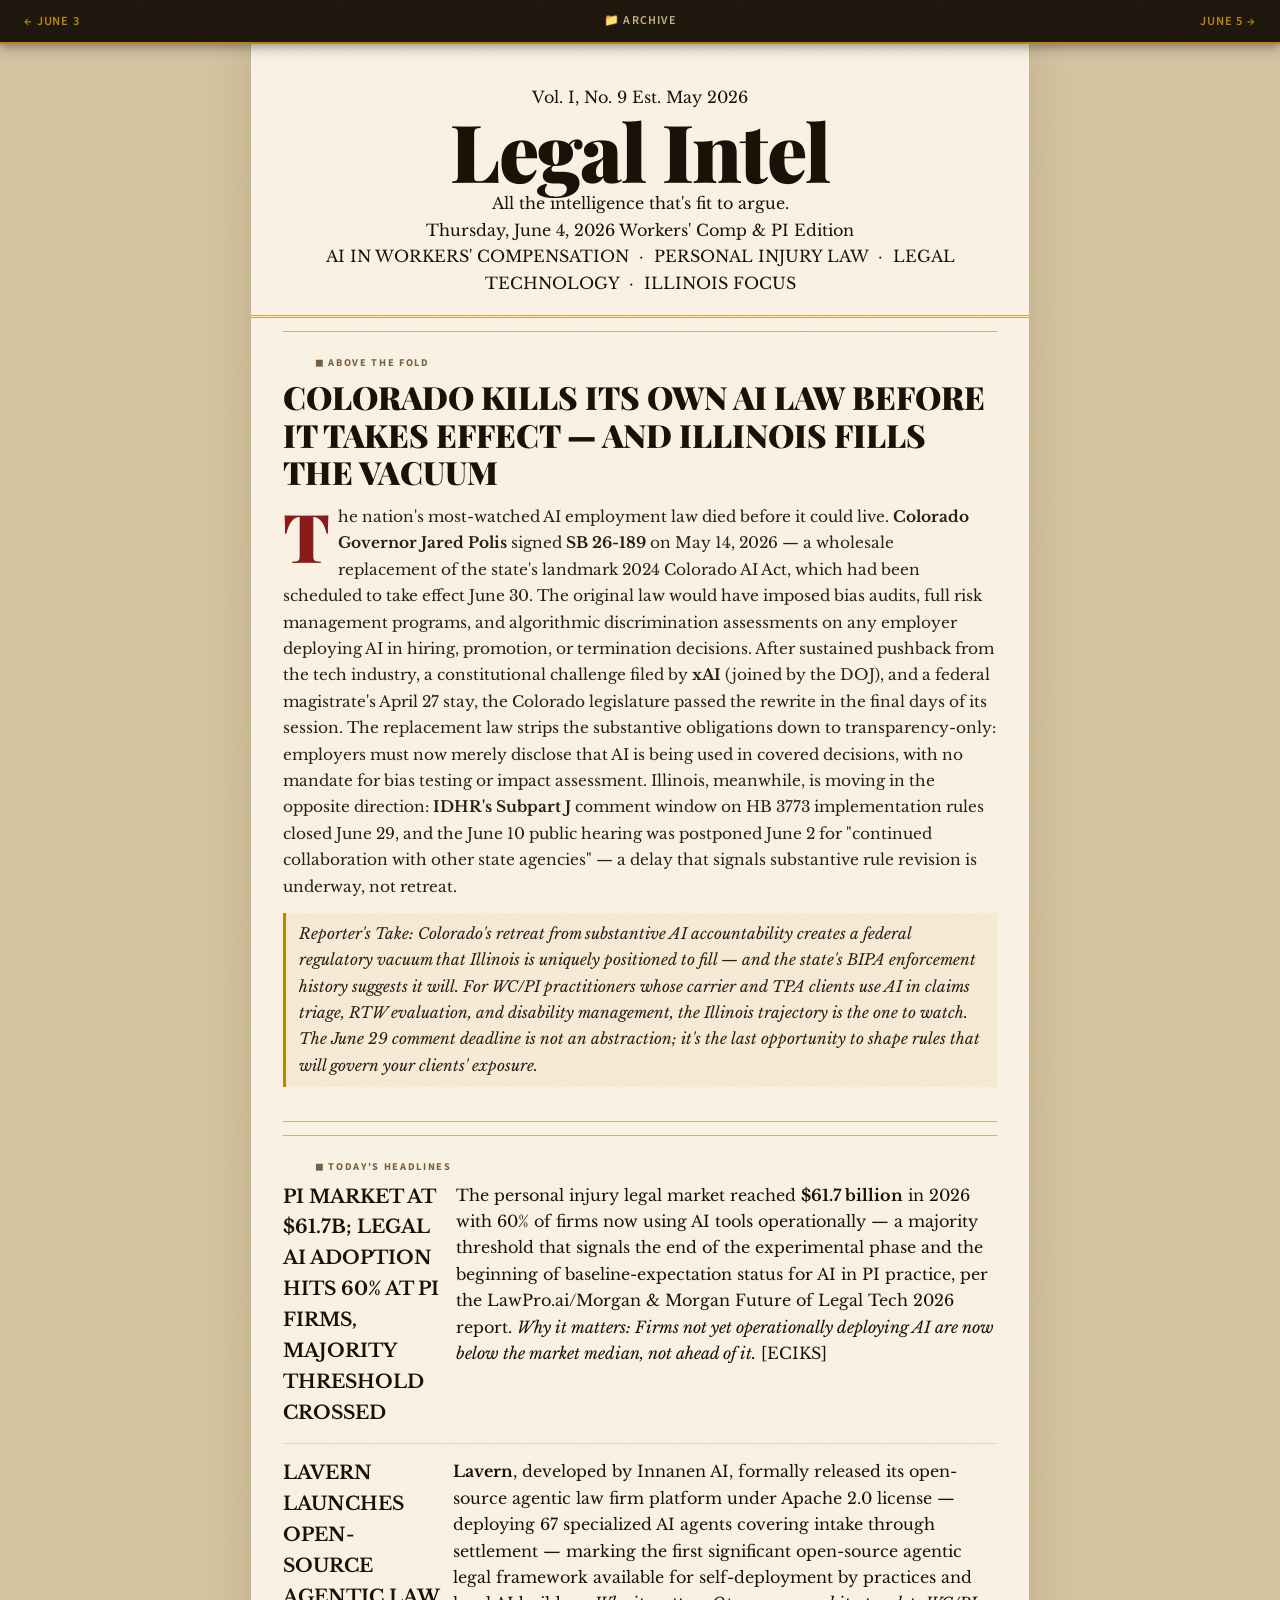
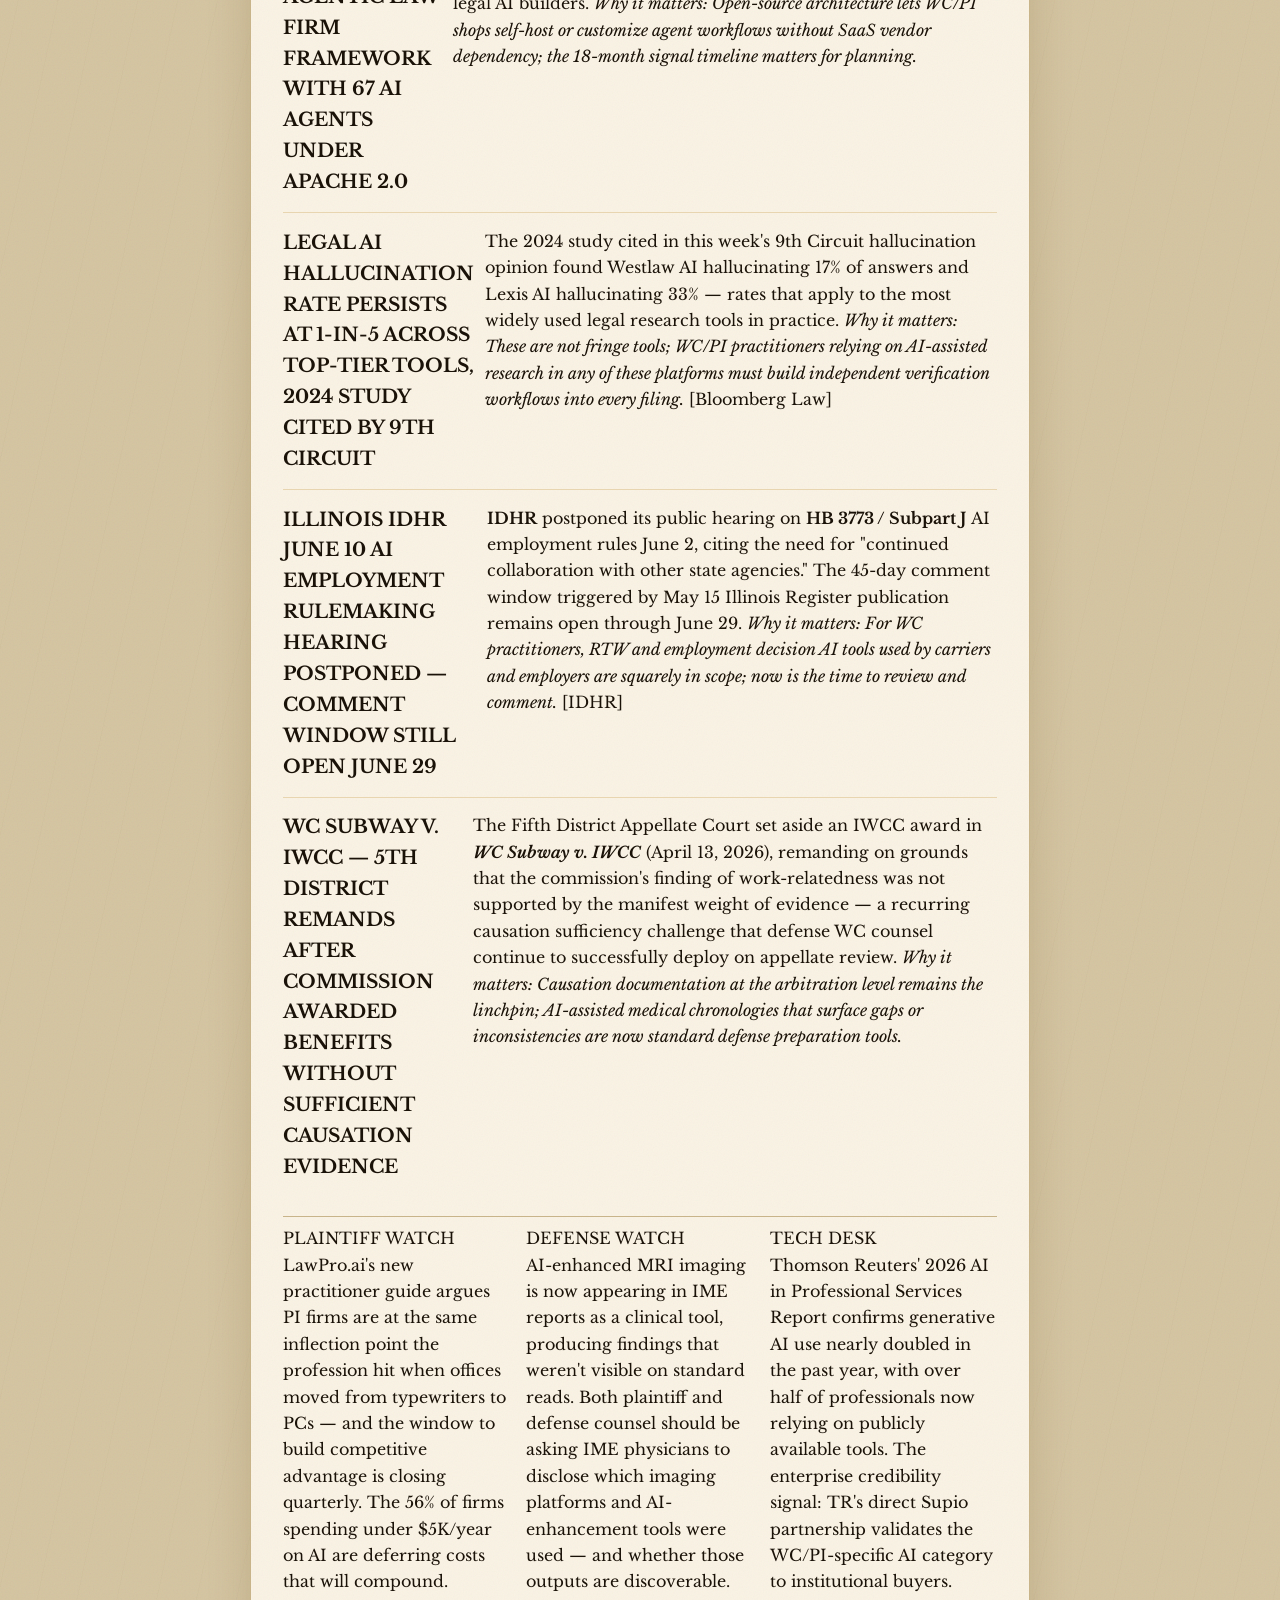
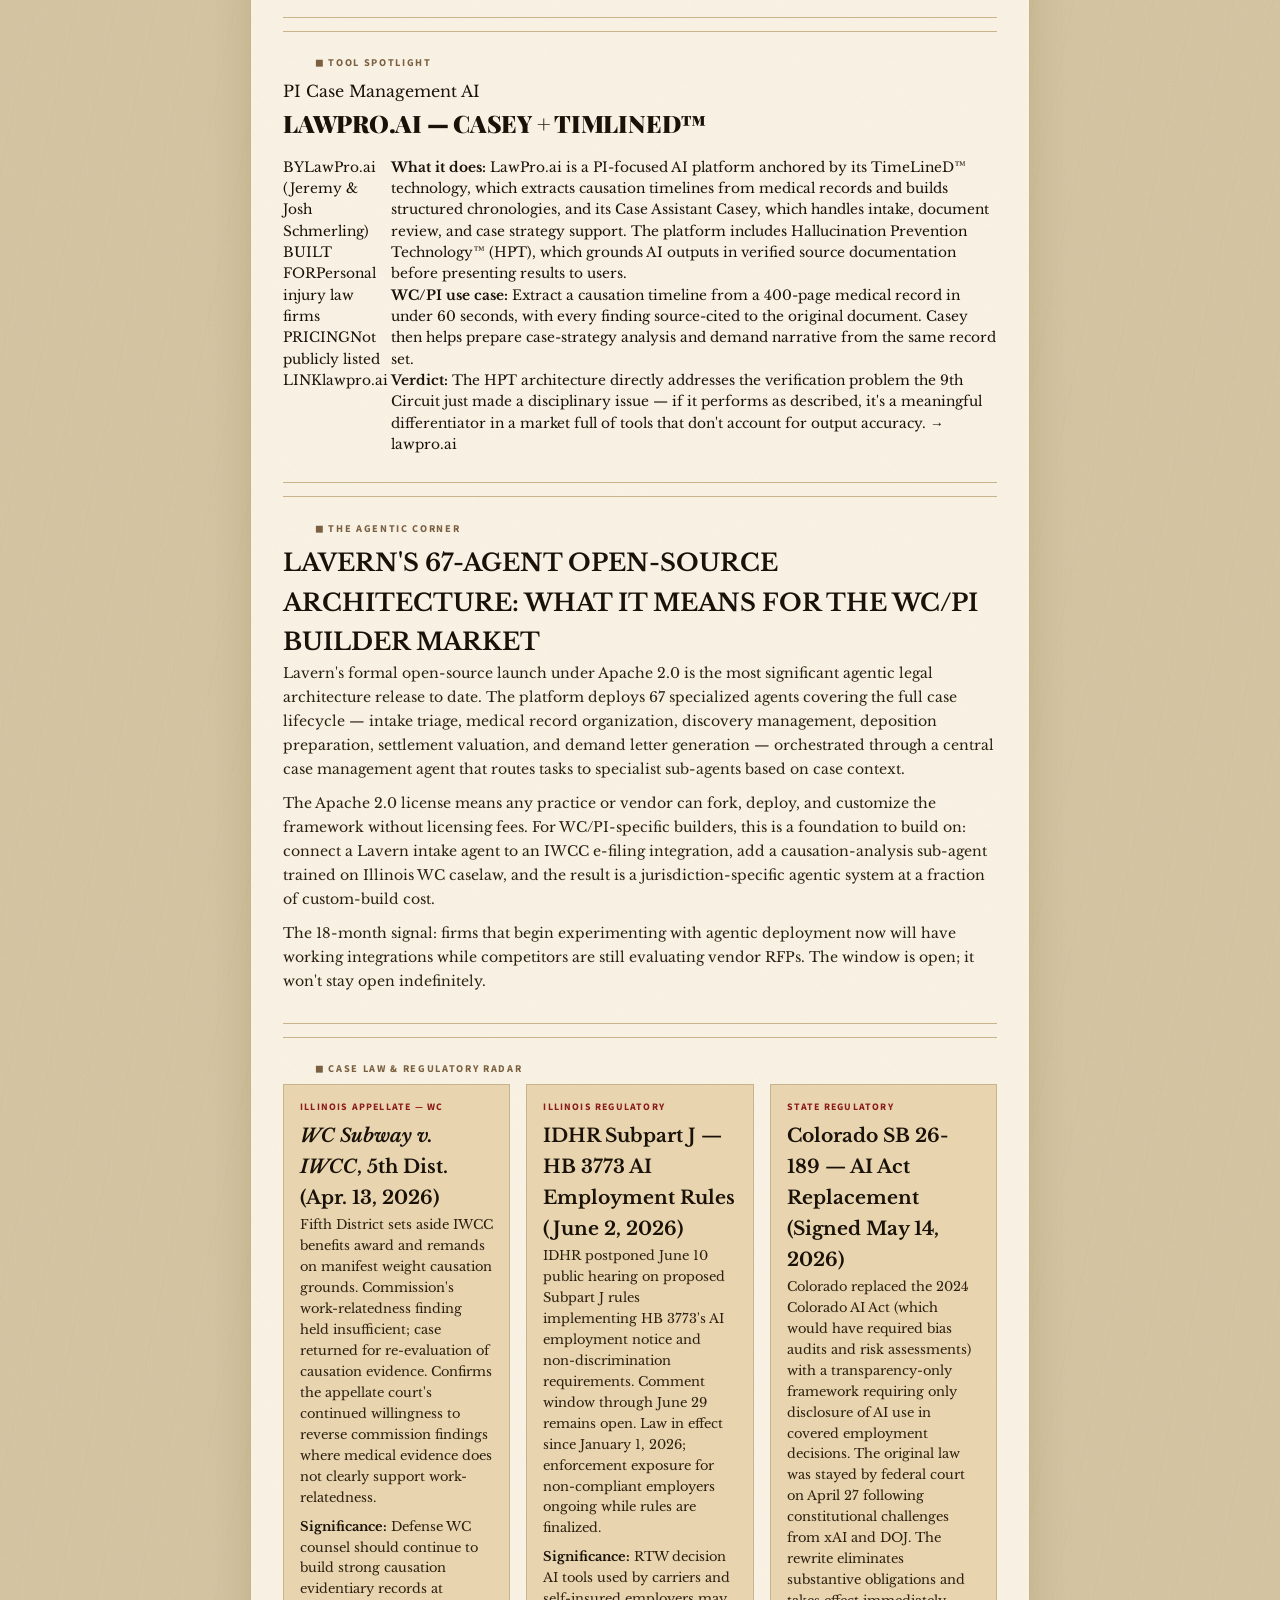
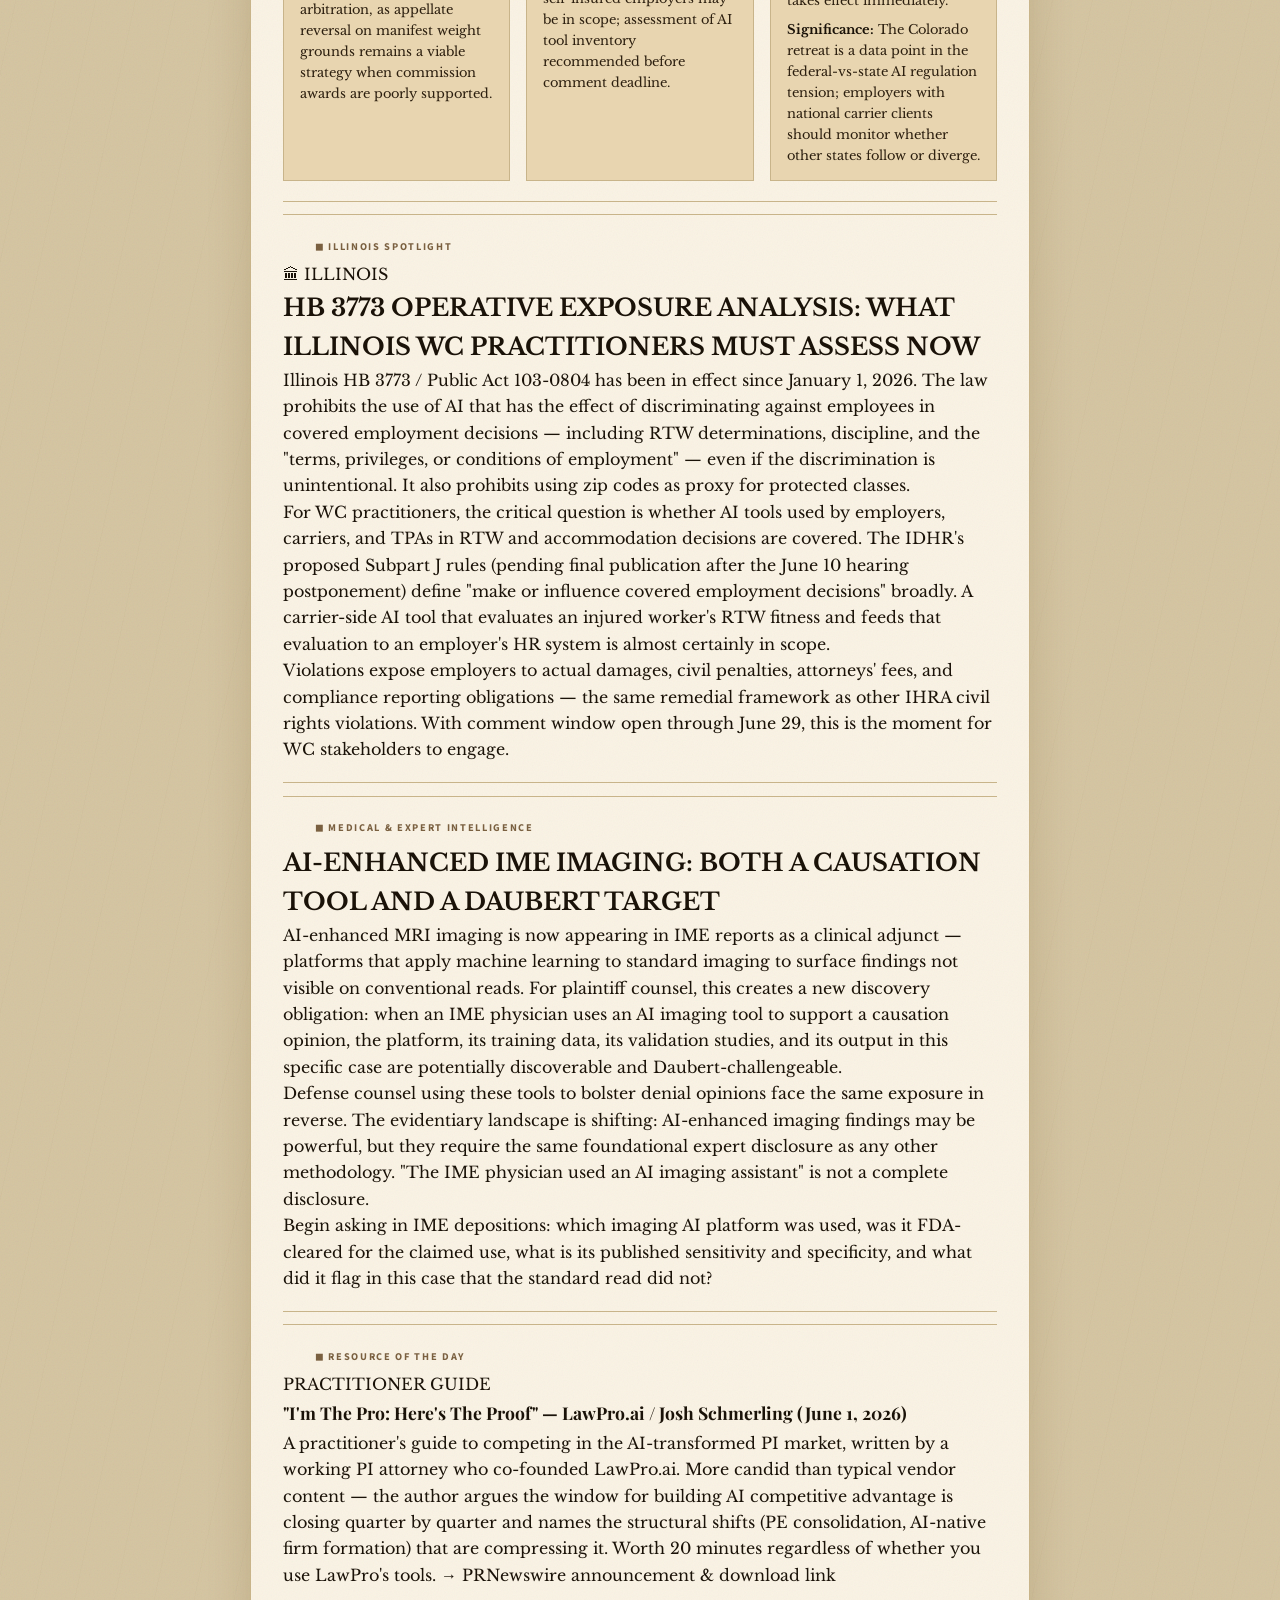
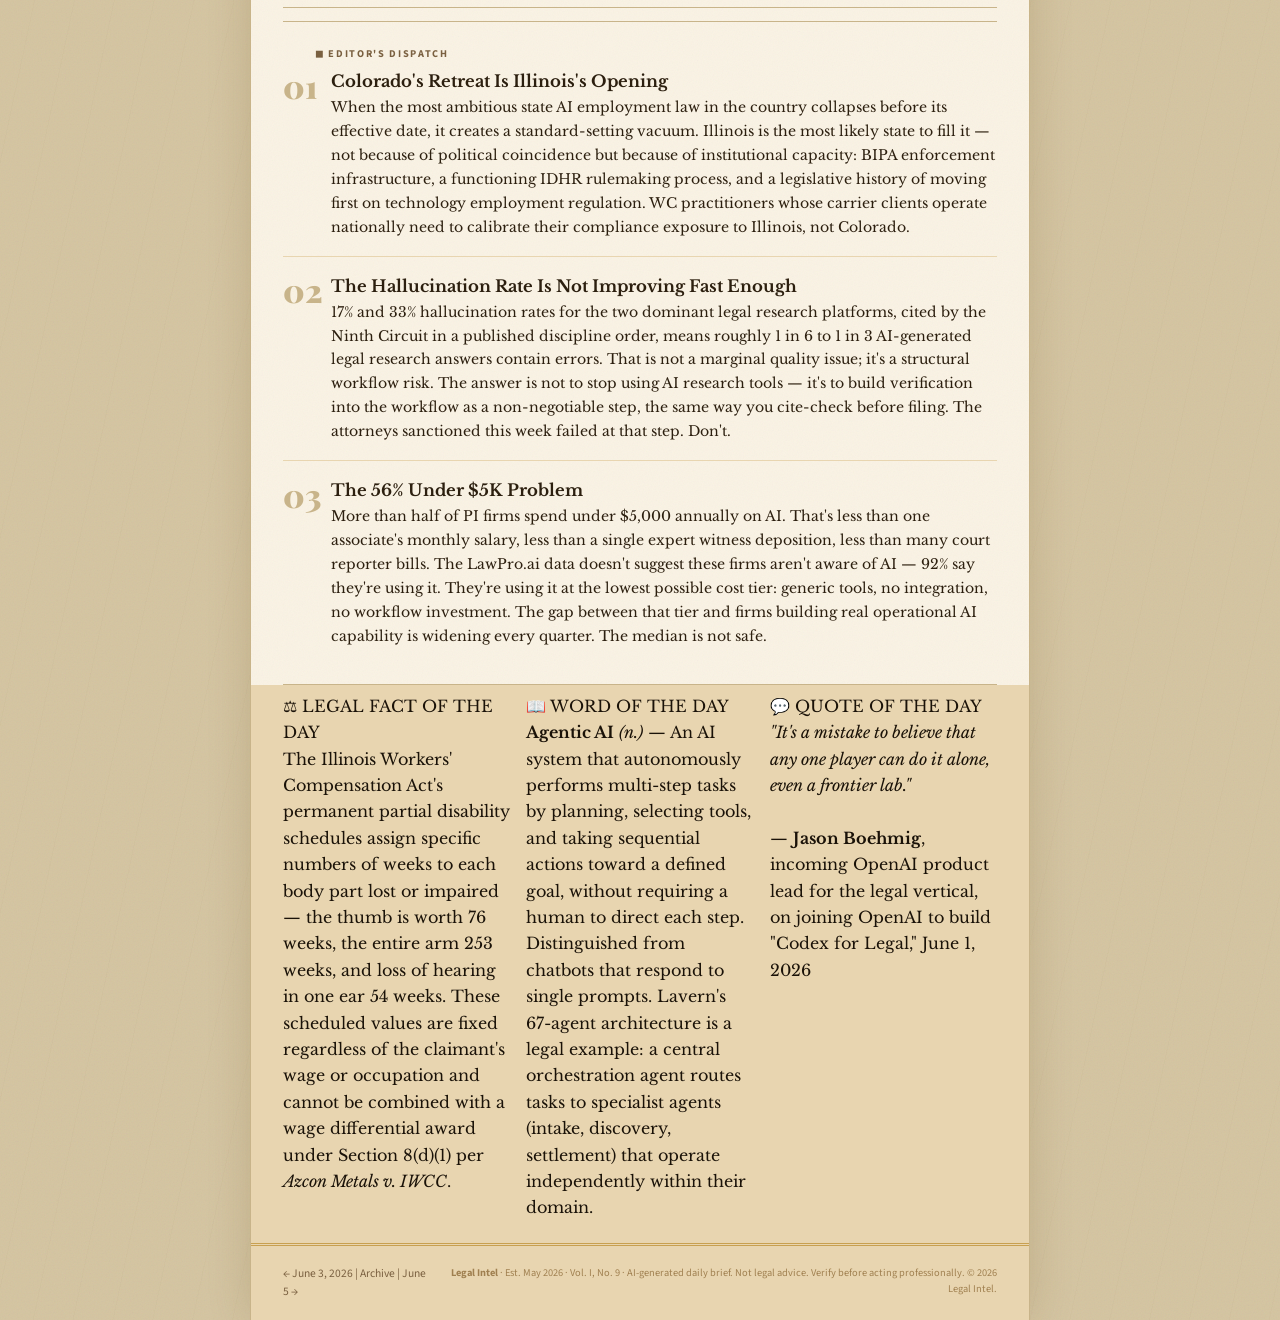
<file: 2026-06-04.html>
<!DOCTYPE html>
<html lang="en">
<head>
  <meta charset="UTF-8">
  <meta name="viewport" content="width=device-width, initial-scale=1.0">
  <title>Legal Intel — June 4, 2026 — Vol. I, No. 9</title>
  <link rel="stylesheet" href="legal-intel.css">
  <link rel="preconnect" href="https://fonts.googleapis.com">
  <link rel="preconnect" href="https://fonts.gstatic.com" crossorigin>
  <link href="https://fonts.googleapis.com/css2?family=UnifrakturMaguntia&family=Playfair+Display:ital,wght@0,400;0,700;0,900;1,400;1,700&family=Libre+Baskerville:ital,wght@0,400;0,700;1,400&family=Source+Sans+3:wght@300;400;600;700&display=swap" rel="stylesheet">
</head>
<body>

<!-- EDITION NAV — PATCHED: June 5 forward arrow now live -->
<nav class="edition-nav">
  <a href="2026-06-03.html" class="nav-link">← June 3</a>
  <a href="archive.html" class="nav-archive">📁 Archive</a>
  <a href="2026-06-05.html" class="nav-link">June 5 →</a>
</nav>

<div class="page-wrapper">

  <!-- MASTHEAD -->
  <header class="paper-masthead">
    <div class="masthead-rule-top"></div>
    <div class="masthead-inner">
      <div class="masthead-meta-left">
        <span>Vol. I, No. 9</span>
        <span>Est. May 2026</span>
      </div>
      <div class="masthead-title-block">
        <h1 class="pub-title">Legal Intel</h1>
        <p class="pub-tagline">All the intelligence that's fit to argue.</p>
      </div>
      <div class="masthead-meta-right">
        <span>Thursday, June 4, 2026</span>
        <span>Workers' Comp &amp; PI Edition</span>
      </div>
    </div>
    <div class="masthead-subject-bar">
      AI IN WORKERS' COMPENSATION &nbsp;·&nbsp; PERSONAL INJURY LAW &nbsp;·&nbsp; LEGAL TECHNOLOGY &nbsp;·&nbsp; ILLINOIS FOCUS
    </div>
    <div class="masthead-rule-bottom"></div>
  </header>

  <!-- ABOVE THE FOLD -->
  <section class="above-fold reveal-ready">
    <div class="section-label">◼ ABOVE THE FOLD</div>
    <div class="above-fold-content">
      <h2 class="lead-headline">COLORADO KILLS ITS OWN AI LAW BEFORE IT TAKES EFFECT — AND ILLINOIS FILLS THE VACUUM</h2>
      <div class="lead-body">
        <p><span class="drop-cap">T</span>he nation's most-watched AI employment law died before it could live. <strong>Colorado Governor Jared Polis</strong> signed <strong>SB 26-189</strong> on May 14, 2026 — a wholesale replacement of the state's landmark 2024 Colorado AI Act, which had been scheduled to take effect June 30. The original law would have imposed bias audits, full risk management programs, and algorithmic discrimination assessments on any employer deploying AI in hiring, promotion, or termination decisions. After sustained pushback from the tech industry, a constitutional challenge filed by <strong>xAI</strong> (joined by the DOJ), and a federal magistrate's April 27 stay, the Colorado legislature passed the rewrite in the final days of its session. The replacement law strips the substantive obligations down to transparency-only: employers must now merely disclose that AI is being used in covered decisions, with no mandate for bias testing or impact assessment. Illinois, meanwhile, is moving in the opposite direction: <strong>IDHR's Subpart J</strong> comment window on HB 3773 implementation rules closed June 29, and the June 10 public hearing was postponed June 2 for "continued collaboration with other state agencies" — a delay that signals substantive rule revision is underway, not retreat.</p>
        <p class="reporters-take"><em>Reporter's Take: Colorado's retreat from substantive AI accountability creates a federal regulatory vacuum that Illinois is uniquely positioned to fill — and the state's BIPA enforcement history suggests it will. For WC/PI practitioners whose carrier and TPA clients use AI in claims triage, RTW evaluation, and disability management, the Illinois trajectory is the one to watch. The June 29 comment deadline is not an abstraction; it's the last opportunity to shape rules that will govern your clients' exposure.</em></p>
      </div>
    </div>
  </section>

  <div class="section-rule"></div>

  <!-- TODAY'S HEADLINES -->
  <section class="headlines-section reveal-ready">
    <div class="section-label">◼ TODAY'S HEADLINES</div>
    <div class="headlines-list">

      <div class="headline-item">
        <h3 class="hl-head">PI MARKET AT $61.7B; LEGAL AI ADOPTION HITS 60% AT PI FIRMS, MAJORITY THRESHOLD CROSSED</h3>
        <p class="hl-body">The personal injury legal market reached <strong>$61.7 billion</strong> in 2026 with 60% of firms now using AI tools operationally — a majority threshold that signals the end of the experimental phase and the beginning of baseline-expectation status for AI in PI practice, per the LawPro.ai/Morgan &amp; Morgan Future of Legal Tech 2026 report. <em>Why it matters: Firms not yet operationally deploying AI are now below the market median, not ahead of it.</em> <a href="https://eciks.org/6378-30494-injury-lawyer-market-hits-61-7b-as-ai-ai-adoption-reshapes-case-management" target="_blank">[ECIKS]</a></p>
      </div>

      <div class="headline-item">
        <h3 class="hl-head">LAVERN LAUNCHES OPEN-SOURCE AGENTIC LAW FIRM FRAMEWORK WITH 67 AI AGENTS UNDER APACHE 2.0</h3>
        <p class="hl-body"><strong>Lavern</strong>, developed by Innanen AI, formally released its open-source agentic law firm platform under Apache 2.0 license — deploying 67 specialized AI agents covering intake through settlement — marking the first significant open-source agentic legal framework available for self-deployment by practices and legal AI builders. <em>Why it matters: Open-source architecture lets WC/PI shops self-host or customize agent workflows without SaaS vendor dependency; the 18-month signal timeline matters for planning.</em></p>
      </div>

      <div class="headline-item">
        <h3 class="hl-head">LEGAL AI HALLUCINATION RATE PERSISTS AT 1-IN-5 ACROSS TOP-TIER TOOLS, 2024 STUDY CITED BY 9TH CIRCUIT</h3>
        <p class="hl-body">The 2024 study cited in this week's 9th Circuit hallucination opinion found Westlaw AI hallucinating 17% of answers and Lexis AI hallucinating 33% — rates that apply to the most widely used legal research tools in practice. <em>Why it matters: These are not fringe tools; WC/PI practitioners relying on AI-assisted research in any of these platforms must build independent verification workflows into every filing.</em> <a href="https://news.bgov.com/legal-ops-and-tech/ninth-circuit-warns-of-ai-hallucinated-briefs-in-sanctions-order" target="_blank">[Bloomberg Law]</a></p>
      </div>

      <div class="headline-item">
        <h3 class="hl-head">ILLINOIS IDHR JUNE 10 AI EMPLOYMENT RULEMAKING HEARING POSTPONED — COMMENT WINDOW STILL OPEN JUNE 29</h3>
        <p class="hl-body"><strong>IDHR</strong> postponed its public hearing on <strong>HB 3773 / Subpart J</strong> AI employment rules June 2, citing the need for "continued collaboration with other state agencies." The 45-day comment window triggered by May 15 Illinois Register publication remains open through June 29. <em>Why it matters: For WC practitioners, RTW and employment decision AI tools used by carriers and employers are squarely in scope; now is the time to review and comment.</em> <a href="https://dhr.illinois.gov/about-us/legislative-updates/artificial-intelligence-in-employment.html" target="_blank">[IDHR]</a></p>
      </div>

      <div class="headline-item">
        <h3 class="hl-head">WC SUBWAY V. IWCC — 5TH DISTRICT REMANDS AFTER COMMISSION AWARDED BENEFITS WITHOUT SUFFICIENT CAUSATION EVIDENCE</h3>
        <p class="hl-body">The Fifth District Appellate Court set aside an IWCC award in <strong><em>WC Subway v. IWCC</em></strong> (April 13, 2026), remanding on grounds that the commission's finding of work-relatedness was not supported by the manifest weight of evidence — a recurring causation sufficiency challenge that defense WC counsel continue to successfully deploy on appellate review. <em>Why it matters: Causation documentation at the arbitration level remains the linchpin; AI-assisted medical chronologies that surface gaps or inconsistencies are now standard defense preparation tools.</em></p>
      </div>

    </div>
  </section>

  <div class="section-rule"></div>

  <!-- THREE-COLUMN -->
  <div class="daily-trio reveal-ready">
    <div class="trio-col">
      <div class="trio-label">PLAINTIFF WATCH</div>
      <p>LawPro.ai's new practitioner guide argues PI firms are at the same inflection point the profession hit when offices moved from typewriters to PCs — and the window to build competitive advantage is closing quarterly. The 56% of firms spending under $5K/year on AI are deferring costs that will compound.</p>
    </div>
    <div class="trio-col">
      <div class="trio-label">DEFENSE WATCH</div>
      <p>AI-enhanced MRI imaging is now appearing in IME reports as a clinical tool, producing findings that weren't visible on standard reads. Both plaintiff and defense counsel should be asking IME physicians to disclose which imaging platforms and AI-enhancement tools were used — and whether those outputs are discoverable.</p>
    </div>
    <div class="trio-col">
      <div class="trio-label">TECH DESK</div>
      <p>Thomson Reuters' 2026 AI in Professional Services Report confirms generative AI use nearly doubled in the past year, with over half of professionals now relying on publicly available tools. The enterprise credibility signal: TR's direct Supio partnership validates the WC/PI-specific AI category to institutional buyers.</p>
    </div>
  </div>

  <div class="section-rule"></div>

  <!-- TOOL SPOTLIGHT -->
  <section class="tool-spotlight reveal-ready">
    <div class="section-label">◼ TOOL SPOTLIGHT</div>
    <div class="tool-inner">
      <div class="tool-badge">PI Case Management AI</div>
      <h2 class="tool-name">LAWPRO.AI — CASEY + TIMLINED™</h2>
      <div class="tool-row">
        <div class="tool-meta-col">
          <div class="tool-meta-item"><span class="tool-meta-label">BY</span><span>LawPro.ai (Jeremy &amp; Josh Schmerling)</span></div>
          <div class="tool-meta-item"><span class="tool-meta-label">BUILT FOR</span><span>Personal injury law firms</span></div>
          <div class="tool-meta-item"><span class="tool-meta-label">PRICING</span><span>Not publicly listed</span></div>
          <div class="tool-meta-item"><span class="tool-meta-label">LINK</span><a href="https://www.lawpro.ai" target="_blank">lawpro.ai</a></div>
        </div>
        <div class="tool-desc-col">
          <p><strong>What it does:</strong> LawPro.ai is a PI-focused AI platform anchored by its TimeLineD™ technology, which extracts causation timelines from medical records and builds structured chronologies, and its Case Assistant Casey, which handles intake, document review, and case strategy support. The platform includes Hallucination Prevention Technology™ (HPT), which grounds AI outputs in verified source documentation before presenting results to users.</p>
          <p><strong>WC/PI use case:</strong> Extract a causation timeline from a 400-page medical record in under 60 seconds, with every finding source-cited to the original document. Casey then helps prepare case-strategy analysis and demand narrative from the same record set.</p>
          <p class="tool-verdict"><strong>Verdict:</strong> The HPT architecture directly addresses the verification problem the 9th Circuit just made a disciplinary issue — if it performs as described, it's a meaningful differentiator in a market full of tools that don't account for output accuracy. <a href="https://www.lawpro.ai" target="_blank">→ lawpro.ai</a></p>
        </div>
      </div>
    </div>
  </section>

  <div class="section-rule"></div>

  <!-- AGENTIC CORNER -->
  <section class="agentic-section reveal-ready">
    <div class="section-label">◼ THE AGENTIC CORNER</div>
    <h2 class="agentic-head">LAVERN'S 67-AGENT OPEN-SOURCE ARCHITECTURE: WHAT IT MEANS FOR THE WC/PI BUILDER MARKET</h2>
    <div class="agentic-body">
      <p>Lavern's formal open-source launch under Apache 2.0 is the most significant agentic legal architecture release to date. The platform deploys 67 specialized agents covering the full case lifecycle — intake triage, medical record organization, discovery management, deposition preparation, settlement valuation, and demand letter generation — orchestrated through a central case management agent that routes tasks to specialist sub-agents based on case context.</p>
      <p>The Apache 2.0 license means any practice or vendor can fork, deploy, and customize the framework without licensing fees. For WC/PI-specific builders, this is a foundation to build on: connect a Lavern intake agent to an IWCC e-filing integration, add a causation-analysis sub-agent trained on Illinois WC caselaw, and the result is a jurisdiction-specific agentic system at a fraction of custom-build cost.</p>
      <p>The 18-month signal: firms that begin experimenting with agentic deployment now will have working integrations while competitors are still evaluating vendor RFPs. The window is open; it won't stay open indefinitely.</p>
    </div>
  </section>

  <div class="section-rule"></div>

  <!-- CASE LAW & REGULATORY RADAR -->
  <section class="caselaw-section reveal-ready">
    <div class="section-label">◼ CASE LAW &amp; REGULATORY RADAR</div>
    <div class="caselaw-grid">

      <div class="caselaw-card">
        <div class="caselaw-card-label">Illinois Appellate — WC</div>
        <h3><em>WC Subway v. IWCC</em>, 5th Dist. (Apr. 13, 2026)</h3>
        <p>Fifth District sets aside IWCC benefits award and remands on manifest weight causation grounds. Commission's work-relatedness finding held insufficient; case returned for re-evaluation of causation evidence. Confirms the appellate court's continued willingness to reverse commission findings where medical evidence does not clearly support work-relatedness.</p>
        <p class="caselaw-significance"><strong>Significance:</strong> Defense WC counsel should continue to build strong causation evidentiary records at arbitration, as appellate reversal on manifest weight grounds remains a viable strategy when commission awards are poorly supported.</p>
      </div>

      <div class="caselaw-card">
        <div class="caselaw-card-label">Illinois Regulatory</div>
        <h3>IDHR Subpart J — HB 3773 AI Employment Rules (June 2, 2026)</h3>
        <p>IDHR postponed June 10 public hearing on proposed Subpart J rules implementing HB 3773's AI employment notice and non-discrimination requirements. Comment window through June 29 remains open. Law in effect since January 1, 2026; enforcement exposure for non-compliant employers ongoing while rules are finalized.</p>
        <p class="caselaw-significance"><strong>Significance:</strong> RTW decision AI tools used by carriers and self-insured employers may be in scope; assessment of AI tool inventory recommended before comment deadline.</p>
      </div>

      <div class="caselaw-card">
        <div class="caselaw-card-label">State Regulatory</div>
        <h3>Colorado SB 26-189 — AI Act Replacement (Signed May 14, 2026)</h3>
        <p>Colorado replaced the 2024 Colorado AI Act (which would have required bias audits and risk assessments) with a transparency-only framework requiring only disclosure of AI use in covered employment decisions. The original law was stayed by federal court on April 27 following constitutional challenges from xAI and DOJ. The rewrite eliminates substantive obligations and takes effect immediately.</p>
        <p class="caselaw-significance"><strong>Significance:</strong> The Colorado retreat is a data point in the federal-vs-state AI regulation tension; employers with national carrier clients should monitor whether other states follow or diverge.</p>
      </div>

    </div>
  </section>

  <div class="section-rule"></div>

  <!-- ILLINOIS SPOTLIGHT -->
  <section class="illinois-section reveal-ready">
    <div class="section-label">◼ ILLINOIS SPOTLIGHT</div>
    <div class="illinois-inner">
      <div class="illinois-flag">🏛 ILLINOIS</div>
      <h2 class="illinois-head">HB 3773 OPERATIVE EXPOSURE ANALYSIS: WHAT ILLINOIS WC PRACTITIONERS MUST ASSESS NOW</h2>
      <div class="illinois-body">
        <p>Illinois HB 3773 / Public Act 103-0804 has been in effect since January 1, 2026. The law prohibits the use of AI that has the effect of discriminating against employees in covered employment decisions — including RTW determinations, discipline, and the "terms, privileges, or conditions of employment" — even if the discrimination is unintentional. It also prohibits using zip codes as proxy for protected classes.</p>
        <p>For WC practitioners, the critical question is whether AI tools used by employers, carriers, and TPAs in RTW and accommodation decisions are covered. The IDHR's proposed Subpart J rules (pending final publication after the June 10 hearing postponement) define "make or influence covered employment decisions" broadly. A carrier-side AI tool that evaluates an injured worker's RTW fitness and feeds that evaluation to an employer's HR system is almost certainly in scope.</p>
        <p>Violations expose employers to actual damages, civil penalties, attorneys' fees, and compliance reporting obligations — the same remedial framework as other IHRA civil rights violations. With comment window open through June 29, this is the moment for WC stakeholders to engage.</p>
      </div>
    </div>
  </section>

  <div class="section-rule"></div>

  <!-- MEDICAL & EXPERT INTELLIGENCE -->
  <section class="medical-section reveal-ready">
    <div class="section-label">◼ MEDICAL &amp; EXPERT INTELLIGENCE</div>
    <div class="medical-inner">
      <h2 class="medical-head">AI-ENHANCED IME IMAGING: BOTH A CAUSATION TOOL AND A DAUBERT TARGET</h2>
      <div class="medical-body">
        <p>AI-enhanced MRI imaging is now appearing in IME reports as a clinical adjunct — platforms that apply machine learning to standard imaging to surface findings not visible on conventional reads. For plaintiff counsel, this creates a new discovery obligation: when an IME physician uses an AI imaging tool to support a causation opinion, the platform, its training data, its validation studies, and its output in this specific case are potentially discoverable and Daubert-challengeable.</p>
        <p>Defense counsel using these tools to bolster denial opinions face the same exposure in reverse. The evidentiary landscape is shifting: AI-enhanced imaging findings may be powerful, but they require the same foundational expert disclosure as any other methodology. "The IME physician used an AI imaging assistant" is not a complete disclosure.</p>
        <p>Begin asking in IME depositions: which imaging AI platform was used, was it FDA-cleared for the claimed use, what is its published sensitivity and specificity, and what did it flag in this case that the standard read did not?</p>
      </div>
    </div>
  </section>

  <div class="section-rule"></div>

  <!-- RESOURCE OF THE DAY -->
  <section class="resource-section reveal-ready">
    <div class="section-label">◼ RESOURCE OF THE DAY</div>
    <div class="resource-inner">
      <div class="resource-type-badge">PRACTITIONER GUIDE</div>
      <h2 class="resource-title">"I'm The Pro: Here's The Proof" — LawPro.ai / Josh Schmerling (June 1, 2026)</h2>
      <p class="resource-desc">A practitioner's guide to competing in the AI-transformed PI market, written by a working PI attorney who co-founded LawPro.ai. More candid than typical vendor content — the author argues the window for building AI competitive advantage is closing quarter by quarter and names the structural shifts (PE consolidation, AI-native firm formation) that are compressing it. Worth 20 minutes regardless of whether you use LawPro's tools. <a href="https://www.prnewswire.com/news-releases/lawproai-co-founder-releases-im-the-pro-heres-the-proof-a-practitioners-playbook-for-the-ai-driven-future-of-personal-injury-law-302766534.html" target="_blank">→ PRNewswire announcement &amp; download link</a></p>
    </div>
  </section>

  <div class="section-rule"></div>

  <!-- EDITOR'S DISPATCH -->
  <section class="dispatch-section reveal-ready">
    <div class="section-label">◼ EDITOR'S DISPATCH</div>
    <div class="dispatch-list">

      <div class="dispatch-item">
        <div class="dispatch-num">01</div>
        <div class="dispatch-text">
          <h3>Colorado's Retreat Is Illinois's Opening</h3>
          <p>When the most ambitious state AI employment law in the country collapses before its effective date, it creates a standard-setting vacuum. Illinois is the most likely state to fill it — not because of political coincidence but because of institutional capacity: BIPA enforcement infrastructure, a functioning IDHR rulemaking process, and a legislative history of moving first on technology employment regulation. WC practitioners whose carrier clients operate nationally need to calibrate their compliance exposure to Illinois, not Colorado.</p>
        </div>
      </div>

      <div class="dispatch-item">
        <div class="dispatch-num">02</div>
        <div class="dispatch-text">
          <h3>The Hallucination Rate Is Not Improving Fast Enough</h3>
          <p>17% and 33% hallucination rates for the two dominant legal research platforms, cited by the Ninth Circuit in a published discipline order, means roughly 1 in 6 to 1 in 3 AI-generated legal research answers contain errors. That is not a marginal quality issue; it's a structural workflow risk. The answer is not to stop using AI research tools — it's to build verification into the workflow as a non-negotiable step, the same way you cite-check before filing. The attorneys sanctioned this week failed at that step. Don't.</p>
        </div>
      </div>

      <div class="dispatch-item">
        <div class="dispatch-num">03</div>
        <div class="dispatch-text">
          <h3>The 56% Under $5K Problem</h3>
          <p>More than half of PI firms spend under $5,000 annually on AI. That's less than one associate's monthly salary, less than a single expert witness deposition, less than many court reporter bills. The LawPro.ai data doesn't suggest these firms aren't aware of AI — 92% say they're using it. They're using it at the lowest possible cost tier: generic tools, no integration, no workflow investment. The gap between that tier and firms building real operational AI capability is widening every quarter. The median is not safe.</p>
        </div>
      </div>

    </div>
  </section>

  <div class="section-rule"></div>

  <!-- LEGAL FACT, WORD & QUOTE OF THE DAY -->
  <section class="daily-trio reveal-ready" style="background: var(--parch-dark); border-top: 2px solid var(--ink-rule);">
    <div class="trio-col">
      <div class="trio-label">⚖ LEGAL FACT OF THE DAY</div>
      <p>The Illinois Workers' Compensation Act's permanent partial disability schedules assign specific numbers of weeks to each body part lost or impaired — the thumb is worth 76 weeks, the entire arm 253 weeks, and loss of hearing in one ear 54 weeks. These scheduled values are fixed regardless of the claimant's wage or occupation and cannot be combined with a wage differential award under Section 8(d)(1) per <em>Azcon Metals v. IWCC</em>.</p>
    </div>
    <div class="trio-col">
      <div class="trio-label">📖 WORD OF THE DAY</div>
      <p><strong>Agentic AI</strong> <em>(n.)</em> — An AI system that autonomously performs multi-step tasks by planning, selecting tools, and taking sequential actions toward a defined goal, without requiring a human to direct each step. Distinguished from chatbots that respond to single prompts. Lavern's 67-agent architecture is a legal example: a central orchestration agent routes tasks to specialist agents (intake, discovery, settlement) that operate independently within their domain.</p>
    </div>
    <div class="trio-col">
      <div class="trio-label">💬 QUOTE OF THE DAY</div>
      <p><em>"It's a mistake to believe that any one player can do it alone, even a frontier lab."</em><br><br>— <strong>Jason Boehmig</strong>, incoming OpenAI product lead for the legal vertical, on joining OpenAI to build "Codex for Legal," June 1, 2026</p>
    </div>
  </section>

  <!-- FOOTER -->
  <footer class="paper-footer">
    <div class="footer-nav">
      <a href="2026-06-03.html">← June 3, 2026</a>
      <span class="footer-sep">|</span>
      <a href="archive.html">Archive</a>
      <span class="footer-sep">|</span>
      <a href="2026-06-05.html">June 5 →</a>
    </div>
    <div class="footer-legal">
      <strong>Legal Intel</strong> · Est. May 2026 · Vol. I, No. 9 · AI-generated daily brief. Not legal advice. Verify before acting professionally. © 2026 Legal Intel.
    </div>
  </footer>

</div><!-- end page-wrapper -->

<script>
(function() {
  const els = document.querySelectorAll('.reveal-ready');
  const io = new IntersectionObserver((entries) => {
    entries.forEach(e => { if (e.isIntersecting) { e.target.classList.add('in-view'); io.unobserve(e.target); } });
  }, { threshold: 0.06 });
  els.forEach(el => io.observe(el));
})();
</script>
</body>
</html>
</file>
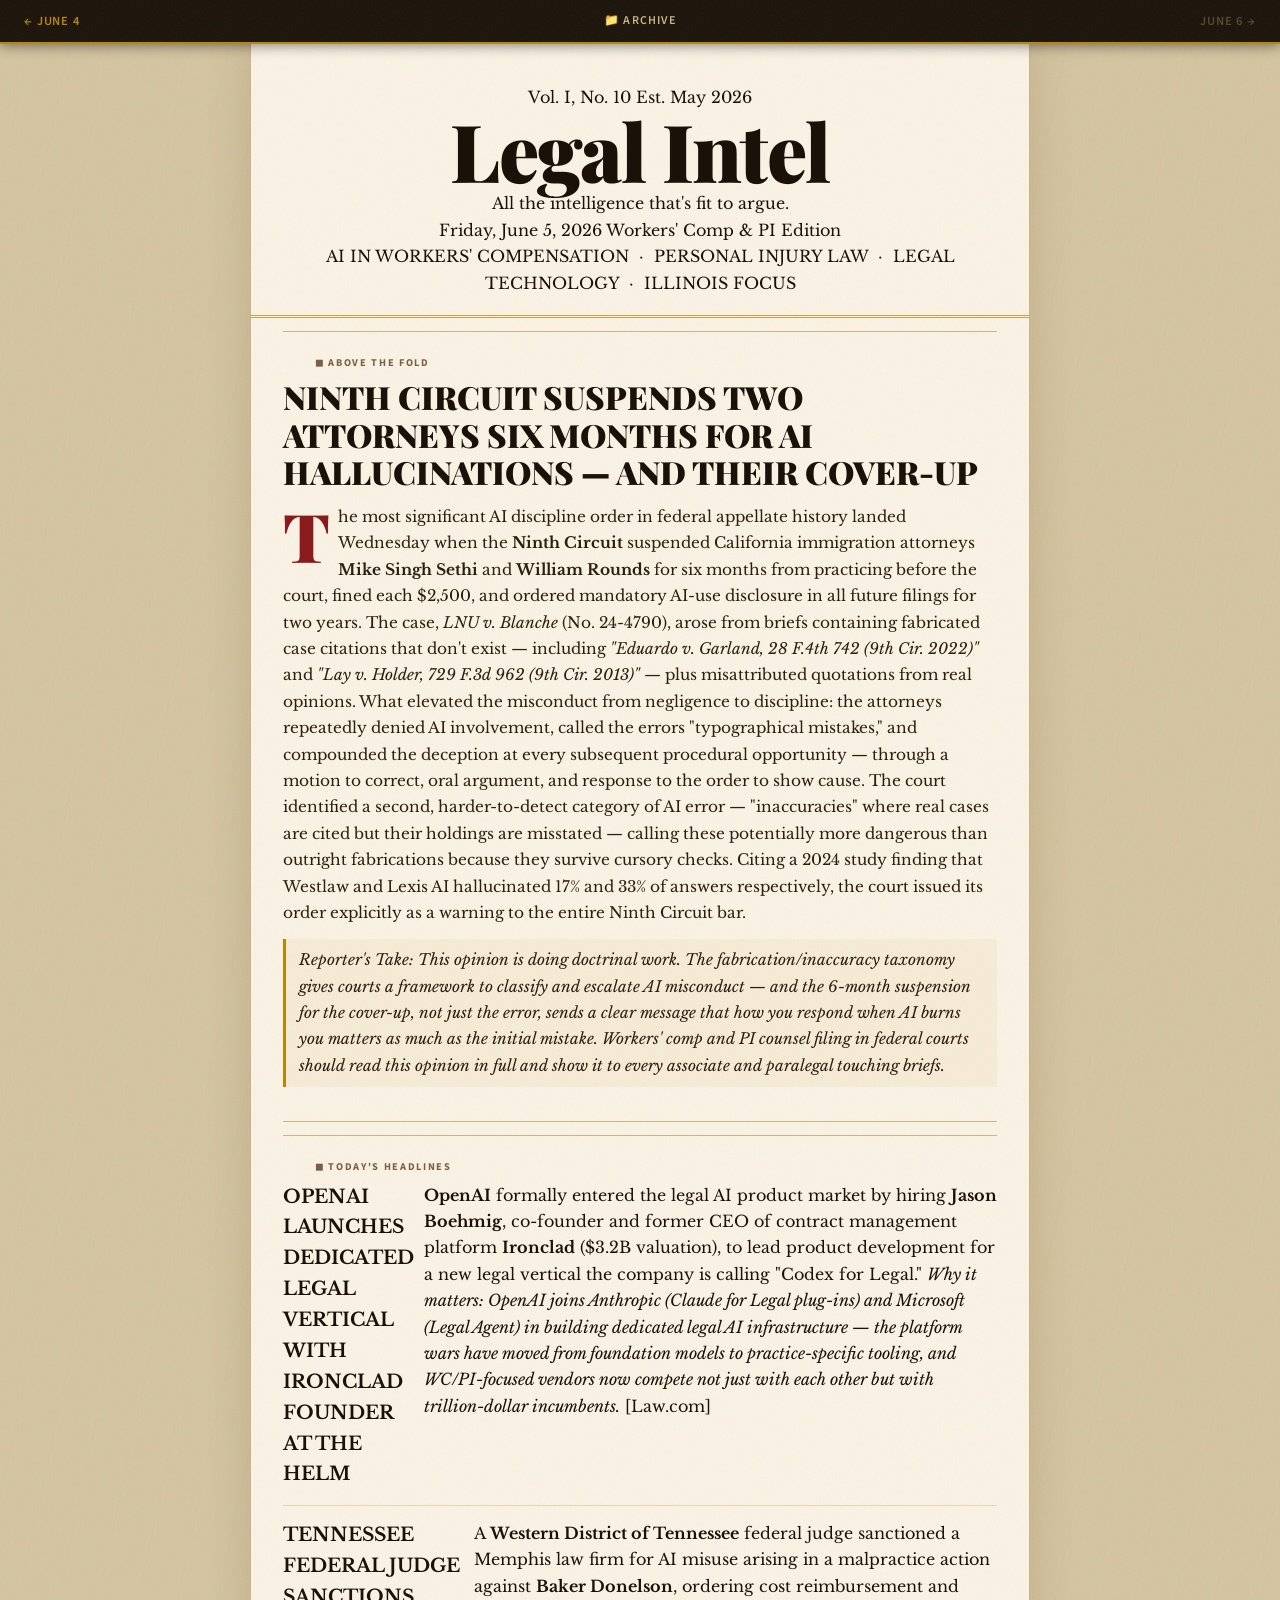
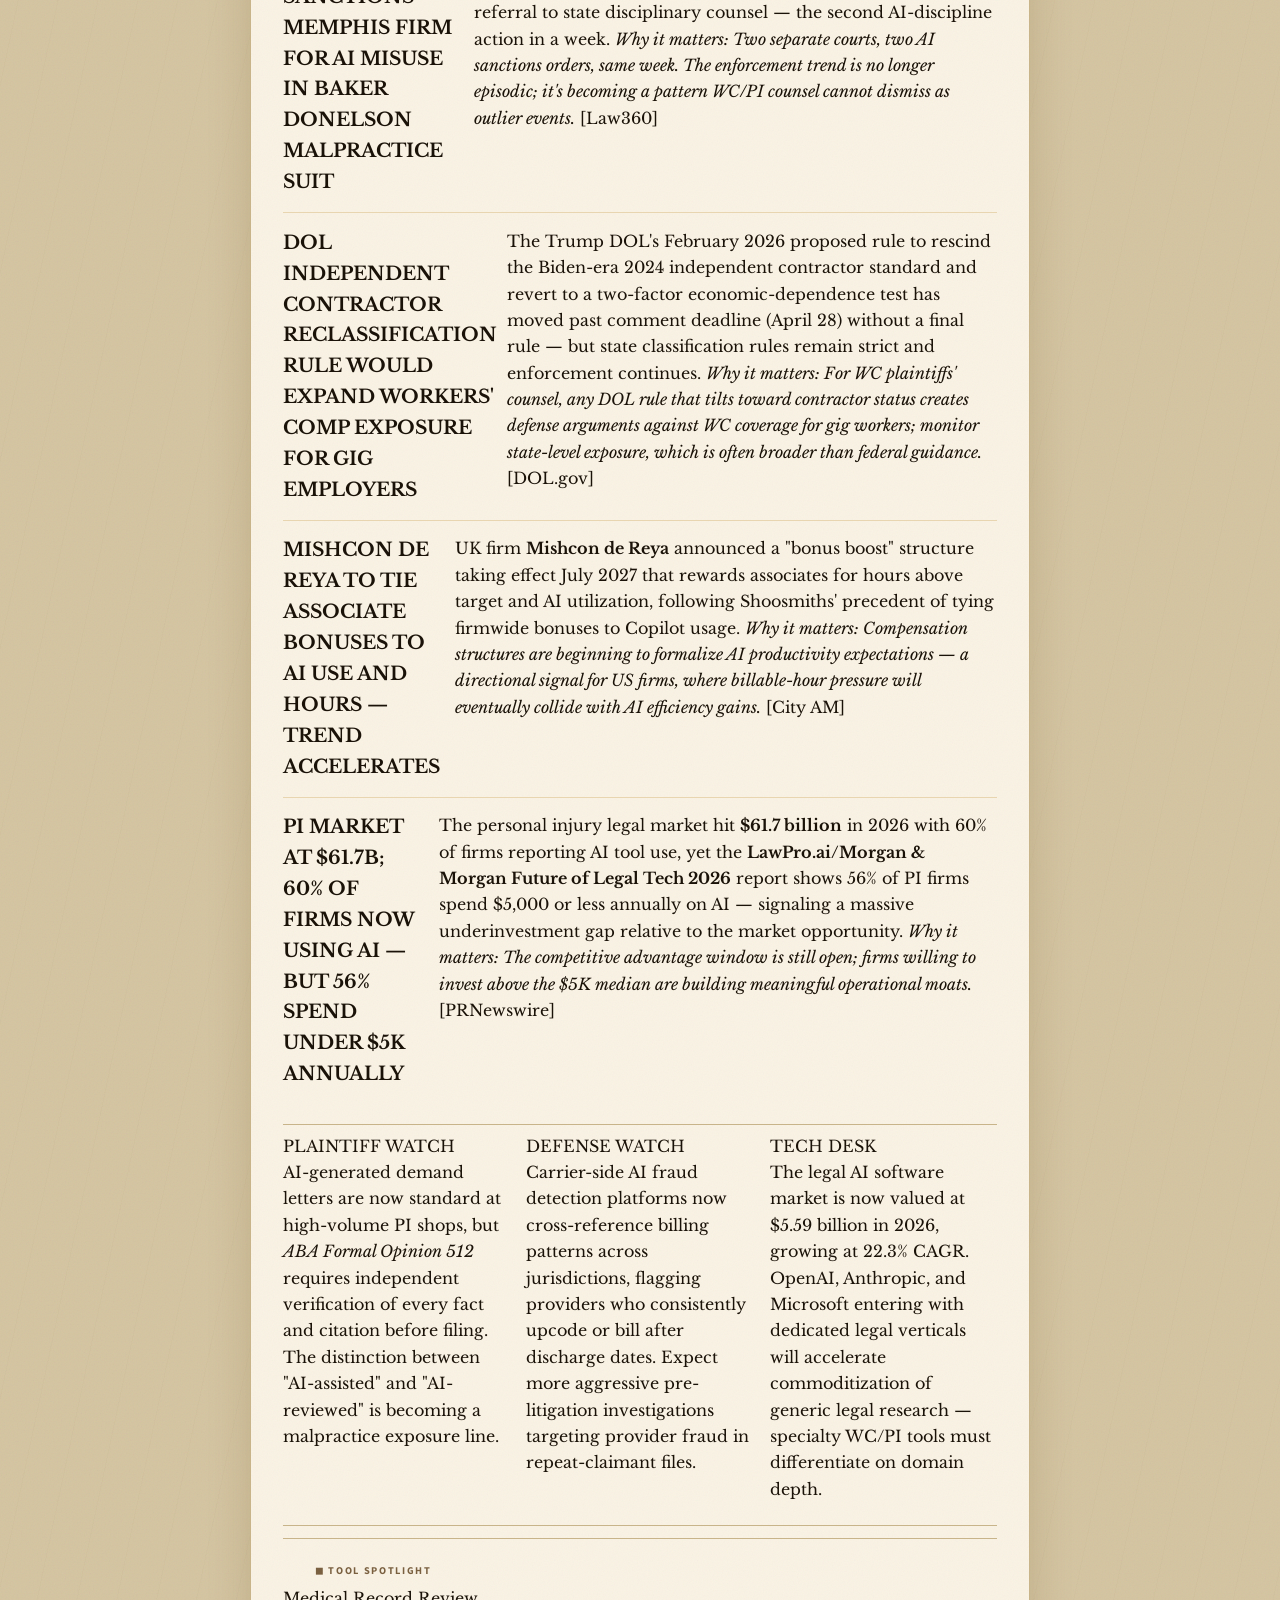
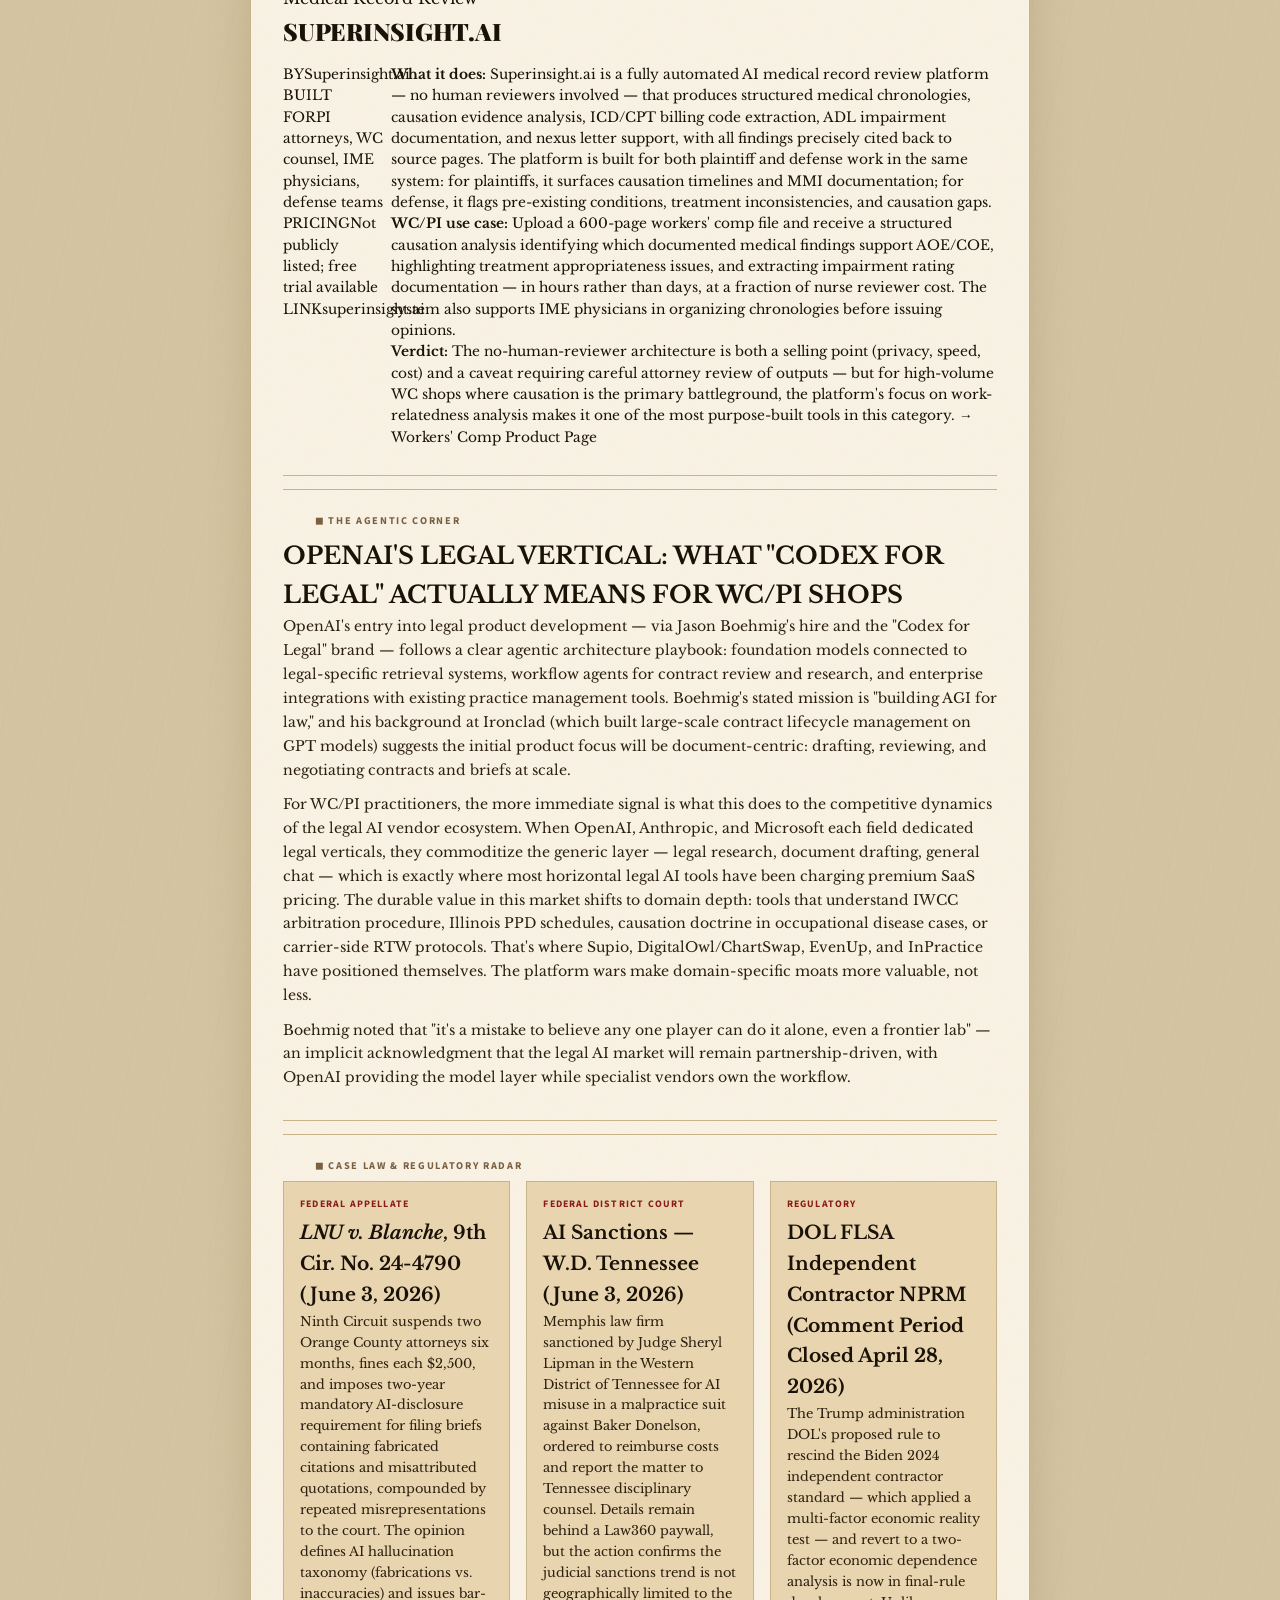
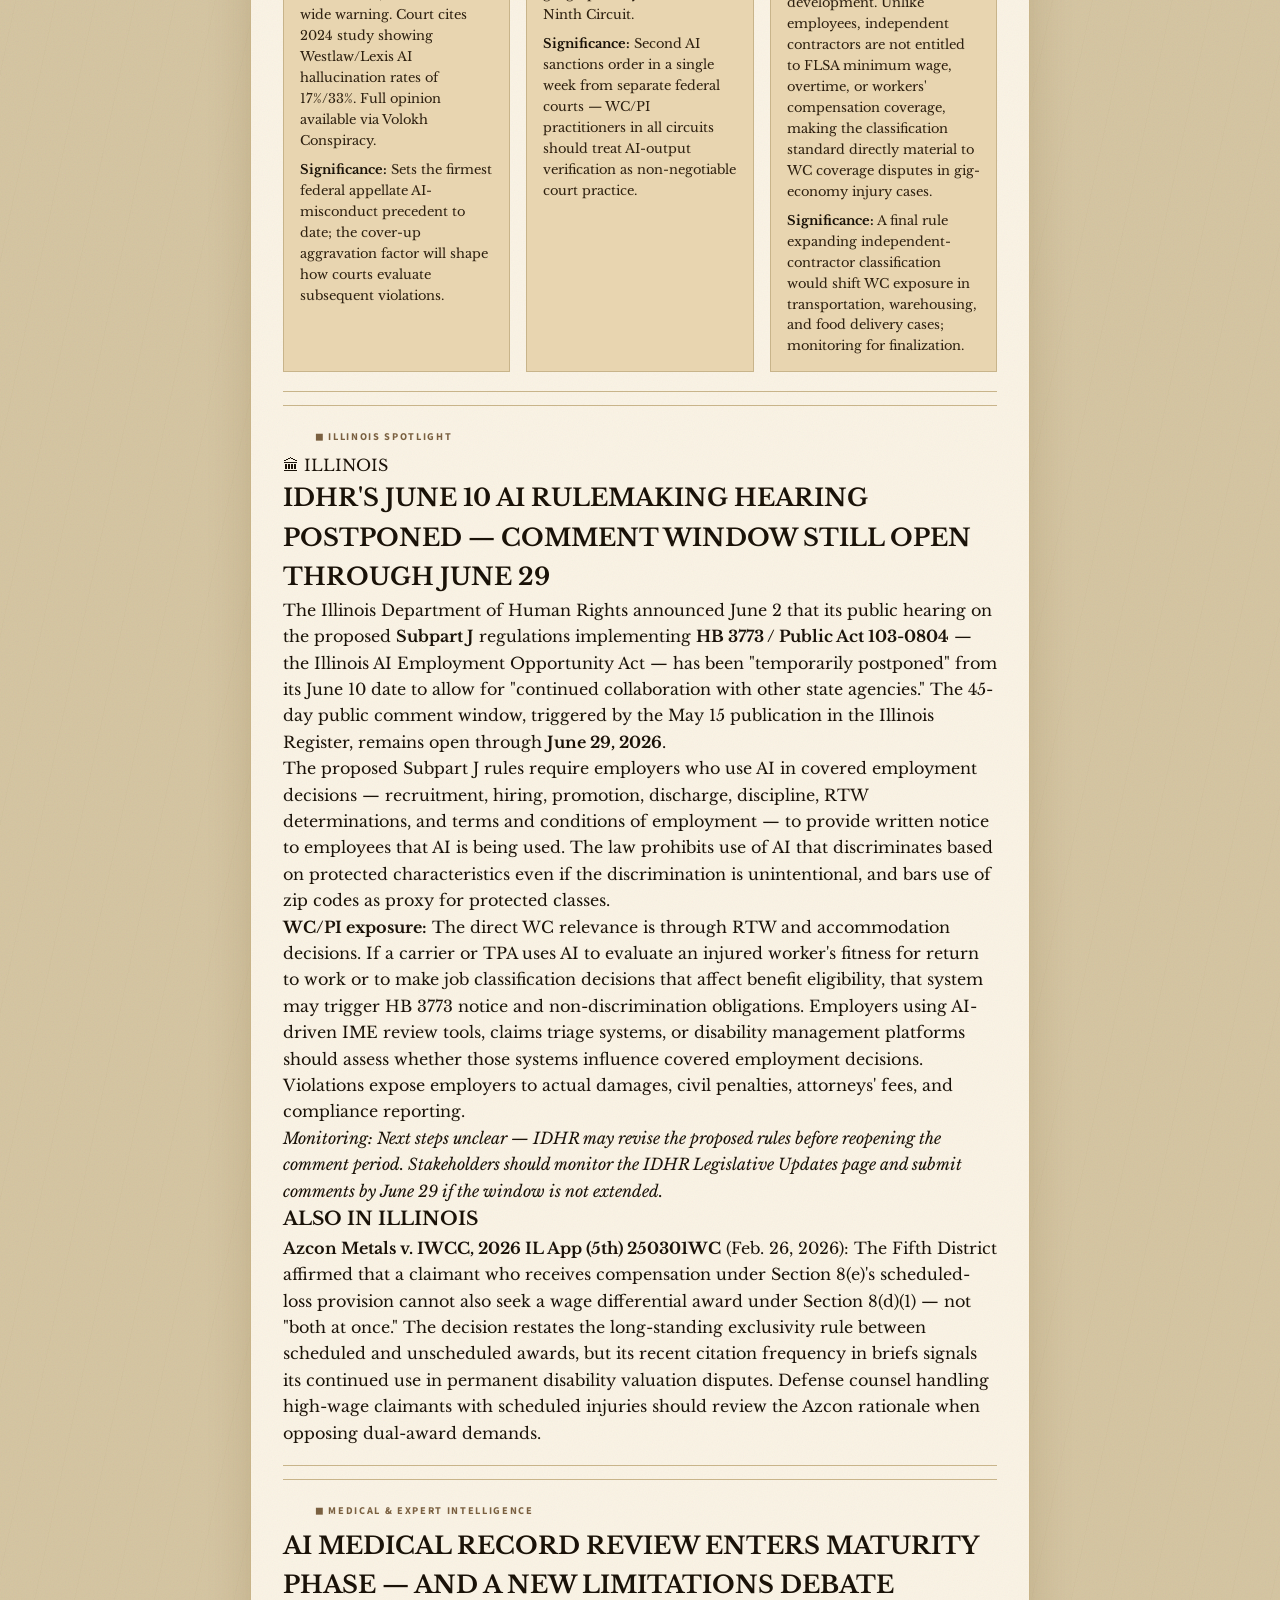
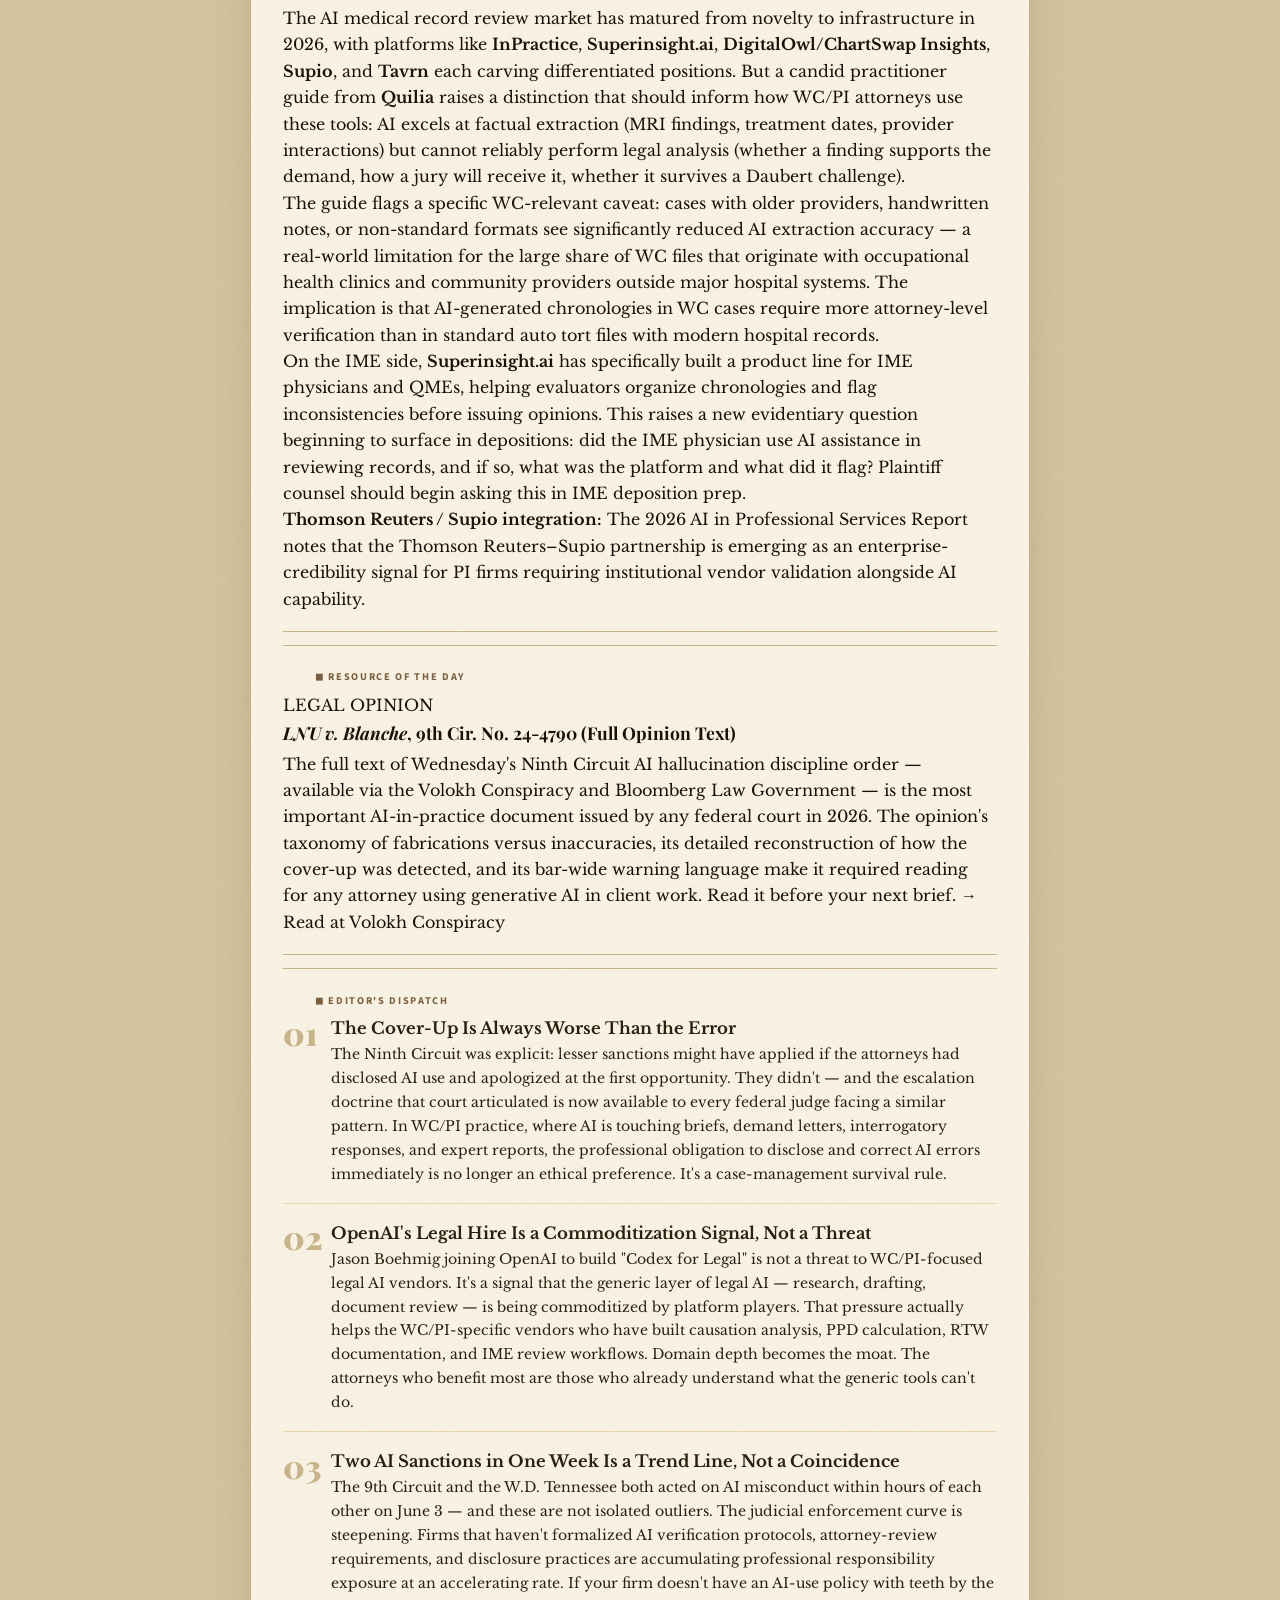
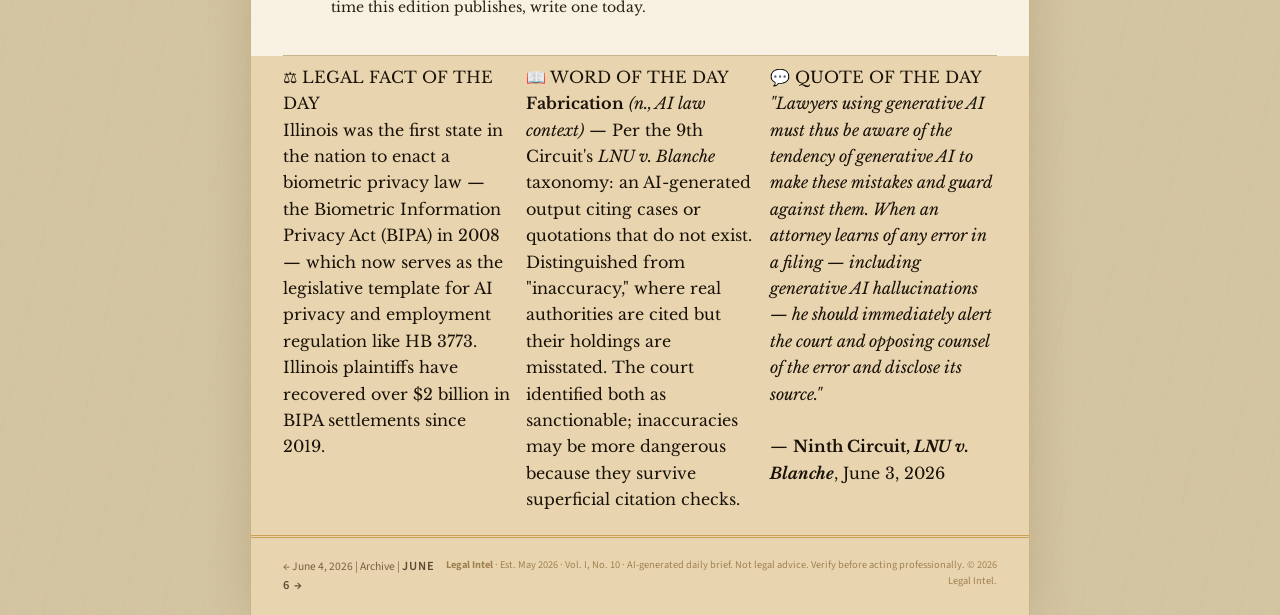
<file: 2026-06-05.html>
<!DOCTYPE html>
<html lang="en">
<head>
  <meta charset="UTF-8">
  <meta name="viewport" content="width=device-width, initial-scale=1.0">
  <title>Legal Intel — June 5, 2026</title>
  <link rel="stylesheet" href="legal-intel.css">
  <link rel="preconnect" href="https://fonts.googleapis.com">
  <link rel="preconnect" href="https://fonts.gstatic.com" crossorigin>
  <link href="https://fonts.googleapis.com/css2?family=UnifrakturMaguntia&family=Playfair+Display:ital,wght@0,400;0,700;0,900;1,400;1,700&family=Libre+Baskerville:ital,wght@0,400;0,700;1,400&family=Source+Sans+3:wght@300;400;600;700&display=swap" rel="stylesheet">
</head>
<body>

<!-- EDITION NAV -->
<nav class="edition-nav">
  <a href="2026-06-04.html" class="nav-link">← June 4</a>
  <a href="archive.html" class="nav-archive">📁 Archive</a>
  <span class="nav-disabled">June 6 →</span>
</nav>

<div class="page-wrapper">

  <!-- MASTHEAD -->
  <header class="paper-masthead">
    <div class="masthead-rule-top"></div>
    <div class="masthead-inner">
      <div class="masthead-meta-left">
        <span>Vol. I, No. 10</span>
        <span>Est. May 2026</span>
      </div>
      <div class="masthead-title-block">
        <h1 class="pub-title">Legal Intel</h1>
        <p class="pub-tagline">All the intelligence that's fit to argue.</p>
      </div>
      <div class="masthead-meta-right">
        <span>Friday, June 5, 2026</span>
        <span>Workers' Comp &amp; PI Edition</span>
      </div>
    </div>
    <div class="masthead-subject-bar">
      AI IN WORKERS' COMPENSATION &nbsp;·&nbsp; PERSONAL INJURY LAW &nbsp;·&nbsp; LEGAL TECHNOLOGY &nbsp;·&nbsp; ILLINOIS FOCUS
    </div>
    <div class="masthead-rule-bottom"></div>
  </header>

  <!-- ABOVE THE FOLD -->
  <section class="above-fold reveal-ready">
    <div class="section-label">◼ ABOVE THE FOLD</div>
    <div class="above-fold-content">
      <h2 class="lead-headline">NINTH CIRCUIT SUSPENDS TWO ATTORNEYS SIX MONTHS FOR AI HALLUCINATIONS — AND THEIR COVER-UP</h2>
      <div class="lead-body">
        <p><span class="drop-cap">T</span>he most significant AI discipline order in federal appellate history landed Wednesday when the <strong>Ninth Circuit</strong> suspended California immigration attorneys <strong>Mike Singh Sethi</strong> and <strong>William Rounds</strong> for six months from practicing before the court, fined each $2,500, and ordered mandatory AI-use disclosure in all future filings for two years. The case, <em>LNU v. Blanche</em> (No. 24-4790), arose from briefs containing fabricated case citations that don't exist — including <em>"Eduardo v. Garland, 28 F.4th 742 (9th Cir. 2022)"</em> and <em>"Lay v. Holder, 729 F.3d 962 (9th Cir. 2013)"</em> — plus misattributed quotations from real opinions. What elevated the misconduct from negligence to discipline: the attorneys repeatedly denied AI involvement, called the errors "typographical mistakes," and compounded the deception at every subsequent procedural opportunity — through a motion to correct, oral argument, and response to the order to show cause. The court identified a second, harder-to-detect category of AI error — "inaccuracies" where real cases are cited but their holdings are misstated — calling these potentially more dangerous than outright fabrications because they survive cursory checks. Citing a 2024 study finding that Westlaw and Lexis AI hallucinated 17% and 33% of answers respectively, the court issued its order explicitly as a warning to the entire Ninth Circuit bar.</p>
        <p class="reporters-take"><em>Reporter's Take: This opinion is doing doctrinal work. The fabrication/inaccuracy taxonomy gives courts a framework to classify and escalate AI misconduct — and the 6-month suspension for the cover-up, not just the error, sends a clear message that how you respond when AI burns you matters as much as the initial mistake. Workers' comp and PI counsel filing in federal courts should read this opinion in full and show it to every associate and paralegal touching briefs.</em></p>
      </div>
    </div>
  </section>

  <div class="section-rule"></div>

  <!-- TODAY'S HEADLINES -->
  <section class="headlines-section reveal-ready">
    <div class="section-label">◼ TODAY'S HEADLINES</div>
    <div class="headlines-list">

      <div class="headline-item">
        <h3 class="hl-head">OPENAI LAUNCHES DEDICATED LEGAL VERTICAL WITH IRONCLAD FOUNDER AT THE HELM</h3>
        <p class="hl-body"><strong>OpenAI</strong> formally entered the legal AI product market by hiring <strong>Jason Boehmig</strong>, co-founder and former CEO of contract management platform <strong>Ironclad</strong> ($3.2B valuation), to lead product development for a new legal vertical the company is calling "Codex for Legal." <em>Why it matters: OpenAI joins Anthropic (Claude for Legal plug-ins) and Microsoft (Legal Agent) in building dedicated legal AI infrastructure — the platform wars have moved from foundation models to practice-specific tooling, and WC/PI-focused vendors now compete not just with each other but with trillion-dollar incumbents.</em> <a href="https://www.law.com/legaltechnews/2026/06/01/openai-moves-into-legal-tech-with-hire-of-ironclad-co-founder-jason-boehmig-/" target="_blank">[Law.com]</a></p>
      </div>

      <div class="headline-item">
        <h3 class="hl-head">TENNESSEE FEDERAL JUDGE SANCTIONS MEMPHIS FIRM FOR AI MISUSE IN BAKER DONELSON MALPRACTICE SUIT</h3>
        <p class="hl-body">A <strong>Western District of Tennessee</strong> federal judge sanctioned a Memphis law firm for AI misuse arising in a malpractice action against <strong>Baker Donelson</strong>, ordering cost reimbursement and referral to state disciplinary counsel — the second AI-discipline action in a week. <em>Why it matters: Two separate courts, two AI sanctions orders, same week. The enforcement trend is no longer episodic; it's becoming a pattern WC/PI counsel cannot dismiss as outlier events.</em> <a href="https://www.law360.com/articles/2485070" target="_blank">[Law360]</a></p>
      </div>

      <div class="headline-item">
        <h3 class="hl-head">DOL INDEPENDENT CONTRACTOR RECLASSIFICATION RULE WOULD EXPAND WORKERS' COMP EXPOSURE FOR GIG EMPLOYERS</h3>
        <p class="hl-body">The Trump DOL's February 2026 proposed rule to rescind the Biden-era 2024 independent contractor standard and revert to a two-factor economic-dependence test has moved past comment deadline (April 28) without a final rule — but state classification rules remain strict and enforcement continues. <em>Why it matters: For WC plaintiffs' counsel, any DOL rule that tilts toward contractor status creates defense arguments against WC coverage for gig workers; monitor state-level exposure, which is often broader than federal guidance.</em> <a href="https://www.dol.gov/agencies/whd/flsa/misclassification/2026rulemaking" target="_blank">[DOL.gov]</a></p>
      </div>

      <div class="headline-item">
        <h3 class="hl-head">MISHCON DE REYA TO TIE ASSOCIATE BONUSES TO AI USE AND HOURS — TREND ACCELERATES</h3>
        <p class="hl-body">UK firm <strong>Mishcon de Reya</strong> announced a "bonus boost" structure taking effect July 2027 that rewards associates for hours above target and AI utilization, following Shoosmiths' precedent of tying firmwide bonuses to Copilot usage. <em>Why it matters: Compensation structures are beginning to formalize AI productivity expectations — a directional signal for US firms, where billable-hour pressure will eventually collide with AI efficiency gains.</em> <a href="https://www.cityam.com/mishcon-de-reya-to-roll-out-new-bonus-boost-for-associates/" target="_blank">[City AM]</a></p>
      </div>

      <div class="headline-item">
        <h3 class="hl-head">PI MARKET AT $61.7B; 60% OF FIRMS NOW USING AI — BUT 56% SPEND UNDER $5K ANNUALLY</h3>
        <p class="hl-body">The personal injury legal market hit <strong>$61.7 billion</strong> in 2026 with 60% of firms reporting AI tool use, yet the <strong>LawPro.ai/Morgan &amp; Morgan Future of Legal Tech 2026</strong> report shows 56% of PI firms spend $5,000 or less annually on AI — signaling a massive underinvestment gap relative to the market opportunity. <em>Why it matters: The competitive advantage window is still open; firms willing to invest above the $5K median are building meaningful operational moats.</em> <a href="https://www.prnewswire.com/news-releases/lawproai-co-founder-releases-im-the-pro-heres-the-proof-a-practitioners-playbook-for-the-ai-driven-future-of-personal-injury-law-302766534.html" target="_blank">[PRNewswire]</a></p>
      </div>

    </div>
  </section>

  <div class="section-rule"></div>

  <!-- THREE-COLUMN DAILY BRIEFING -->
  <div class="daily-trio reveal-ready">
    <div class="trio-col">
      <div class="trio-label">PLAINTIFF WATCH</div>
      <p>AI-generated demand letters are now standard at high-volume PI shops, but <em>ABA Formal Opinion 512</em> requires independent verification of every fact and citation before filing. The distinction between "AI-assisted" and "AI-reviewed" is becoming a malpractice exposure line.</p>
    </div>
    <div class="trio-col">
      <div class="trio-label">DEFENSE WATCH</div>
      <p>Carrier-side AI fraud detection platforms now cross-reference billing patterns across jurisdictions, flagging providers who consistently upcode or bill after discharge dates. Expect more aggressive pre-litigation investigations targeting provider fraud in repeat-claimant files.</p>
    </div>
    <div class="trio-col">
      <div class="trio-label">TECH DESK</div>
      <p>The legal AI software market is now valued at $5.59 billion in 2026, growing at 22.3% CAGR. OpenAI, Anthropic, and Microsoft entering with dedicated legal verticals will accelerate commoditization of generic legal research — specialty WC/PI tools must differentiate on domain depth.</p>
    </div>
  </div>

  <div class="section-rule"></div>

  <!-- TOOL SPOTLIGHT -->
  <section class="tool-spotlight reveal-ready">
    <div class="section-label">◼ TOOL SPOTLIGHT</div>
    <div class="tool-inner">
      <div class="tool-badge">Medical Record Review</div>
      <h2 class="tool-name">SUPERINSIGHT.AI</h2>
      <div class="tool-row">
        <div class="tool-meta-col">
          <div class="tool-meta-item"><span class="tool-meta-label">BY</span><span>Superinsight.ai</span></div>
          <div class="tool-meta-item"><span class="tool-meta-label">BUILT FOR</span><span>PI attorneys, WC counsel, IME physicians, defense teams</span></div>
          <div class="tool-meta-item"><span class="tool-meta-label">PRICING</span><span>Not publicly listed; free trial available</span></div>
          <div class="tool-meta-item"><span class="tool-meta-label">LINK</span><a href="https://www.superinsight.ai" target="_blank">superinsight.ai</a></div>
        </div>
        <div class="tool-desc-col">
          <p><strong>What it does:</strong> Superinsight.ai is a fully automated AI medical record review platform — no human reviewers involved — that produces structured medical chronologies, causation evidence analysis, ICD/CPT billing code extraction, ADL impairment documentation, and nexus letter support, with all findings precisely cited back to source pages. The platform is built for both plaintiff and defense work in the same system: for plaintiffs, it surfaces causation timelines and MMI documentation; for defense, it flags pre-existing conditions, treatment inconsistencies, and causation gaps.</p>
          <p><strong>WC/PI use case:</strong> Upload a 600-page workers' comp file and receive a structured causation analysis identifying which documented medical findings support AOE/COE, highlighting treatment appropriateness issues, and extracting impairment rating documentation — in hours rather than days, at a fraction of nurse reviewer cost. The system also supports IME physicians in organizing chronologies before issuing opinions.</p>
          <p class="tool-verdict"><strong>Verdict:</strong> The no-human-reviewer architecture is both a selling point (privacy, speed, cost) and a caveat requiring careful attorney review of outputs — but for high-volume WC shops where causation is the primary battleground, the platform's focus on work-relatedness analysis makes it one of the most purpose-built tools in this category. <a href="https://www.superinsight.ai/workers-compensation.html" target="_blank">→ Workers' Comp Product Page</a></p>
        </div>
      </div>
    </div>
  </section>

  <div class="section-rule"></div>

  <!-- THE AGENTIC CORNER -->
  <section class="agentic-section reveal-ready">
    <div class="section-label">◼ THE AGENTIC CORNER</div>
    <h2 class="agentic-head">OPENAI'S LEGAL VERTICAL: WHAT "CODEX FOR LEGAL" ACTUALLY MEANS FOR WC/PI SHOPS</h2>
    <div class="agentic-body">
      <p>OpenAI's entry into legal product development — via Jason Boehmig's hire and the "Codex for Legal" brand — follows a clear agentic architecture playbook: foundation models connected to legal-specific retrieval systems, workflow agents for contract review and research, and enterprise integrations with existing practice management tools. Boehmig's stated mission is "building AGI for law," and his background at Ironclad (which built large-scale contract lifecycle management on GPT models) suggests the initial product focus will be document-centric: drafting, reviewing, and negotiating contracts and briefs at scale.</p>
      <p>For WC/PI practitioners, the more immediate signal is what this does to the competitive dynamics of the legal AI vendor ecosystem. When OpenAI, Anthropic, and Microsoft each field dedicated legal verticals, they commoditize the generic layer — legal research, document drafting, general chat — which is exactly where most horizontal legal AI tools have been charging premium SaaS pricing. The durable value in this market shifts to domain depth: tools that understand IWCC arbitration procedure, Illinois PPD schedules, causation doctrine in occupational disease cases, or carrier-side RTW protocols. That's where Supio, DigitalOwl/ChartSwap, EvenUp, and InPractice have positioned themselves. The platform wars make domain-specific moats more valuable, not less.</p>
      <p>Boehmig noted that "it's a mistake to believe any one player can do it alone, even a frontier lab" — an implicit acknowledgment that the legal AI market will remain partnership-driven, with OpenAI providing the model layer while specialist vendors own the workflow.</p>
    </div>
  </section>

  <div class="section-rule"></div>

  <!-- CASE LAW & REGULATORY RADAR -->
  <section class="caselaw-section reveal-ready">
    <div class="section-label">◼ CASE LAW &amp; REGULATORY RADAR</div>
    <div class="caselaw-grid">

      <div class="caselaw-card">
        <div class="caselaw-card-label">Federal Appellate</div>
        <h3><em>LNU v. Blanche</em>, 9th Cir. No. 24-4790 (June 3, 2026)</h3>
        <p>Ninth Circuit suspends two Orange County attorneys six months, fines each $2,500, and imposes two-year mandatory AI-disclosure requirement for filing briefs containing fabricated citations and misattributed quotations, compounded by repeated misrepresentations to the court. The opinion defines AI hallucination taxonomy (fabrications vs. inaccuracies) and issues bar-wide warning. Court cites 2024 study showing Westlaw/Lexis AI hallucination rates of 17%/33%. Full opinion available via Volokh Conspiracy.</p>
        <p class="caselaw-significance"><strong>Significance:</strong> Sets the firmest federal appellate AI-misconduct precedent to date; the cover-up aggravation factor will shape how courts evaluate subsequent violations.</p>
      </div>

      <div class="caselaw-card">
        <div class="caselaw-card-label">Federal District Court</div>
        <h3>AI Sanctions — W.D. Tennessee (June 3, 2026)</h3>
        <p>Memphis law firm sanctioned by Judge Sheryl Lipman in the Western District of Tennessee for AI misuse in a malpractice suit against Baker Donelson, ordered to reimburse costs and report the matter to Tennessee disciplinary counsel. Details remain behind a Law360 paywall, but the action confirms the judicial sanctions trend is not geographically limited to the Ninth Circuit.</p>
        <p class="caselaw-significance"><strong>Significance:</strong> Second AI sanctions order in a single week from separate federal courts — WC/PI practitioners in all circuits should treat AI-output verification as non-negotiable court practice.</p>
      </div>

      <div class="caselaw-card">
        <div class="caselaw-card-label">Regulatory</div>
        <h3>DOL FLSA Independent Contractor NPRM (Comment Period Closed April 28, 2026)</h3>
        <p>The Trump administration DOL's proposed rule to rescind the Biden 2024 independent contractor standard — which applied a multi-factor economic reality test — and revert to a two-factor economic dependence analysis is now in final-rule development. Unlike employees, independent contractors are not entitled to FLSA minimum wage, overtime, or workers' compensation coverage, making the classification standard directly material to WC coverage disputes in gig-economy injury cases.</p>
        <p class="caselaw-significance"><strong>Significance:</strong> A final rule expanding independent-contractor classification would shift WC exposure in transportation, warehousing, and food delivery cases; monitoring for finalization.</p>
      </div>

    </div>
  </section>

  <div class="section-rule"></div>

  <!-- ILLINOIS SPOTLIGHT -->
  <section class="illinois-section reveal-ready">
    <div class="section-label">◼ ILLINOIS SPOTLIGHT</div>
    <div class="illinois-inner">
      <div class="illinois-flag">🏛 ILLINOIS</div>
      <h2 class="illinois-head">IDHR'S JUNE 10 AI RULEMAKING HEARING POSTPONED — COMMENT WINDOW STILL OPEN THROUGH JUNE 29</h2>
      <div class="illinois-body">
        <p>The Illinois Department of Human Rights announced June 2 that its public hearing on the proposed <strong>Subpart J</strong> regulations implementing <strong>HB 3773 / Public Act 103-0804</strong> — the Illinois AI Employment Opportunity Act — has been "temporarily postponed" from its June 10 date to allow for "continued collaboration with other state agencies." The 45-day public comment window, triggered by the May 15 publication in the Illinois Register, remains open through <strong>June 29, 2026</strong>.</p>
        <p>The proposed Subpart J rules require employers who use AI in covered employment decisions — recruitment, hiring, promotion, discharge, discipline, RTW determinations, and terms and conditions of employment — to provide written notice to employees that AI is being used. The law prohibits use of AI that discriminates based on protected characteristics even if the discrimination is unintentional, and bars use of zip codes as proxy for protected classes.</p>
        <p><strong>WC/PI exposure:</strong> The direct WC relevance is through RTW and accommodation decisions. If a carrier or TPA uses AI to evaluate an injured worker's fitness for return to work or to make job classification decisions that affect benefit eligibility, that system may trigger HB 3773 notice and non-discrimination obligations. Employers using AI-driven IME review tools, claims triage systems, or disability management platforms should assess whether those systems influence covered employment decisions. Violations expose employers to actual damages, civil penalties, attorneys' fees, and compliance reporting.</p>
        <p><em>Monitoring: Next steps unclear — IDHR may revise the proposed rules before reopening the comment period. Stakeholders should monitor the IDHR Legislative Updates page and submit comments by June 29 if the window is not extended.</em></p>
      </div>

      <div class="illinois-secondary">
        <h3>ALSO IN ILLINOIS</h3>
        <p><strong>Azcon Metals v. IWCC, 2026 IL App (5th) 250301WC</strong> (Feb. 26, 2026): The Fifth District affirmed that a claimant who receives compensation under Section 8(e)'s scheduled-loss provision cannot also seek a wage differential award under Section 8(d)(1) — not "both at once." The decision restates the long-standing exclusivity rule between scheduled and unscheduled awards, but its recent citation frequency in briefs signals its continued use in permanent disability valuation disputes. Defense counsel handling high-wage claimants with scheduled injuries should review the Azcon rationale when opposing dual-award demands.</p>
      </div>
    </div>
  </section>

  <div class="section-rule"></div>

  <!-- MEDICAL & EXPERT INTELLIGENCE -->
  <section class="medical-section reveal-ready">
    <div class="section-label">◼ MEDICAL &amp; EXPERT INTELLIGENCE</div>
    <div class="medical-inner">
      <h2 class="medical-head">AI MEDICAL RECORD REVIEW ENTERS MATURITY PHASE — AND A NEW LIMITATIONS DEBATE</h2>
      <div class="medical-body">
        <p>The AI medical record review market has matured from novelty to infrastructure in 2026, with platforms like <strong>InPractice</strong>, <strong>Superinsight.ai</strong>, <strong>DigitalOwl/ChartSwap Insights</strong>, <strong>Supio</strong>, and <strong>Tavrn</strong> each carving differentiated positions. But a candid practitioner guide from <strong>Quilia</strong> raises a distinction that should inform how WC/PI attorneys use these tools: AI excels at factual extraction (MRI findings, treatment dates, provider interactions) but cannot reliably perform legal analysis (whether a finding supports the demand, how a jury will receive it, whether it survives a Daubert challenge).</p>
        <p>The guide flags a specific WC-relevant caveat: cases with older providers, handwritten notes, or non-standard formats see significantly reduced AI extraction accuracy — a real-world limitation for the large share of WC files that originate with occupational health clinics and community providers outside major hospital systems. The implication is that AI-generated chronologies in WC cases require more attorney-level verification than in standard auto tort files with modern hospital records.</p>
        <p>On the IME side, <strong>Superinsight.ai</strong> has specifically built a product line for IME physicians and QMEs, helping evaluators organize chronologies and flag inconsistencies before issuing opinions. This raises a new evidentiary question beginning to surface in depositions: did the IME physician use AI assistance in reviewing records, and if so, what was the platform and what did it flag? Plaintiff counsel should begin asking this in IME deposition prep.</p>
        <p><strong>Thomson Reuters / Supio integration:</strong> The 2026 AI in Professional Services Report notes that the Thomson Reuters–Supio partnership is emerging as an enterprise-credibility signal for PI firms requiring institutional vendor validation alongside AI capability.</p>
      </div>
    </div>
  </section>

  <div class="section-rule"></div>

  <!-- RESOURCE OF THE DAY -->
  <section class="resource-section reveal-ready">
    <div class="section-label">◼ RESOURCE OF THE DAY</div>
    <div class="resource-inner">
      <div class="resource-type-badge">LEGAL OPINION</div>
      <h2 class="resource-title"><em>LNU v. Blanche</em>, 9th Cir. No. 24-4790 (Full Opinion Text)</h2>
      <p class="resource-desc">The full text of Wednesday's Ninth Circuit AI hallucination discipline order — available via the Volokh Conspiracy and Bloomberg Law Government — is the most important AI-in-practice document issued by any federal court in 2026. The opinion's taxonomy of fabrications versus inaccuracies, its detailed reconstruction of how the cover-up was detected, and its bar-wide warning language make it required reading for any attorney using generative AI in client work. Read it before your next brief. <a href="https://reason.com/volokh/2026/06/03/ninth-circuit-on-ai-hallucinations/" target="_blank">→ Read at Volokh Conspiracy</a></p>
    </div>
  </section>

  <div class="section-rule"></div>

  <!-- EDITOR'S DISPATCH -->
  <section class="dispatch-section reveal-ready">
    <div class="section-label">◼ EDITOR'S DISPATCH</div>
    <div class="dispatch-list">

      <div class="dispatch-item">
        <div class="dispatch-num">01</div>
        <div class="dispatch-text">
          <h3>The Cover-Up Is Always Worse Than the Error</h3>
          <p>The Ninth Circuit was explicit: lesser sanctions might have applied if the attorneys had disclosed AI use and apologized at the first opportunity. They didn't — and the escalation doctrine that court articulated is now available to every federal judge facing a similar pattern. In WC/PI practice, where AI is touching briefs, demand letters, interrogatory responses, and expert reports, the professional obligation to disclose and correct AI errors immediately is no longer an ethical preference. It's a case-management survival rule.</p>
        </div>
      </div>

      <div class="dispatch-item">
        <div class="dispatch-num">02</div>
        <div class="dispatch-text">
          <h3>OpenAI's Legal Hire Is a Commoditization Signal, Not a Threat</h3>
          <p>Jason Boehmig joining OpenAI to build "Codex for Legal" is not a threat to WC/PI-focused legal AI vendors. It's a signal that the generic layer of legal AI — research, drafting, document review — is being commoditized by platform players. That pressure actually helps the WC/PI-specific vendors who have built causation analysis, PPD calculation, RTW documentation, and IME review workflows. Domain depth becomes the moat. The attorneys who benefit most are those who already understand what the generic tools can't do.</p>
        </div>
      </div>

      <div class="dispatch-item">
        <div class="dispatch-num">03</div>
        <div class="dispatch-text">
          <h3>Two AI Sanctions in One Week Is a Trend Line, Not a Coincidence</h3>
          <p>The 9th Circuit and the W.D. Tennessee both acted on AI misconduct within hours of each other on June 3 — and these are not isolated outliers. The judicial enforcement curve is steepening. Firms that haven't formalized AI verification protocols, attorney-review requirements, and disclosure practices are accumulating professional responsibility exposure at an accelerating rate. If your firm doesn't have an AI-use policy with teeth by the time this edition publishes, write one today.</p>
        </div>
      </div>

    </div>
  </section>

  <div class="section-rule"></div>

  <!-- LEGAL FACT, WORD & QUOTE OF THE DAY -->
  <section class="daily-trio reveal-ready" style="background: var(--parch-dark); border-top: 2px solid var(--ink-rule);">
    <div class="trio-col">
      <div class="trio-label">⚖ LEGAL FACT OF THE DAY</div>
      <p>Illinois was the first state in the nation to enact a biometric privacy law — the Biometric Information Privacy Act (BIPA) in 2008 — which now serves as the legislative template for AI privacy and employment regulation like HB 3773. Illinois plaintiffs have recovered over $2 billion in BIPA settlements since 2019.</p>
    </div>
    <div class="trio-col">
      <div class="trio-label">📖 WORD OF THE DAY</div>
      <p><strong>Fabrication</strong> <em>(n., AI law context)</em> — Per the 9th Circuit's <em>LNU v. Blanche</em> taxonomy: an AI-generated output citing cases or quotations that do not exist. Distinguished from "inaccuracy," where real authorities are cited but their holdings are misstated. The court identified both as sanctionable; inaccuracies may be more dangerous because they survive superficial citation checks.</p>
    </div>
    <div class="trio-col">
      <div class="trio-label">💬 QUOTE OF THE DAY</div>
      <p><em>"Lawyers using generative AI must thus be aware of the tendency of generative AI to make these mistakes and guard against them. When an attorney learns of any error in a filing — including generative AI hallucinations — he should immediately alert the court and opposing counsel of the error and disclose its source."</em><br><br>— <strong>Ninth Circuit, <em>LNU v. Blanche</em></strong>, June 3, 2026</p>
    </div>
  </section>

  <!-- FOOTER -->
  <footer class="paper-footer">
    <div class="footer-nav">
      <a href="2026-06-04.html">← June 4, 2026</a>
      <span class="footer-sep">|</span>
      <a href="archive.html">Archive</a>
      <span class="footer-sep">|</span>
      <span class="nav-disabled">June 6 →</span>
    </div>
    <div class="footer-legal">
      <strong>Legal Intel</strong> · Est. May 2026 · Vol. I, No. 10 · AI-generated daily brief. Not legal advice. Verify before acting professionally. © 2026 Legal Intel.
    </div>
  </footer>

</div><!-- end page-wrapper -->

<script>
(function() {
  const els = document.querySelectorAll('.reveal-ready');
  const io = new IntersectionObserver((entries) => {
    entries.forEach(e => { if (e.isIntersecting) { e.target.classList.add('in-view'); io.unobserve(e.target); } });
  }, { threshold: 0.06 });
  els.forEach(el => io.observe(el));
})();
</script>
</body>
</html>
</file>
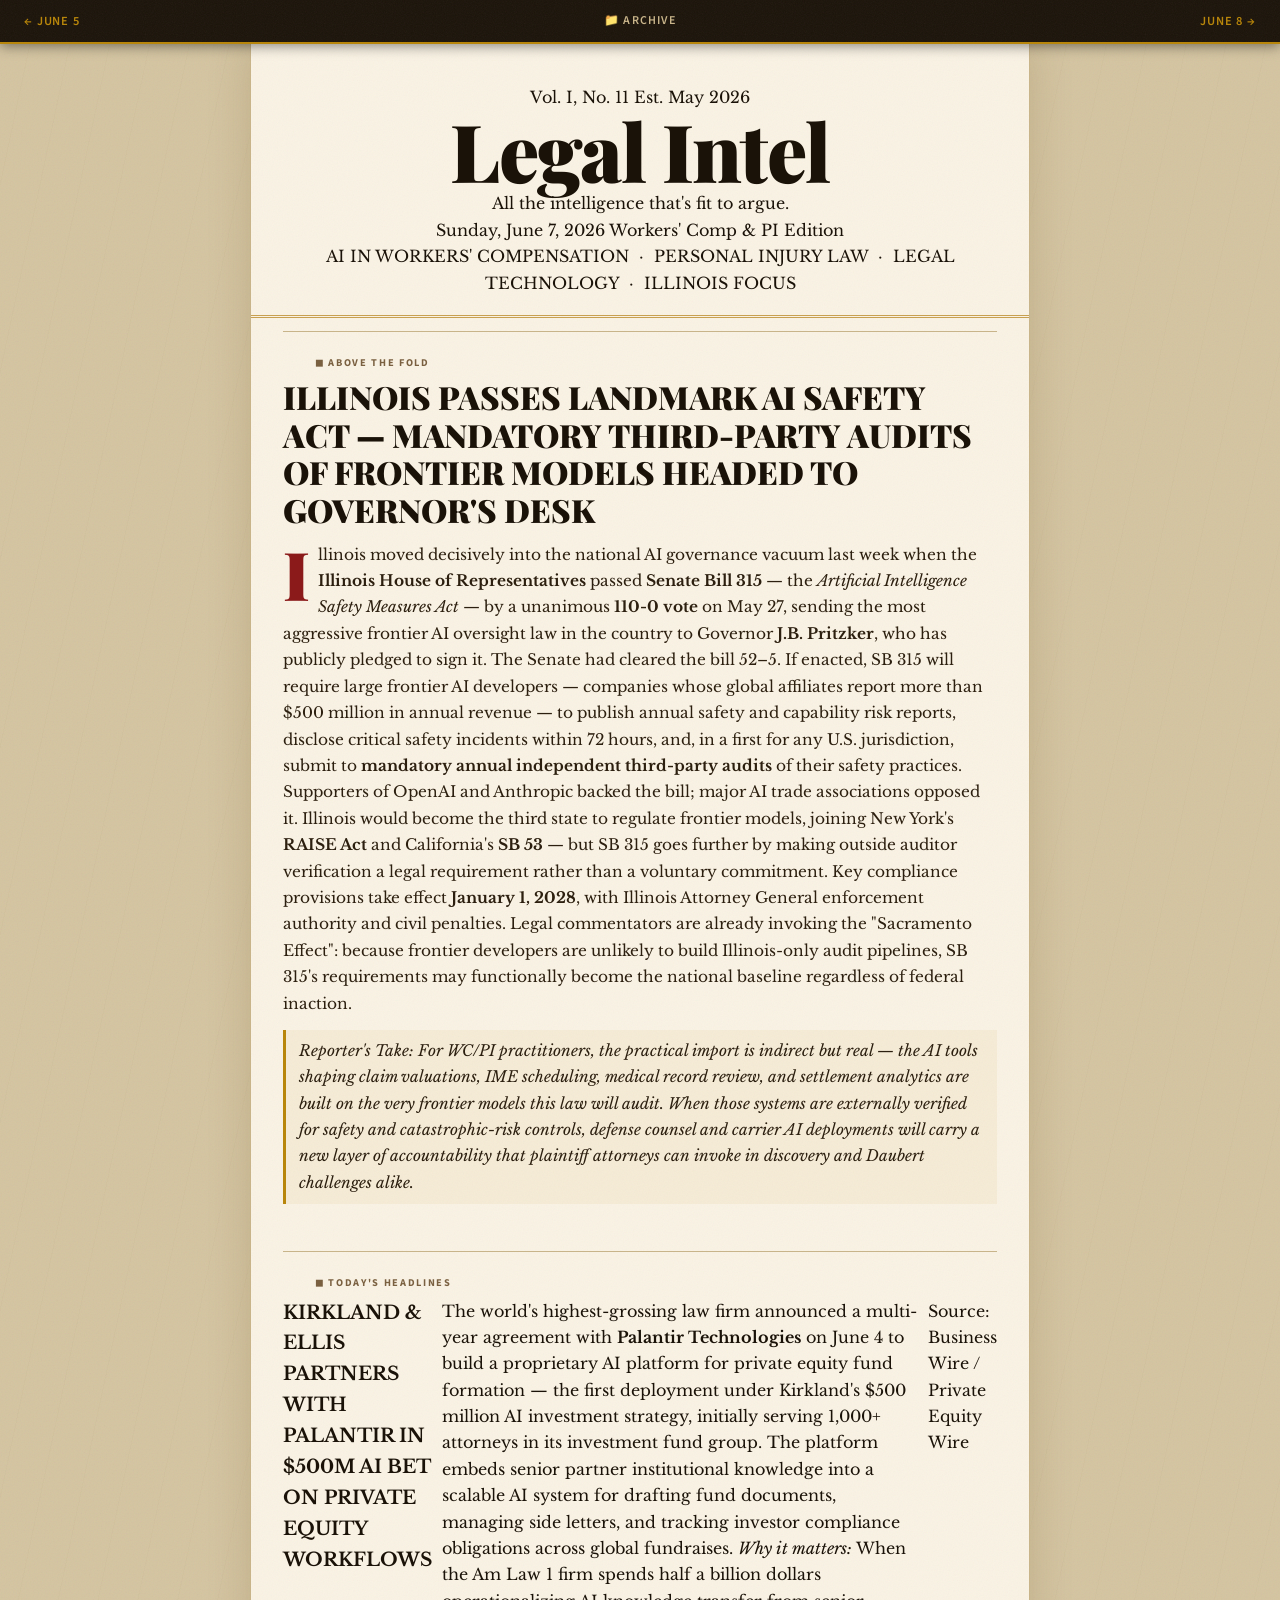
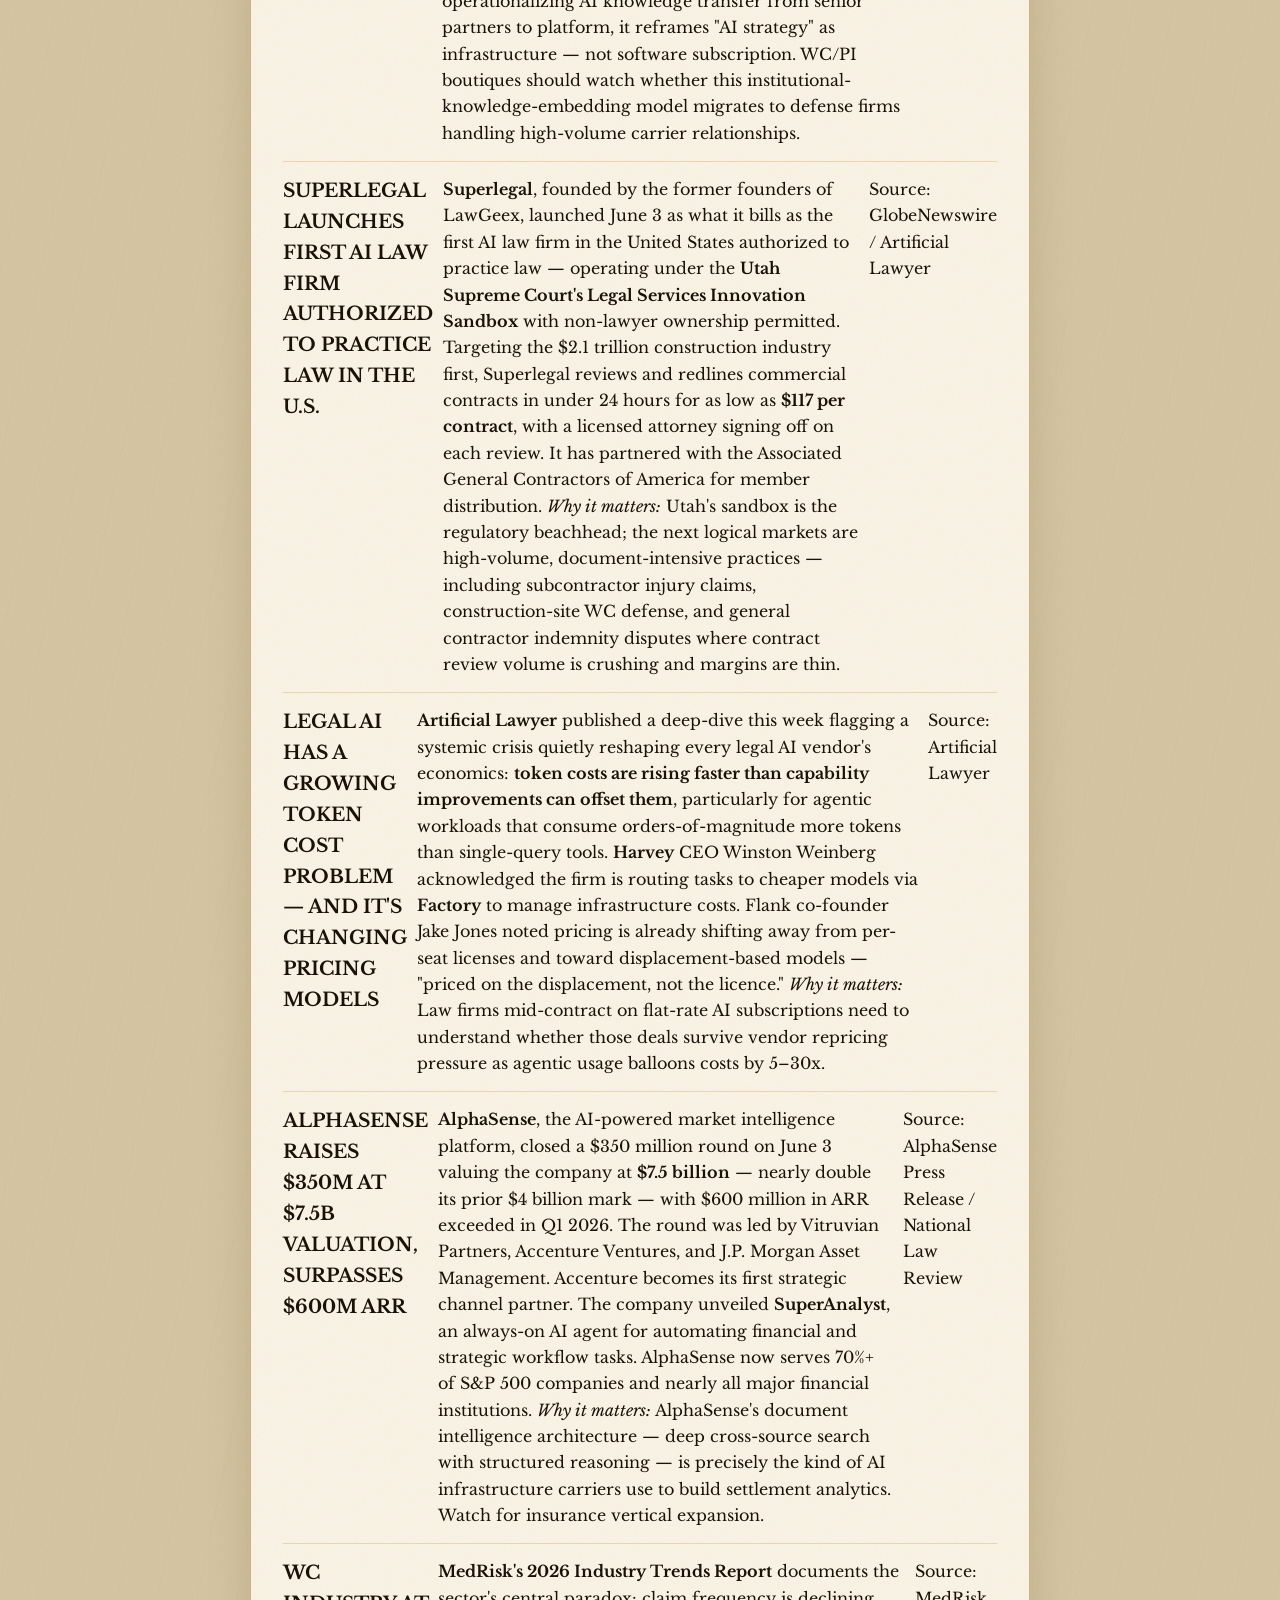
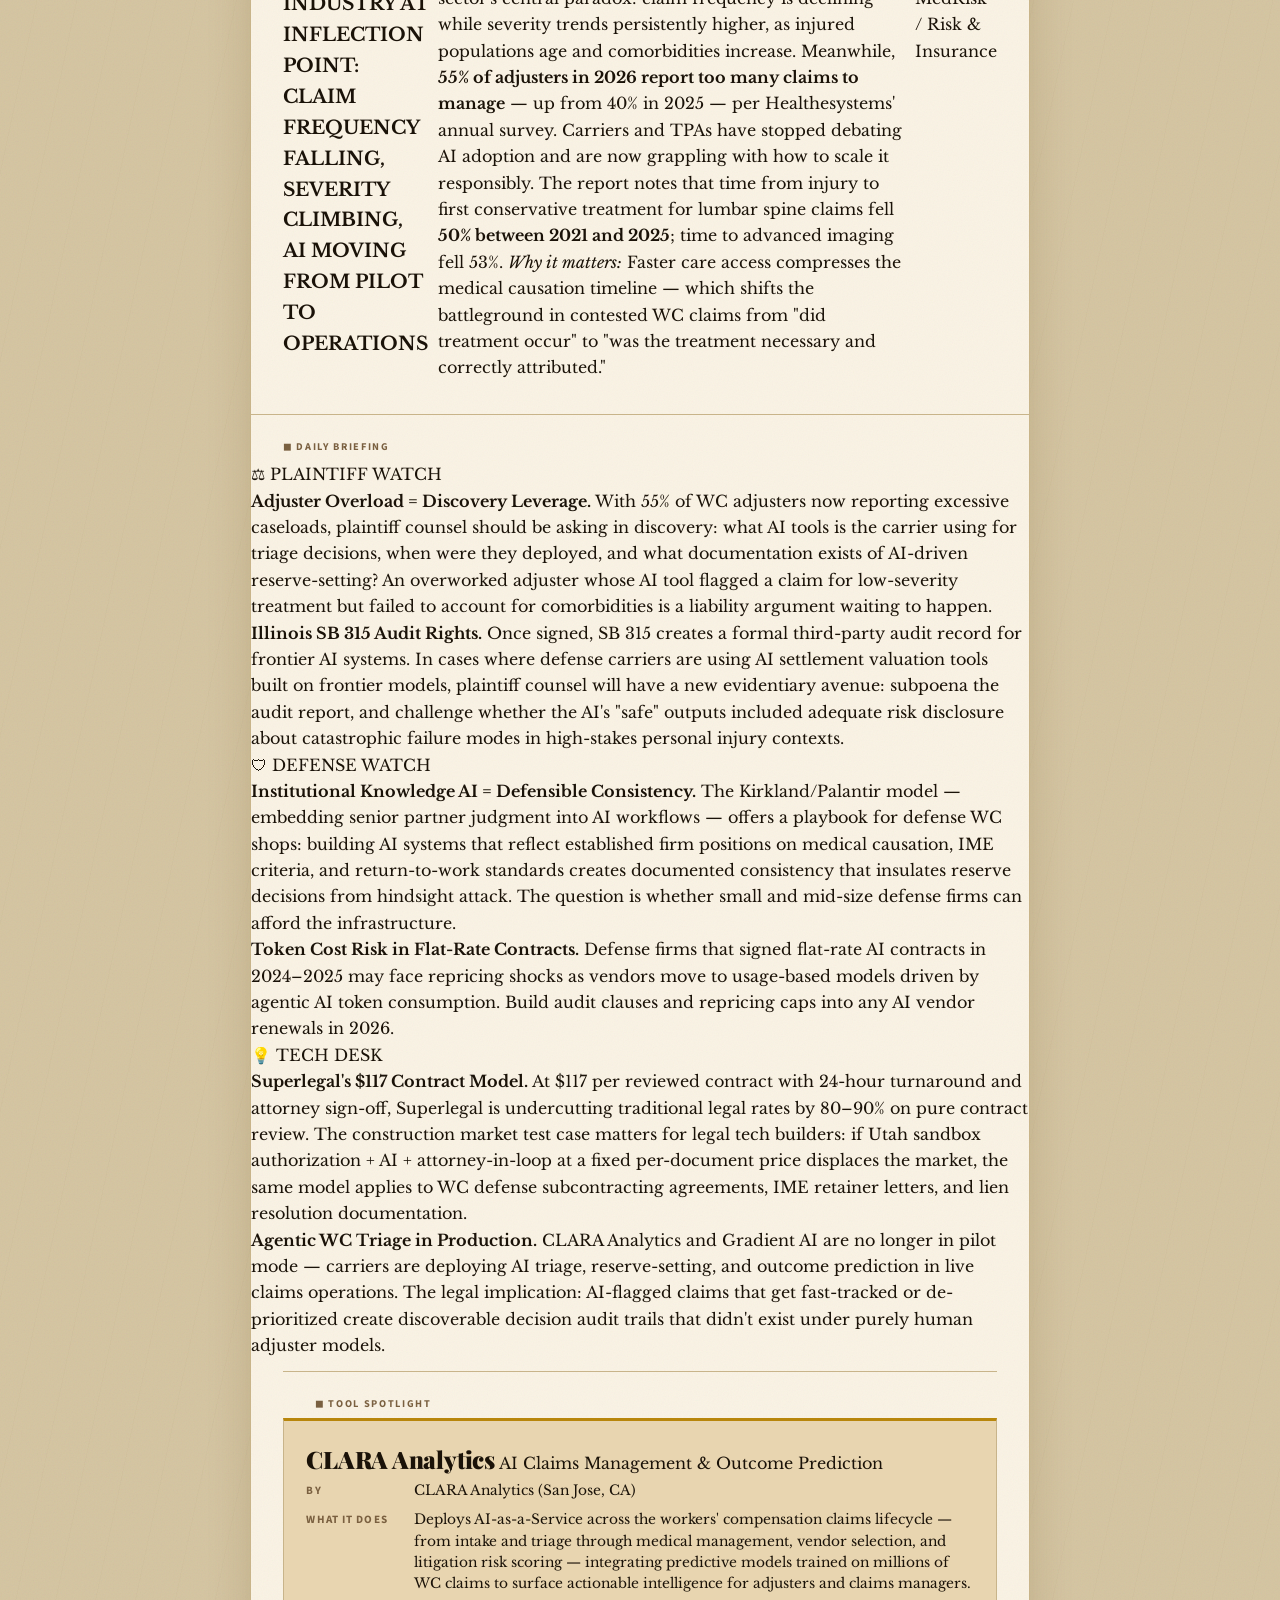
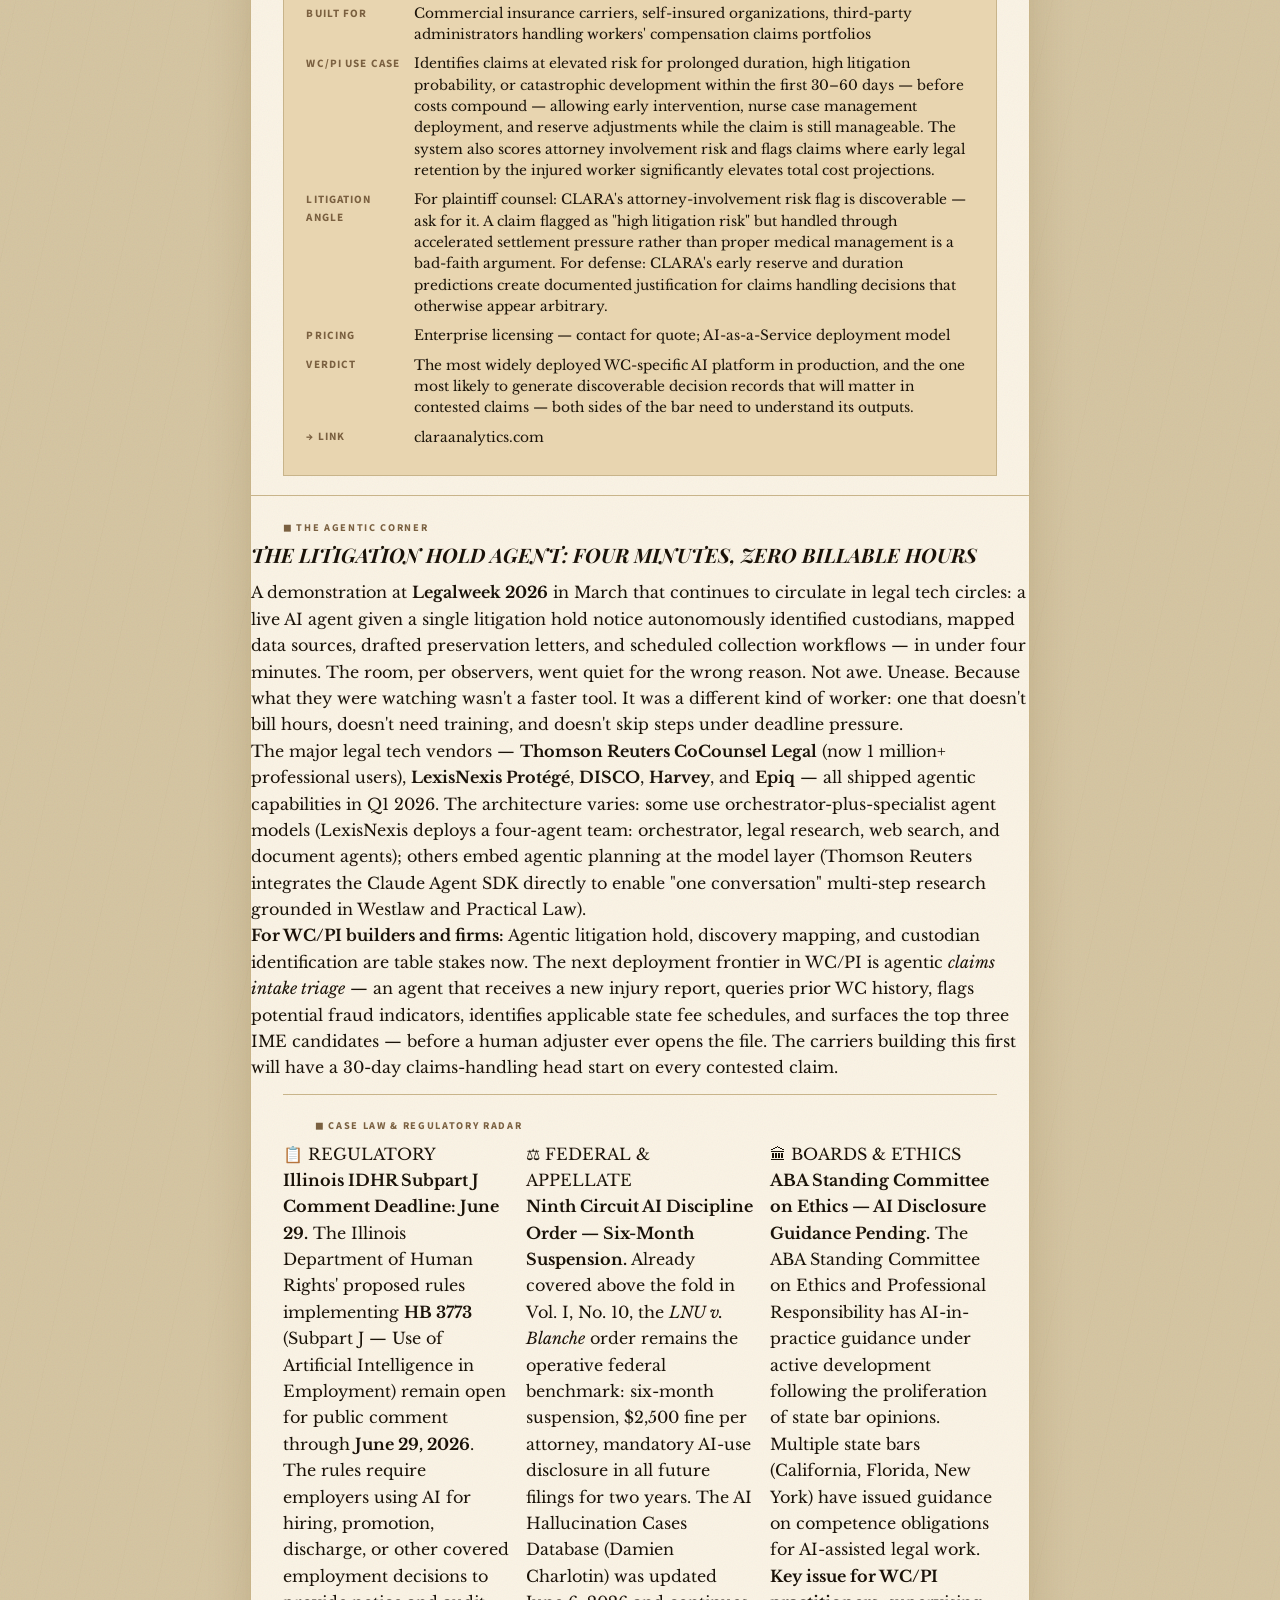
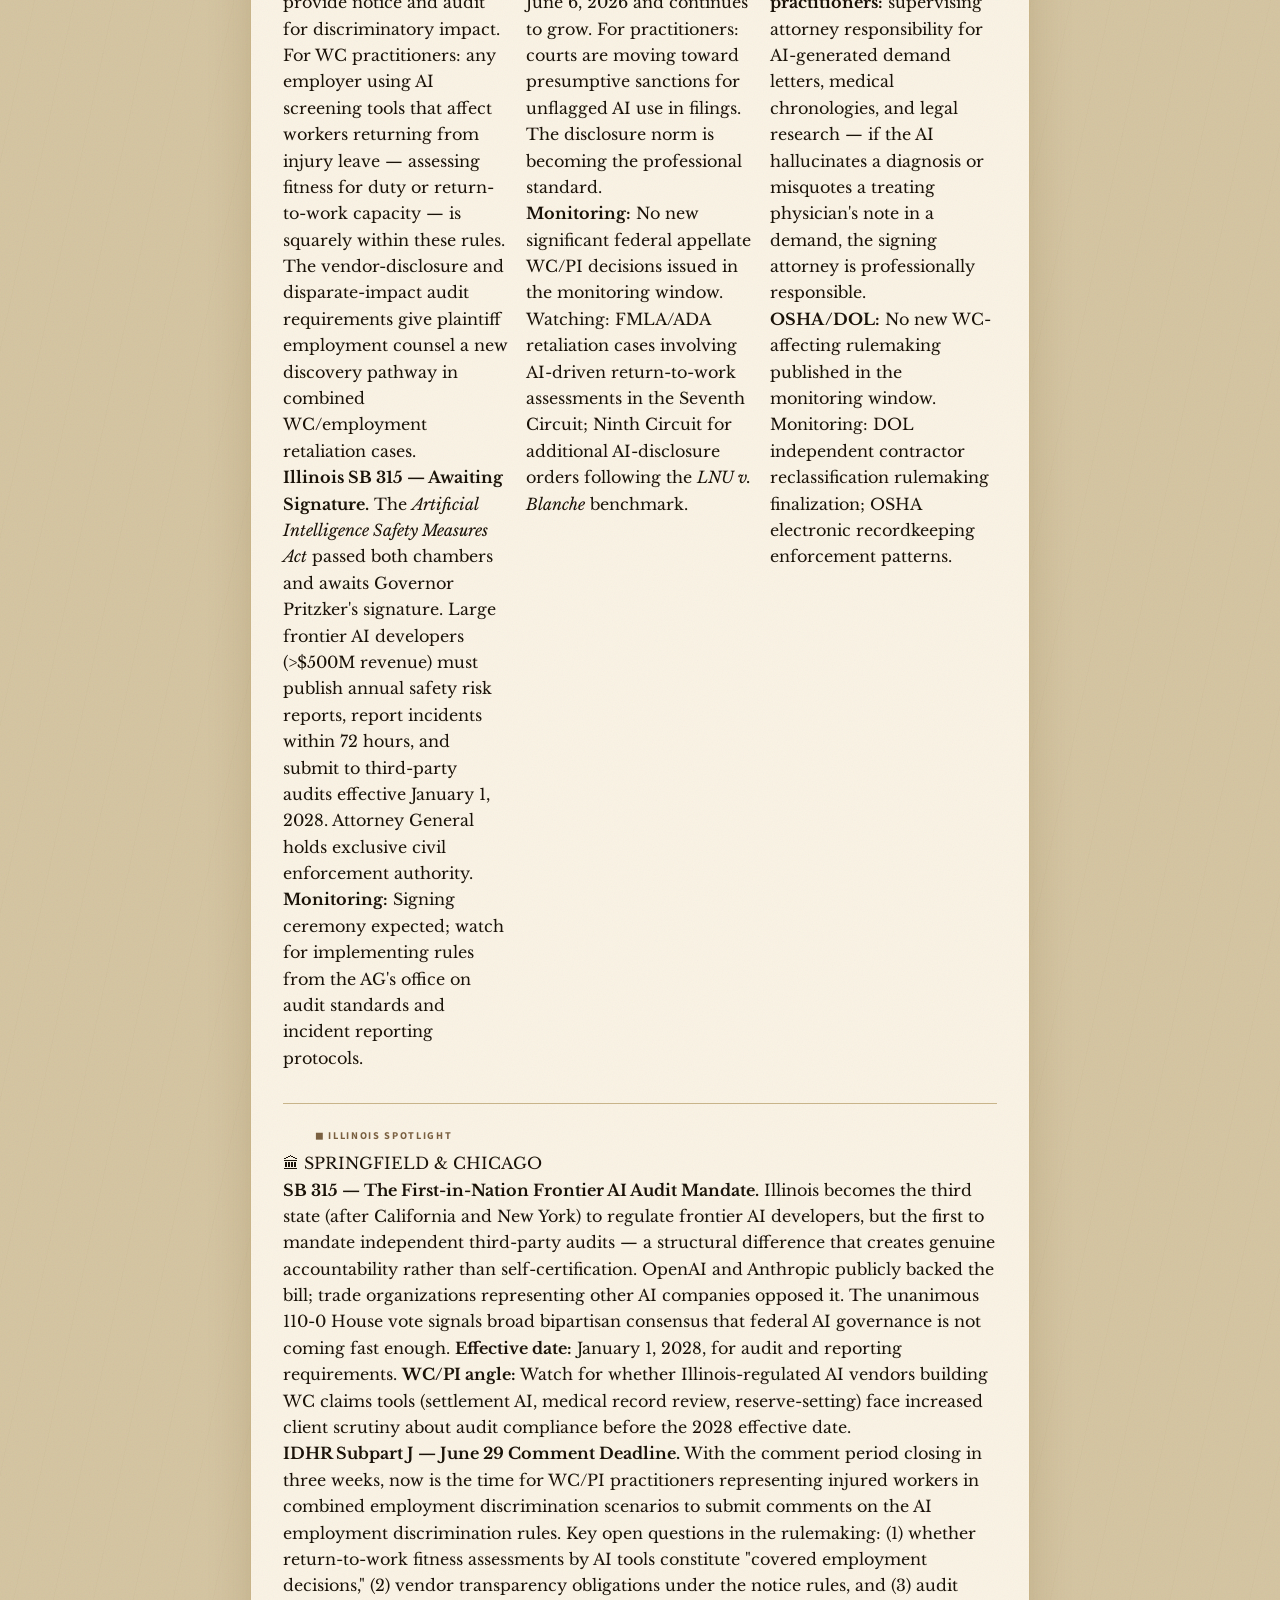
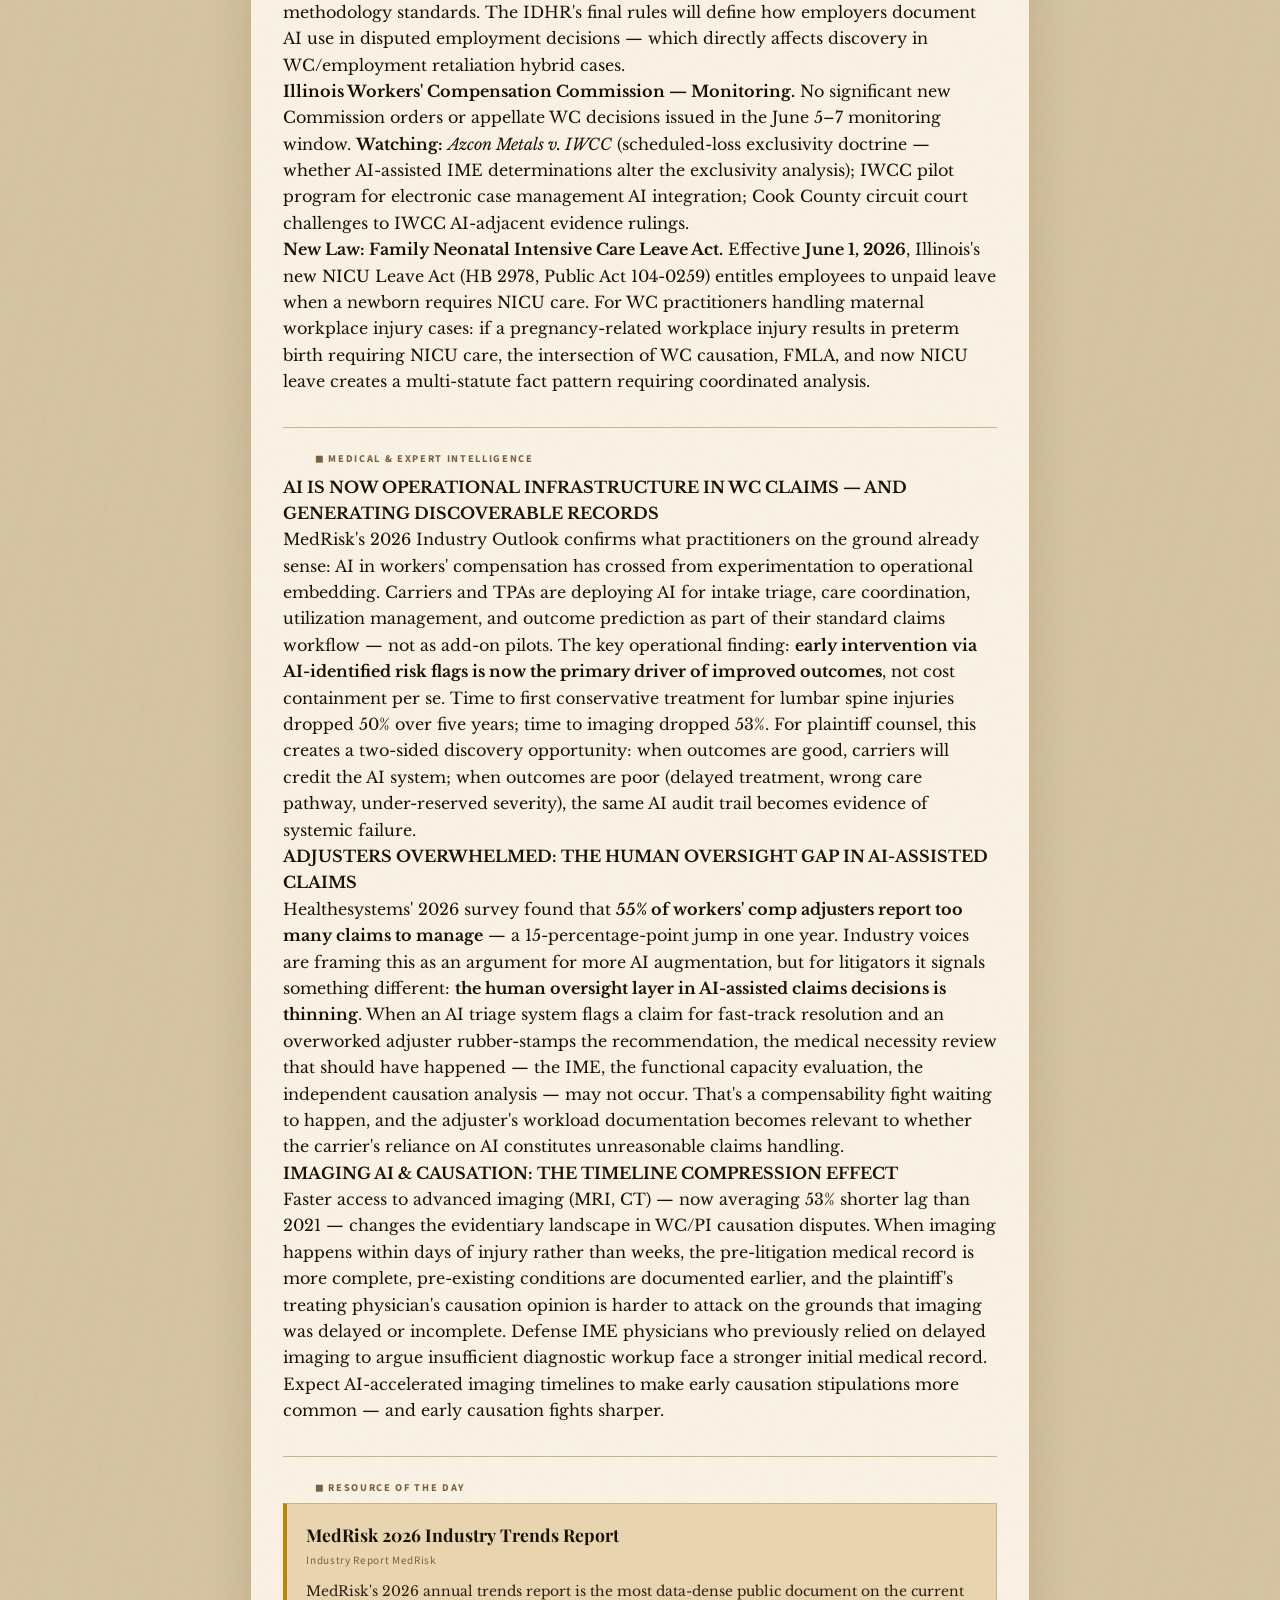
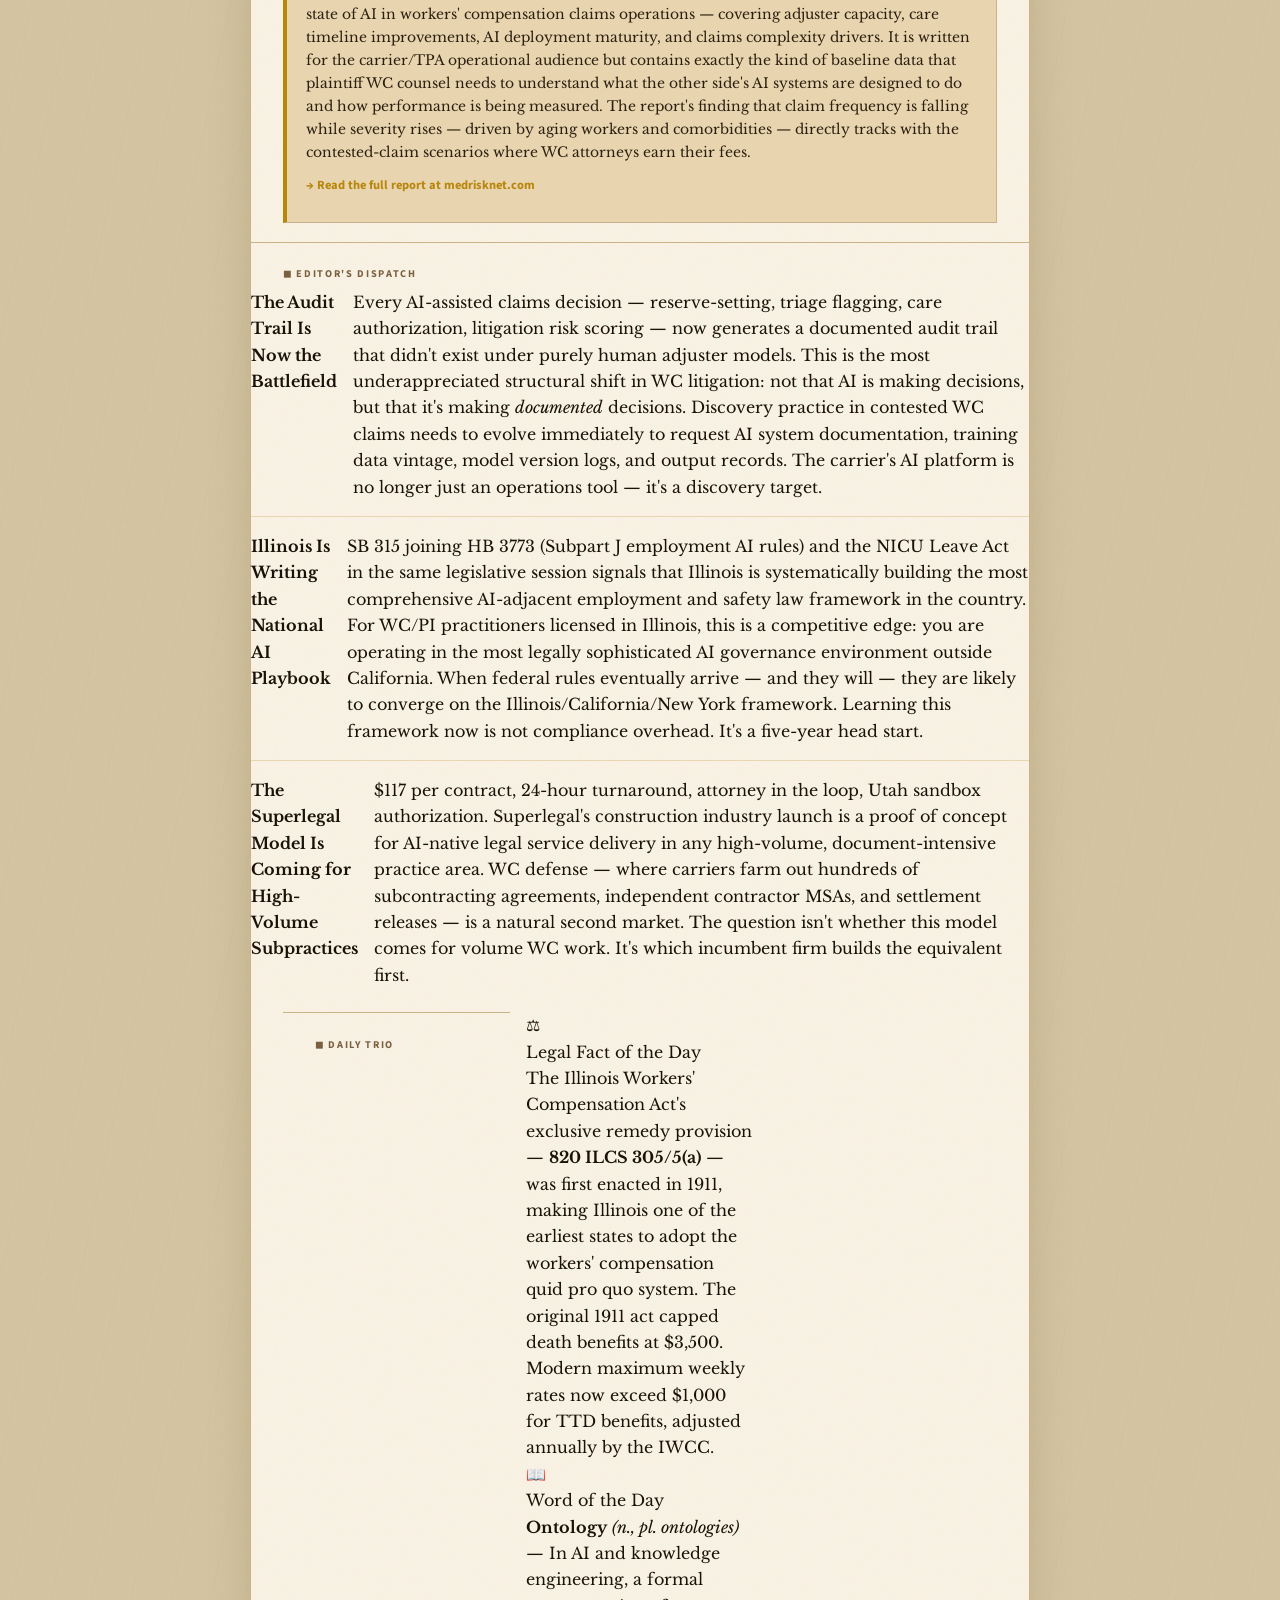
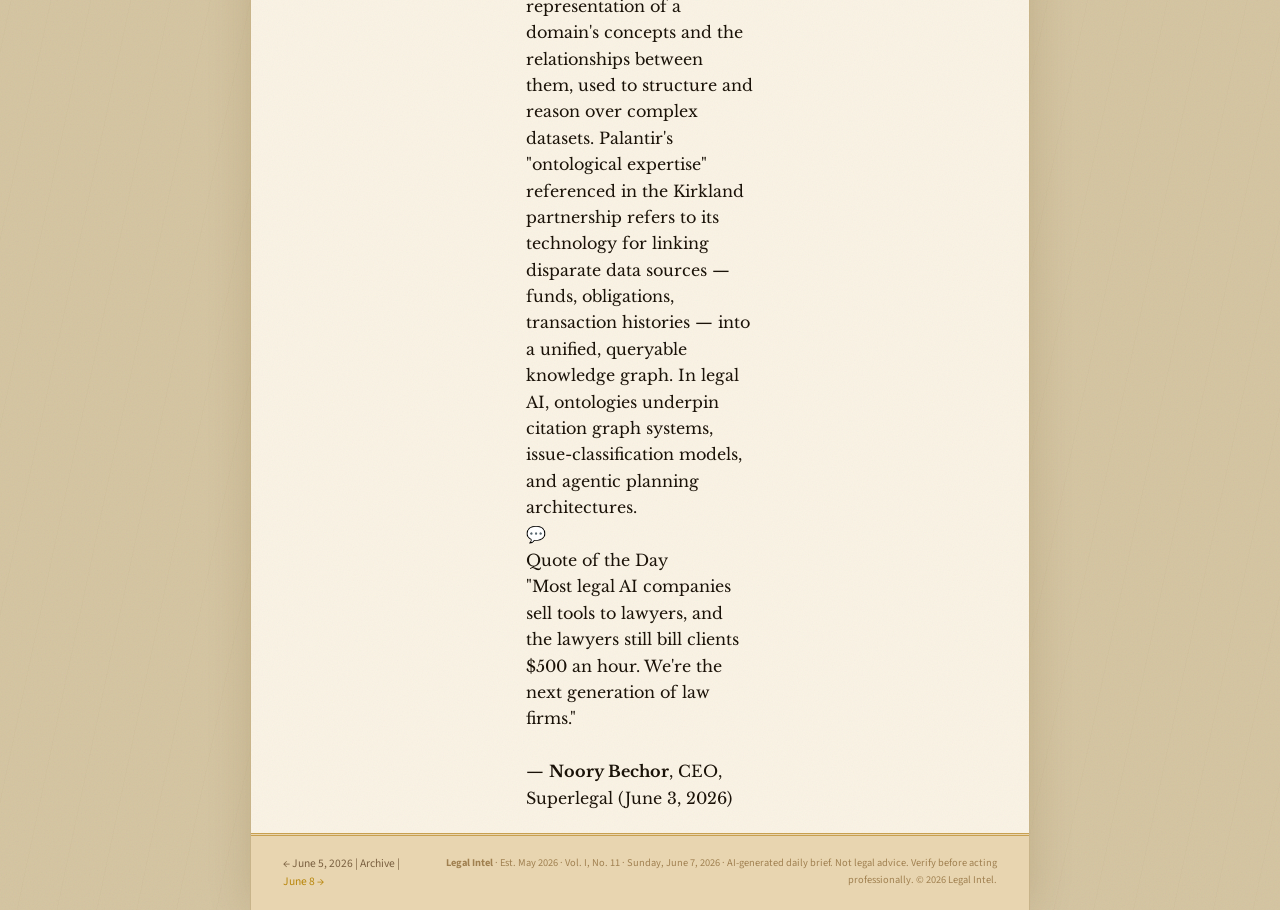
<file: 2026-06-07.html>
<!DOCTYPE html>
<html lang="en">
<head>
  <meta charset="UTF-8">
  <meta name="viewport" content="width=device-width, initial-scale=1.0">
  <title>Legal Intel — June 7, 2026</title>
  <link rel="stylesheet" href="legal-intel.css">
  <link rel="preconnect" href="https://fonts.googleapis.com">
  <link rel="preconnect" href="https://fonts.gstatic.com" crossorigin>
  <link href="https://fonts.googleapis.com/css2?family=UnifrakturMaguntia&family=Playfair+Display:ital,wght@0,400;0,700;0,900;1,400;1,700&family=Libre+Baskerville:ital,wght@0,400;0,700;1,400&family=Source+Sans+3:wght@300;400;600;700&display=swap" rel="stylesheet">
</head>
<body>

<!-- EDITION NAV -->
<nav class="edition-nav">
  <a href="2026-06-05.html" class="nav-link">← June 5</a>
  <a href="archive.html" class="nav-archive">📁 Archive</a>
  <a href="2026-06-08.html" class="nav-link">June 8 →</a>
</nav>

<div class="page-wrapper">

  <!-- MASTHEAD -->
  <header class="paper-masthead">
    <div class="masthead-rule-top"></div>
    <div class="masthead-inner">
      <div class="masthead-meta-left">
        <span>Vol. I, No. 11</span>
        <span>Est. May 2026</span>
      </div>
      <div class="masthead-title-block">
        <h1 class="pub-title">Legal Intel</h1>
        <p class="pub-tagline">All the intelligence that's fit to argue.</p>
      </div>
      <div class="masthead-meta-right">
        <span>Sunday, June 7, 2026</span>
        <span>Workers' Comp &amp; PI Edition</span>
      </div>
    </div>
    <div class="masthead-subject-bar">
      AI IN WORKERS' COMPENSATION &nbsp;·&nbsp; PERSONAL INJURY LAW &nbsp;·&nbsp; LEGAL TECHNOLOGY &nbsp;·&nbsp; ILLINOIS FOCUS
    </div>
    <div class="masthead-rule-bottom"></div>
  </header>

  <!-- ABOVE THE FOLD -->
  <section class="above-fold reveal-ready">
    <div class="section-label">◼ ABOVE THE FOLD</div>
    <div class="above-fold-content">
      <h2 class="lead-headline">ILLINOIS PASSES LANDMARK AI SAFETY ACT — MANDATORY THIRD-PARTY AUDITS OF FRONTIER MODELS HEADED TO GOVERNOR'S DESK</h2>
      <div class="lead-body">
        <p><span class="drop-cap">I</span>llinois moved decisively into the national AI governance vacuum last week when the <strong>Illinois House of Representatives</strong> passed <strong>Senate Bill 315</strong> — the <em>Artificial Intelligence Safety Measures Act</em> — by a unanimous <strong>110-0 vote</strong> on May 27, sending the most aggressive frontier AI oversight law in the country to Governor <strong>J.B. Pritzker</strong>, who has publicly pledged to sign it. The Senate had cleared the bill 52–5. If enacted, SB 315 will require large frontier AI developers — companies whose global affiliates report more than $500 million in annual revenue — to publish annual safety and capability risk reports, disclose critical safety incidents within 72 hours, and, in a first for any U.S. jurisdiction, submit to <strong>mandatory annual independent third-party audits</strong> of their safety practices. Supporters of OpenAI and Anthropic backed the bill; major AI trade associations opposed it. Illinois would become the third state to regulate frontier models, joining New York's <strong>RAISE Act</strong> and California's <strong>SB 53</strong> — but SB 315 goes further by making outside auditor verification a legal requirement rather than a voluntary commitment. Key compliance provisions take effect <strong>January 1, 2028</strong>, with Illinois Attorney General enforcement authority and civil penalties. Legal commentators are already invoking the "Sacramento Effect": because frontier developers are unlikely to build Illinois-only audit pipelines, SB 315's requirements may functionally become the national baseline regardless of federal inaction.</p>
        <p class="reporters-take"><em>Reporter's Take: For WC/PI practitioners, the practical import is indirect but real — the AI tools shaping claim valuations, IME scheduling, medical record review, and settlement analytics are built on the very frontier models this law will audit. When those systems are externally verified for safety and catastrophic-risk controls, defense counsel and carrier AI deployments will carry a new layer of accountability that plaintiff attorneys can invoke in discovery and Daubert challenges alike.</em></p>
      </div>
    </div>
  </section>

  <div class="fold-rule"></div>

  <!-- TODAY'S HEADLINES -->
  <section class="headlines-section reveal-ready">
    <div class="section-label">◼ TODAY'S HEADLINES</div>
    <div class="headlines-grid">

      <div class="headline-item">
        <h3 class="headline-hed">KIRKLAND &amp; ELLIS PARTNERS WITH PALANTIR IN $500M AI BET ON PRIVATE EQUITY WORKFLOWS</h3>
        <p class="headline-body">The world's highest-grossing law firm announced a multi-year agreement with <strong>Palantir Technologies</strong> on June 4 to build a proprietary AI platform for private equity fund formation — the first deployment under Kirkland's $500 million AI investment strategy, initially serving 1,000+ attorneys in its investment fund group. The platform embeds senior partner institutional knowledge into a scalable AI system for drafting fund documents, managing side letters, and tracking investor compliance obligations across global fundraises. <em>Why it matters:</em> When the Am Law 1 firm spends half a billion dollars operationalizing AI knowledge transfer from senior partners to platform, it reframes "AI strategy" as infrastructure — not software subscription. WC/PI boutiques should watch whether this institutional-knowledge-embedding model migrates to defense firms handling high-volume carrier relationships.</p>
        <span class="headline-source">Source: Business Wire / Private Equity Wire</span>
      </div>

      <div class="headline-item">
        <h3 class="headline-hed">SUPERLEGAL LAUNCHES FIRST AI LAW FIRM AUTHORIZED TO PRACTICE LAW IN THE U.S.</h3>
        <p class="headline-body"><strong>Superlegal</strong>, founded by the former founders of LawGeex, launched June 3 as what it bills as the first AI law firm in the United States authorized to practice law — operating under the <strong>Utah Supreme Court's Legal Services Innovation Sandbox</strong> with non-lawyer ownership permitted. Targeting the $2.1 trillion construction industry first, Superlegal reviews and redlines commercial contracts in under 24 hours for as low as <strong>$117 per contract</strong>, with a licensed attorney signing off on each review. It has partnered with the Associated General Contractors of America for member distribution. <em>Why it matters:</em> Utah's sandbox is the regulatory beachhead; the next logical markets are high-volume, document-intensive practices — including subcontractor injury claims, construction-site WC defense, and general contractor indemnity disputes where contract review volume is crushing and margins are thin.</p>
        <span class="headline-source">Source: GlobeNewswire / Artificial Lawyer</span>
      </div>

      <div class="headline-item">
        <h3 class="headline-hed">LEGAL AI HAS A GROWING TOKEN COST PROBLEM — AND IT'S CHANGING PRICING MODELS</h3>
        <p class="headline-body"><strong>Artificial Lawyer</strong> published a deep-dive this week flagging a systemic crisis quietly reshaping every legal AI vendor's economics: <strong>token costs are rising faster than capability improvements can offset them</strong>, particularly for agentic workloads that consume orders-of-magnitude more tokens than single-query tools. <strong>Harvey</strong> CEO Winston Weinberg acknowledged the firm is routing tasks to cheaper models via <strong>Factory</strong> to manage infrastructure costs. Flank co-founder Jake Jones noted pricing is already shifting away from per-seat licenses and toward displacement-based models — "priced on the displacement, not the licence." <em>Why it matters:</em> Law firms mid-contract on flat-rate AI subscriptions need to understand whether those deals survive vendor repricing pressure as agentic usage balloons costs by 5–30x.</p>
        <span class="headline-source">Source: Artificial Lawyer</span>
      </div>

      <div class="headline-item">
        <h3 class="headline-hed">ALPHASENSE RAISES $350M AT $7.5B VALUATION, SURPASSES $600M ARR</h3>
        <p class="headline-body"><strong>AlphaSense</strong>, the AI-powered market intelligence platform, closed a $350 million round on June 3 valuing the company at <strong>$7.5 billion</strong> — nearly double its prior $4 billion mark — with $600 million in ARR exceeded in Q1 2026. The round was led by Vitruvian Partners, Accenture Ventures, and J.P. Morgan Asset Management. Accenture becomes its first strategic channel partner. The company unveiled <strong>SuperAnalyst</strong>, an always-on AI agent for automating financial and strategic workflow tasks. AlphaSense now serves 70%+ of S&P 500 companies and nearly all major financial institutions. <em>Why it matters:</em> AlphaSense's document intelligence architecture — deep cross-source search with structured reasoning — is precisely the kind of AI infrastructure carriers use to build settlement analytics. Watch for insurance vertical expansion.</p>
        <span class="headline-source">Source: AlphaSense Press Release / National Law Review</span>
      </div>

      <div class="headline-item">
        <h3 class="headline-hed">WC INDUSTRY AT INFLECTION POINT: CLAIM FREQUENCY FALLING, SEVERITY CLIMBING, AI MOVING FROM PILOT TO OPERATIONS</h3>
        <p class="headline-body"><strong>MedRisk's 2026 Industry Trends Report</strong> documents the sector's central paradox: claim frequency is declining while severity trends persistently higher, as injured populations age and comorbidities increase. Meanwhile, <strong>55% of adjusters in 2026 report too many claims to manage</strong> — up from 40% in 2025 — per Healthesystems' annual survey. Carriers and TPAs have stopped debating AI adoption and are now grappling with how to scale it responsibly. The report notes that time from injury to first conservative treatment for lumbar spine claims fell <strong>50% between 2021 and 2025</strong>; time to advanced imaging fell 53%. <em>Why it matters:</em> Faster care access compresses the medical causation timeline — which shifts the battleground in contested WC claims from "did treatment occur" to "was the treatment necessary and correctly attributed."</p>
        <span class="headline-source">Source: MedRisk / Risk &amp; Insurance</span>
      </div>

    </div>
  </section>

  <div class="fold-rule"></div>

  <!-- THREE-COLUMN DAILY BRIEFING -->
  <section class="daily-briefing reveal-ready">
    <div class="section-label">◼ DAILY BRIEFING</div>
    <div class="briefing-columns">

      <div class="briefing-col">
        <div class="briefing-col-header plaintiff">⚖ PLAINTIFF WATCH</div>
        <div class="briefing-item">
          <strong>Adjuster Overload = Discovery Leverage.</strong> With 55% of WC adjusters now reporting excessive caseloads, plaintiff counsel should be asking in discovery: what AI tools is the carrier using for triage decisions, when were they deployed, and what documentation exists of AI-driven reserve-setting? An overworked adjuster whose AI tool flagged a claim for low-severity treatment but failed to account for comorbidities is a liability argument waiting to happen.
        </div>
        <div class="briefing-item">
          <strong>Illinois SB 315 Audit Rights.</strong> Once signed, SB 315 creates a formal third-party audit record for frontier AI systems. In cases where defense carriers are using AI settlement valuation tools built on frontier models, plaintiff counsel will have a new evidentiary avenue: subpoena the audit report, and challenge whether the AI's "safe" outputs included adequate risk disclosure about catastrophic failure modes in high-stakes personal injury contexts.
        </div>
      </div>

      <div class="briefing-col">
        <div class="briefing-col-header defense">🛡 DEFENSE WATCH</div>
        <div class="briefing-item">
          <strong>Institutional Knowledge AI = Defensible Consistency.</strong> The Kirkland/Palantir model — embedding senior partner judgment into AI workflows — offers a playbook for defense WC shops: building AI systems that reflect established firm positions on medical causation, IME criteria, and return-to-work standards creates documented consistency that insulates reserve decisions from hindsight attack. The question is whether small and mid-size defense firms can afford the infrastructure.
        </div>
        <div class="briefing-item">
          <strong>Token Cost Risk in Flat-Rate Contracts.</strong> Defense firms that signed flat-rate AI contracts in 2024–2025 may face repricing shocks as vendors move to usage-based models driven by agentic AI token consumption. Build audit clauses and repricing caps into any AI vendor renewals in 2026.
        </div>
      </div>

      <div class="briefing-col">
        <div class="briefing-col-header tech">💡 TECH DESK</div>
        <div class="briefing-item">
          <strong>Superlegal's $117 Contract Model.</strong> At $117 per reviewed contract with 24-hour turnaround and attorney sign-off, Superlegal is undercutting traditional legal rates by 80–90% on pure contract review. The construction market test case matters for legal tech builders: if Utah sandbox authorization + AI + attorney-in-loop at a fixed per-document price displaces the market, the same model applies to WC defense subcontracting agreements, IME retainer letters, and lien resolution documentation.
        </div>
        <div class="briefing-item">
          <strong>Agentic WC Triage in Production.</strong> CLARA Analytics and Gradient AI are no longer in pilot mode — carriers are deploying AI triage, reserve-setting, and outcome prediction in live claims operations. The legal implication: AI-flagged claims that get fast-tracked or de-prioritized create discoverable decision audit trails that didn't exist under purely human adjuster models.
        </div>
      </div>

    </div>
  </section>

  <div class="fold-rule"></div>

  <!-- TOOL SPOTLIGHT -->
  <section class="tool-spotlight reveal-ready">
    <div class="section-label">◼ TOOL SPOTLIGHT</div>
    <div class="tool-card">
      <div class="tool-header">
        <span class="tool-name">CLARA Analytics</span>
        <span class="tool-category">AI Claims Management &amp; Outcome Prediction</span>
      </div>
      <div class="tool-details">
        <div class="tool-row"><span class="tool-label">By</span><span class="tool-value">CLARA Analytics (San Jose, CA)</span></div>
        <div class="tool-row"><span class="tool-label">What it does</span><span class="tool-value">Deploys AI-as-a-Service across the workers' compensation claims lifecycle — from intake and triage through medical management, vendor selection, and litigation risk scoring — integrating predictive models trained on millions of WC claims to surface actionable intelligence for adjusters and claims managers.</span></div>
        <div class="tool-row"><span class="tool-label">Built for</span><span class="tool-value">Commercial insurance carriers, self-insured organizations, third-party administrators handling workers' compensation claims portfolios</span></div>
        <div class="tool-row"><span class="tool-label">WC/PI use case</span><span class="tool-value">Identifies claims at elevated risk for prolonged duration, high litigation probability, or catastrophic development within the first 30–60 days — before costs compound — allowing early intervention, nurse case management deployment, and reserve adjustments while the claim is still manageable. The system also scores attorney involvement risk and flags claims where early legal retention by the injured worker significantly elevates total cost projections.</span></div>
        <div class="tool-row"><span class="tool-label">Litigation angle</span><span class="tool-value">For plaintiff counsel: CLARA's attorney-involvement risk flag is discoverable — ask for it. A claim flagged as "high litigation risk" but handled through accelerated settlement pressure rather than proper medical management is a bad-faith argument. For defense: CLARA's early reserve and duration predictions create documented justification for claims handling decisions that otherwise appear arbitrary.</span></div>
        <div class="tool-row"><span class="tool-label">Pricing</span><span class="tool-value">Enterprise licensing — contact for quote; AI-as-a-Service deployment model</span></div>
        <div class="tool-row"><span class="tool-label">Verdict</span><span class="tool-value">The most widely deployed WC-specific AI platform in production, and the one most likely to generate discoverable decision records that will matter in contested claims — both sides of the bar need to understand its outputs.</span></div>
        <div class="tool-row"><span class="tool-label">→ Link</span><span class="tool-value"><a href="https://claraanalytics.com" target="_blank" rel="noopener">claraanalytics.com</a></span></div>
      </div>
    </div>
  </section>

  <div class="fold-rule"></div>

  <!-- AGENTIC CORNER -->
  <section class="agentic-corner reveal-ready">
    <div class="section-label">◼ THE AGENTIC CORNER</div>
    <div class="agentic-content">
      <h3 class="agentic-hed">THE LITIGATION HOLD AGENT: FOUR MINUTES, ZERO BILLABLE HOURS</h3>
      <p>A demonstration at <strong>Legalweek 2026</strong> in March that continues to circulate in legal tech circles: a live AI agent given a single litigation hold notice autonomously identified custodians, mapped data sources, drafted preservation letters, and scheduled collection workflows — in under four minutes. The room, per observers, went quiet for the wrong reason. Not awe. Unease. Because what they were watching wasn't a faster tool. It was a different kind of worker: one that doesn't bill hours, doesn't need training, and doesn't skip steps under deadline pressure.</p>
      <p>The major legal tech vendors — <strong>Thomson Reuters CoCounsel Legal</strong> (now 1 million+ professional users), <strong>LexisNexis Protégé</strong>, <strong>DISCO</strong>, <strong>Harvey</strong>, and <strong>Epiq</strong> — all shipped agentic capabilities in Q1 2026. The architecture varies: some use orchestrator-plus-specialist agent models (LexisNexis deploys a four-agent team: orchestrator, legal research, web search, and document agents); others embed agentic planning at the model layer (Thomson Reuters integrates the Claude Agent SDK directly to enable "one conversation" multi-step research grounded in Westlaw and Practical Law).</p>
      <p><strong>For WC/PI builders and firms:</strong> Agentic litigation hold, discovery mapping, and custodian identification are table stakes now. The next deployment frontier in WC/PI is agentic <em>claims intake triage</em> — an agent that receives a new injury report, queries prior WC history, flags potential fraud indicators, identifies applicable state fee schedules, and surfaces the top three IME candidates — before a human adjuster ever opens the file. The carriers building this first will have a 30-day claims-handling head start on every contested claim.</p>
    </div>
  </section>

  <div class="fold-rule"></div>

  <!-- CASE LAW & REGULATORY RADAR -->
  <section class="caselaw-section reveal-ready">
    <div class="section-label">◼ CASE LAW &amp; REGULATORY RADAR</div>
    <div class="caselaw-grid">

      <div class="caselaw-col">
        <div class="caselaw-col-header">📋 REGULATORY</div>
        <div class="caselaw-item">
          <strong>Illinois IDHR Subpart J Comment Deadline: June 29.</strong> The Illinois Department of Human Rights' proposed rules implementing <strong>HB 3773</strong> (Subpart J — Use of Artificial Intelligence in Employment) remain open for public comment through <strong>June 29, 2026</strong>. The rules require employers using AI for hiring, promotion, discharge, or other covered employment decisions to provide notice and audit for discriminatory impact. For WC practitioners: any employer using AI screening tools that affect workers returning from injury leave — assessing fitness for duty or return-to-work capacity — is squarely within these rules. The vendor-disclosure and disparate-impact audit requirements give plaintiff employment counsel a new discovery pathway in combined WC/employment retaliation cases.
        </div>
        <div class="caselaw-item">
          <strong>Illinois SB 315 — Awaiting Signature.</strong> The <em>Artificial Intelligence Safety Measures Act</em> passed both chambers and awaits Governor Pritzker's signature. Large frontier AI developers (>$500M revenue) must publish annual safety risk reports, report incidents within 72 hours, and submit to third-party audits effective January 1, 2028. Attorney General holds exclusive civil enforcement authority. <strong>Monitoring:</strong> Signing ceremony expected; watch for implementing rules from the AG's office on audit standards and incident reporting protocols.
        </div>
      </div>

      <div class="caselaw-col">
        <div class="caselaw-col-header">⚖ FEDERAL &amp; APPELLATE</div>
        <div class="caselaw-item">
          <strong>Ninth Circuit AI Discipline Order — Six-Month Suspension.</strong> Already covered above the fold in Vol. I, No. 10, the <em>LNU v. Blanche</em> order remains the operative federal benchmark: six-month suspension, $2,500 fine per attorney, mandatory AI-use disclosure in all future filings for two years. The AI Hallucination Cases Database (Damien Charlotin) was updated June 6, 2026 and continues to grow. For practitioners: courts are moving toward presumptive sanctions for unflagged AI use in filings. The disclosure norm is becoming the professional standard.
        </div>
        <div class="caselaw-item">
          <strong>Monitoring:</strong> No new significant federal appellate WC/PI decisions issued in the monitoring window. Watching: FMLA/ADA retaliation cases involving AI-driven return-to-work assessments in the Seventh Circuit; Ninth Circuit for additional AI-disclosure orders following the <em>LNU v. Blanche</em> benchmark.
        </div>
      </div>

      <div class="caselaw-col">
        <div class="caselaw-col-header">🏛 BOARDS &amp; ETHICS</div>
        <div class="caselaw-item">
          <strong>ABA Standing Committee on Ethics — AI Disclosure Guidance Pending.</strong> The ABA Standing Committee on Ethics and Professional Responsibility has AI-in-practice guidance under active development following the proliferation of state bar opinions. Multiple state bars (California, Florida, New York) have issued guidance on competence obligations for AI-assisted legal work. <strong>Key issue for WC/PI practitioners:</strong> supervising attorney responsibility for AI-generated demand letters, medical chronologies, and legal research — if the AI hallucinates a diagnosis or misquotes a treating physician's note in a demand, the signing attorney is professionally responsible.
        </div>
        <div class="caselaw-item">
          <strong>OSHA/DOL:</strong> No new WC-affecting rulemaking published in the monitoring window. Monitoring: DOL independent contractor reclassification rulemaking finalization; OSHA electronic recordkeeping enforcement patterns.
        </div>
      </div>

    </div>
  </section>

  <div class="fold-rule"></div>

  <!-- ILLINOIS SPOTLIGHT -->
  <section class="illinois-section reveal-ready">
    <div class="section-label">◼ ILLINOIS SPOTLIGHT</div>
    <div class="illinois-content">
      <div class="illinois-tag">🏛 SPRINGFIELD &amp; CHICAGO</div>

      <div class="illinois-item">
        <strong>SB 315 — The First-in-Nation Frontier AI Audit Mandate.</strong> Illinois becomes the third state (after California and New York) to regulate frontier AI developers, but the first to mandate independent third-party audits — a structural difference that creates genuine accountability rather than self-certification. OpenAI and Anthropic publicly backed the bill; trade organizations representing other AI companies opposed it. The unanimous 110-0 House vote signals broad bipartisan consensus that federal AI governance is not coming fast enough. <strong>Effective date:</strong> January 1, 2028, for audit and reporting requirements. <strong>WC/PI angle:</strong> Watch for whether Illinois-regulated AI vendors building WC claims tools (settlement AI, medical record review, reserve-setting) face increased client scrutiny about audit compliance before the 2028 effective date.
      </div>

      <div class="illinois-item">
        <strong>IDHR Subpart J — June 29 Comment Deadline.</strong> With the comment period closing in three weeks, now is the time for WC/PI practitioners representing injured workers in combined employment discrimination scenarios to submit comments on the AI employment discrimination rules. Key open questions in the rulemaking: (1) whether return-to-work fitness assessments by AI tools constitute "covered employment decisions," (2) vendor transparency obligations under the notice rules, and (3) audit methodology standards. The IDHR's final rules will define how employers document AI use in disputed employment decisions — which directly affects discovery in WC/employment retaliation hybrid cases.
      </div>

      <div class="illinois-item">
        <strong>Illinois Workers' Compensation Commission — Monitoring.</strong> No significant new Commission orders or appellate WC decisions issued in the June 5–7 monitoring window. <strong>Watching:</strong> <em>Azcon Metals v. IWCC</em> (scheduled-loss exclusivity doctrine — whether AI-assisted IME determinations alter the exclusivity analysis); IWCC pilot program for electronic case management AI integration; Cook County circuit court challenges to IWCC AI-adjacent evidence rulings.
      </div>

      <div class="illinois-item">
        <strong>New Law: Family Neonatal Intensive Care Leave Act.</strong> Effective <strong>June 1, 2026</strong>, Illinois's new NICU Leave Act (HB 2978, Public Act 104-0259) entitles employees to unpaid leave when a newborn requires NICU care. For WC practitioners handling maternal workplace injury cases: if a pregnancy-related workplace injury results in preterm birth requiring NICU care, the intersection of WC causation, FMLA, and now NICU leave creates a multi-statute fact pattern requiring coordinated analysis.
      </div>
    </div>
  </section>

  <div class="fold-rule"></div>

  <!-- MEDICAL & EXPERT INTELLIGENCE -->
  <section class="medical-section reveal-ready">
    <div class="section-label">◼ MEDICAL &amp; EXPERT INTELLIGENCE</div>
    <div class="medical-content">

      <div class="medical-item">
        <h4>AI IS NOW OPERATIONAL INFRASTRUCTURE IN WC CLAIMS — AND GENERATING DISCOVERABLE RECORDS</h4>
        <p>MedRisk's 2026 Industry Outlook confirms what practitioners on the ground already sense: AI in workers' compensation has crossed from experimentation to operational embedding. Carriers and TPAs are deploying AI for intake triage, care coordination, utilization management, and outcome prediction as part of their standard claims workflow — not as add-on pilots. The key operational finding: <strong>early intervention via AI-identified risk flags is now the primary driver of improved outcomes</strong>, not cost containment per se. Time to first conservative treatment for lumbar spine injuries dropped 50% over five years; time to imaging dropped 53%. For plaintiff counsel, this creates a two-sided discovery opportunity: when outcomes are good, carriers will credit the AI system; when outcomes are poor (delayed treatment, wrong care pathway, under-reserved severity), the same AI audit trail becomes evidence of systemic failure.</p>
      </div>

      <div class="medical-item">
        <h4>ADJUSTERS OVERWHELMED: THE HUMAN OVERSIGHT GAP IN AI-ASSISTED CLAIMS</h4>
        <p>Healthesystems' 2026 survey found that <strong>55% of workers' comp adjusters report too many claims to manage</strong> — a 15-percentage-point jump in one year. Industry voices are framing this as an argument for more AI augmentation, but for litigators it signals something different: <strong>the human oversight layer in AI-assisted claims decisions is thinning</strong>. When an AI triage system flags a claim for fast-track resolution and an overworked adjuster rubber-stamps the recommendation, the medical necessity review that should have happened — the IME, the functional capacity evaluation, the independent causation analysis — may not occur. That's a compensability fight waiting to happen, and the adjuster's workload documentation becomes relevant to whether the carrier's reliance on AI constitutes unreasonable claims handling.</p>
      </div>

      <div class="medical-item">
        <h4>IMAGING AI &amp; CAUSATION: THE TIMELINE COMPRESSION EFFECT</h4>
        <p>Faster access to advanced imaging (MRI, CT) — now averaging 53% shorter lag than 2021 — changes the evidentiary landscape in WC/PI causation disputes. When imaging happens within days of injury rather than weeks, the pre-litigation medical record is more complete, pre-existing conditions are documented earlier, and the plaintiff's treating physician's causation opinion is harder to attack on the grounds that imaging was delayed or incomplete. Defense IME physicians who previously relied on delayed imaging to argue insufficient diagnostic workup face a stronger initial medical record. Expect AI-accelerated imaging timelines to make early causation stipulations more common — and early causation fights sharper.</p>
      </div>

    </div>
  </section>

  <div class="fold-rule"></div>

  <!-- RESOURCE OF THE DAY -->
  <section class="resource-section reveal-ready">
    <div class="section-label">◼ RESOURCE OF THE DAY</div>
    <div class="resource-card">
      <div class="resource-title">MedRisk 2026 Industry Trends Report</div>
      <div class="resource-meta">
        <span class="resource-type">Industry Report</span>
        <span class="resource-source">MedRisk</span>
      </div>
      <div class="resource-body">
        <p>MedRisk's 2026 annual trends report is the most data-dense public document on the current state of AI in workers' compensation claims operations — covering adjuster capacity, care timeline improvements, AI deployment maturity, and claims complexity drivers. It is written for the carrier/TPA operational audience but contains exactly the kind of baseline data that plaintiff WC counsel needs to understand what the other side's AI systems are designed to do and how performance is being measured. The report's finding that claim frequency is falling while severity rises — driven by aging workers and comorbidities — directly tracks with the contested-claim scenarios where WC attorneys earn their fees.</p>
        <p><a href="https://www.medrisknet.com/2026-trend-report/" target="_blank" rel="noopener" class="resource-link">→ Read the full report at medrisknet.com</a></p>
      </div>
    </div>
  </section>

  <div class="fold-rule"></div>

  <!-- EDITOR'S DISPATCH -->
  <section class="editors-dispatch reveal-ready">
    <div class="section-label">◼ EDITOR'S DISPATCH</div>
    <div class="dispatch-items">

      <div class="dispatch-item">
        <h4 class="dispatch-hed">The Audit Trail Is Now the Battlefield</h4>
        <p>Every AI-assisted claims decision — reserve-setting, triage flagging, care authorization, litigation risk scoring — now generates a documented audit trail that didn't exist under purely human adjuster models. This is the most underappreciated structural shift in WC litigation: not that AI is making decisions, but that it's making <em>documented</em> decisions. Discovery practice in contested WC claims needs to evolve immediately to request AI system documentation, training data vintage, model version logs, and output records. The carrier's AI platform is no longer just an operations tool — it's a discovery target.</p>
      </div>

      <div class="dispatch-item">
        <h4 class="dispatch-hed">Illinois Is Writing the National AI Playbook</h4>
        <p>SB 315 joining HB 3773 (Subpart J employment AI rules) and the NICU Leave Act in the same legislative session signals that Illinois is systematically building the most comprehensive AI-adjacent employment and safety law framework in the country. For WC/PI practitioners licensed in Illinois, this is a competitive edge: you are operating in the most legally sophisticated AI governance environment outside California. When federal rules eventually arrive — and they will — they are likely to converge on the Illinois/California/New York framework. Learning this framework now is not compliance overhead. It's a five-year head start.</p>
      </div>

      <div class="dispatch-item">
        <h4 class="dispatch-hed">The Superlegal Model Is Coming for High-Volume Subpractices</h4>
        <p>$117 per contract, 24-hour turnaround, attorney in the loop, Utah sandbox authorization. Superlegal's construction industry launch is a proof of concept for AI-native legal service delivery in any high-volume, document-intensive practice area. WC defense — where carriers farm out hundreds of subcontracting agreements, independent contractor MSAs, and settlement releases — is a natural second market. The question isn't whether this model comes for volume WC work. It's which incumbent firm builds the equivalent first.</p>
      </div>

    </div>
  </section>

  <div class="fold-rule"></div>

  <!-- DAILY TRIO -->
  <section class="daily-trio reveal-ready">
    <div class="section-label">◼ DAILY TRIO</div>
    <div class="trio-grid">

      <div class="trio-card">
        <div class="trio-icon">⚖</div>
        <div class="trio-label">Legal Fact of the Day</div>
        <div class="trio-content">The Illinois Workers' Compensation Act's exclusive remedy provision — <strong>820 ILCS 305/5(a)</strong> — was first enacted in 1911, making Illinois one of the earliest states to adopt the workers' compensation quid pro quo system. The original 1911 act capped death benefits at $3,500. Modern maximum weekly rates now exceed $1,000 for TTD benefits, adjusted annually by the IWCC.</div>
      </div>

      <div class="trio-card">
        <div class="trio-icon">📖</div>
        <div class="trio-label">Word of the Day</div>
        <div class="trio-content"><strong>Ontology</strong> <em>(n., pl. ontologies)</em> — In AI and knowledge engineering, a formal representation of a domain's concepts and the relationships between them, used to structure and reason over complex datasets. Palantir's "ontological expertise" referenced in the Kirkland partnership refers to its technology for linking disparate data sources — funds, obligations, transaction histories — into a unified, queryable knowledge graph. In legal AI, ontologies underpin citation graph systems, issue-classification models, and agentic planning architectures.</div>
      </div>

      <div class="trio-card">
        <div class="trio-icon">💬</div>
        <div class="trio-label">Quote of the Day</div>
        <div class="trio-content">"Most legal AI companies sell tools to lawyers, and the lawyers still bill clients $500 an hour. We're the next generation of law firms."<br><br>— <strong>Noory Bechor</strong>, CEO, Superlegal (June 3, 2026)</div>
      </div>

    </div>
  </section>

  <!-- FOOTER -->
  <footer class="paper-footer">
    <div class="footer-nav">
      <a href="2026-06-05.html">← June 5, 2026</a>
      <span class="footer-sep">|</span>
      <a href="archive.html">Archive</a>
      <span class="footer-sep">|</span>
      <a href="2026-06-08.html" class="nav-link">June 8 →</a>
    </div>
    <div class="footer-legal">
      <strong>Legal Intel</strong> · Est. May 2026 · Vol. I, No. 11 · Sunday, June 7, 2026 · AI-generated daily brief. Not legal advice. Verify before acting professionally. © 2026 Legal Intel.
    </div>
  </footer>

</div><!-- end page-wrapper -->

<script>
(function() {
  const els = document.querySelectorAll('.reveal-ready');
  const io = new IntersectionObserver((entries) => {
    entries.forEach(e => { if (e.isIntersecting) { e.target.classList.add('in-view'); io.unobserve(e.target); } });
  }, { threshold: 0.06 });
  els.forEach(el => io.observe(el));
})();
</script>
</body>
</html>
</file>
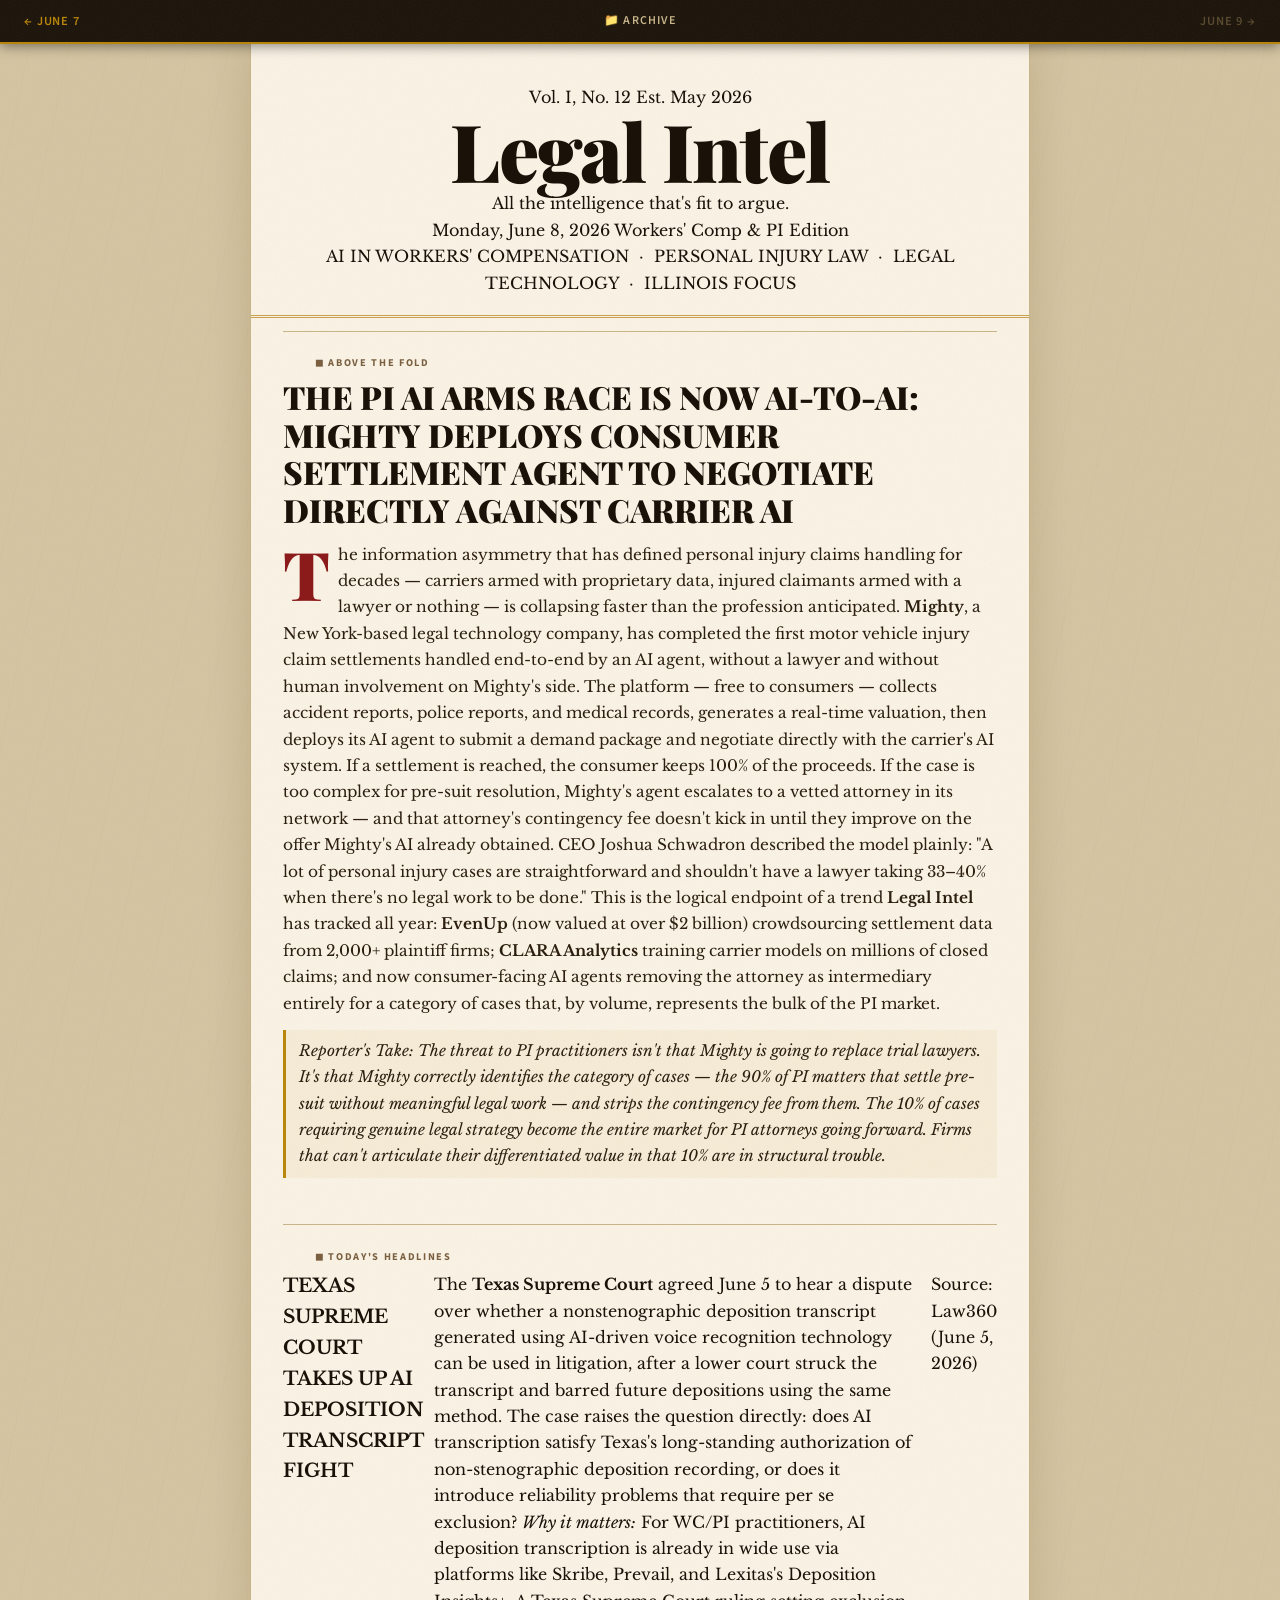
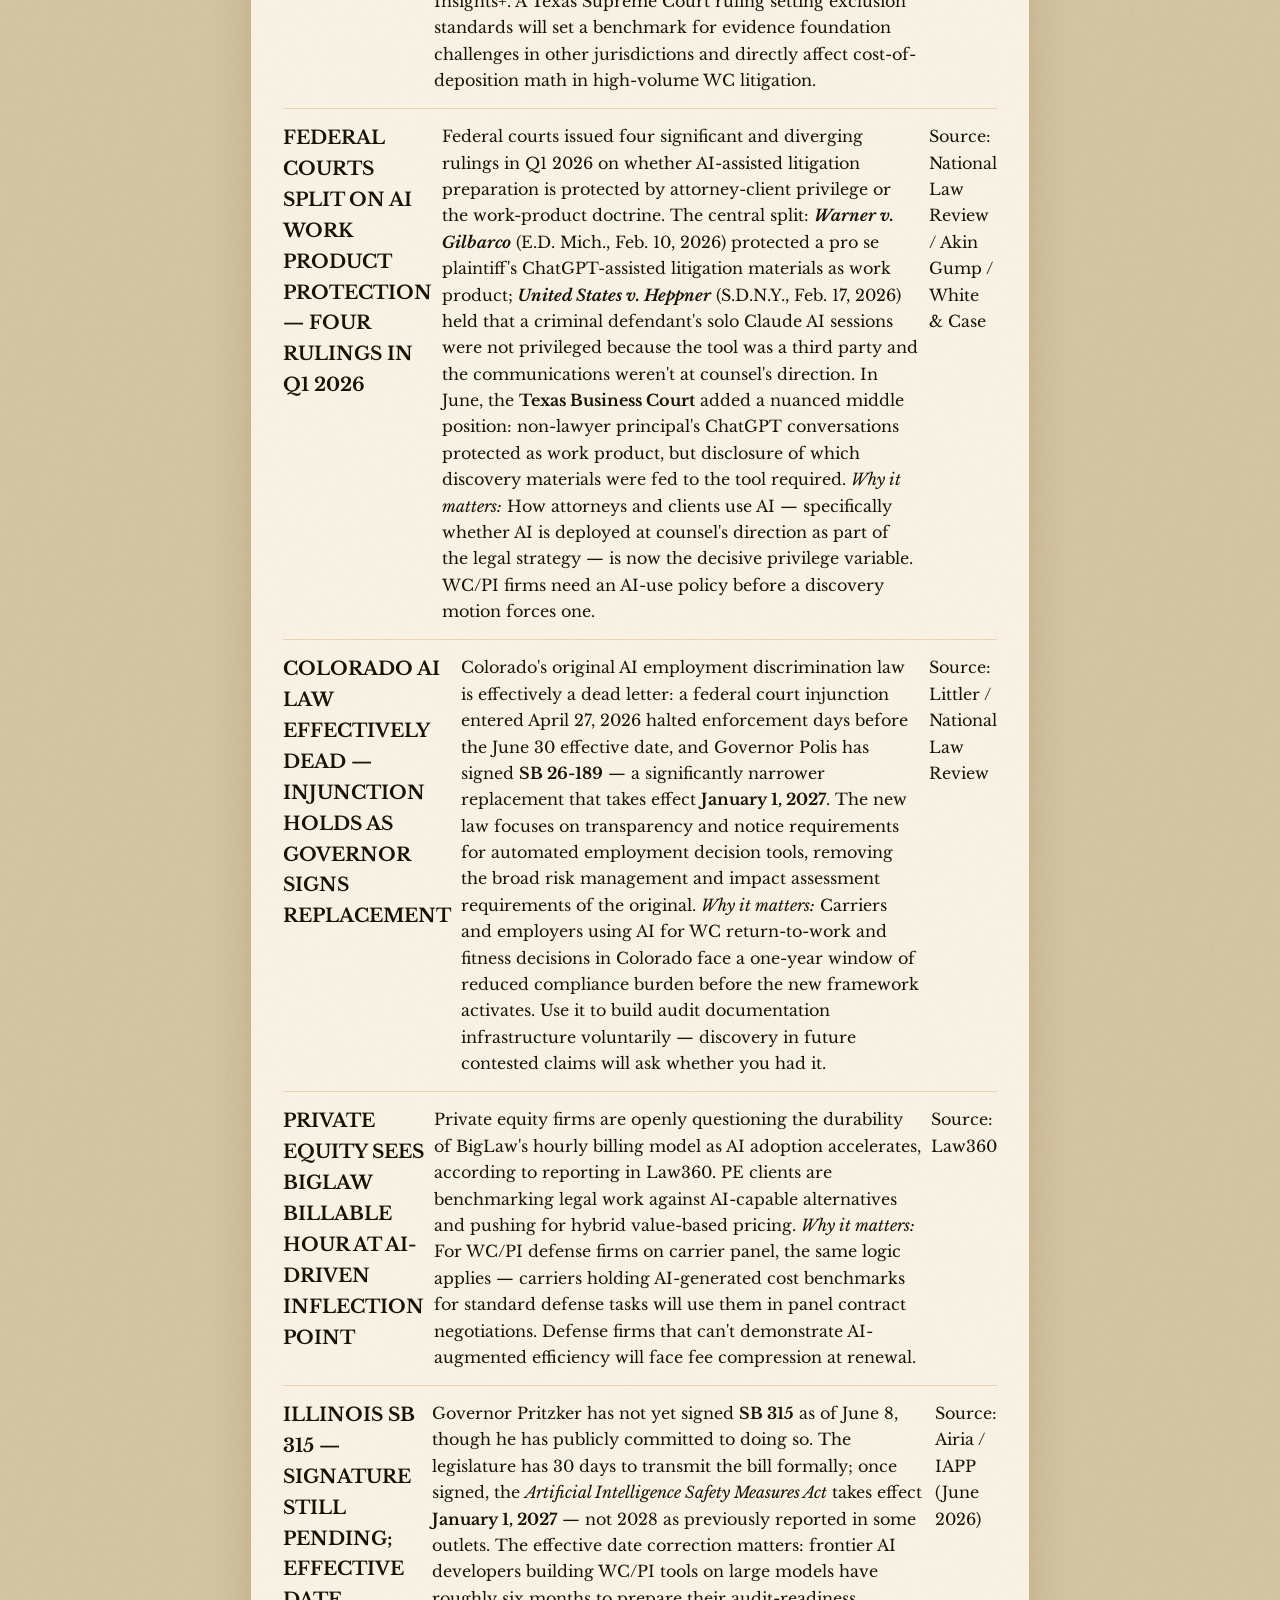
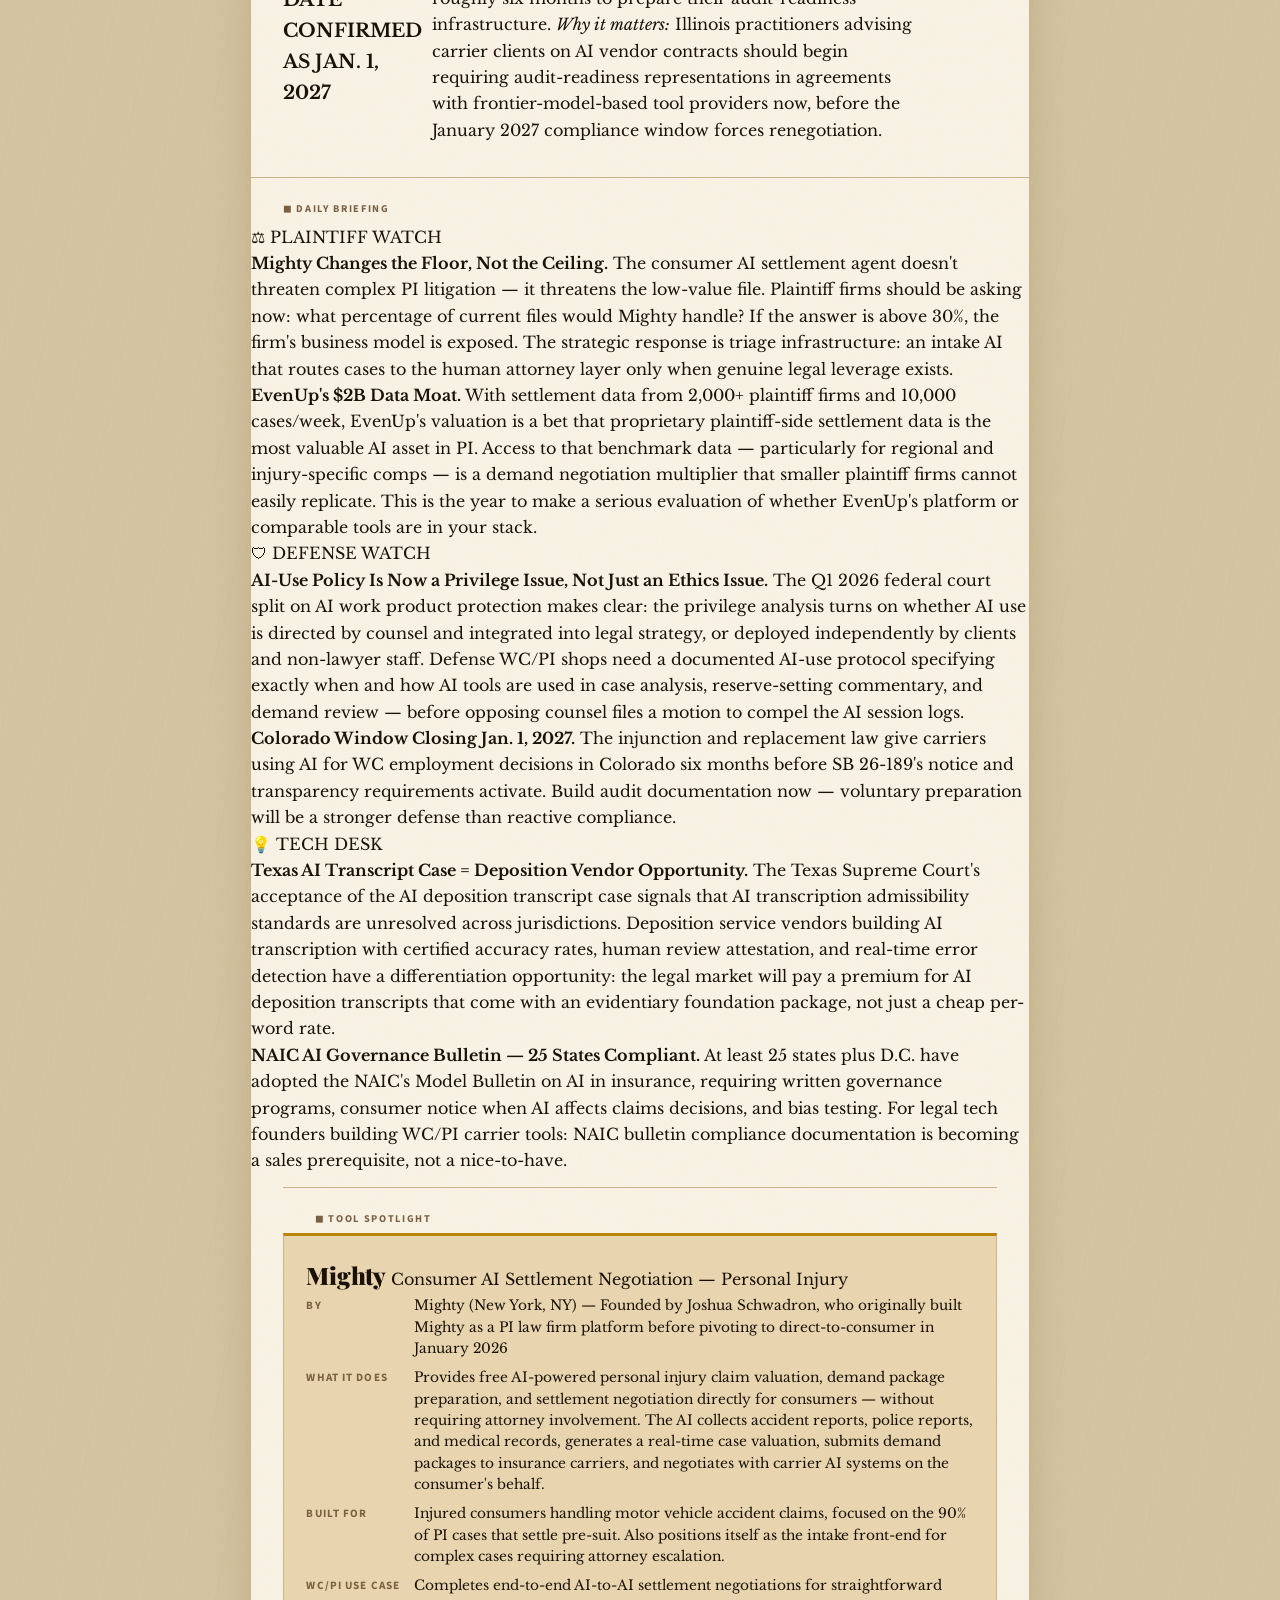
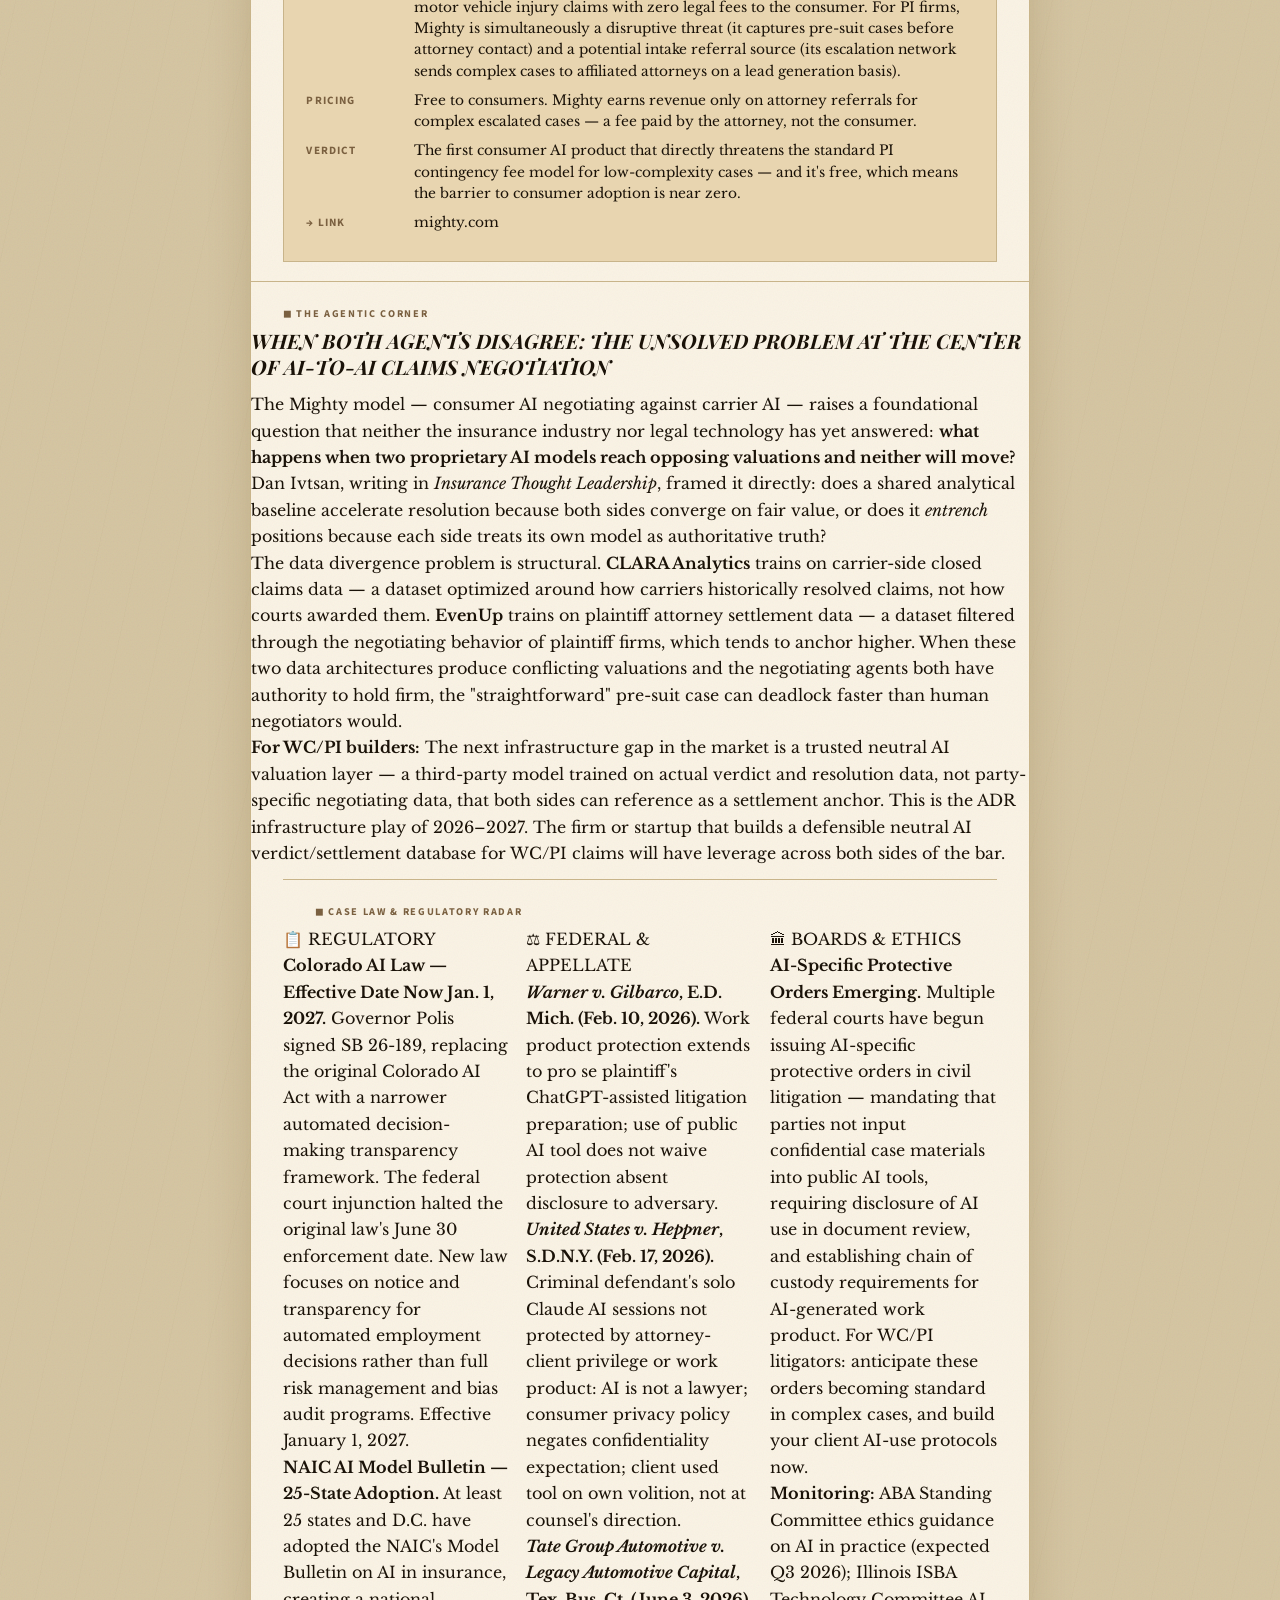
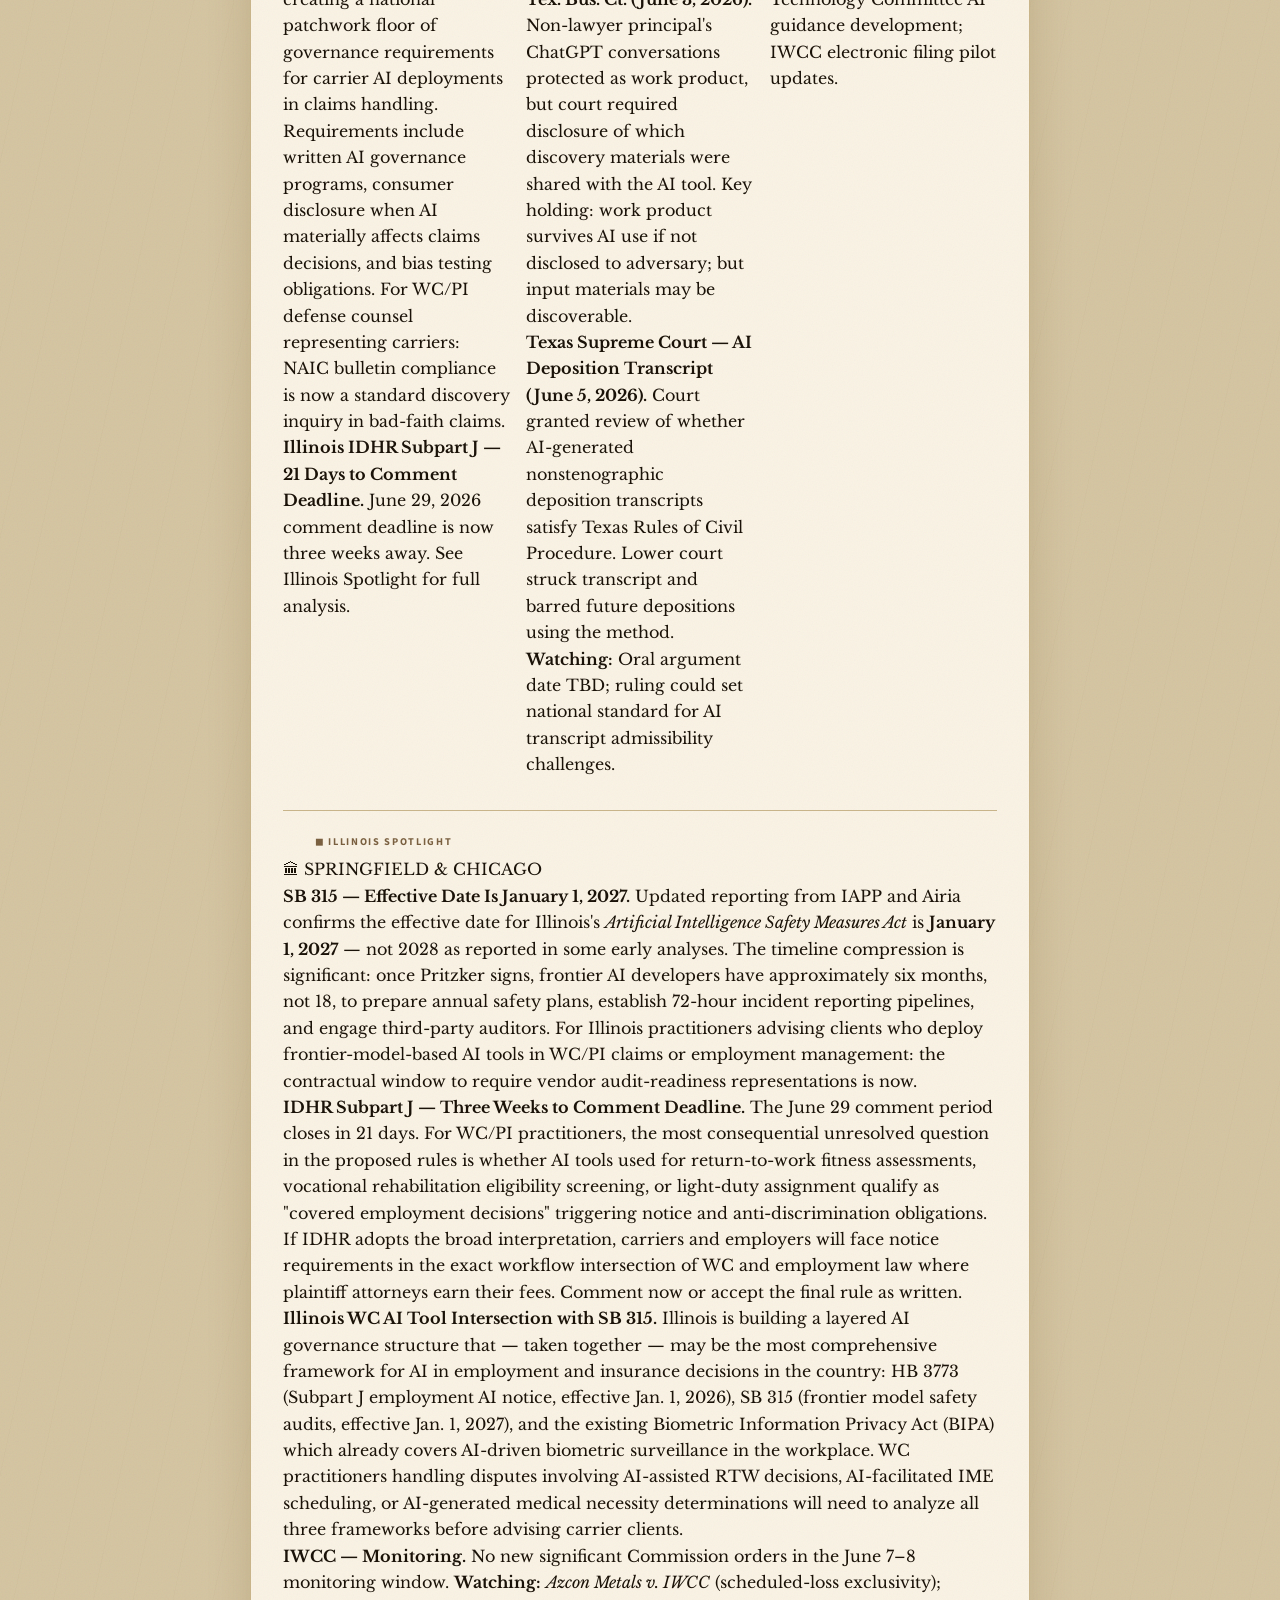
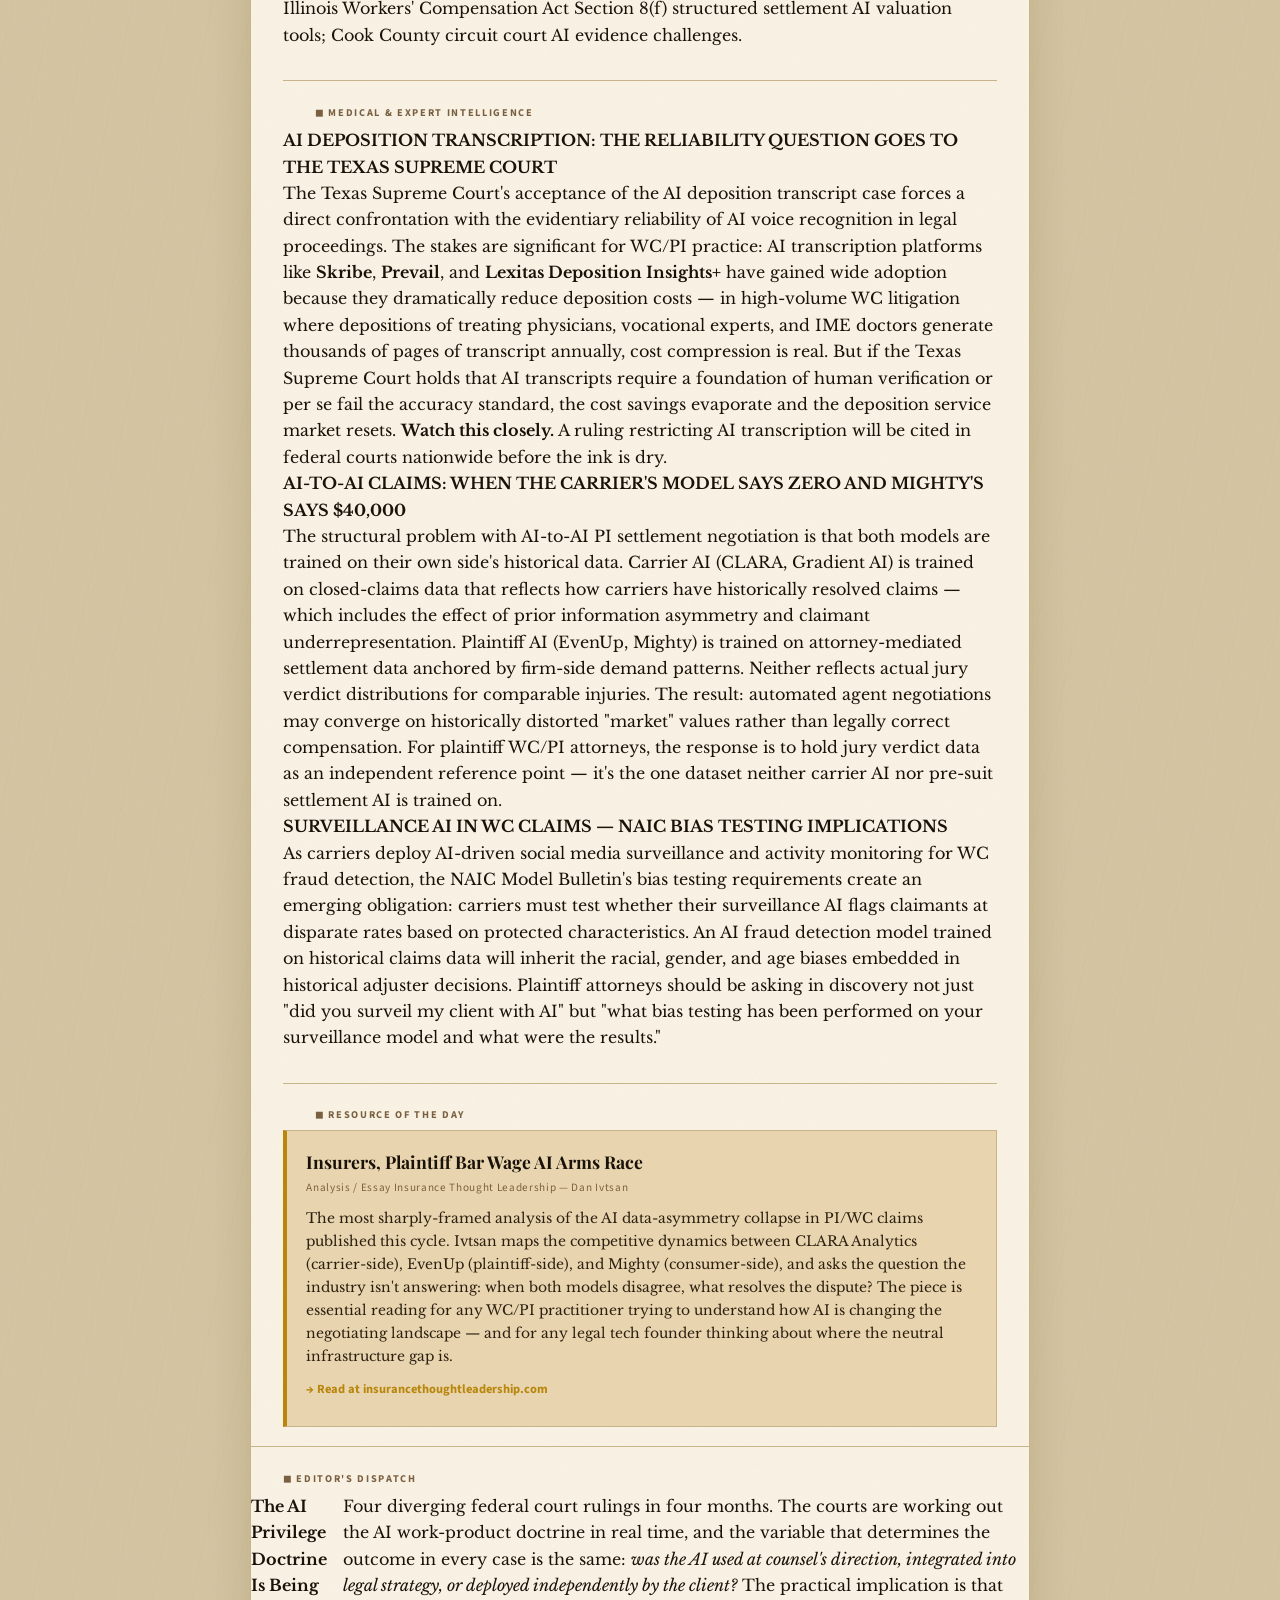
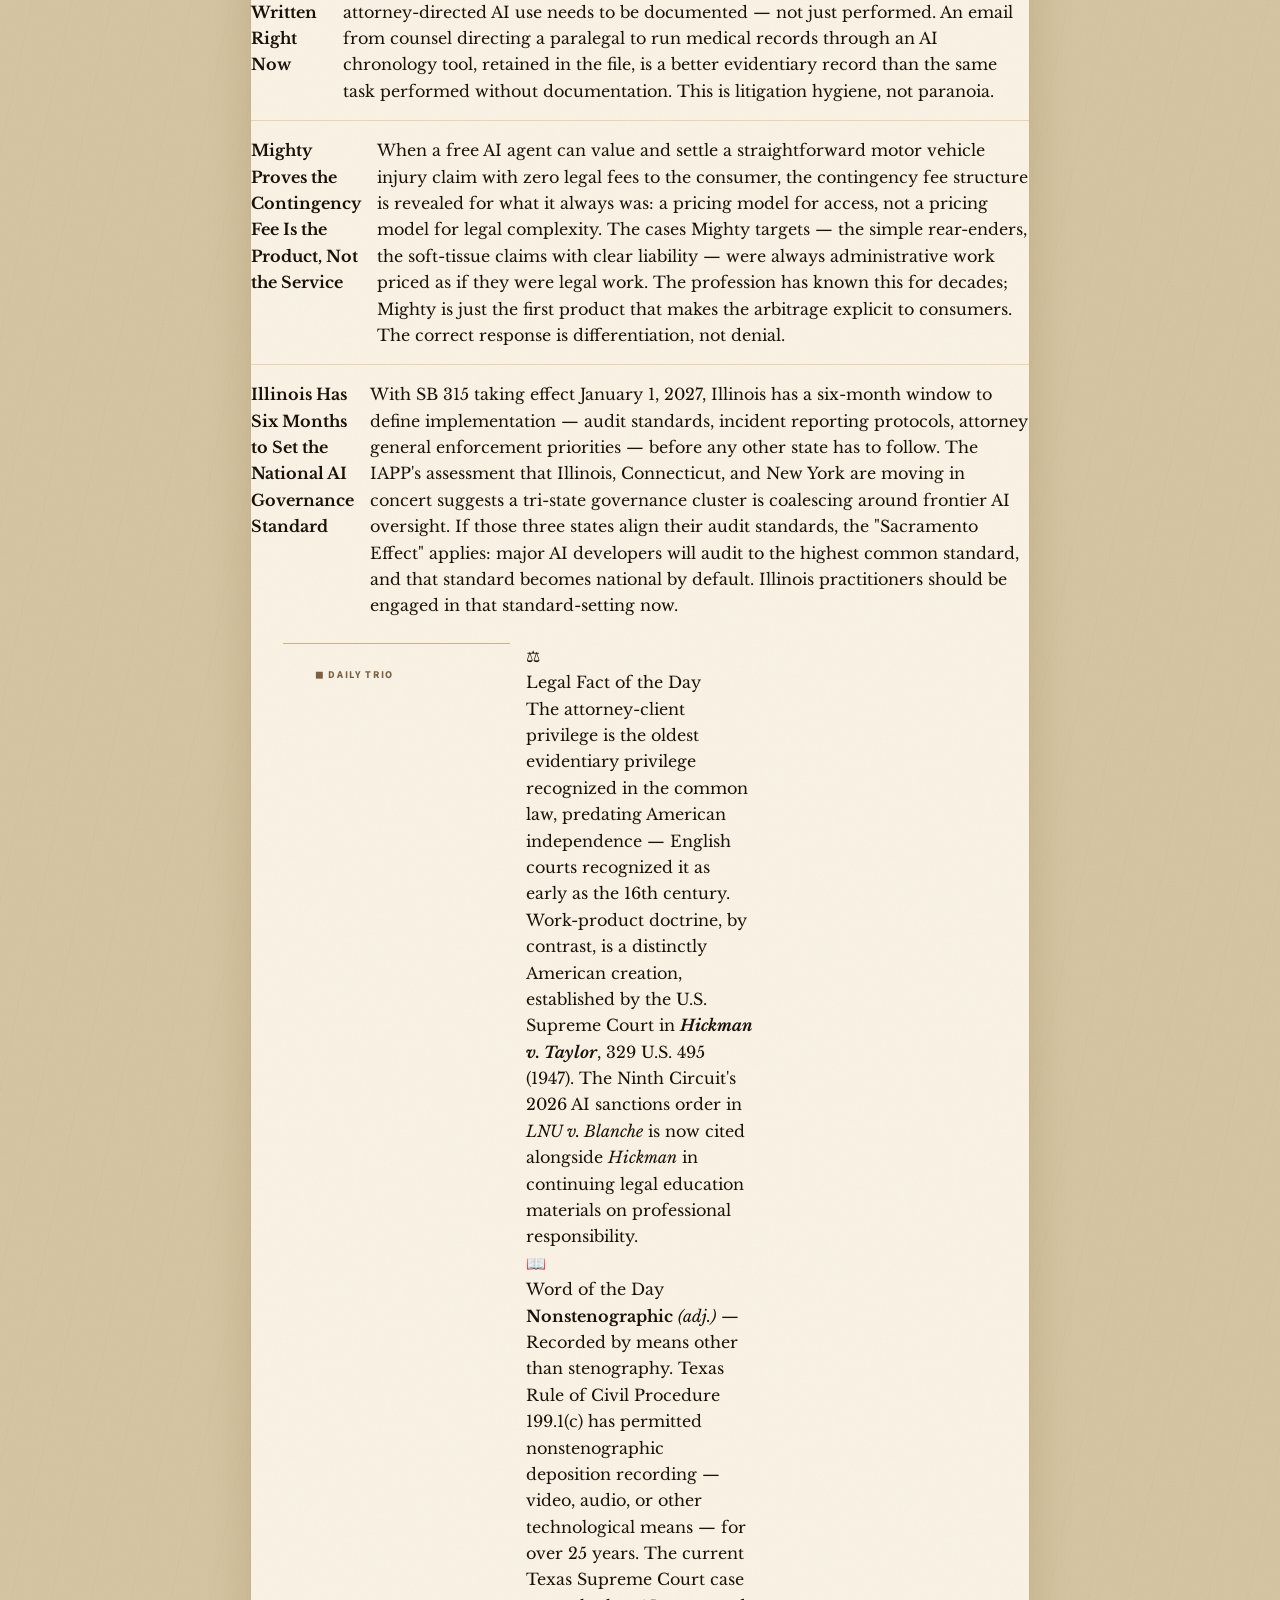
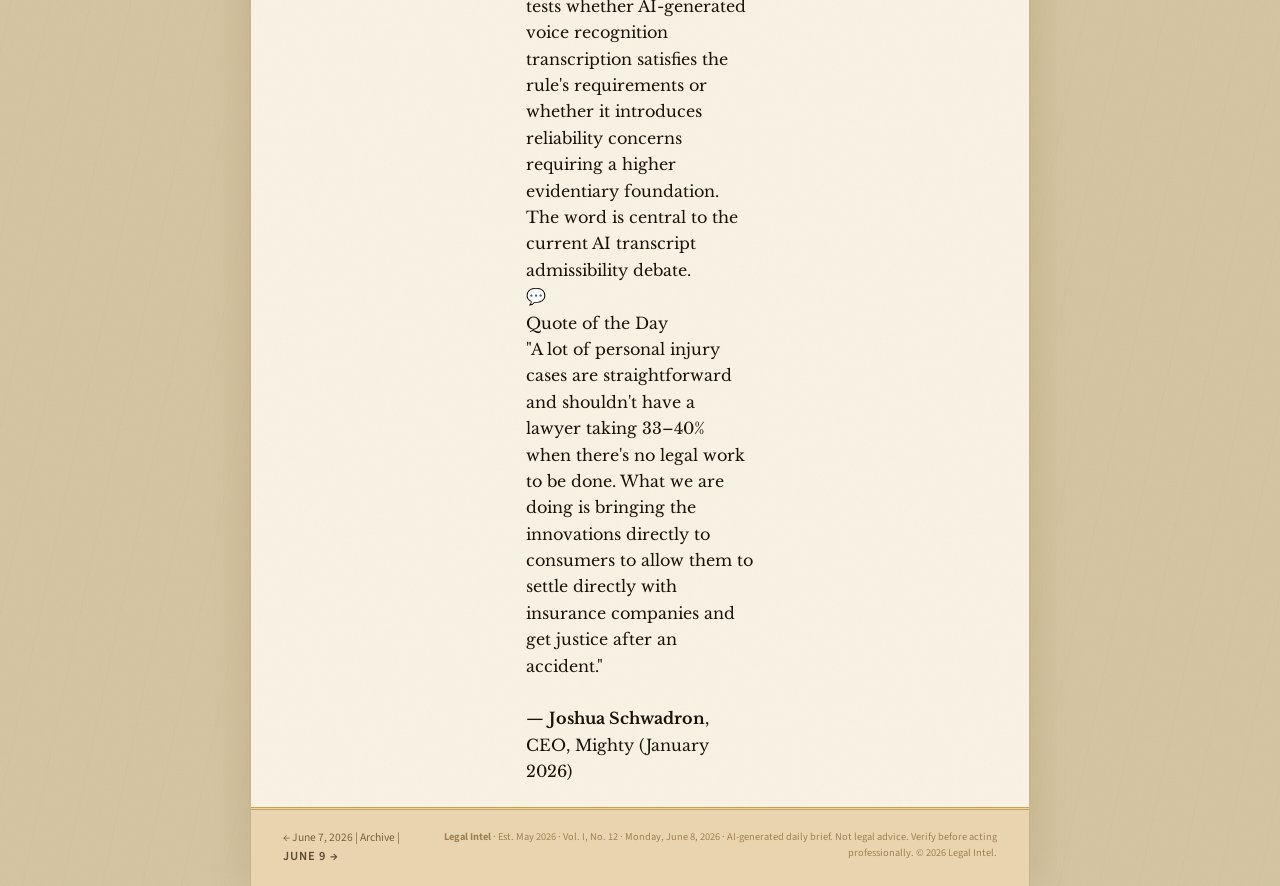
<file: 2026-06-08.html>
<!DOCTYPE html>
<html lang="en">
<head>
  <meta charset="UTF-8">
  <meta name="viewport" content="width=device-width, initial-scale=1.0">
  <title>Legal Intel — June 8, 2026</title>
  <link rel="stylesheet" href="legal-intel.css">
  <link rel="preconnect" href="https://fonts.googleapis.com">
  <link rel="preconnect" href="https://fonts.gstatic.com" crossorigin>
  <link href="https://fonts.googleapis.com/css2?family=UnifrakturMaguntia&family=Playfair+Display:ital,wght@0,400;0,700;0,900;1,400;1,700&family=Libre+Baskerville:ital,wght@0,400;0,700;1,400&family=Source+Sans+3:wght@300;400;600;700&display=swap" rel="stylesheet">
</head>
<body>

<!-- EDITION NAV -->
<nav class="edition-nav">
  <a href="2026-06-07.html" class="nav-link">← June 7</a>
  <a href="archive.html" class="nav-archive">📁 Archive</a>
  <span class="nav-disabled">June 9 →</span>
</nav>

<div class="page-wrapper">

  <!-- MASTHEAD -->
  <header class="paper-masthead">
    <div class="masthead-rule-top"></div>
    <div class="masthead-inner">
      <div class="masthead-meta-left">
        <span>Vol. I, No. 12</span>
        <span>Est. May 2026</span>
      </div>
      <div class="masthead-title-block">
        <h1 class="pub-title">Legal Intel</h1>
        <p class="pub-tagline">All the intelligence that's fit to argue.</p>
      </div>
      <div class="masthead-meta-right">
        <span>Monday, June 8, 2026</span>
        <span>Workers' Comp &amp; PI Edition</span>
      </div>
    </div>
    <div class="masthead-subject-bar">
      AI IN WORKERS' COMPENSATION &nbsp;·&nbsp; PERSONAL INJURY LAW &nbsp;·&nbsp; LEGAL TECHNOLOGY &nbsp;·&nbsp; ILLINOIS FOCUS
    </div>
    <div class="masthead-rule-bottom"></div>
  </header>

  <!-- ABOVE THE FOLD -->
  <section class="above-fold reveal-ready">
    <div class="section-label">◼ ABOVE THE FOLD</div>
    <div class="above-fold-content">
      <h2 class="lead-headline">THE PI AI ARMS RACE IS NOW AI-TO-AI: MIGHTY DEPLOYS CONSUMER SETTLEMENT AGENT TO NEGOTIATE DIRECTLY AGAINST CARRIER AI</h2>
      <div class="lead-body">
        <p><span class="drop-cap">T</span>he information asymmetry that has defined personal injury claims handling for decades — carriers armed with proprietary data, injured claimants armed with a lawyer or nothing — is collapsing faster than the profession anticipated. <strong>Mighty</strong>, a New York-based legal technology company, has completed the first motor vehicle injury claim settlements handled end-to-end by an AI agent, without a lawyer and without human involvement on Mighty's side. The platform — free to consumers — collects accident reports, police reports, and medical records, generates a real-time valuation, then deploys its AI agent to submit a demand package and negotiate directly with the carrier's AI system. If a settlement is reached, the consumer keeps 100% of the proceeds. If the case is too complex for pre-suit resolution, Mighty's agent escalates to a vetted attorney in its network — and that attorney's contingency fee doesn't kick in until they improve on the offer Mighty's AI already obtained. CEO Joshua Schwadron described the model plainly: "A lot of personal injury cases are straightforward and shouldn't have a lawyer taking 33–40% when there's no legal work to be done." This is the logical endpoint of a trend <strong>Legal Intel</strong> has tracked all year: <strong>EvenUp</strong> (now valued at over $2 billion) crowdsourcing settlement data from 2,000+ plaintiff firms; <strong>CLARA Analytics</strong> training carrier models on millions of closed claims; and now consumer-facing AI agents removing the attorney as intermediary entirely for a category of cases that, by volume, represents the bulk of the PI market.</p>
        <p class="reporters-take"><em>Reporter's Take: The threat to PI practitioners isn't that Mighty is going to replace trial lawyers. It's that Mighty correctly identifies the category of cases — the 90% of PI matters that settle pre-suit without meaningful legal work — and strips the contingency fee from them. The 10% of cases requiring genuine legal strategy become the entire market for PI attorneys going forward. Firms that can't articulate their differentiated value in that 10% are in structural trouble.</em></p>
      </div>
    </div>
  </section>

  <div class="fold-rule"></div>

  <!-- TODAY'S HEADLINES -->
  <section class="headlines-section reveal-ready">
    <div class="section-label">◼ TODAY'S HEADLINES</div>
    <div class="headlines-grid">

      <div class="headline-item">
        <h3 class="headline-hed">TEXAS SUPREME COURT TAKES UP AI DEPOSITION TRANSCRIPT FIGHT</h3>
        <p class="headline-body">The <strong>Texas Supreme Court</strong> agreed June 5 to hear a dispute over whether a nonstenographic deposition transcript generated using AI-driven voice recognition technology can be used in litigation, after a lower court struck the transcript and barred future depositions using the same method. The case raises the question directly: does AI transcription satisfy Texas's long-standing authorization of non-stenographic deposition recording, or does it introduce reliability problems that require per se exclusion? <em>Why it matters:</em> For WC/PI practitioners, AI deposition transcription is already in wide use via platforms like Skribe, Prevail, and Lexitas's Deposition Insights+. A Texas Supreme Court ruling setting exclusion standards will set a benchmark for evidence foundation challenges in other jurisdictions and directly affect cost-of-deposition math in high-volume WC litigation.</p>
        <span class="headline-source">Source: Law360 (June 5, 2026)</span>
      </div>

      <div class="headline-item">
        <h3 class="headline-hed">FEDERAL COURTS SPLIT ON AI WORK PRODUCT PROTECTION — FOUR RULINGS IN Q1 2026</h3>
        <p class="headline-body">Federal courts issued four significant and diverging rulings in Q1 2026 on whether AI-assisted litigation preparation is protected by attorney-client privilege or the work-product doctrine. The central split: <strong><em>Warner v. Gilbarco</em></strong> (E.D. Mich., Feb. 10, 2026) protected a pro se plaintiff's ChatGPT-assisted litigation materials as work product; <strong><em>United States v. Heppner</em></strong> (S.D.N.Y., Feb. 17, 2026) held that a criminal defendant's solo Claude AI sessions were not privileged because the tool was a third party and the communications weren't at counsel's direction. In June, the <strong>Texas Business Court</strong> added a nuanced middle position: non-lawyer principal's ChatGPT conversations protected as work product, but disclosure of which discovery materials were fed to the tool required. <em>Why it matters:</em> How attorneys and clients use AI — specifically whether AI is deployed at counsel's direction as part of the legal strategy — is now the decisive privilege variable. WC/PI firms need an AI-use policy before a discovery motion forces one.</p>
        <span class="headline-source">Source: National Law Review / Akin Gump / White &amp; Case</span>
      </div>

      <div class="headline-item">
        <h3 class="headline-hed">COLORADO AI LAW EFFECTIVELY DEAD — INJUNCTION HOLDS AS GOVERNOR SIGNS REPLACEMENT</h3>
        <p class="headline-body">Colorado's original AI employment discrimination law is effectively a dead letter: a federal court injunction entered April 27, 2026 halted enforcement days before the June 30 effective date, and Governor Polis has signed <strong>SB 26-189</strong> — a significantly narrower replacement that takes effect <strong>January 1, 2027</strong>. The new law focuses on transparency and notice requirements for automated employment decision tools, removing the broad risk management and impact assessment requirements of the original. <em>Why it matters:</em> Carriers and employers using AI for WC return-to-work and fitness decisions in Colorado face a one-year window of reduced compliance burden before the new framework activates. Use it to build audit documentation infrastructure voluntarily — discovery in future contested claims will ask whether you had it.</p>
        <span class="headline-source">Source: Littler / National Law Review</span>
      </div>

      <div class="headline-item">
        <h3 class="headline-hed">PRIVATE EQUITY SEES BIGLAW BILLABLE HOUR AT AI-DRIVEN INFLECTION POINT</h3>
        <p class="headline-body">Private equity firms are openly questioning the durability of BigLaw's hourly billing model as AI adoption accelerates, according to reporting in Law360. PE clients are benchmarking legal work against AI-capable alternatives and pushing for hybrid value-based pricing. <em>Why it matters:</em> For WC/PI defense firms on carrier panel, the same logic applies — carriers holding AI-generated cost benchmarks for standard defense tasks will use them in panel contract negotiations. Defense firms that can't demonstrate AI-augmented efficiency will face fee compression at renewal.</p>
        <span class="headline-source">Source: Law360</span>
      </div>

      <div class="headline-item">
        <h3 class="headline-hed">ILLINOIS SB 315 — SIGNATURE STILL PENDING; EFFECTIVE DATE CONFIRMED AS JAN. 1, 2027</h3>
        <p class="headline-body">Governor Pritzker has not yet signed <strong>SB 315</strong> as of June 8, though he has publicly committed to doing so. The legislature has 30 days to transmit the bill formally; once signed, the <em>Artificial Intelligence Safety Measures Act</em> takes effect <strong>January 1, 2027</strong> — not 2028 as previously reported in some outlets. The effective date correction matters: frontier AI developers building WC/PI tools on large models have roughly six months to prepare their audit-readiness infrastructure. <em>Why it matters:</em> Illinois practitioners advising carrier clients on AI vendor contracts should begin requiring audit-readiness representations in agreements with frontier-model-based tool providers now, before the January 2027 compliance window forces renegotiation.</p>
        <span class="headline-source">Source: Airia / IAPP (June 2026)</span>
      </div>

    </div>
  </section>

  <div class="fold-rule"></div>

  <!-- THREE-COLUMN DAILY BRIEFING -->
  <section class="daily-briefing reveal-ready">
    <div class="section-label">◼ DAILY BRIEFING</div>
    <div class="briefing-columns">

      <div class="briefing-col">
        <div class="briefing-col-header plaintiff">⚖ PLAINTIFF WATCH</div>
        <div class="briefing-item">
          <strong>Mighty Changes the Floor, Not the Ceiling.</strong> The consumer AI settlement agent doesn't threaten complex PI litigation — it threatens the low-value file. Plaintiff firms should be asking now: what percentage of current files would Mighty handle? If the answer is above 30%, the firm's business model is exposed. The strategic response is triage infrastructure: an intake AI that routes cases to the human attorney layer only when genuine legal leverage exists.
        </div>
        <div class="briefing-item">
          <strong>EvenUp's $2B Data Moat.</strong> With settlement data from 2,000+ plaintiff firms and 10,000 cases/week, EvenUp's valuation is a bet that proprietary plaintiff-side settlement data is the most valuable AI asset in PI. Access to that benchmark data — particularly for regional and injury-specific comps — is a demand negotiation multiplier that smaller plaintiff firms cannot easily replicate. This is the year to make a serious evaluation of whether EvenUp's platform or comparable tools are in your stack.
        </div>
      </div>

      <div class="briefing-col">
        <div class="briefing-col-header defense">🛡 DEFENSE WATCH</div>
        <div class="briefing-item">
          <strong>AI-Use Policy Is Now a Privilege Issue, Not Just an Ethics Issue.</strong> The Q1 2026 federal court split on AI work product protection makes clear: the privilege analysis turns on whether AI use is directed by counsel and integrated into legal strategy, or deployed independently by clients and non-lawyer staff. Defense WC/PI shops need a documented AI-use protocol specifying exactly when and how AI tools are used in case analysis, reserve-setting commentary, and demand review — before opposing counsel files a motion to compel the AI session logs.
        </div>
        <div class="briefing-item">
          <strong>Colorado Window Closing Jan. 1, 2027.</strong> The injunction and replacement law give carriers using AI for WC employment decisions in Colorado six months before SB 26-189's notice and transparency requirements activate. Build audit documentation now — voluntary preparation will be a stronger defense than reactive compliance.
        </div>
      </div>

      <div class="briefing-col">
        <div class="briefing-col-header tech">💡 TECH DESK</div>
        <div class="briefing-item">
          <strong>Texas AI Transcript Case = Deposition Vendor Opportunity.</strong> The Texas Supreme Court's acceptance of the AI deposition transcript case signals that AI transcription admissibility standards are unresolved across jurisdictions. Deposition service vendors building AI transcription with certified accuracy rates, human review attestation, and real-time error detection have a differentiation opportunity: the legal market will pay a premium for AI deposition transcripts that come with an evidentiary foundation package, not just a cheap per-word rate.
        </div>
        <div class="briefing-item">
          <strong>NAIC AI Governance Bulletin — 25 States Compliant.</strong> At least 25 states plus D.C. have adopted the NAIC's Model Bulletin on AI in insurance, requiring written governance programs, consumer notice when AI affects claims decisions, and bias testing. For legal tech founders building WC/PI carrier tools: NAIC bulletin compliance documentation is becoming a sales prerequisite, not a nice-to-have.
        </div>
      </div>

    </div>
  </section>

  <div class="fold-rule"></div>

  <!-- TOOL SPOTLIGHT -->
  <section class="tool-spotlight reveal-ready">
    <div class="section-label">◼ TOOL SPOTLIGHT</div>
    <div class="tool-card">
      <div class="tool-header">
        <span class="tool-name">Mighty</span>
        <span class="tool-category">Consumer AI Settlement Negotiation — Personal Injury</span>
      </div>
      <div class="tool-details">
        <div class="tool-row"><span class="tool-label">By</span><span class="tool-value">Mighty (New York, NY) — Founded by Joshua Schwadron, who originally built Mighty as a PI law firm platform before pivoting to direct-to-consumer in January 2026</span></div>
        <div class="tool-row"><span class="tool-label">What it does</span><span class="tool-value">Provides free AI-powered personal injury claim valuation, demand package preparation, and settlement negotiation directly for consumers — without requiring attorney involvement. The AI collects accident reports, police reports, and medical records, generates a real-time case valuation, submits demand packages to insurance carriers, and negotiates with carrier AI systems on the consumer's behalf.</span></div>
        <div class="tool-row"><span class="tool-label">Built for</span><span class="tool-value">Injured consumers handling motor vehicle accident claims, focused on the 90% of PI cases that settle pre-suit. Also positions itself as the intake front-end for complex cases requiring attorney escalation.</span></div>
        <div class="tool-row"><span class="tool-label">WC/PI use case</span><span class="tool-value">Completes end-to-end AI-to-AI settlement negotiations for straightforward motor vehicle injury claims with zero legal fees to the consumer. For PI firms, Mighty is simultaneously a disruptive threat (it captures pre-suit cases before attorney contact) and a potential intake referral source (its escalation network sends complex cases to affiliated attorneys on a lead generation basis).</span></div>
        <div class="tool-row"><span class="tool-label">Pricing</span><span class="tool-value">Free to consumers. Mighty earns revenue only on attorney referrals for complex escalated cases — a fee paid by the attorney, not the consumer.</span></div>
        <div class="tool-row"><span class="tool-label">Verdict</span><span class="tool-value">The first consumer AI product that directly threatens the standard PI contingency fee model for low-complexity cases — and it's free, which means the barrier to consumer adoption is near zero.</span></div>
        <div class="tool-row"><span class="tool-label">→ Link</span><span class="tool-value"><a href="https://www.mighty.com" target="_blank" rel="noopener">mighty.com</a></span></div>
      </div>
    </div>
  </section>

  <div class="fold-rule"></div>

  <!-- AGENTIC CORNER -->
  <section class="agentic-corner reveal-ready">
    <div class="section-label">◼ THE AGENTIC CORNER</div>
    <div class="agentic-content">
      <h3 class="agentic-hed">WHEN BOTH AGENTS DISAGREE: THE UNSOLVED PROBLEM AT THE CENTER OF AI-TO-AI CLAIMS NEGOTIATION</h3>
      <p>The Mighty model — consumer AI negotiating against carrier AI — raises a foundational question that neither the insurance industry nor legal technology has yet answered: <strong>what happens when two proprietary AI models reach opposing valuations and neither will move?</strong> Dan Ivtsan, writing in <em>Insurance Thought Leadership</em>, framed it directly: does a shared analytical baseline accelerate resolution because both sides converge on fair value, or does it <em>entrench</em> positions because each side treats its own model as authoritative truth?</p>
      <p>The data divergence problem is structural. <strong>CLARA Analytics</strong> trains on carrier-side closed claims data — a dataset optimized around how carriers historically resolved claims, not how courts awarded them. <strong>EvenUp</strong> trains on plaintiff attorney settlement data — a dataset filtered through the negotiating behavior of plaintiff firms, which tends to anchor higher. When these two data architectures produce conflicting valuations and the negotiating agents both have authority to hold firm, the "straightforward" pre-suit case can deadlock faster than human negotiators would.</p>
      <p><strong>For WC/PI builders:</strong> The next infrastructure gap in the market is a trusted neutral AI valuation layer — a third-party model trained on actual verdict and resolution data, not party-specific negotiating data, that both sides can reference as a settlement anchor. This is the ADR infrastructure play of 2026–2027. The firm or startup that builds a defensible neutral AI verdict/settlement database for WC/PI claims will have leverage across both sides of the bar.</p>
    </div>
  </section>

  <div class="fold-rule"></div>

  <!-- CASE LAW & REGULATORY RADAR -->
  <section class="caselaw-section reveal-ready">
    <div class="section-label">◼ CASE LAW &amp; REGULATORY RADAR</div>
    <div class="caselaw-grid">

      <div class="caselaw-col">
        <div class="caselaw-col-header">📋 REGULATORY</div>
        <div class="caselaw-item">
          <strong>Colorado AI Law — Effective Date Now Jan. 1, 2027.</strong> Governor Polis signed SB 26-189, replacing the original Colorado AI Act with a narrower automated decision-making transparency framework. The federal court injunction halted the original law's June 30 enforcement date. New law focuses on notice and transparency for automated employment decisions rather than full risk management and bias audit programs. Effective January 1, 2027.
        </div>
        <div class="caselaw-item">
          <strong>NAIC AI Model Bulletin — 25-State Adoption.</strong> At least 25 states and D.C. have adopted the NAIC's Model Bulletin on AI in insurance, creating a national patchwork floor of governance requirements for carrier AI deployments in claims handling. Requirements include written AI governance programs, consumer disclosure when AI materially affects claims decisions, and bias testing obligations. For WC/PI defense counsel representing carriers: NAIC bulletin compliance is now a standard discovery inquiry in bad-faith claims.
        </div>
        <div class="caselaw-item">
          <strong>Illinois IDHR Subpart J — 21 Days to Comment Deadline.</strong> June 29, 2026 comment deadline is now three weeks away. See Illinois Spotlight for full analysis.
        </div>
      </div>

      <div class="caselaw-col">
        <div class="caselaw-col-header">⚖ FEDERAL &amp; APPELLATE</div>
        <div class="caselaw-item">
          <strong><em>Warner v. Gilbarco</em>, E.D. Mich. (Feb. 10, 2026).</strong> Work product protection extends to pro se plaintiff's ChatGPT-assisted litigation preparation; use of public AI tool does not waive protection absent disclosure to adversary.
        </div>
        <div class="caselaw-item">
          <strong><em>United States v. Heppner</em>, S.D.N.Y. (Feb. 17, 2026).</strong> Criminal defendant's solo Claude AI sessions not protected by attorney-client privilege or work product: AI is not a lawyer; consumer privacy policy negates confidentiality expectation; client used tool on own volition, not at counsel's direction.
        </div>
        <div class="caselaw-item">
          <strong><em>Tate Group Automotive v. Legacy Automotive Capital</em>, Tex. Bus. Ct. (June 3, 2026).</strong> Non-lawyer principal's ChatGPT conversations protected as work product, but court required disclosure of which discovery materials were shared with the AI tool. Key holding: work product survives AI use if not disclosed to adversary; but input materials may be discoverable.
        </div>
        <div class="caselaw-item">
          <strong>Texas Supreme Court — AI Deposition Transcript (June 5, 2026).</strong> Court granted review of whether AI-generated nonstenographic deposition transcripts satisfy Texas Rules of Civil Procedure. Lower court struck transcript and barred future depositions using the method. <strong>Watching:</strong> Oral argument date TBD; ruling could set national standard for AI transcript admissibility challenges.
        </div>
      </div>

      <div class="caselaw-col">
        <div class="caselaw-col-header">🏛 BOARDS &amp; ETHICS</div>
        <div class="caselaw-item">
          <strong>AI-Specific Protective Orders Emerging.</strong> Multiple federal courts have begun issuing AI-specific protective orders in civil litigation — mandating that parties not input confidential case materials into public AI tools, requiring disclosure of AI use in document review, and establishing chain of custody requirements for AI-generated work product. For WC/PI litigators: anticipate these orders becoming standard in complex cases, and build your client AI-use protocols now.
        </div>
        <div class="caselaw-item">
          <strong>Monitoring:</strong> ABA Standing Committee ethics guidance on AI in practice (expected Q3 2026); Illinois ISBA Technology Committee AI guidance development; IWCC electronic filing pilot updates.
        </div>
      </div>

    </div>
  </section>

  <div class="fold-rule"></div>

  <!-- ILLINOIS SPOTLIGHT -->
  <section class="illinois-section reveal-ready">
    <div class="section-label">◼ ILLINOIS SPOTLIGHT</div>
    <div class="illinois-content">
      <div class="illinois-tag">🏛 SPRINGFIELD &amp; CHICAGO</div>

      <div class="illinois-item">
        <strong>SB 315 — Effective Date Is January 1, 2027.</strong> Updated reporting from IAPP and Airia confirms the effective date for Illinois's <em>Artificial Intelligence Safety Measures Act</em> is <strong>January 1, 2027</strong> — not 2028 as reported in some early analyses. The timeline compression is significant: once Pritzker signs, frontier AI developers have approximately six months, not 18, to prepare annual safety plans, establish 72-hour incident reporting pipelines, and engage third-party auditors. For Illinois practitioners advising clients who deploy frontier-model-based AI tools in WC/PI claims or employment management: the contractual window to require vendor audit-readiness representations is now.
      </div>

      <div class="illinois-item">
        <strong>IDHR Subpart J — Three Weeks to Comment Deadline.</strong> The June 29 comment period closes in 21 days. For WC/PI practitioners, the most consequential unresolved question in the proposed rules is whether AI tools used for return-to-work fitness assessments, vocational rehabilitation eligibility screening, or light-duty assignment qualify as "covered employment decisions" triggering notice and anti-discrimination obligations. If IDHR adopts the broad interpretation, carriers and employers will face notice requirements in the exact workflow intersection of WC and employment law where plaintiff attorneys earn their fees. Comment now or accept the final rule as written.
      </div>

      <div class="illinois-item">
        <strong>Illinois WC AI Tool Intersection with SB 315.</strong> Illinois is building a layered AI governance structure that — taken together — may be the most comprehensive framework for AI in employment and insurance decisions in the country: HB 3773 (Subpart J employment AI notice, effective Jan. 1, 2026), SB 315 (frontier model safety audits, effective Jan. 1, 2027), and the existing Biometric Information Privacy Act (BIPA) which already covers AI-driven biometric surveillance in the workplace. WC practitioners handling disputes involving AI-assisted RTW decisions, AI-facilitated IME scheduling, or AI-generated medical necessity determinations will need to analyze all three frameworks before advising carrier clients.
      </div>

      <div class="illinois-item">
        <strong>IWCC — Monitoring.</strong> No new significant Commission orders in the June 7–8 monitoring window. <strong>Watching:</strong> <em>Azcon Metals v. IWCC</em> (scheduled-loss exclusivity); Illinois Workers' Compensation Act Section 8(f) structured settlement AI valuation tools; Cook County circuit court AI evidence challenges.
      </div>
    </div>
  </section>

  <div class="fold-rule"></div>

  <!-- MEDICAL & EXPERT INTELLIGENCE -->
  <section class="medical-section reveal-ready">
    <div class="section-label">◼ MEDICAL &amp; EXPERT INTELLIGENCE</div>
    <div class="medical-content">

      <div class="medical-item">
        <h4>AI DEPOSITION TRANSCRIPTION: THE RELIABILITY QUESTION GOES TO THE TEXAS SUPREME COURT</h4>
        <p>The Texas Supreme Court's acceptance of the AI deposition transcript case forces a direct confrontation with the evidentiary reliability of AI voice recognition in legal proceedings. The stakes are significant for WC/PI practice: AI transcription platforms like <strong>Skribe</strong>, <strong>Prevail</strong>, and <strong>Lexitas Deposition Insights+</strong> have gained wide adoption because they dramatically reduce deposition costs — in high-volume WC litigation where depositions of treating physicians, vocational experts, and IME doctors generate thousands of pages of transcript annually, cost compression is real. But if the Texas Supreme Court holds that AI transcripts require a foundation of human verification or per se fail the accuracy standard, the cost savings evaporate and the deposition service market resets. <strong>Watch this closely.</strong> A ruling restricting AI transcription will be cited in federal courts nationwide before the ink is dry.</p>
      </div>

      <div class="medical-item">
        <h4>AI-TO-AI CLAIMS: WHEN THE CARRIER'S MODEL SAYS ZERO AND MIGHTY'S SAYS $40,000</h4>
        <p>The structural problem with AI-to-AI PI settlement negotiation is that both models are trained on their own side's historical data. Carrier AI (CLARA, Gradient AI) is trained on closed-claims data that reflects how carriers have historically resolved claims — which includes the effect of prior information asymmetry and claimant underrepresentation. Plaintiff AI (EvenUp, Mighty) is trained on attorney-mediated settlement data anchored by firm-side demand patterns. Neither reflects actual jury verdict distributions for comparable injuries. The result: automated agent negotiations may converge on historically distorted "market" values rather than legally correct compensation. For plaintiff WC/PI attorneys, the response is to hold jury verdict data as an independent reference point — it's the one dataset neither carrier AI nor pre-suit settlement AI is trained on.</p>
      </div>

      <div class="medical-item">
        <h4>SURVEILLANCE AI IN WC CLAIMS — NAIC BIAS TESTING IMPLICATIONS</h4>
        <p>As carriers deploy AI-driven social media surveillance and activity monitoring for WC fraud detection, the NAIC Model Bulletin's bias testing requirements create an emerging obligation: carriers must test whether their surveillance AI flags claimants at disparate rates based on protected characteristics. An AI fraud detection model trained on historical claims data will inherit the racial, gender, and age biases embedded in historical adjuster decisions. Plaintiff attorneys should be asking in discovery not just "did you surveil my client with AI" but "what bias testing has been performed on your surveillance model and what were the results."</p>
      </div>

    </div>
  </section>

  <div class="fold-rule"></div>

  <!-- RESOURCE OF THE DAY -->
  <section class="resource-section reveal-ready">
    <div class="section-label">◼ RESOURCE OF THE DAY</div>
    <div class="resource-card">
      <div class="resource-title">Insurers, Plaintiff Bar Wage AI Arms Race</div>
      <div class="resource-meta">
        <span class="resource-type">Analysis / Essay</span>
        <span class="resource-source">Insurance Thought Leadership — Dan Ivtsan</span>
      </div>
      <div class="resource-body">
        <p>The most sharply-framed analysis of the AI data-asymmetry collapse in PI/WC claims published this cycle. Ivtsan maps the competitive dynamics between CLARA Analytics (carrier-side), EvenUp (plaintiff-side), and Mighty (consumer-side), and asks the question the industry isn't answering: when both models disagree, what resolves the dispute? The piece is essential reading for any WC/PI practitioner trying to understand how AI is changing the negotiating landscape — and for any legal tech founder thinking about where the neutral infrastructure gap is.</p>
        <p><a href="https://www.insurancethoughtleadership.com/claims/insurers-plaintiff-bar-wage-ai-arms-race" target="_blank" rel="noopener" class="resource-link">→ Read at insurancethoughtleadership.com</a></p>
      </div>
    </div>
  </section>

  <div class="fold-rule"></div>

  <!-- EDITOR'S DISPATCH -->
  <section class="editors-dispatch reveal-ready">
    <div class="section-label">◼ EDITOR'S DISPATCH</div>
    <div class="dispatch-items">

      <div class="dispatch-item">
        <h4 class="dispatch-hed">The AI Privilege Doctrine Is Being Written Right Now</h4>
        <p>Four diverging federal court rulings in four months. The courts are working out the AI work-product doctrine in real time, and the variable that determines the outcome in every case is the same: <em>was the AI used at counsel's direction, integrated into legal strategy, or deployed independently by the client?</em> The practical implication is that attorney-directed AI use needs to be documented — not just performed. An email from counsel directing a paralegal to run medical records through an AI chronology tool, retained in the file, is a better evidentiary record than the same task performed without documentation. This is litigation hygiene, not paranoia.</p>
      </div>

      <div class="dispatch-item">
        <h4 class="dispatch-hed">Mighty Proves the Contingency Fee Is the Product, Not the Service</h4>
        <p>When a free AI agent can value and settle a straightforward motor vehicle injury claim with zero legal fees to the consumer, the contingency fee structure is revealed for what it always was: a pricing model for access, not a pricing model for legal complexity. The cases Mighty targets — the simple rear-enders, the soft-tissue claims with clear liability — were always administrative work priced as if they were legal work. The profession has known this for decades; Mighty is just the first product that makes the arbitrage explicit to consumers. The correct response is differentiation, not denial.</p>
      </div>

      <div class="dispatch-item">
        <h4 class="dispatch-hed">Illinois Has Six Months to Set the National AI Governance Standard</h4>
        <p>With SB 315 taking effect January 1, 2027, Illinois has a six-month window to define implementation — audit standards, incident reporting protocols, attorney general enforcement priorities — before any other state has to follow. The IAPP's assessment that Illinois, Connecticut, and New York are moving in concert suggests a tri-state governance cluster is coalescing around frontier AI oversight. If those three states align their audit standards, the "Sacramento Effect" applies: major AI developers will audit to the highest common standard, and that standard becomes national by default. Illinois practitioners should be engaged in that standard-setting now.</p>
      </div>

    </div>
  </section>

  <div class="fold-rule"></div>

  <!-- DAILY TRIO -->
  <section class="daily-trio reveal-ready">
    <div class="section-label">◼ DAILY TRIO</div>
    <div class="trio-grid">

      <div class="trio-card">
        <div class="trio-icon">⚖</div>
        <div class="trio-label">Legal Fact of the Day</div>
        <div class="trio-content">The attorney-client privilege is the oldest evidentiary privilege recognized in the common law, predating American independence — English courts recognized it as early as the 16th century. Work-product doctrine, by contrast, is a distinctly American creation, established by the U.S. Supreme Court in <strong><em>Hickman v. Taylor</em></strong>, 329 U.S. 495 (1947). The Ninth Circuit's 2026 AI sanctions order in <em>LNU v. Blanche</em> is now cited alongside <em>Hickman</em> in continuing legal education materials on professional responsibility.</div>
      </div>

      <div class="trio-card">
        <div class="trio-icon">📖</div>
        <div class="trio-label">Word of the Day</div>
        <div class="trio-content"><strong>Nonstenographic</strong> <em>(adj.)</em> — Recorded by means other than stenography. Texas Rule of Civil Procedure 199.1(c) has permitted nonstenographic deposition recording — video, audio, or other technological means — for over 25 years. The current Texas Supreme Court case tests whether AI-generated voice recognition transcription satisfies the rule's requirements or whether it introduces reliability concerns requiring a higher evidentiary foundation. The word is central to the current AI transcript admissibility debate.</div>
      </div>

      <div class="trio-card">
        <div class="trio-icon">💬</div>
        <div class="trio-label">Quote of the Day</div>
        <div class="trio-content">"A lot of personal injury cases are straightforward and shouldn't have a lawyer taking 33–40% when there's no legal work to be done. What we are doing is bringing the innovations directly to consumers to allow them to settle directly with insurance companies and get justice after an accident."<br><br>— <strong>Joshua Schwadron</strong>, CEO, Mighty (January 2026)</div>
      </div>

    </div>
  </section>

  <!-- FOOTER -->
  <footer class="paper-footer">
    <div class="footer-nav">
      <a href="2026-06-07.html">← June 7, 2026</a>
      <span class="footer-sep">|</span>
      <a href="archive.html">Archive</a>
      <span class="footer-sep">|</span>
      <span class="nav-disabled">June 9 →</span>
    </div>
    <div class="footer-legal">
      <strong>Legal Intel</strong> · Est. May 2026 · Vol. I, No. 12 · Monday, June 8, 2026 · AI-generated daily brief. Not legal advice. Verify before acting professionally. © 2026 Legal Intel.
    </div>
  </footer>

</div><!-- end page-wrapper -->

<script>
(function() {
  const els = document.querySelectorAll('.reveal-ready');
  const io = new IntersectionObserver((entries) => {
    entries.forEach(e => { if (e.isIntersecting) { e.target.classList.add('in-view'); io.unobserve(e.target); } });
  }, { threshold: 0.06 });
  els.forEach(el => io.observe(el));
})();
</script>
</body>
</html>
</file>
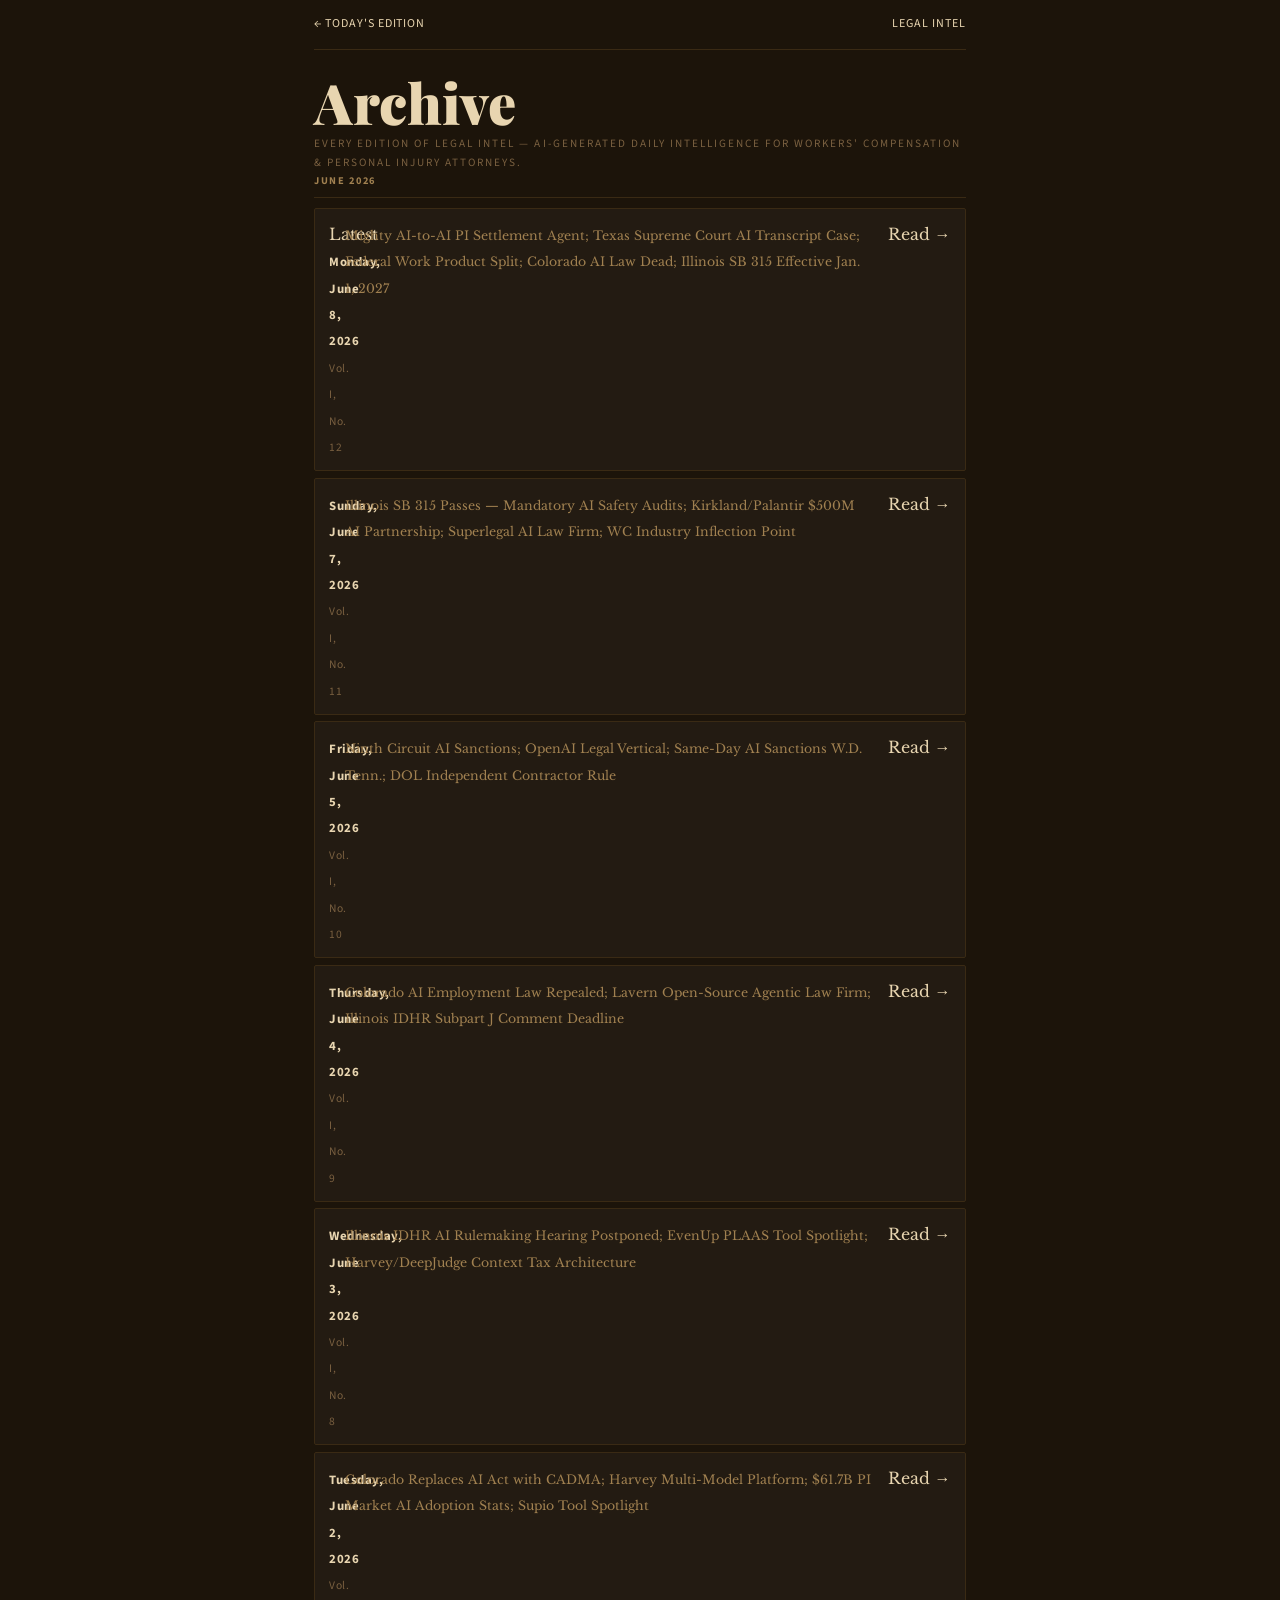
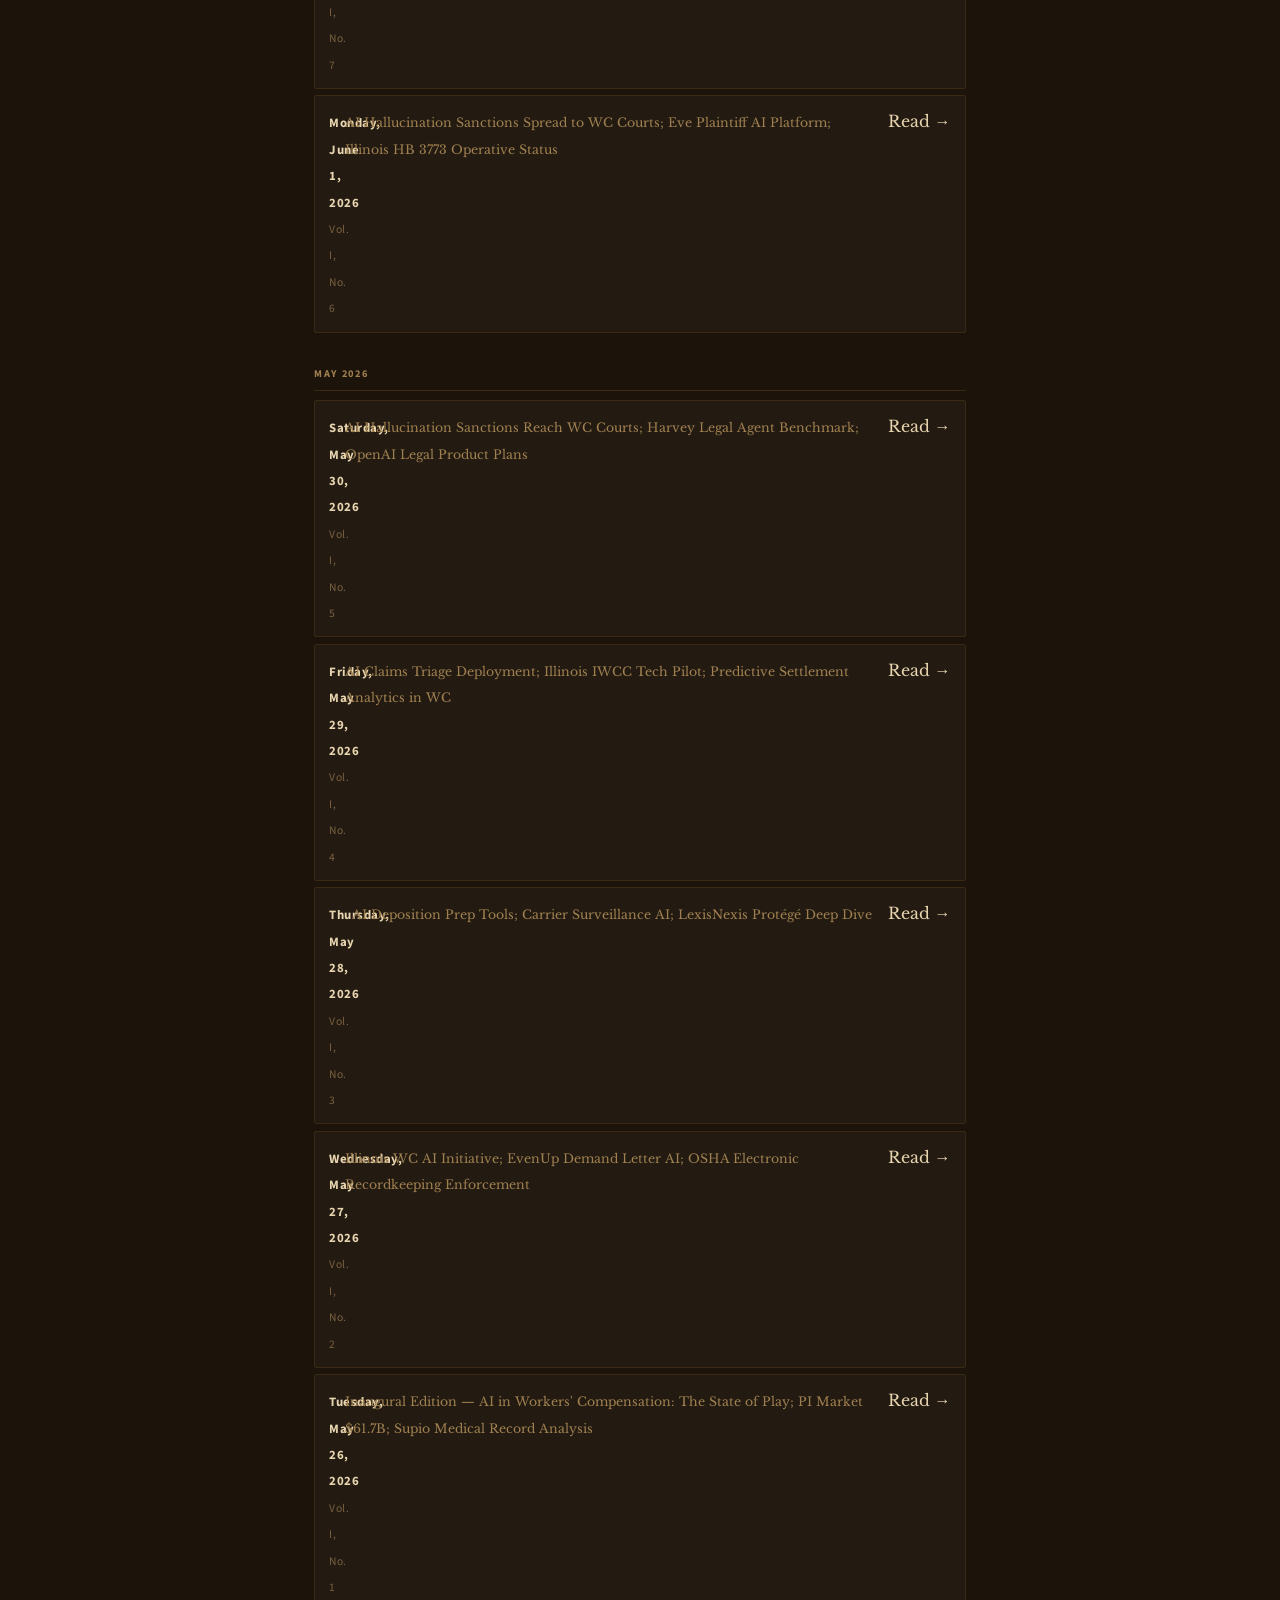
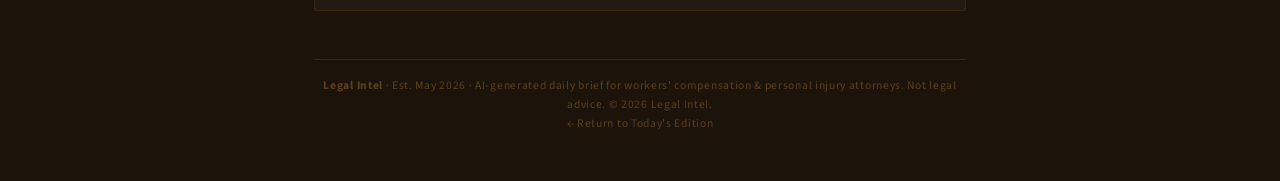
<file: archive.html>
<!DOCTYPE html>
<html lang="en">
<head>
  <meta charset="UTF-8">
  <meta name="viewport" content="width=device-width, initial-scale=1.0">
  <title>Legal Intel — Archive</title>
  <link rel="stylesheet" href="legal-intel.css">
  <link rel="preconnect" href="https://fonts.googleapis.com">
  <link rel="preconnect" href="https://fonts.gstatic.com" crossorigin>
  <link href="https://fonts.googleapis.com/css2?family=UnifrakturMaguntia&family=Playfair+Display:ital,wght@0,400;0,700;0,900;1,400;1,700&family=Libre+Baskerville:ital,wght@0,400;0,700;1,400&family=Source+Sans+3:wght@300;400;600;700&display=swap" rel="stylesheet">
</head>
<body class="archive-body">
<div class="archive-wrapper">
  <div class="archive-topnav">
    <a href="index.html" class="archive-back">← Today's Edition</a>
    <span class="archive-site-title">Legal Intel</span>
  </div>
  <header class="archive-header">
    <h1 class="archive-title">Archive</h1>
    <p class="archive-subtitle">Every edition of Legal Intel — AI-generated daily intelligence for workers' compensation &amp; personal injury attorneys.</p>
  </header>
  <div class="archive-month-group">
    <div class="archive-month-label">June 2026</div>
    <div class="archive-entry archive-latest">
      <div class="archive-entry-left">
        <span class="badge-latest">Latest</span>
        <span class="archive-entry-date">Monday, June 8, 2026</span>
        <span class="badge-vol">Vol. I, No. 12</span>
      </div>
      <div class="archive-entry-center">
        <span class="archive-entry-hed">Mighty AI-to-AI PI Settlement Agent; Texas Supreme Court AI Transcript Case; Federal Work Product Split; Colorado AI Law Dead; Illinois SB 315 Effective Jan. 1, 2027</span>
      </div>
      <div class="archive-entry-right">
        <a href="2026-06-08.html" class="archive-read-btn">Read →</a>
      </div>
    </div>
    <div class="archive-entry">
      <div class="archive-entry-left">
        <span class="archive-entry-date">Sunday, June 7, 2026</span>
        <span class="badge-vol">Vol. I, No. 11</span>
      </div>
      <div class="archive-entry-center">
        <span class="archive-entry-hed">Illinois SB 315 Passes — Mandatory AI Safety Audits; Kirkland/Palantir $500M AI Partnership; Superlegal AI Law Firm; WC Industry Inflection Point</span>
      </div>
      <div class="archive-entry-right">
        <a href="2026-06-07.html" class="archive-read-btn">Read →</a>
      </div>
    </div>
    <div class="archive-entry">
      <div class="archive-entry-left">
        <span class="archive-entry-date">Friday, June 5, 2026</span>
        <span class="badge-vol">Vol. I, No. 10</span>
      </div>
      <div class="archive-entry-center">
        <span class="archive-entry-hed">Ninth Circuit AI Sanctions; OpenAI Legal Vertical; Same-Day AI Sanctions W.D. Tenn.; DOL Independent Contractor Rule</span>
      </div>
      <div class="archive-entry-right">
        <a href="2026-06-05.html" class="archive-read-btn">Read →</a>
      </div>
    </div>
    <div class="archive-entry">
      <div class="archive-entry-left">
        <span class="archive-entry-date">Thursday, June 4, 2026</span>
        <span class="badge-vol">Vol. I, No. 9</span>
      </div>
      <div class="archive-entry-center">
        <span class="archive-entry-hed">Colorado AI Employment Law Repealed; Lavern Open-Source Agentic Law Firm; Illinois IDHR Subpart J Comment Deadline</span>
      </div>
      <div class="archive-entry-right">
        <a href="2026-06-04.html" class="archive-read-btn">Read →</a>
      </div>
    </div>
    <div class="archive-entry">
      <div class="archive-entry-left">
        <span class="archive-entry-date">Wednesday, June 3, 2026</span>
        <span class="badge-vol">Vol. I, No. 8</span>
      </div>
      <div class="archive-entry-center">
        <span class="archive-entry-hed">Illinois IDHR AI Rulemaking Hearing Postponed; EvenUp PLAAS Tool Spotlight; Harvey/DeepJudge Context Tax Architecture</span>
      </div>
      <div class="archive-entry-right">
        <a href="2026-06-03.html" class="archive-read-btn">Read →</a>
      </div>
    </div>
    <div class="archive-entry">
      <div class="archive-entry-left">
        <span class="archive-entry-date">Tuesday, June 2, 2026</span>
        <span class="badge-vol">Vol. I, No. 7</span>
      </div>
      <div class="archive-entry-center">
        <span class="archive-entry-hed">Colorado Replaces AI Act with CADMA; Harvey Multi-Model Platform; $61.7B PI Market AI Adoption Stats; Supio Tool Spotlight</span>
      </div>
      <div class="archive-entry-right">
        <a href="2026-06-02.html" class="archive-read-btn">Read →</a>
      </div>
    </div>
    <div class="archive-entry">
      <div class="archive-entry-left">
        <span class="archive-entry-date">Monday, June 1, 2026</span>
        <span class="badge-vol">Vol. I, No. 6</span>
      </div>
      <div class="archive-entry-center">
        <span class="archive-entry-hed">AI Hallucination Sanctions Spread to WC Courts; Eve Plaintiff AI Platform; Illinois HB 3773 Operative Status</span>
      </div>
      <div class="archive-entry-right">
        <a href="2026-06-01.html" class="archive-read-btn">Read →</a>
      </div>
    </div>
  </div>
  <div class="archive-month-group">
    <div class="archive-month-label">May 2026</div>
    <div class="archive-entry">
      <div class="archive-entry-left">
        <span class="archive-entry-date">Saturday, May 30, 2026</span>
        <span class="badge-vol">Vol. I, No. 5</span>
      </div>
      <div class="archive-entry-center">
        <span class="archive-entry-hed">AI Hallucination Sanctions Reach WC Courts; Harvey Legal Agent Benchmark; OpenAI Legal Product Plans</span>
      </div>
      <div class="archive-entry-right">
        <a href="2026-05-30.html" class="archive-read-btn">Read →</a>
      </div>
    </div>
    <div class="archive-entry">
      <div class="archive-entry-left">
        <span class="archive-entry-date">Friday, May 29, 2026</span>
        <span class="badge-vol">Vol. I, No. 4</span>
      </div>
      <div class="archive-entry-center">
        <span class="archive-entry-hed">AI Claims Triage Deployment; Illinois IWCC Tech Pilot; Predictive Settlement Analytics in WC</span>
      </div>
      <div class="archive-entry-right">
        <a href="2026-05-29.html" class="archive-read-btn">Read →</a>
      </div>
    </div>
    <div class="archive-entry">
      <div class="archive-entry-left">
        <span class="archive-entry-date">Thursday, May 28, 2026</span>
        <span class="badge-vol">Vol. I, No. 3</span>
      </div>
      <div class="archive-entry-center">
        <span class="archive-entry-hed">AI Deposition Prep Tools; Carrier Surveillance AI; LexisNexis Protégé Deep Dive</span>
      </div>
      <div class="archive-entry-right">
        <a href="2026-05-28.html" class="archive-read-btn">Read →</a>
      </div>
    </div>
    <div class="archive-entry">
      <div class="archive-entry-left">
        <span class="archive-entry-date">Wednesday, May 27, 2026</span>
        <span class="badge-vol">Vol. I, No. 2</span>
      </div>
      <div class="archive-entry-center">
        <span class="archive-entry-hed">Illinois WC AI Initiative; EvenUp Demand Letter AI; OSHA Electronic Recordkeeping Enforcement</span>
      </div>
      <div class="archive-entry-right">
        <a href="2026-05-27.html" class="archive-read-btn">Read →</a>
      </div>
    </div>
    <div class="archive-entry">
      <div class="archive-entry-left">
        <span class="archive-entry-date">Tuesday, May 26, 2026</span>
        <span class="badge-vol">Vol. I, No. 1</span>
      </div>
      <div class="archive-entry-center">
        <span class="archive-entry-hed">Inaugural Edition — AI in Workers' Compensation: The State of Play; PI Market $61.7B; Supio Medical Record Analysis</span>
      </div>
      <div class="archive-entry-right">
        <a href="2026-05-26.html" class="archive-read-btn">Read →</a>
      </div>
    </div>
  </div>
  <footer class="archive-footer">
    <p><strong>Legal Intel</strong> · Est. May 2026 · AI-generated daily brief for workers' compensation &amp; personal injury attorneys. Not legal advice. © 2026 Legal Intel.</p>
    <p><a href="index.html">← Return to Today's Edition</a></p>
  </footer>
</div>
</body>
</html>
</file>
<file: legal-intel.css>
/* =====================================================
   LEGAL INTEL — legal-intel.css
   External stylesheet for all editions
   ===================================================== */

/* ─── GOOGLE FONTS ──────────────────────────────────── */
@import url('https://fonts.googleapis.com/css2?family=Playfair+Display:ital,wght@0,400;0,600;0,700;0,900;1,400;1,600&family=Libre+Baskerville:ital,wght@0,400;0,700;1,400&family=Source+Sans+3:wght@300;400;600;700&display=swap');

/* ─── DESIGN TOKENS ─────────────────────────────────── */
:root {
  --parch-base:    #f5ead6;
  --parch-light:   #faf3e4;
  --parch-dark:    #e8d5b0;
  --parch-shadow:  #c8b48a;
  --parch-deep:    #a08050;

  --ink-primary:   #1a1208;
  --ink-secondary: #2c1f0f;
  --ink-tertiary:  #4a3520;
  --ink-faint:     #7a6040;

  --accent-gold:   #b8860b;
  --accent-red:    #8b1a1a;
  --accent-rule:   #c8a050;

  --font-display:  'Playfair Display', Georgia, serif;
  --font-body:     'Libre Baskerville', Georgia, serif;
  --font-sans:     'Source Sans 3', 'Helvetica Neue', sans-serif;

  --col-width:     780px;
  --nav-height:    44px;
}

/* ─── RESET ─────────────────────────────────────────── */
*, *::before, *::after { box-sizing: border-box; margin: 0; padding: 0; }
a { color: inherit; text-decoration: none; }
a:hover { text-decoration: underline; }

/* ─── BODY / BACKGROUND ─────────────────────────────── */
body {
  background-color: #d4c4a0;
  background-image:
    url("data:image/svg+xml,%3Csvg xmlns='http://www.w3.org/2000/svg' width='300' height='300'%3E%3Cfilter id='n'%3E%3CfeTurbulence type='fractalNoise' baseFrequency='0.75' numOctaves='4' stitchTiles='stitch'/%3E%3C/filter%3E%3Crect width='300' height='300' filter='url(%23n)' opacity='0.08'/%3E%3C/svg%3E"),
    repeating-linear-gradient(
      102deg,
      transparent,
      transparent 38px,
      rgba(100,70,20,0.018) 38px,
      rgba(100,70,20,0.018) 39px
    );
  font-family: var(--font-body);
  color: var(--ink-primary);
  line-height: 1.65;
  min-height: 100vh;
}

/* archive body override */
body.archive-body {
  background-color: #1c140a;
  background-image: none;
  color: #e8d5b0;
}

/* ─── EDITION NAV BAR — STICKY ──────────────────────── */
.edition-nav {
  position: sticky;
  top: 0;
  z-index: 200;

  display: flex;
  align-items: center;
  justify-content: space-between;
  gap: 1rem;
  padding: 0 1.5rem;
  height: var(--nav-height);

  background-color: var(--ink-primary);
  background-image:
    url("data:image/svg+xml,%3Csvg xmlns='http://www.w3.org/2000/svg' width='200' height='200'%3E%3Cfilter id='n'%3E%3CfeTurbulence type='fractalNoise' baseFrequency='0.9' numOctaves='3' stitchTiles='stitch'/%3E%3C/filter%3E%3Crect width='200' height='200' filter='url(%23n)' opacity='0.06'/%3E%3C/svg%3E");
  border-bottom: 2px solid var(--accent-gold);
  box-shadow: 0 2px 12px rgba(0,0,0,0.45);

  font-family: var(--font-sans);
  font-size: 0.78rem;
  font-weight: 600;
  letter-spacing: 0.07em;
  text-transform: uppercase;
}

.nav-link {
  color: var(--accent-gold);
  transition: color 0.15s, opacity 0.15s;
}
.nav-link:hover {
  color: #e8c84a;
  text-decoration: none;
  opacity: 0.9;
}

.nav-archive {
  color: #c8b48a;
  font-size: 0.75rem;
  letter-spacing: 0.1em;
  transition: color 0.15s;
}
.nav-archive:hover {
  color: var(--accent-gold);
  text-decoration: none;
}

.nav-disabled {
  color: #5a4a30;
  cursor: default;
  font-size: 0.78rem;
  font-weight: 600;
  letter-spacing: 0.07em;
  text-transform: uppercase;
}

/* ─── PAGE WRAPPER ──────────────────────────────────── */
.page-wrapper {
  max-width: var(--col-width);
  margin: 0 auto;
  background-color: var(--parch-light);
  background-image:
    url("data:image/svg+xml,%3Csvg xmlns='http://www.w3.org/2000/svg' width='300' height='300'%3E%3Cfilter id='n'%3E%3CfeTurbulence type='fractalNoise' baseFrequency='0.8' numOctaves='4' stitchTiles='stitch'/%3E%3C/filter%3E%3Crect width='300' height='300' filter='url(%23n)' opacity='0.06'/%3E%3C/svg%3E");
  border-left:  1px solid var(--parch-shadow);
  border-right: 1px solid var(--parch-shadow);
  box-shadow: 0 0 40px rgba(100,70,20,0.18);
  min-height: 100vh;
}

/* ─── MASTHEAD ───────────────────────────────────────── */
.paper-masthead {
  text-align: center;
  padding: 2.5rem 2rem 1.2rem;
  border-bottom: 3px double var(--accent-rule);
}

.masthead-top-rule {
  height: 3px;
  background: linear-gradient(90deg, transparent, var(--accent-gold) 20%, var(--ink-primary) 50%, var(--accent-gold) 80%, transparent);
  margin-bottom: 0.8rem;
  animation: ruleExpand 1s ease-out forwards;
  transform-origin: center;
}

@keyframes ruleExpand {
  from { transform: scaleX(0); opacity: 0; }
  to   { transform: scaleX(1); opacity: 1; }
}

.tagline-above {
  font-family: var(--font-sans);
  font-size: 0.68rem;
  letter-spacing: 0.18em;
  text-transform: uppercase;
  color: var(--ink-faint);
  margin-bottom: 0.4rem;
  animation: taglineFade 0.8s 0.3s ease both;
}

@keyframes taglineFade {
  from { opacity: 0; letter-spacing: 0.35em; }
  to   { opacity: 1; letter-spacing: 0.18em; }
}

.pub-title {
  font-family: var(--font-display);
  font-size: 5rem;
  font-weight: 900;
  letter-spacing: -0.02em;
  color: var(--ink-primary);
  line-height: 1;
  animation: mastExpand 0.9s 0.15s cubic-bezier(0.22,1,0.36,1) both;
}

@keyframes mastExpand {
  from { opacity: 0; transform: scaleY(0.85); }
  to   { opacity: 1; transform: scaleY(1); }
}

.masthead-meta {
  margin-top: 0.6rem;
  font-family: var(--font-sans);
  font-size: 0.72rem;
  letter-spacing: 0.1em;
  text-transform: uppercase;
  color: var(--ink-tertiary);
}
.meta-item { display: inline; }
.meta-divider { margin: 0 0.5rem; color: var(--parch-deep); }

.masthead-rule {
  height: 1px;
  background: var(--accent-rule);
  margin-top: 1rem;
}

/* ─── MAIN CONTENT AREA ─────────────────────────────── */
.paper-main { padding: 0 2rem 3rem; }

/* ─── SECTION LABELS ────────────────────────────────── */
.section-label {
  font-family: var(--font-sans);
  font-size: 0.65rem;
  font-weight: 700;
  letter-spacing: 0.16em;
  text-transform: uppercase;
  color: var(--ink-faint);
  padding: 1.4rem 2rem 0.4rem;
  border-top: 1px solid var(--parch-shadow);
}

.section-rule {
  height: 1px;
  background: var(--parch-shadow);
  margin: 0 2rem;
}

/* ─── ABOVE THE FOLD ────────────────────────────────── */
.above-fold {
  padding: 0.8rem 2rem 1.4rem;
}

.lead-headline {
  font-family: var(--font-display);
  font-size: 2rem;
  font-weight: 900;
  line-height: 1.18;
  color: var(--ink-primary);
  margin-bottom: 0.8rem;
}

.lead-body p {
  font-family: var(--font-body);
  font-size: 0.96rem;
  line-height: 1.72;
  color: var(--ink-secondary);
  margin-bottom: 0.7rem;
}

.drop-cap {
  float: left;
  font-family: var(--font-display);
  font-size: 4.2rem;
  font-weight: 900;
  line-height: 0.78;
  margin-right: 0.12em;
  margin-top: 0.08em;
  color: var(--accent-red);
}

.reporters-take {
  font-family: var(--font-sans);
  font-size: 0.83rem;
  color: var(--ink-tertiary);
  border-left: 3px solid var(--accent-gold);
  padding: 0.5rem 0.8rem;
  margin-top: 0.8rem;
  background: rgba(184,134,11,0.06);
  font-style: italic;
}

/* ─── HEADLINES ─────────────────────────────────────── */
.headlines-section { padding: 0.8rem 2rem 1.2rem; }

.headline-item {
  display: flex;
  gap: 0.6rem;
  margin-bottom: 0.9rem;
  padding-bottom: 0.9rem;
  border-bottom: 1px solid var(--parch-dark);
  animation-fill-mode: both;
}
.headline-item:last-child { border-bottom: none; margin-bottom: 0; }

.hed-bullet {
  color: var(--accent-gold);
  font-size: 0.85rem;
  flex-shrink: 0;
  padding-top: 0.08rem;
}

.hed-content {
  font-family: var(--font-body);
  font-size: 0.88rem;
  line-height: 1.62;
  color: var(--ink-secondary);
}
.hed-content strong { color: var(--ink-primary); }
.hed-content em { color: var(--ink-tertiary); }
.hed-content a { color: var(--accent-gold); font-family: var(--font-sans); font-size: 0.78rem; }

/* ─── TOOL SPOTLIGHT ────────────────────────────────── */
.tool-spotlight { padding: 0.8rem 2rem 1.2rem; }

.tool-card {
  background: var(--parch-dark);
  border: 1px solid var(--parch-shadow);
  border-top: 3px solid var(--accent-gold);
  padding: 1.2rem 1.4rem;
}

.tool-name {
  font-family: var(--font-display);
  font-size: 1.5rem;
  font-weight: 900;
  color: var(--ink-primary);
  letter-spacing: -0.01em;
  margin-bottom: 0.8rem;
}

.tool-table { margin-bottom: 0.9rem; }

.tool-row {
  display: grid;
  grid-template-columns: 100px 1fr;
  gap: 0.5rem;
  margin-bottom: 0.5rem;
  font-size: 0.86rem;
  line-height: 1.55;
}

.tool-label {
  font-family: var(--font-sans);
  font-weight: 700;
  font-size: 0.7rem;
  text-transform: uppercase;
  letter-spacing: 0.1em;
  color: var(--ink-faint);
  padding-top: 0.12rem;
}

.tool-val {
  font-family: var(--font-body);
  color: var(--ink-secondary);
}
.tool-val strong { color: var(--ink-primary); }

.tool-link a {
  font-family: var(--font-sans);
  font-size: 0.8rem;
  font-weight: 700;
  color: var(--accent-gold);
  letter-spacing: 0.06em;
}

/* ─── AGENTIC CORNER ────────────────────────────────── */
.agentic-section { padding: 0.8rem 2rem 1.2rem; }

.agentic-hed {
  font-family: var(--font-display);
  font-size: 1.25rem;
  font-weight: 700;
  font-style: italic;
  color: var(--ink-primary);
  margin-bottom: 0.7rem;
  line-height: 1.3;
}

.agentic-section p {
  font-family: var(--font-body);
  font-size: 0.88rem;
  line-height: 1.7;
  color: var(--ink-secondary);
  margin-bottom: 0.65rem;
}
.agentic-section p strong { color: var(--ink-primary); }

/* ─── CASE LAW & REGULATORY ─────────────────────────── */
.caselaw-section { padding: 0.8rem 2rem 1.2rem; }

.caselaw-grid {
  display: grid;
  grid-template-columns: repeat(3, 1fr);
  gap: 1rem;
}

.caselaw-card {
  background: var(--parch-dark);
  border: 1px solid var(--parch-shadow);
  padding: 0.9rem 1rem;
}

.caselaw-card-label {
  font-family: var(--font-sans);
  font-size: 0.62rem;
  font-weight: 700;
  letter-spacing: 0.12em;
  text-transform: uppercase;
  color: var(--accent-red);
  margin-bottom: 0.35rem;
}

.caselaw-card h4 {
  font-family: var(--font-display);
  font-size: 0.95rem;
  font-weight: 700;
  color: var(--ink-primary);
  line-height: 1.25;
  margin-bottom: 0.5rem;
}

.caselaw-card p {
  font-family: var(--font-body);
  font-size: 0.81rem;
  line-height: 1.62;
  color: var(--ink-secondary);
  margin-bottom: 0.5rem;
}
.caselaw-card p:last-child { margin-bottom: 0; }
.caselaw-card p strong { color: var(--ink-primary); }

.caselaw-angle {
  border-left: 2px solid var(--accent-gold);
  padding-left: 0.6rem;
  font-style: italic;
  color: var(--ink-tertiary) !important;
  font-size: 0.79rem !important;
}

/* ─── ILLINOIS SPOTLIGHT ────────────────────────────── */
.illinois-section { padding: 0.8rem 2rem 1.2rem; }

.illinois-intro {
  font-family: var(--font-sans);
  font-size: 0.75rem;
  color: var(--ink-faint);
  letter-spacing: 0.06em;
  margin-bottom: 0.9rem;
  font-style: italic;
}

.il-item {
  margin-bottom: 1rem;
  padding-bottom: 1rem;
  border-bottom: 1px solid var(--parch-dark);
  padding-left: 0.8rem;
  border-left: 3px solid var(--accent-red);
}
.il-item:last-child { border-bottom: none; margin-bottom: 0; }

.il-tag {
  display: inline-block;
  font-family: var(--font-sans);
  font-size: 0.6rem;
  font-weight: 700;
  letter-spacing: 0.12em;
  text-transform: uppercase;
  padding: 0.15rem 0.4rem;
  border-radius: 2px;
  margin-bottom: 0.35rem;
}

.il-tag-wc  { background: #2a4a2a; color: #a8d4a8; }
.il-tag-pi  { background: #4a2a1a; color: #d4a898; }

.il-item h4 {
  font-family: var(--font-display);
  font-size: 0.98rem;
  font-weight: 700;
  color: var(--ink-primary);
  margin-bottom: 0.45rem;
  line-height: 1.25;
}

.il-item p {
  font-family: var(--font-body);
  font-size: 0.85rem;
  line-height: 1.65;
  color: var(--ink-secondary);
}
.il-item p strong { color: var(--ink-primary); }
.il-item em { color: var(--ink-tertiary); font-style: italic; }

/* ─── MEDICAL & EXPERT ──────────────────────────────── */
.medical-section { padding: 0.8rem 2rem 1.2rem; }

.med-item {
  margin-bottom: 0.9rem;
  padding-bottom: 0.9rem;
  border-bottom: 1px solid var(--parch-dark);
}
.med-item:last-child { border-bottom: none; margin-bottom: 0; }

.med-item h4 {
  font-family: var(--font-display);
  font-size: 1rem;
  font-weight: 700;
  color: var(--ink-primary);
  margin-bottom: 0.45rem;
}

.med-item p {
  font-family: var(--font-body);
  font-size: 0.87rem;
  line-height: 1.68;
  color: var(--ink-secondary);
}
.med-item p strong { color: var(--ink-primary); }
.med-item em { font-style: italic; }

/* ─── RESOURCE OF THE DAY ───────────────────────────── */
.resource-section { padding: 0.8rem 2rem 1.2rem; }

.resource-card {
  background: var(--parch-dark);
  border: 1px solid var(--parch-shadow);
  border-left: 4px solid var(--accent-gold);
  padding: 1rem 1.2rem;
}

.resource-title {
  font-family: var(--font-display);
  font-size: 1.1rem;
  font-weight: 700;
  color: var(--ink-primary);
  margin-bottom: 0.2rem;
}

.resource-meta {
  font-family: var(--font-sans);
  font-size: 0.7rem;
  color: var(--ink-faint);
  letter-spacing: 0.06em;
  margin-bottom: 0.6rem;
}

.resource-card p {
  font-family: var(--font-body);
  font-size: 0.87rem;
  line-height: 1.65;
  color: var(--ink-secondary);
  margin-bottom: 0.6rem;
}

.resource-link {
  font-family: var(--font-sans);
  font-size: 0.78rem;
  font-weight: 700;
  color: var(--accent-gold);
}

/* ─── EDITOR'S DISPATCH ─────────────────────────────── */
.dispatch-section { padding: 0.8rem 2rem 1.2rem; }

.dispatch-item {
  display: flex;
  gap: 1rem;
  margin-bottom: 1rem;
  padding-bottom: 1rem;
  border-bottom: 1px solid var(--parch-dark);
}
.dispatch-item:last-child { border-bottom: none; margin-bottom: 0; }

.dispatch-num {
  font-family: var(--font-display);
  font-size: 2rem;
  font-weight: 900;
  color: var(--parch-shadow);
  line-height: 1;
  flex-shrink: 0;
  width: 2rem;
  text-align: right;
  padding-top: 0.1rem;
}

.dispatch-text {
  font-family: var(--font-body);
  font-size: 0.88rem;
  line-height: 1.7;
  color: var(--ink-secondary);
}
.dispatch-text strong { color: var(--ink-primary); }

/* ─── DAILY TRIO ────────────────────────────────────── */
.daily-trio {
  display: grid;
  grid-template-columns: repeat(3, 1fr);
  gap: 1rem;
  padding: 0.5rem 2rem 1.4rem;
}

.daily-item {
  background: var(--parch-dark);
  border: 1px solid var(--parch-shadow);
  padding: 0.8rem 0.9rem;
}

.daily-label {
  font-family: var(--font-sans);
  font-size: 0.65rem;
  font-weight: 700;
  text-transform: uppercase;
  letter-spacing: 0.1em;
  color: var(--accent-gold);
  margin-bottom: 0.4rem;
}

.daily-text {
  font-family: var(--font-body);
  font-size: 0.8rem;
  line-height: 1.6;
  color: var(--ink-secondary);
}
.daily-text strong { color: var(--ink-primary); }
.daily-text em { font-style: italic; }

/* ─── SCROLL REVEAL ─────────────────────────────────── */
.reveal-ready {
  opacity: 0;
  transform: translateY(16px);
  transition: opacity 0.55s ease, transform 0.55s ease;
}
.reveal-ready.in-view {
  opacity: 1;
  transform: translateY(0);
}

/* ─── FOOTER ────────────────────────────────────────── */
.paper-footer {
  display: flex;
  justify-content: space-between;
  align-items: flex-start;
  padding: 1.2rem 2rem;
  border-top: 3px double var(--accent-rule);
  font-family: var(--font-sans);
  font-size: 0.72rem;
  color: var(--ink-faint);
  line-height: 1.55;
  background: var(--parch-dark);
}

.footer-legal {
  text-align: right;
  font-size: 0.65rem;
  color: var(--parch-deep);
}

/* ─── ARCHIVE PAGE ──────────────────────────────────── */
.archive-wrapper {
  max-width: 700px;
  margin: 0 auto;
  padding: 0 1.5rem 3rem;
}

.archive-topnav {
  display: flex;
  align-items: center;
  justify-content: space-between;
  padding: 0.9rem 0;
  border-bottom: 1px solid #3a2a14;
  margin-bottom: 1.5rem;
  font-family: var(--font-sans);
  font-size: 0.75rem;
  letter-spacing: 0.08em;
  text-transform: uppercase;
}

.archive-home-link {
  color: var(--accent-gold);
  font-weight: 700;
}
.archive-home-link:hover { color: #e8c84a; text-decoration: none; }

.archive-nav-title {
  color: #7a6040;
  letter-spacing: 0.14em;
}

.archive-masthead {
  text-align: center;
  padding: 1.5rem 0 1rem;
}

.archive-title {
  font-family: var(--font-display);
  font-size: 3.5rem;
  font-weight: 900;
  color: #e8d5b0;
  line-height: 1;
}

.archive-subtitle {
  font-family: var(--font-sans);
  font-size: 0.7rem;
  letter-spacing: 0.18em;
  text-transform: uppercase;
  color: #7a6040;
  margin-top: 0.35rem;
}

.archive-rule {
  height: 2px;
  background: linear-gradient(90deg, transparent, var(--accent-gold), transparent);
  margin-top: 1rem;
}

.archive-intro {
  font-family: var(--font-sans);
  font-size: 0.72rem;
  color: #7a6040;
  letter-spacing: 0.06em;
  text-align: center;
  margin: 0.8rem 0 1.5rem;
}

.archive-month-group { margin-bottom: 2rem; }

.archive-month-label {
  font-family: var(--font-sans);
  font-size: 0.65rem;
  font-weight: 700;
  letter-spacing: 0.16em;
  text-transform: uppercase;
  color: #a08050;
  padding-bottom: 0.5rem;
  border-bottom: 1px solid #3a2a14;
  margin-bottom: 0.6rem;
}

.archive-entry {
  display: flex;
  align-items: flex-start;
  justify-content: space-between;
  gap: 1rem;
  padding: 0.75rem 0.9rem;
  margin-bottom: 0.4rem;
  background: rgba(255,255,255,0.03);
  border: 1px solid #3a2a14;
  border-radius: 2px;
  transition: background 0.15s, border-color 0.15s;
  text-decoration: none;
}
.archive-entry:hover {
  background: rgba(184,134,11,0.08);
  border-color: var(--accent-gold);
  text-decoration: none;
}

.archive-entry-latest {
  border-color: var(--accent-gold);
  background: rgba(184,134,11,0.06);
}

.archive-entry-left { flex: 1; min-width: 0; }

.archive-entry-date {
  font-family: var(--font-sans);
  font-size: 0.8rem;
  font-weight: 700;
  color: #e8d5b0;
  letter-spacing: 0.04em;
  margin-bottom: 0.2rem;
}

.archive-entry-hed {
  font-family: var(--font-body);
  font-size: 0.78rem;
  color: #a08050;
  line-height: 1.45;
}

.archive-entry-right {
  display: flex;
  flex-direction: column;
  align-items: flex-end;
  gap: 0.25rem;
  flex-shrink: 0;
}

.archive-badge-latest {
  background: var(--accent-gold);
  color: var(--ink-primary);
  font-family: var(--font-sans);
  font-size: 0.6rem;
  font-weight: 700;
  letter-spacing: 0.1em;
  text-transform: uppercase;
  padding: 0.15rem 0.45rem;
  border-radius: 2px;
}

.archive-badge-inaugural {
  background: var(--accent-red);
  color: #f5ead6;
  font-family: var(--font-sans);
  font-size: 0.6rem;
  font-weight: 700;
  letter-spacing: 0.1em;
  text-transform: uppercase;
  padding: 0.15rem 0.45rem;
  border-radius: 2px;
}

.badge-vol {
  color: var(--ink-faint);
  font-family: var(--font-sans);
  font-size: 0.72rem;
  letter-spacing: 0.04em;
}

/* archive page .badge-vol in dark context */
body.archive-body .badge-vol { color: #7a6040; }

.read-btn {
  color: var(--accent-gold);
  font-family: var(--font-sans);
  font-size: 0.78rem;
  font-weight: 700;
  white-space: nowrap;
}

.archive-footer {
  text-align: center;
  margin-top: 3rem;
  padding-top: 1rem;
  border-top: 1px solid #3a2a14;
  font-family: var(--font-sans);
  font-size: 0.72rem;
  color: #5a4020;
  letter-spacing: 0.06em;
}

/* ─── RESPONSIVE ────────────────────────────────────── */
@media (max-width: 600px) {
  .page-wrapper { border: none; box-shadow: none; }
  .paper-masthead, .above-fold, .headlines-section, .tool-spotlight,
  .agentic-section, .caselaw-section, .illinois-section, .medical-section,
  .resource-section, .dispatch-section { padding-left: 1rem; padding-right: 1rem; }
  .section-label, .section-rule { padding-left: 1rem; margin-left: 0; margin-right: 0; }
  .section-rule { margin: 0; }
  .daily-trio { grid-template-columns: 1fr; padding: 0.5rem 1rem 1.4rem; }
  .caselaw-grid { grid-template-columns: 1fr; }
  .tool-row { grid-template-columns: 80px 1fr; }
  .paper-footer { flex-direction: column; gap: 0.5rem; padding: 1rem; }
  .footer-legal { text-align: left; }
  .pub-title { font-size: 3rem; }
  .edition-nav { padding: 0 1rem; font-size: 0.72rem; }
  .dispatch-item { flex-direction: column; gap: 0.3rem; }
  .dispatch-num { font-size: 1.2rem; width: auto; text-align: left; }
}

/* ─── PRINT ─────────────────────────────────────────── */
@media print {
  body { background: #fff; background-image: none; }
  .edition-nav { display: none; }
  .page-wrapper { box-shadow: none; border: none; }
}
</file>
